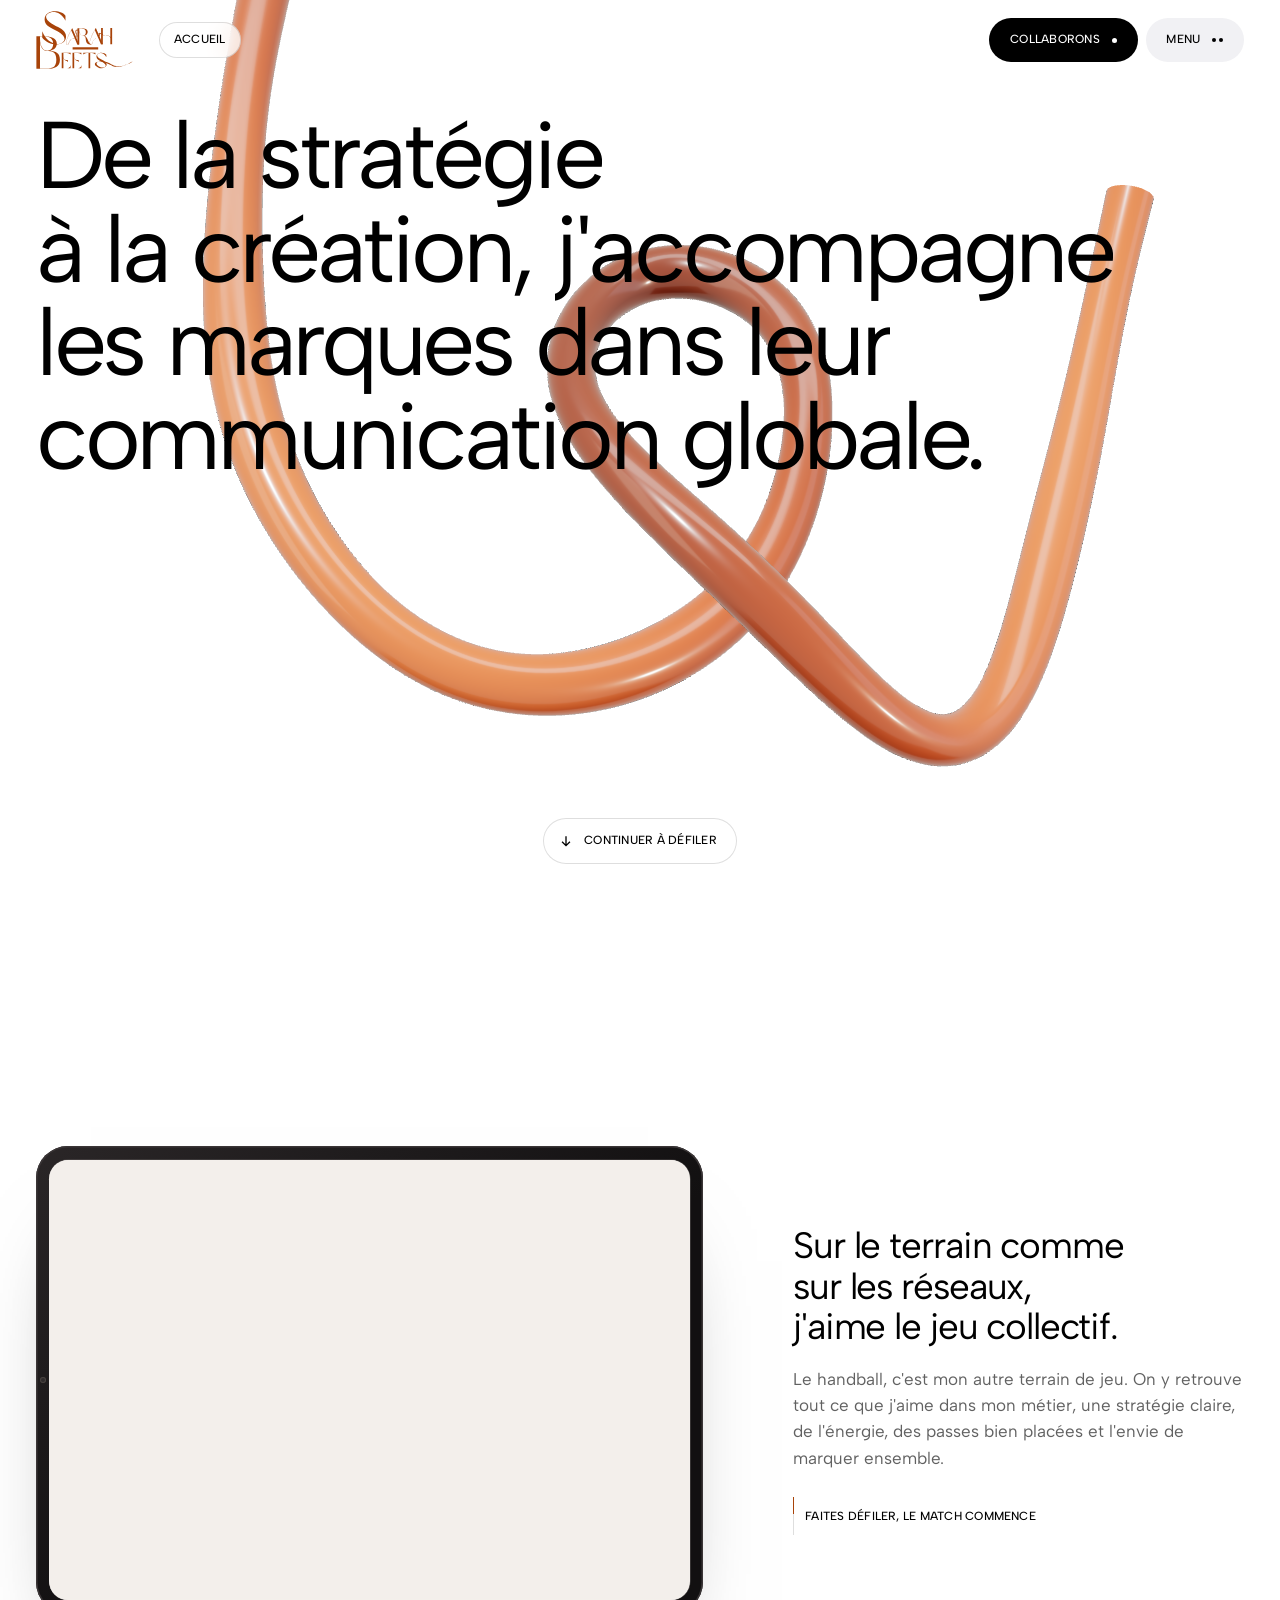
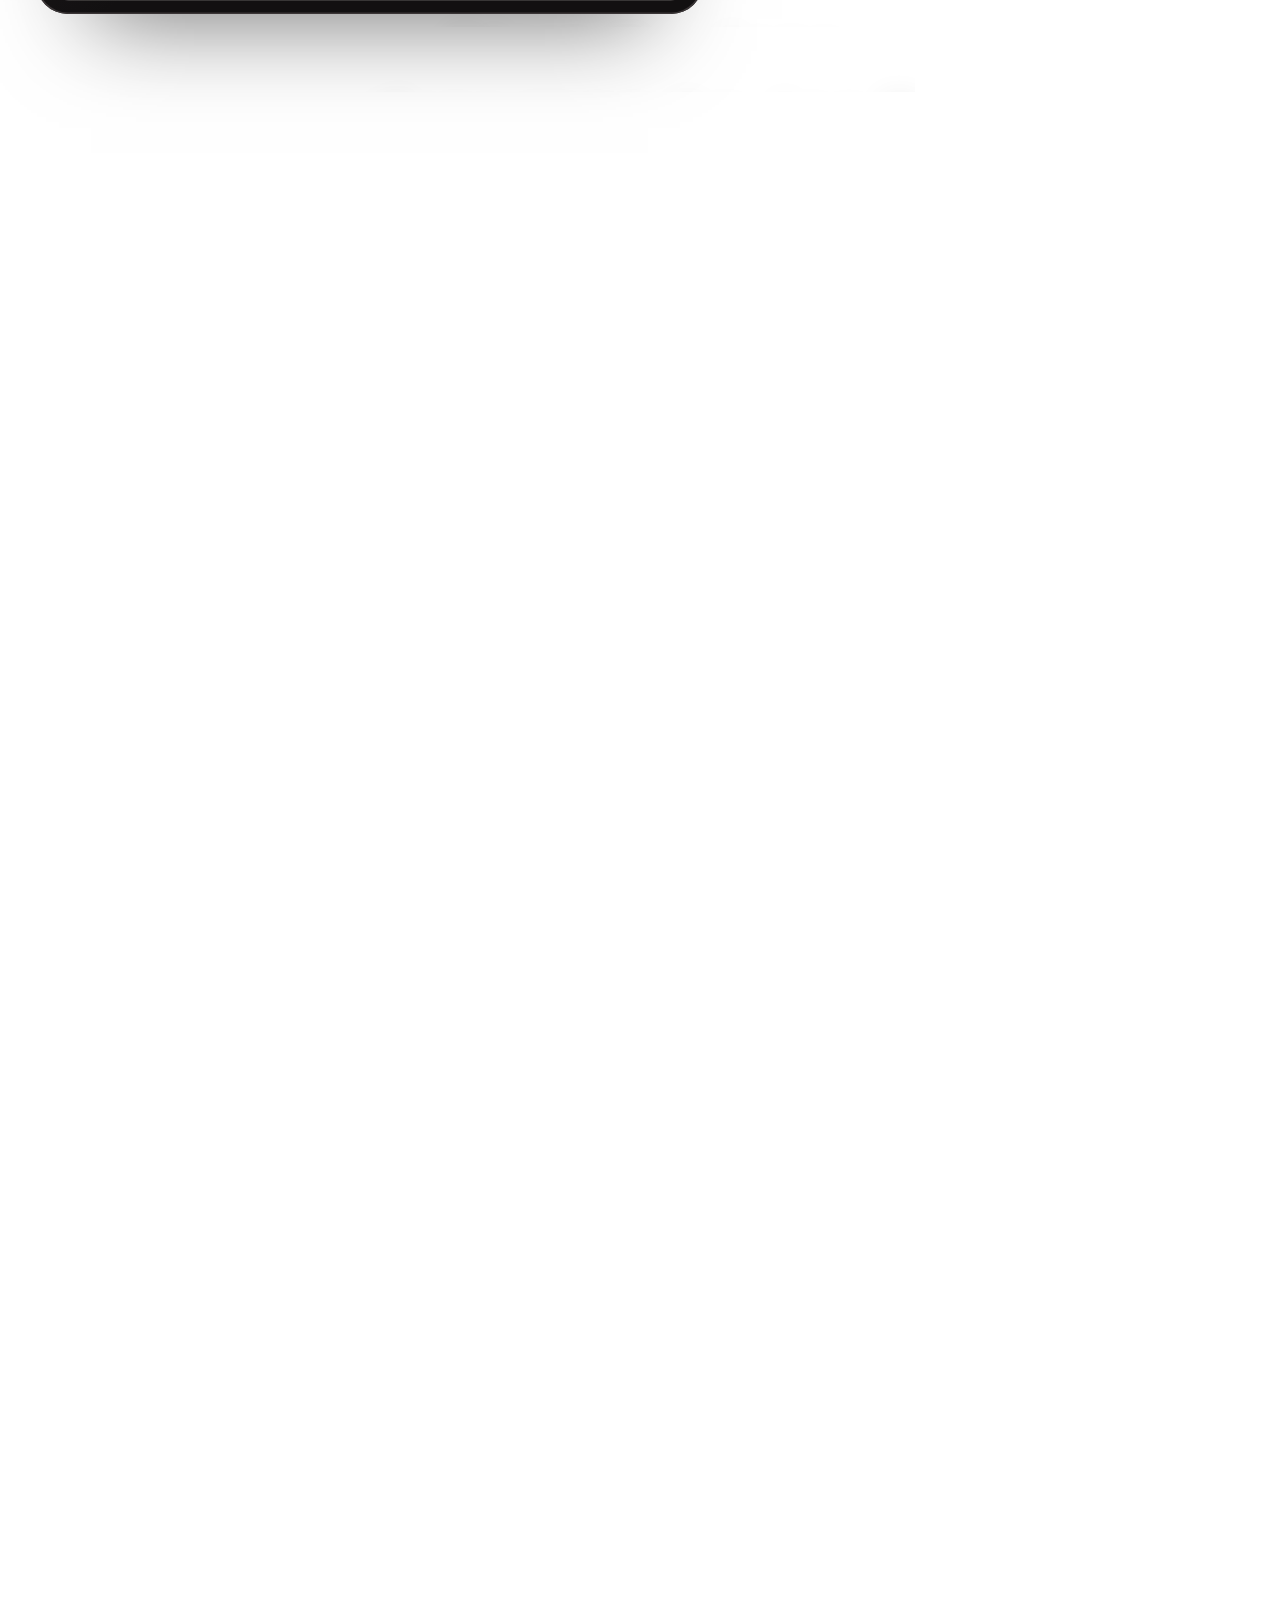
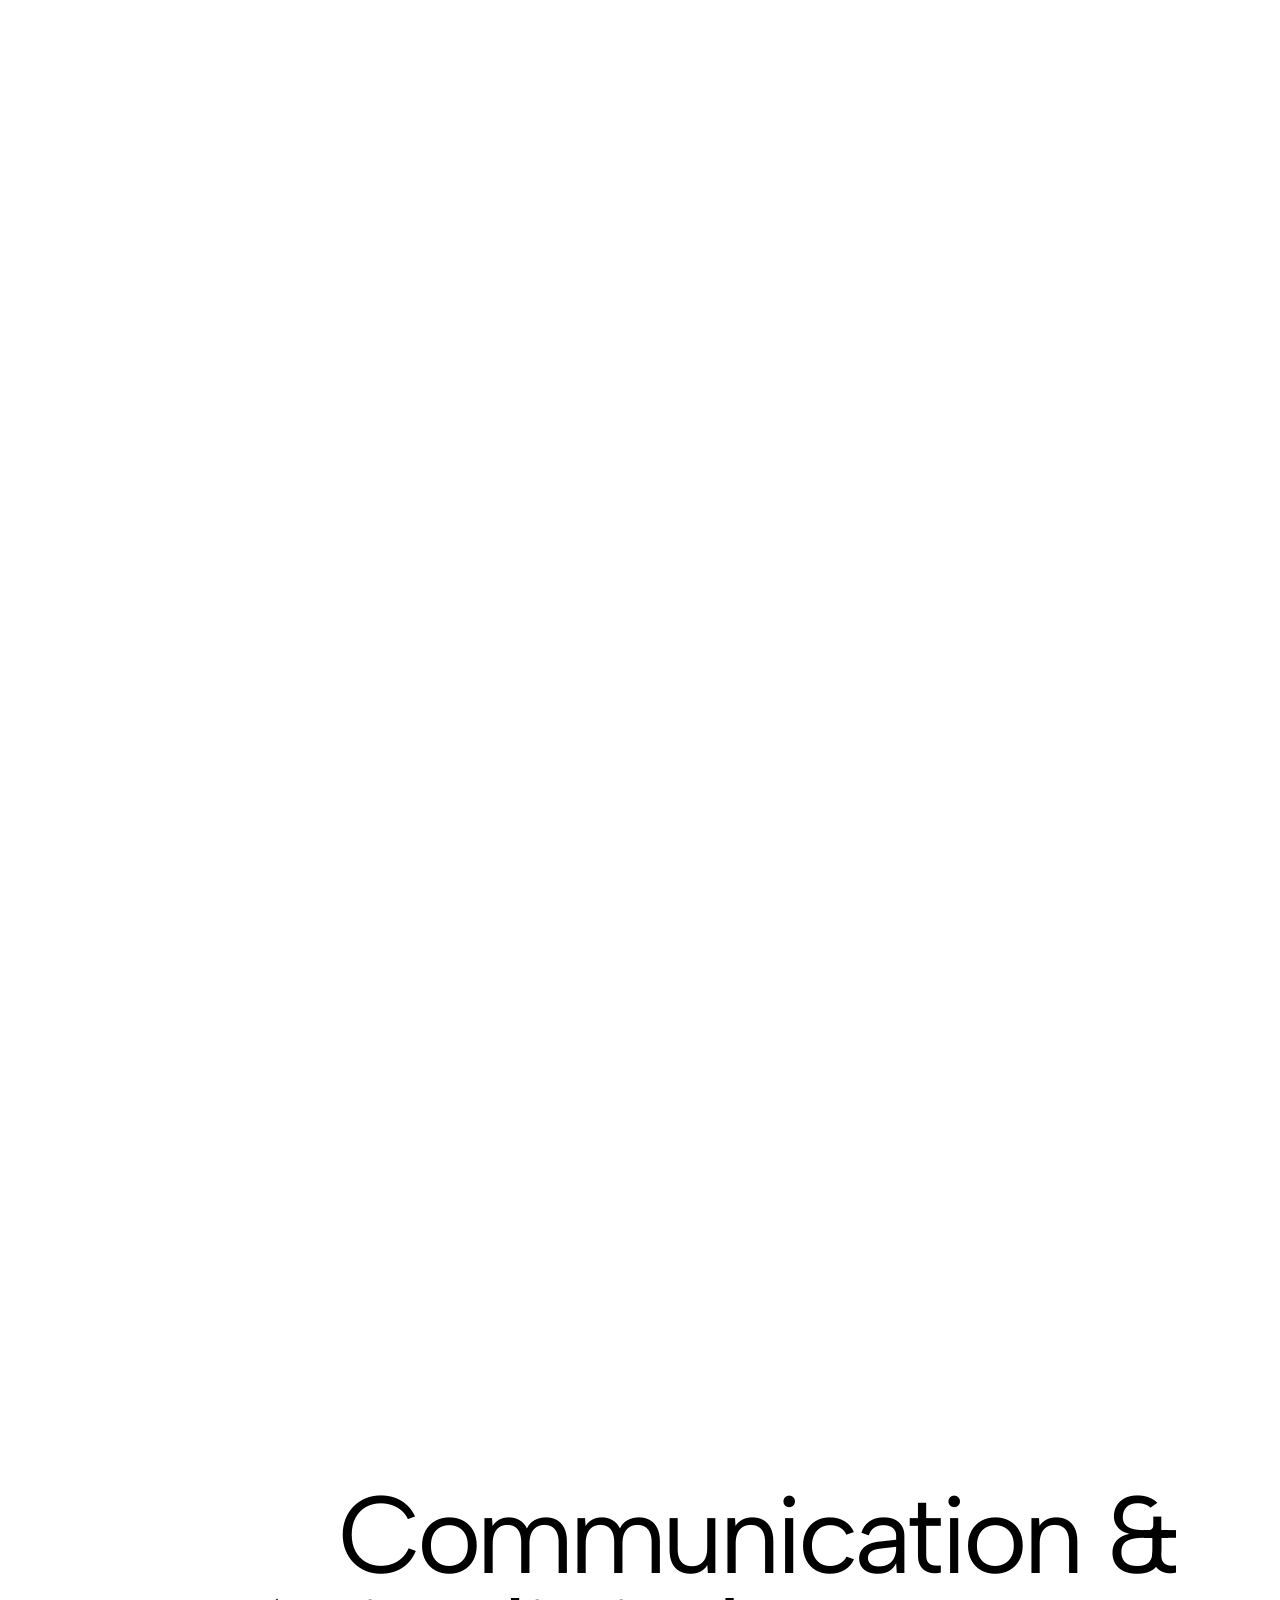
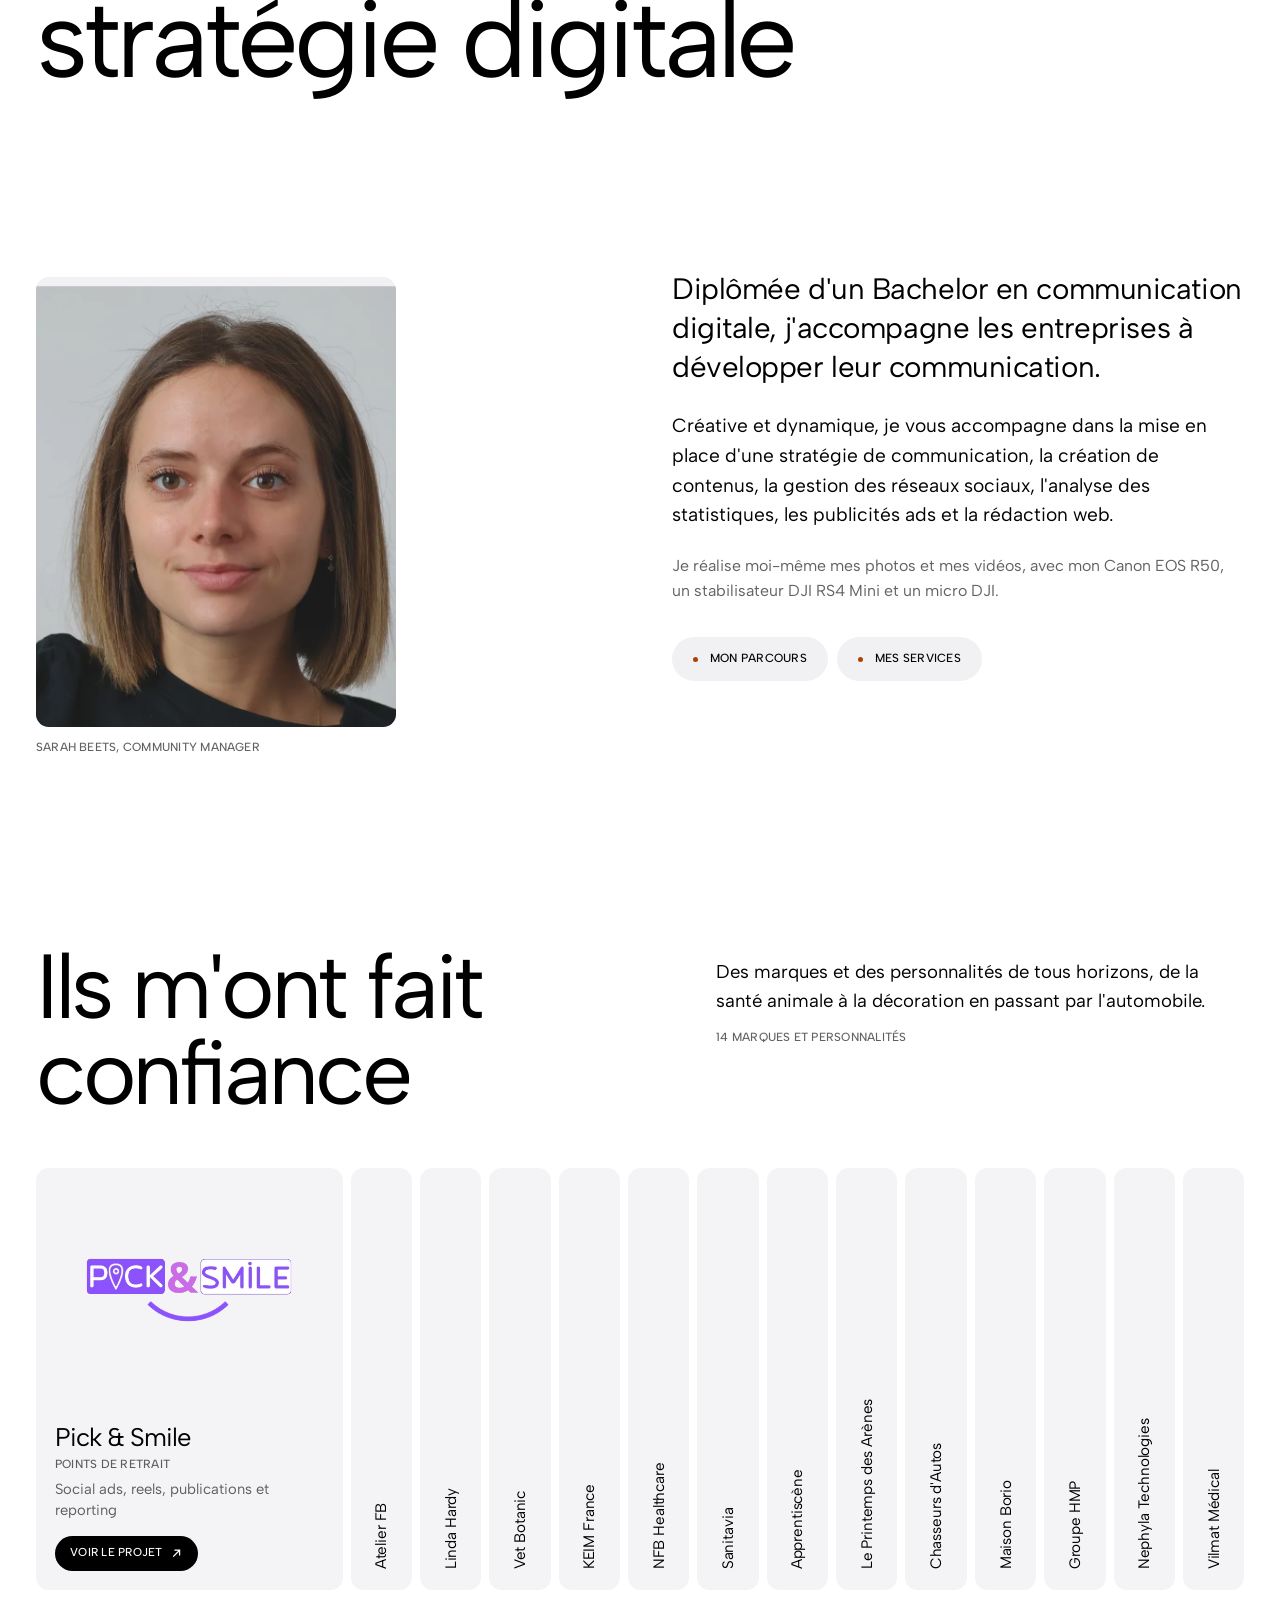
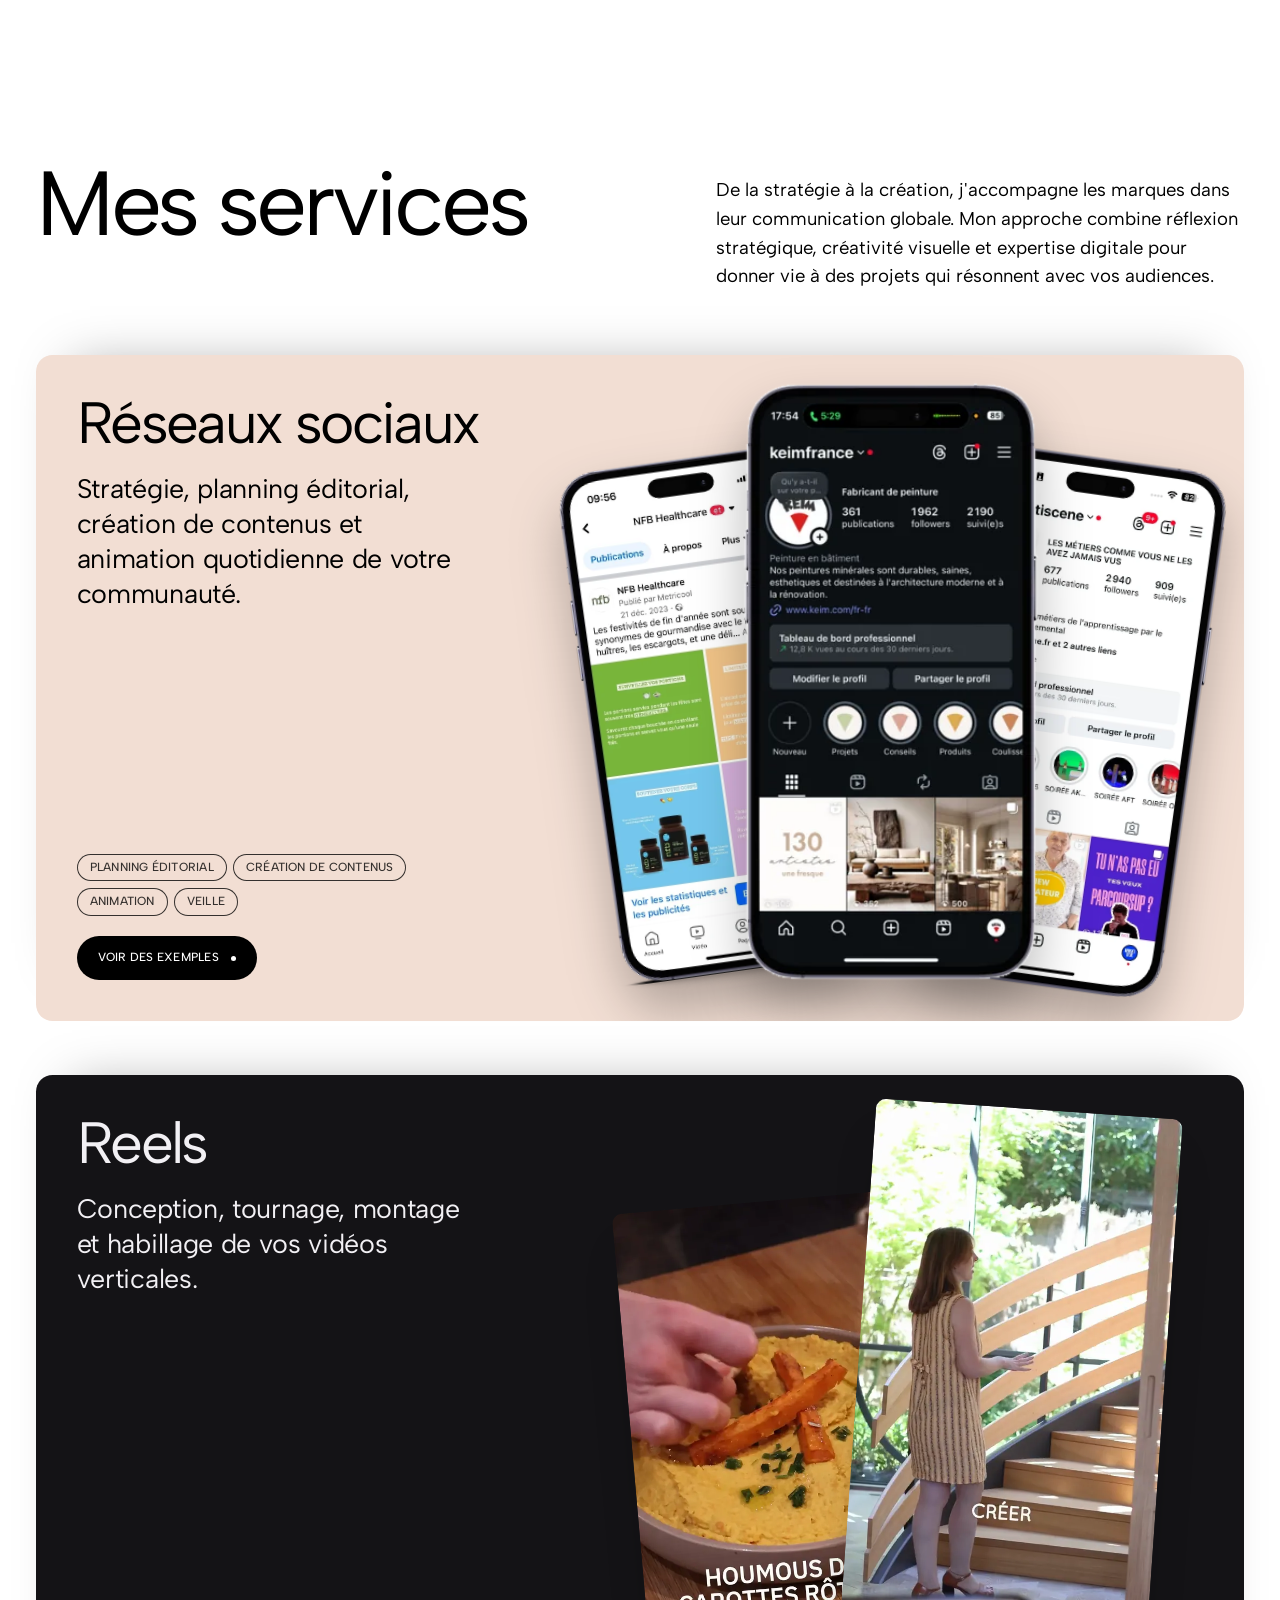
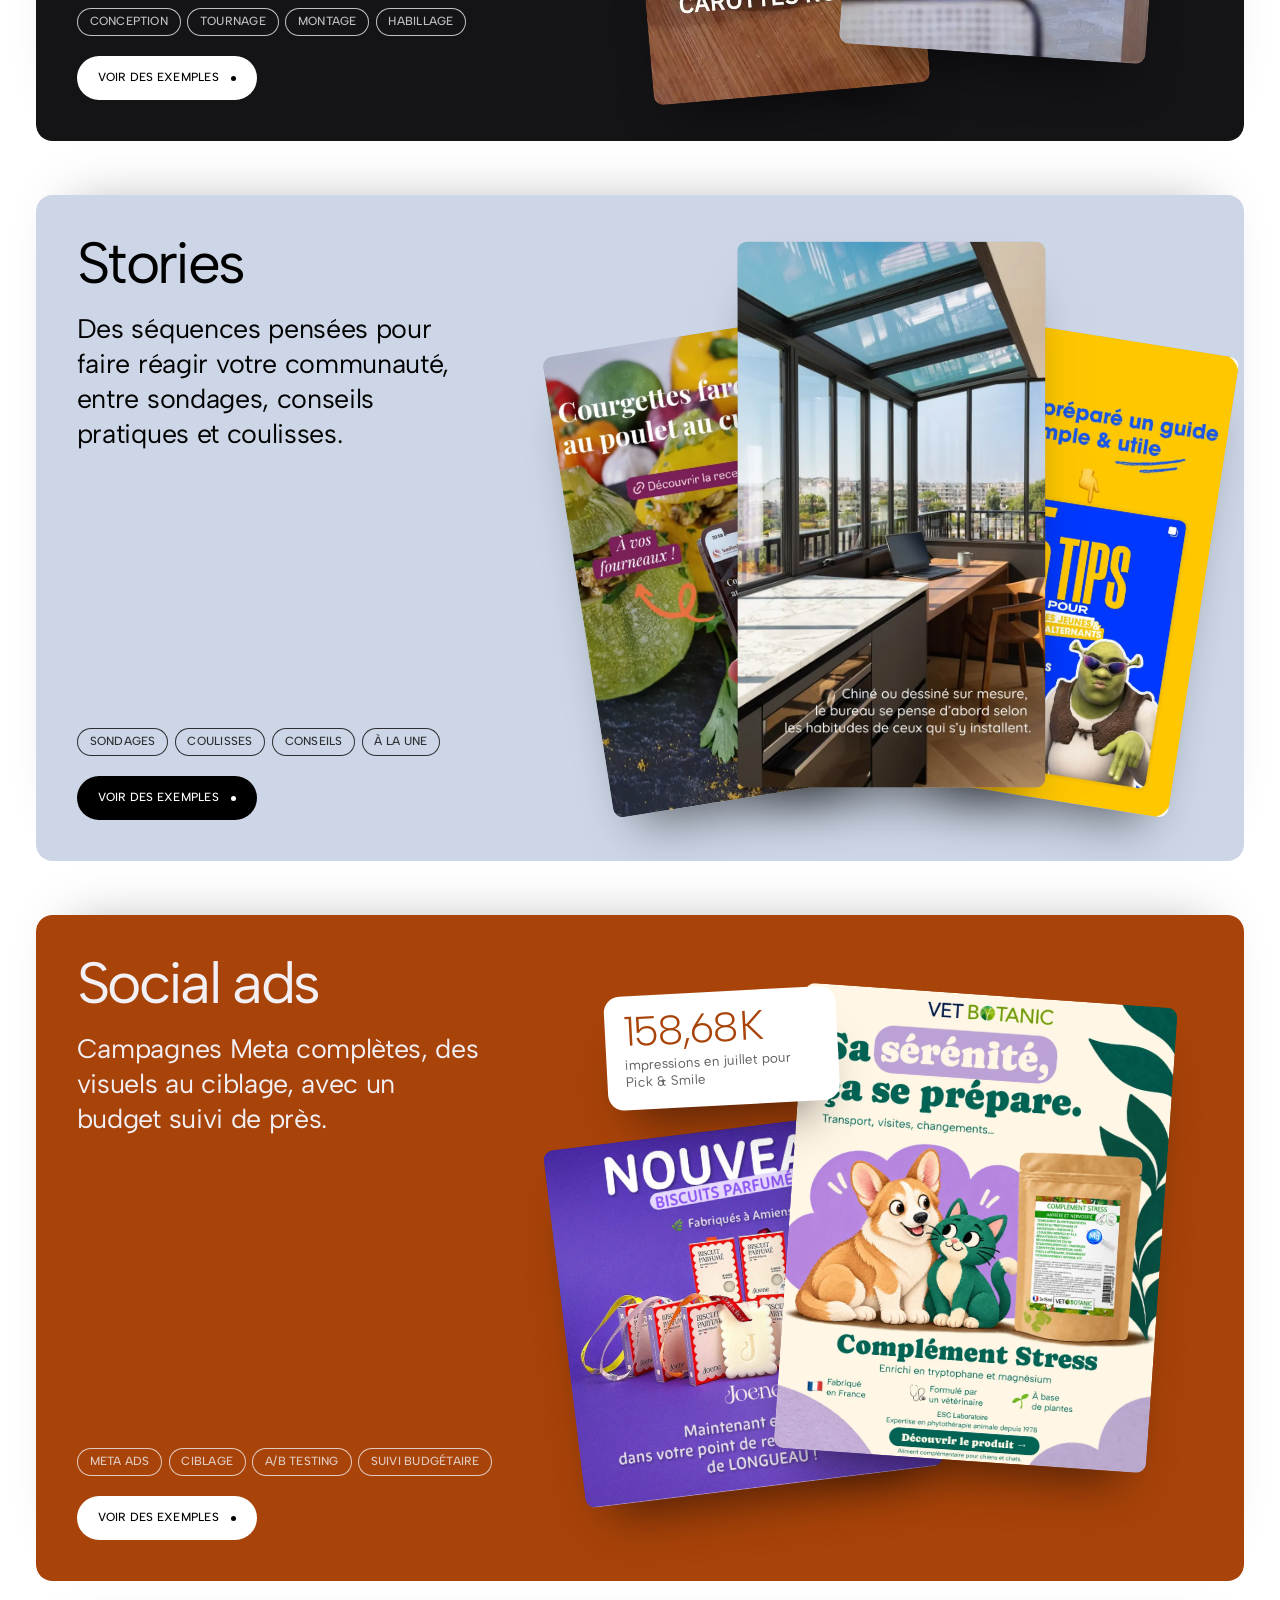
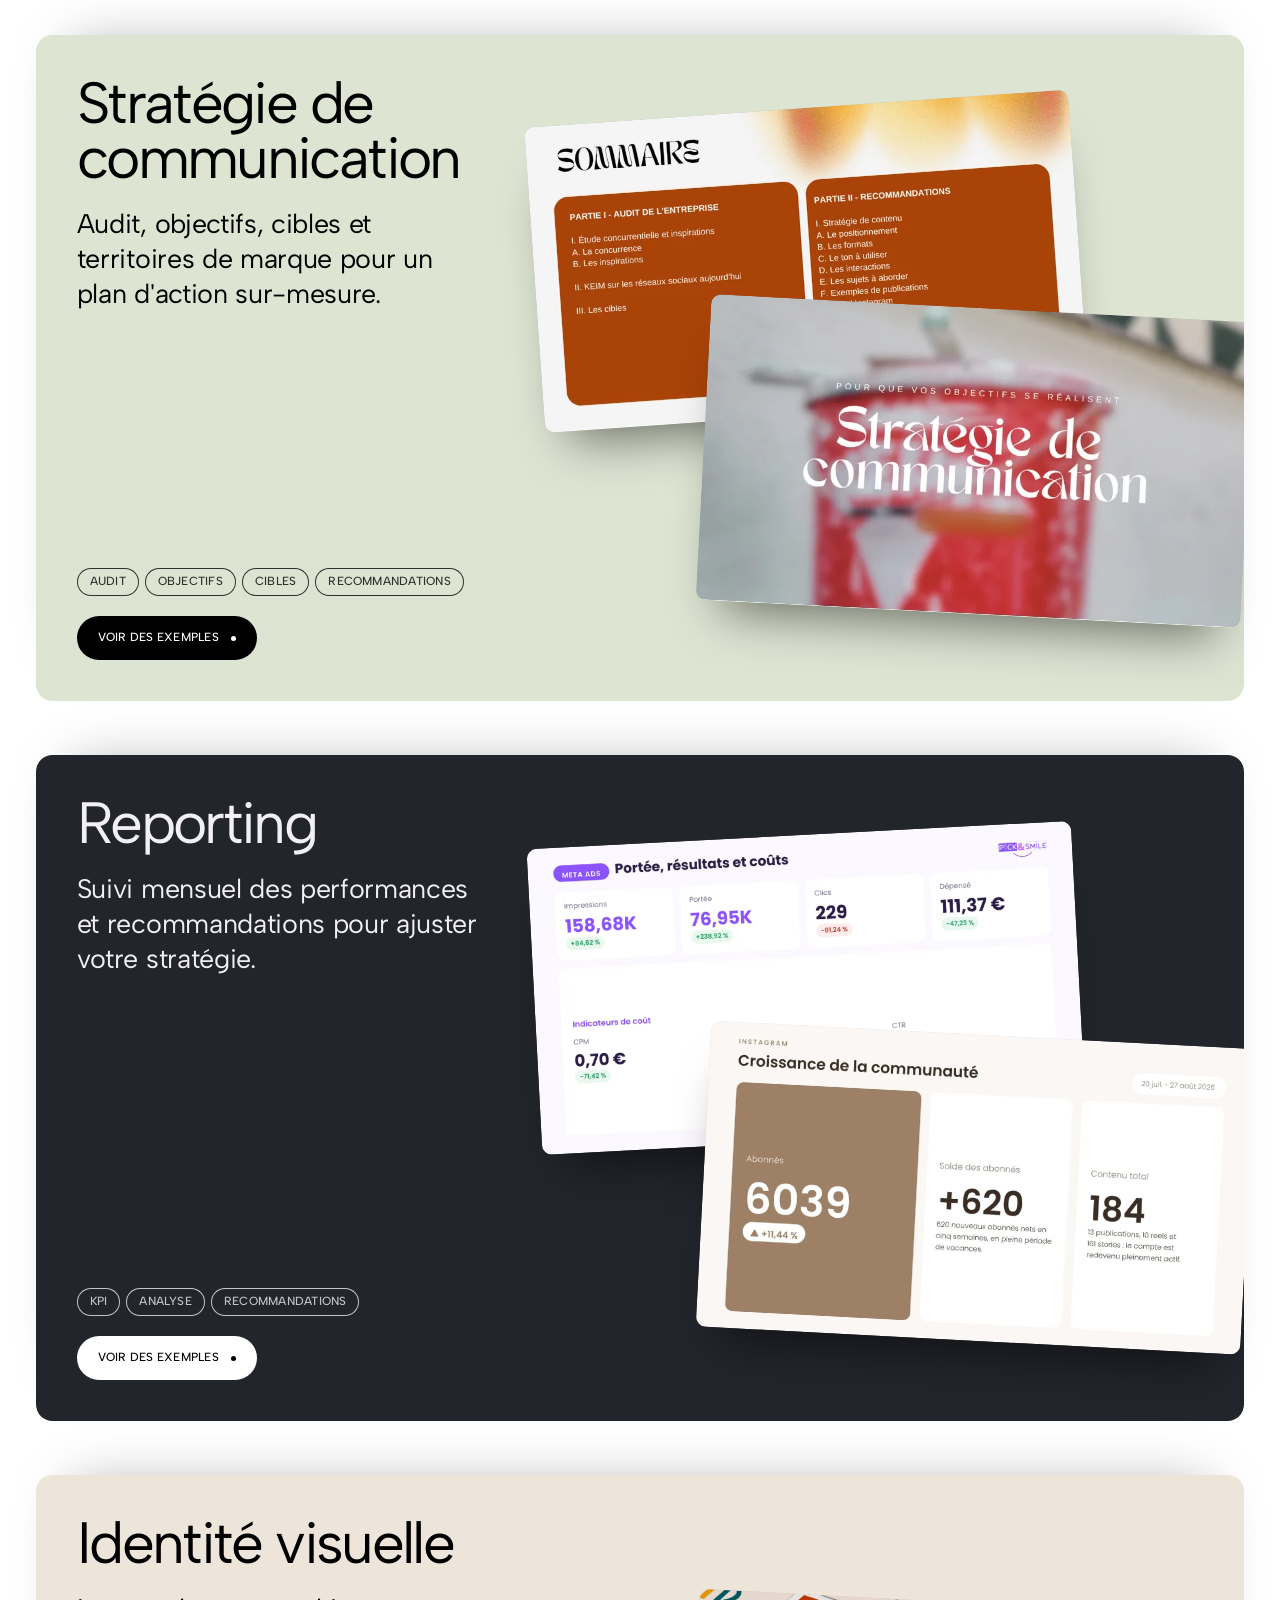
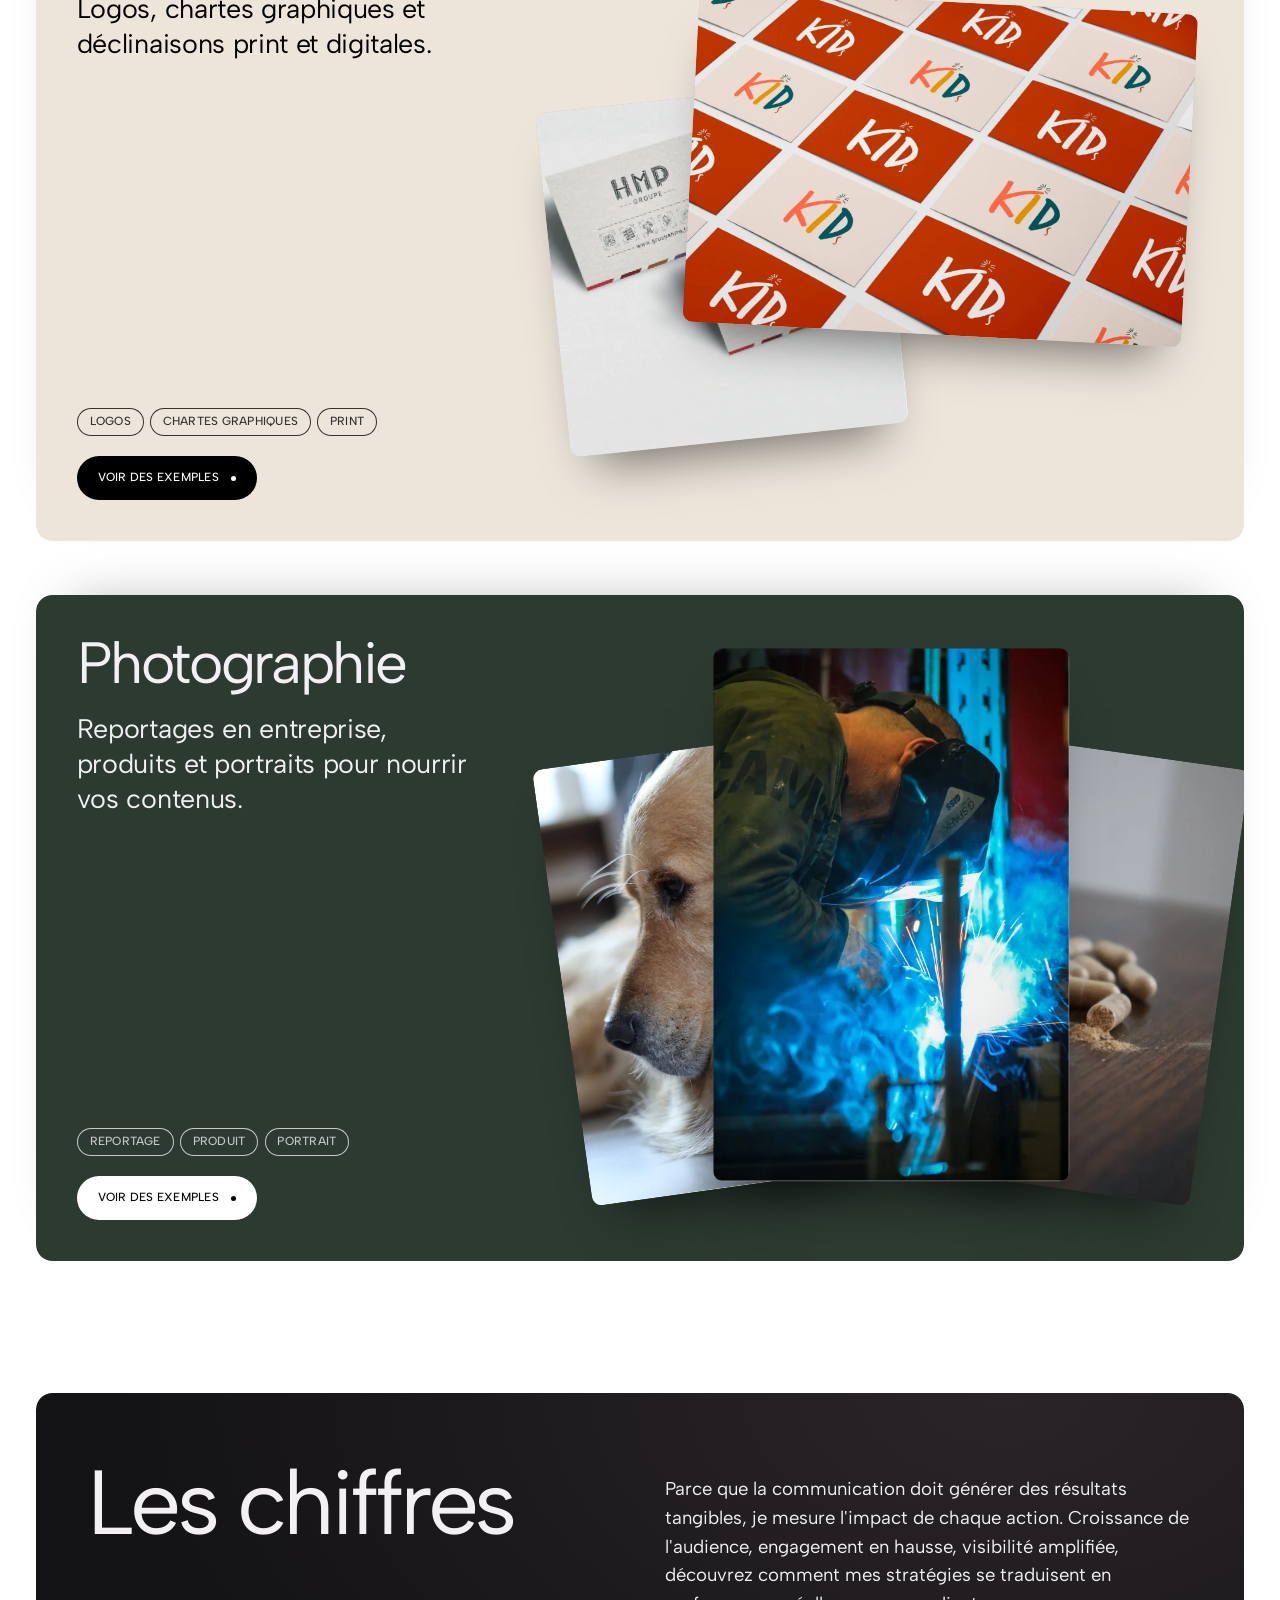
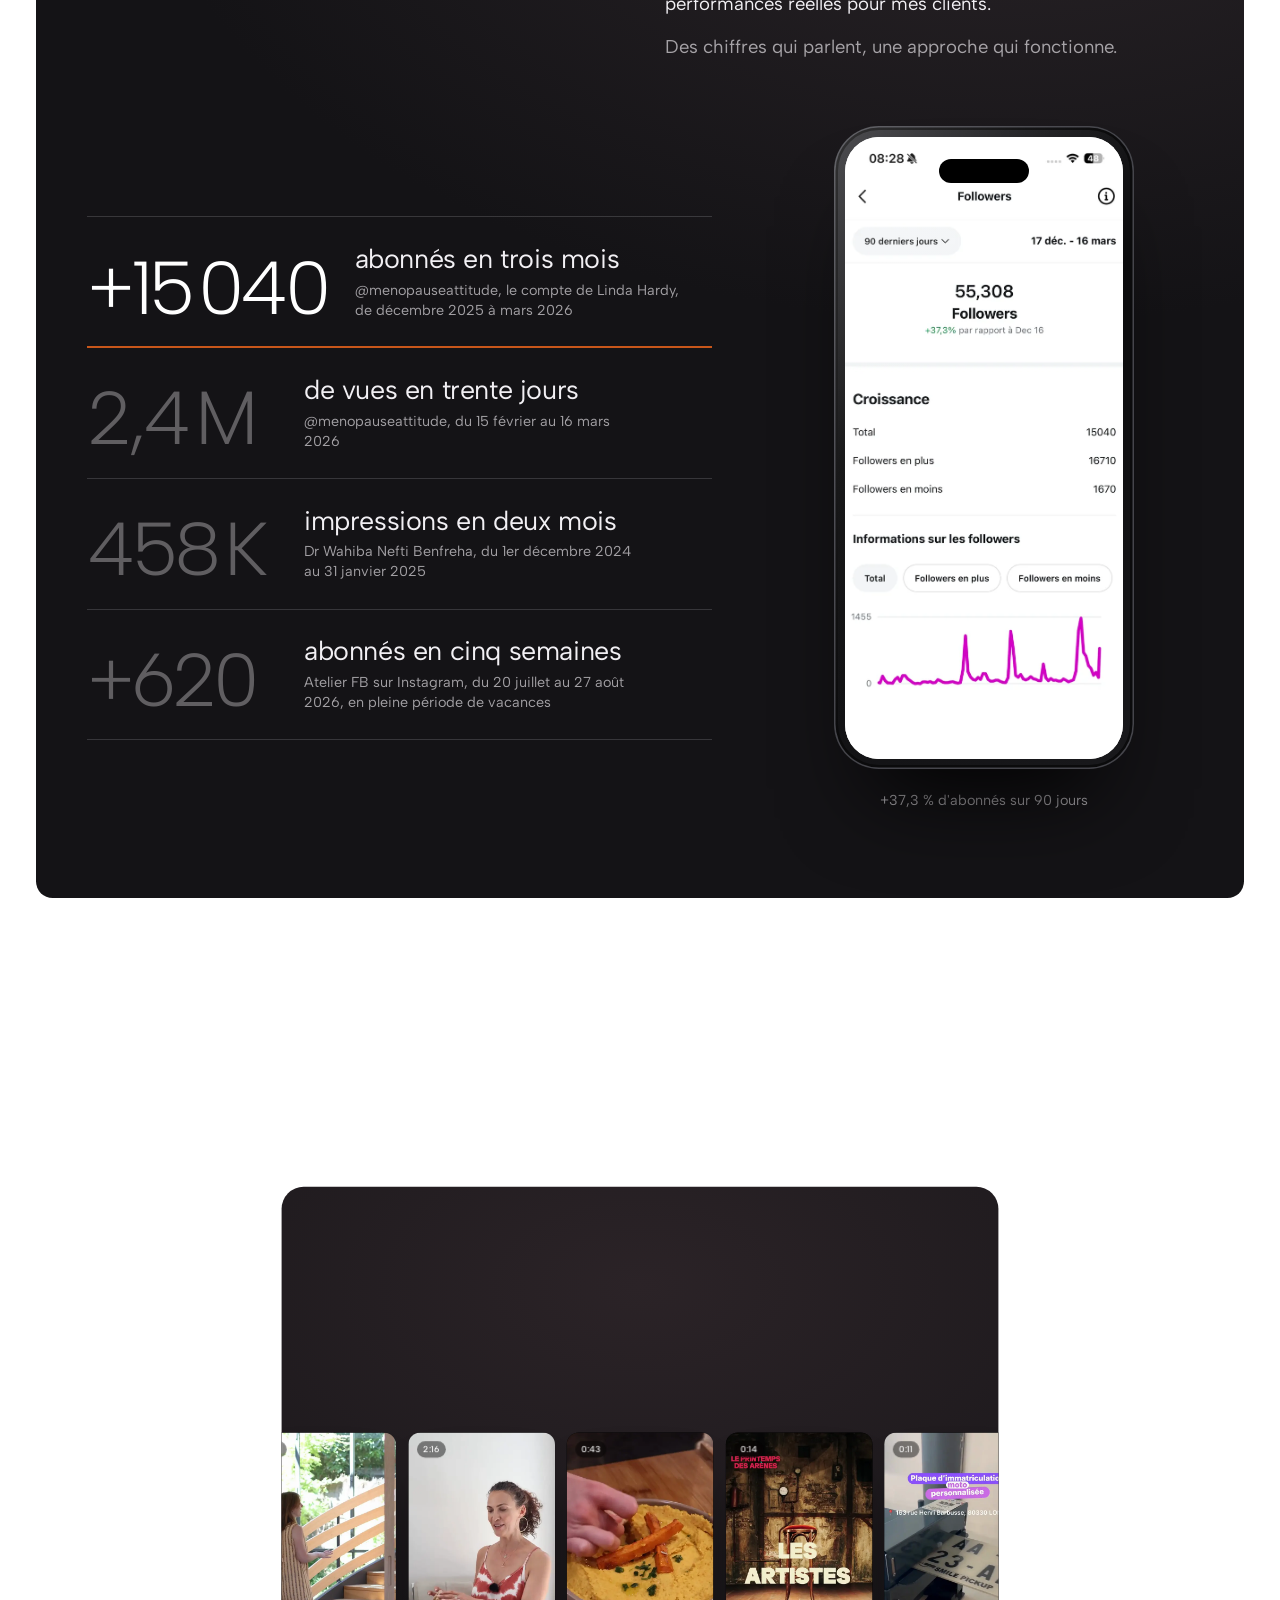
<file: index.html>
<!doctype html>
<html lang="fr">
<head>
<meta charset="utf-8">
<meta name="viewport" content="width=device-width, initial-scale=1, viewport-fit=cover">
<title>Sarah Beets, community manager et stratégie digitale</title>
<meta name="description" content="Sarah Beets, community manager freelance et stratège en communication digitale basée dans le Loiret, à une heure de Paris. Réseaux sociaux, reels, stories, social ads, stratégie et reporting pour les marques et les entreprises.">
<meta name="author" content="Sarah Beets">
<meta name="theme-color" content="#FFFFFF">
<meta property="og:type" content="website">
<meta property="og:locale" content="fr_FR">
<meta property="og:title" content="Sarah Beets, communication et stratégie digitale">
<meta property="og:description" content="Community manager freelance dans le Loiret, à une heure de Paris. Réseaux sociaux, reels, social ads, stratégie et reporting.">
<meta property="og:image" content="assets/img/og.jpg">
<meta name="twitter:card" content="summary_large_image">
<link rel="icon" href="favicon.svg" type="image/svg+xml">
<link rel="apple-touch-icon" href="apple-touch-icon.png">
<link rel="preload" href="assets/fonts/albert-sans.woff2" as="font" type="font/woff2" crossorigin>
<link rel="preload" href="assets/fonts/bebas-neue.woff2" as="font" type="font/woff2" crossorigin>
<link rel="stylesheet" href="assets/css/style.css">
<script type="application/ld+json">{"@context": "https://schema.org", "@type": "ProfessionalService", "name": "Sarah Beets, communication et stratégie digitale", "description": "Sarah Beets, community manager freelance et stratège en communication digitale basée dans le Loiret, à une heure de Paris. Réseaux sociaux, reels, stories, social ads, stratégie et reporting pour les marques et les entreprises.", "email": "beetssarah@gmail.com", "telephone": "+33688040507", "address": {"@type": "PostalAddress", "addressRegion": "Loiret, Centre-Val de Loire", "addressCountry": "FR"}, "founder": {"@type": "Person", "name": "Sarah Beets", "jobTitle": "Community manager", "sameAs": ["https://www.linkedin.com/in/sarah-beets-7a3756194"]}, "areaServed": [{"@type": "AdministrativeArea", "name": "Loiret"}, {"@type": "AdministrativeArea", "name": "Paris et Île-de-France"}, {"@type": "Country", "name": "France"}], "knowsAbout": ["Community management", "Réseaux sociaux", "Reels", "Social ads", "Stratégie de communication", "Identité visuelle", "Photographie"]}</script>
</head>
<body>
<script>(function(d){d.classList.add("js");try{if(sessionStorage.getItem("sb-seen")||matchMedia("(prefers-reduced-motion: reduce)").matches)d.classList.add("no-loader")}catch(e){}})(document.documentElement)</script>
<svg class="sprite" width="0" height="0" aria-hidden="true" focusable="false"><symbol id="sb-logo" viewBox="140.5 42.25 569.5 340.75"><path d="M 313.05 70.7 L 313.05 99.15 C 285.69 43.6 236.38 39.54 211.45 56.88 C 190.31 70.7 192.48 100.5 258.59 131.39 C 288.12 144.12 316.3 159.57 316.3 191.54 C 316.3 206.18 310.34 217.55 300.59 225.41 C 269.7 248.98 207.65 238.15 177.04 198.86 L 177.04 161.2 C 203.59 228.39 264.28 251.96 298.42 223.25 C 316.3 208.34 311.43 180.43 248.3 151.44 C 219.3 138.44 190.85 122.99 190.85 92.1 C 190.85 31.68 289.75 33.04 313.05 70.7"/><path d="M 346.43 154.6 C 338.16 170.46 328.94 188.75 323.24 204.34 C 319.99 212.95 318.09 220.34 317.41 226.12 C 317.14 231.64 318.09 235.8 321.34 236.88 C 322.16 237.15 322.56 237.15 323.24 237.55 C 328.67 237.96 330.84 233.25 333.01 227.07 C 337.48 216.98 342.91 202.87 366.36 200.58 Z M 366.77 201.52 C 343.72 203.67 338.43 217.52 334.09 227.34 C 331.52 234.06 329.21 239.04 323.11 238.77 C 322.29 238.63 321.89 238.63 320.94 237.82 C 317.28 236.21 315.79 232.18 316.46 226.12 C 317.14 220.21 319.04 212.68 322.29 204.07 C 329.48 184.85 341.69 160.38 351.99 143.04 L 352.94 143.04 L 393.2 238.08 L 382.1 238.13 Z M 366.77 201.52"/><path d="M 406.88 144.75 L 394.46 144.75 C 394.11 144.75 393.81 145.04 393.81 145.4 L 393.81 153.03 C 393.81 162.77 396.24 170.38 400.01 176.26 C 403.78 181.73 409.3 185.61 415.5 185.61 L 416.44 185.61 C 425.05 185.07 432.33 178.8 432.33 164.78 C 432.33 149.55 419.94 144.75 406.88 144.75 M 445.39 215.25 C 450.51 226.86 455.49 237.01 464.51 237.01 L 463.94 237.84 C 463.82 238.02 463.61 238.13 463.39 238.13 C 414.88 237.88 445.86 186.54 415.5 186.54 C 408.89 186.54 403.11 183.2 399.06 176.93 C 397.4 174.27 396.12 171.43 395.09 168.11 C 394.87 167.39 393.81 167.54 393.81 168.29 L 393.81 237.43 C 393.81 237.79 393.52 238.08 393.16 238.08 L 383.83 238.08 C 383.47 238.08 383.18 237.79 383.18 237.43 L 383.18 144.33 C 383.18 143.97 383.47 143.68 383.83 143.68 L 406.88 143.68 C 426.67 143.68 442.97 149.55 442.97 164.78 C 442.97 176.8 434.55 183.41 424.11 185.54 C 423.46 185.68 423.38 186.57 424 186.79 C 435.93 191.03 440.37 203.54 445.39 215.25"/><path d="M 484.59 153.63 C 476.32 169.5 467.1 187.78 461.4 203.38 C 458.15 211.98 456.25 219.38 455.57 225.16 C 455.3 230.67 456.25 234.84 459.51 235.91 C 460.32 236.18 460.51 236.52 461.4 236.59 C 466.43 238.14 469 232.29 471.17 226.1 C 475.64 216.02 481.07 201.9 504.53 199.61 Z M 504.93 200.55 C 481.88 202.7 476.59 216.55 472.25 226.37 C 469.68 233.09 467.52 239.66 461.27 237.8 C 460.48 237.56 460.05 237.66 459.1 236.86 C 455.44 235.24 453.95 231.21 454.62 225.16 C 455.3 219.24 457.2 211.71 460.46 203.11 C 467.64 183.88 479.85 159.41 490.15 142.07 L 491.1 142.07 L 531.65 236.99 L 520.26 236.99 Z M 504.93 200.55"/><path d="M 531.65 236.99 L 521.4 236.99 L 521.4 142.1 L 531.71 142.1 L 531.71 173.83 C 531.71 201.39 568.59 176.38 575.51 195.07 L 575.51 142.1 L 586.08 142.1 L 586.08 237.02 L 575.51 237.02 L 575.51 202.33 C 575.51 175.17 538.89 199.78 531.71 181.22 Z M 531.65 236.99"/><path class="sb-logo__line" fill="none" stroke="currentColor" vector-effect="non-scaling-stroke" transform="matrix(0.998115, 0, 0, -0.998115, 375.434079, 197.335125)" d="M 0 0 C 0.96 0.73 2.32 1.99 3.29 3.91 C 3.9 5.12 4.83 7.51 4.12 12.46 C 3.46 17.04 2.3 17.58 -0.82 27.07 C -1.11 27.94 -1.86 30.85 -2.27 34.69 C -2.52 37.16 -2.19 38.4 -1.75 39.53 C -0.44 42.9 2.27 43.26 4.63 43.44 C 7.55 43.66 9.8 42.71 10.71 42.2"/><path class="sb-logo__line" fill="none" stroke="currentColor" vector-effect="non-scaling-stroke" transform="matrix(0.998115, 0, 0, -0.998115, 510.542722, 176.246851)" d="M 0 0 C 0.73 -0.57 0.27 -0.27 1.24 -0.93 C 2.63 -1.87 4.18 -0.52 4.56 -0.21 C 6.06 1.04 6.48 1.48 7.72 2.47 C 8.5 3.1 9.73 3.75 11.66 3.94"/><path class="sb-logo__line" fill="none" stroke="currentColor" vector-effect="non-scaling-stroke" transform="matrix(0.998115, 0, 0, -0.998115, 510.927994, 190.887901)" d="M 0 0 C 0.22 4.85 0.8 8.29 1.39 10.73 C 1.39 10.73 2.12 13.76 1.31 17.22 C 1.2 17.71 0.96 18.54 0.23 18.99 C -0.17 19.24 -0.89 19.48 -1.39 19.15 C -1.91 18.8 -1.92 18.04 -1.93 17.68 C -1.95 16.17 -0.75 14.95 -0.39 14.67"/><path d="M 504.53 267.1 L 354.75 267.1 L 354.75 254.77 L 504.53 254.77 Z M 504.53 267.1"/><path d="M 206.68 276.57 C 194 276.57 182.14 269.29 174.31 256.88 C 169.46 249.6 166.22 240.43 164.06 229.9 L 164.06 378.01 L 204.53 378.01 C 228.8 378.01 259.56 375.85 259.56 327.29 C 259.56 279 230.15 276.57 206.68 276.57 M 189.42 191.6 L 164.06 191.6 L 164.06 209.4 C 164.06 228.02 168.64 244.2 176.47 255.53 C 184.02 267.67 194.54 274.41 206.68 274.41 C 224.76 274.41 241.21 262.27 241.21 232.87 C 241.21 202.12 215.32 191.6 189.42 191.6 M 280.6 327.29 C 280.6 370.72 248.23 379.89 206.68 380.16 L 142.75 380.16 L 142.75 189.71 L 189.42 189.71 C 229.88 189.71 262.26 201.85 262.26 232.87 C 262.26 257.15 244.45 270.64 222.6 275.22 C 256.59 277.65 280.6 288.98 280.6 327.29"/><path d="M 300.98 376.87 L 322.7 376.87 C 333.88 376.87 340.56 371.86 345.18 358.88 L 342.23 377.89 L 291.08 377.89 L 291.08 287.16 L 343 287.16 L 343 297.45 C 333.88 288.71 327.19 288.07 311.52 288.07 L 300.98 288.07 L 300.98 308.88 C 300.98 326.49 309.97 330.09 327.58 330.09 L 327.58 340.24 C 320.12 331.76 304.7 332.53 300.98 317.36 Z M 300.98 376.87"/><path d="M 364.07 376.87 L 385.79 376.87 C 396.97 376.87 403.65 371.86 408.28 358.88 L 405.32 377.89 L 354.18 377.89 L 354.18 287.16 L 406.09 287.16 L 406.09 297.45 C 396.97 288.71 390.29 288.07 374.61 288.07 L 364.07 288.07 L 364.07 308.88 C 364.07 326.49 373.07 330.09 390.67 330.09 L 390.67 340.24 C 383.22 331.76 367.8 332.53 364.07 317.36 Z M 364.07 376.87"/><path d="M 447.86 288.07 C 434.11 288.19 425.75 288.96 417.27 297.06 L 417.27 287.04 L 488.34 287.04 L 488.34 297.06 C 479.6 288.96 471.37 288.19 457.75 288.07 L 457.75 377.89 L 447.86 377.89 Z M 447.86 288.07"/><path d="M 552.2 298.86 L 552.2 312.35 C 539.22 286.01 515.83 284.08 504.01 292.3 C 493.98 298.86 495.01 313 526.37 327.64 C 539.11 333.6 546.98 337.09 551.61 346.52 C 553.89 351.18 553.84 354.75 553.74 356.18 C 553.74 356.18 553.29 364.81 544.14 371.79 C 529.49 382.98 501.69 378.51 487.17 359.88 L 494.75 351.94 C 494.75 359.65 527.95 383.05 544.14 369.43 C 552.62 362.36 551.43 350.91 521.48 337.16 C 507.73 330.99 494.24 323.66 494.24 309.01 C 494.24 280.35 541.15 281 552.2 298.86"/><path d="M 495.29 355.87 C 494.27 350.35 494.98 349.43 495.17 348.52 C 495.3 347.95 495.92 346.41 497.12 344.67 C 497.62 343.95 498.18 343.18 499.29 342.25 C 499.65 341.95 500.28 341.64 501 341.23 C 501.7 340.83 502.32 340.7 503.67 340.36 C 505.86 339.79 507.19 339.86 507.78 339.79 C 508.03 339.75 508.29 339.73 508.54 339.73 C 516.17 339.58 515.05 339.46 517.31 339.54 C 524.04 339.73 529.39 340.6 529.58 340 C 529.79 339.32 524.22 337.15 521.33 337.02 C 520.32 336.97 520.18 336.93 518.02 337.11 C 515.87 337.3 514.93 337.43 513.36 337.58 C 511.59 337.75 509.98 337.95 506.78 338.61 C 505.19 338.94 502.38 339.56 498.77 340.66 C 495.12 341.77 493.3 342.33 491.63 343.34 C 489.85 344.4 487.6 345.75 486.29 348.52 C 485.25 350.69 484.96 352.79 484.99 353.9 C 485.04 356.02 486.37 359.25 487.31 359.76 C 489.25 360.82 496.43 362.05 495.29 355.87"/><path d="M 687.93 350.01 C 668.11 359.54 651.59 363.22 643.55 364.96 C 635.75 366.65 629.74 367.45 624.59 367.89 C 619.99 368.29 616.04 368.62 610.72 368.35 C 607.51 368.19 598.42 367.54 587.6 363.73 C 583.05 362.13 579.95 360.15 574.25 357.41 C 567.73 354.27 567.16 353.62 561.25 350.84 C 556.8 348.73 545.83 343.71 543.37 341.54 C 540.32 338.84 542.68 340.29 543.33 339.55 C 543.72 339.12 550.9 340.36 553.54 341.38 L 571.26 348.47 C 572.8 349.09 574.31 349.8 575.77 350.59 C 579.68 352.71 581.88 353.89 583.59 354.79 C 594.52 360.5 598.79 361.94 600.55 362.5 C 601.36 362.76 603.98 363.57 607.48 364.35 C 609.86 364.88 613.2 365.6 617.19 365.89 C 620.85 366.15 623.85 365.95 627.36 365.58 C 639.75 364.27 650.03 361.68 653.41 360.8 C 661 358.83 664.79 357.85 668.05 356.48 C 681.05 351.06 687.16 347.86 697.79 340.15 L 707.04 338.45 Z M 687.93 350.01"/></symbol></svg>
<a class="skip-link" href="#contenu">Aller au contenu</a>

<div class="loader" id="loader" aria-hidden="true">
  <span class="loader__bar"><i></i></span>
  <span class="loader__count">000</span>
  <span class="loader__name"><svg class="sb-logo" viewBox="0 0 569.5 340.75" aria-hidden="true" focusable="false"><use href="#sb-logo" width="569.5" height="340.75"/></svg></span>
</div>

<header class="site-header" id="top">
  <div class="site-header__start">
    <a class="logo" href="#accueil" aria-label="Sarah Beets, retour en haut de page"><svg class="sb-logo" viewBox="0 0 569.5 340.75" aria-hidden="true" focusable="false"><use href="#sb-logo" width="569.5" height="340.75"/></svg></a>
    <nav class="crumbs crumbs--float" aria-label="Fil d'Ariane">
      <ol>
        <li><a href="#accueil">Accueil</a></li>
        <li class="crumbs__here" aria-current="location" hidden><span class="crumbs__txt"></span></li>
      </ol>
    </nav>
  </div>
  <div class="site-header__actions">
    <a class="pill pill--dark" href="#contact"><span class="pill__label" data-roll>Collaborons</span><i class="pill__dot" aria-hidden="true"></i></a>
    <button class="pill pill--soft menu-btn" type="button" aria-expanded="false" aria-controls="menu"><span class="pill__label menu-btn__open" data-roll>Menu</span><span class="pill__label menu-btn__close">Fermer</span><i class="pill__dots" aria-hidden="true"><b></b><b></b></i></button>
  </div>
</header>

<div class="menu" id="menu" hidden>
  <nav class="menu__card" aria-label="Menu principal" data-lenis-prevent>
    <ul class="menu__links">
      <li><a href="#accueil"><span data-roll>Accueil</span></a></li>
      <li><a href="#a-propos"><span data-roll>À propos</span></a></li>
      <li><a href="#services"><span data-roll>Services</span></a></li>
      <li><a href="#resultats"><span data-roll>Les chiffres</span></a></li>
      <li><a href="#reels"><span data-roll>Reels</span></a></li>
      <li><a href="#realisations"><span data-roll>Réalisations</span></a></li>
      <li><a href="#contact"><span data-roll>Contact</span></a></li>
    </ul>
    <div class="menu__more">
      <p class="label">Savoir-faire</p>
      <ul>
        <li><a href="#stories">Stories</a></li>
        <li><a href="#social-ads">Social ads</a></li>
        <li><a href="#strategie">Stratégie</a></li>
        <li><a href="#reporting">Reporting</a></li>
        <li><a href="#identite-visuelle">Identité visuelle</a></li>
        <li><a href="#photographie">Photographie</a></li>
      </ul>
    </div>
    <div class="menu__contact">
      <p class="label">Écrire ou appeler</p>
      <a href="mailto:beetssarah@gmail.com">beetssarah@gmail.com</a>
      <a href="tel:+33688040507">06 88 04 05 07</a>
    </div>
  </nav>
</div>

<main id="contenu">

<!-- HÉRO -->
<section class="hero" id="accueil" aria-labelledby="t-hero">
  <div class="hero__ribbon" aria-hidden="true">
    <picture class="hero__still">
      <source media="(max-width: 600px), (max-aspect-ratio: 4/5)" srcset="assets/img/hero/ruban-tall.webp">
      <img src="assets/img/hero/ruban-1600.webp" srcset="assets/img/hero/ruban-1000.webp 1000w, assets/img/hero/ruban-1600.webp 1600w, assets/img/hero/ruban-2400.webp 2400w" sizes="100vw" width="2400" height="1500" alt="" loading="lazy" decoding="async">
    </picture>
  </div>
  <h1 class="hero__title" id="t-hero"><span class="sr-only">Sarah Beets, community manager freelance. De la stratégie à la création, j'accompagne les marques dans leur communication globale.</span><span class="hero__lines" aria-hidden="true"><span class="hl"><span>De la stratégie</span></span><br class="hl-br"><span class="hl"><span>à la création,</span></span> <span class="hl"><span>j'accompagne</span></span><br class="hl-br"><span class="hl"><span>les marques</span></span> <span class="hl"><span>dans leur</span></span><br class="hl-br"><span class="hl"><span>communication</span></span> <span class="hl"><span>globale.</span></span></span></h1>
  <a class="hero__down" href="#terrain"><i class="hero__down-arrow" aria-hidden="true"><svg viewBox="0 0 16 16"><path d="M8 2.5v10.5M3.5 8.8 8 13.3l4.5-4.5" fill="none" stroke="currentColor" stroke-width="1.5"/></svg></i><span data-roll>Continuer à défiler</span></a>
</section>

<!-- SUR LE TERRAIN : la séquence handball -->
<section class="match" id="terrain" data-crumb="Sur le terrain" aria-labelledby="t-match">
  <div class="match__pin" data-tone="light">
    <div class="match__intro">
      <div class="match__device" aria-hidden="true">
        <div class="match__screen">
          <picture class="match__still">
            <source media="(max-width: 760px)" srcset="assets/img/terrain/match-tall.webp">
            <img src="assets/img/terrain/match-wide.webp" width="1600" height="1120" alt="" loading="lazy" decoding="async">
          </picture>
        </div>
        <i class="match__cam" aria-hidden="true"></i>
      </div>
      <div class="match__text">
        <h2 class="match__lead" id="t-match">Sur le terrain comme sur les réseaux, j'aime le jeu collectif.</h2>
        <p>Le handball, c'est mon autre terrain de jeu. On y retrouve tout ce que j'aime dans mon métier, une stratégie claire, de l'énergie, des passes bien placées et l'envie de marquer ensemble.</p>
        <p class="match__cue"><i aria-hidden="true"></i>Faites défiler, le match commence</p>
      </div>
    </div>
    <div class="match__stage" aria-hidden="true"></div>
    <div class="match__iris" aria-hidden="true"></div>
    <div class="match__finale">
      <div class="match__photo" aria-hidden="true">
        <img class="match__photo-blur" src="assets/img/terrain/sarah-nb-flou.webp" width="923" height="612" alt="" loading="lazy" decoding="async">
        <img class="match__photo-mid" src="assets/img/terrain/sarah-nb-mi.webp" width="1100" height="729" alt="" loading="lazy" decoding="async">
        <img class="match__photo-sharp" src="assets/img/terrain/sarah-nb.webp" width="1846" height="1224" alt="" loading="lazy" decoding="async">
      </div>
      <div class="match__end">
        <p class="match__kicker">Un projet, une idée, l'envie de faire bouger tes réseaux&nbsp;?</p>
        <h3 class="match__title"><span class="line"><span>Alors, tu viens</span></span><span class="line"><span>dans mon équipe&nbsp;?</span></span></h3>
        <a class="pill pill--white match__cta" href="#contact"><span class="pill__label" data-roll>Faire équipe</span><i class="pill__dot" aria-hidden="true"></i></a>
      </div>
    </div>
  </div>
</section>

<!-- À PROPOS -->
<section class="about" id="a-propos" data-crumb="À propos" aria-labelledby="t-about">
  <div class="wrap">
    <h2 class="statement reveal" id="t-about"><span class="line line--indent"><span>Communication &amp;</span></span><span class="line"><span>stratégie digitale</span></span></h2>
    <div class="about__grid">
      <div class="about__text">
        <p class="lead">Diplômée d'un Bachelor en communication digitale, j'accompagne les entreprises à développer leur communication.</p>
        <p>Créative et dynamique, je vous accompagne dans la mise en place d'une stratégie de communication, la création de contenus, la gestion des réseaux sociaux, l'analyse des statistiques, les publicités ads et la rédaction web.</p>
        <p class="muted">Je réalise moi-même mes photos et mes vidéos, avec mon Canon EOS R50, un stabilisateur DJI RS4 Mini et un micro DJI.</p>
        <div class="actions">
          <a class="pill pill--white" href="#parcours"><i class="pill__dot" aria-hidden="true"></i><span class="pill__label" data-roll>Mon parcours</span></a>
          <a class="pill pill--white" href="#services"><i class="pill__dot" aria-hidden="true"></i><span class="pill__label" data-roll>Mes services</span></a>
        </div>
      </div>
      <figure class="about__portrait">
        <div class="about__portrait-img" data-parallax="-6"><img src="assets/img/apropos/portrait.webp" width="853" height="1066" alt="Portrait de Sarah Beets" loading="lazy" decoding="async"></div>
        <figcaption class="label">Sarah Beets, community manager</figcaption>
      </figure>
    </div>
  </div>
</section>

<!-- CLIENTS -->
<section class="clients" id="clients" data-crumb="Clients" aria-labelledby="t-clients">
  <div class="wrap">
    <div class="head">
      <h2 class="title reveal" id="t-clients"><span class="line"><span>Ils m'ont fait</span></span><span class="line"><span>confiance</span></span></h2>
      <div class="head__aside">
        <p>Des marques et des personnalités de tous horizons, de la santé animale à la décoration en passant par l'automobile.</p>
        <p class="label clients__count">14 marques et personnalités</p>
      </div>
    </div>
    <ul class="logos" data-logos aria-label="Clients" style="--n: 14">
      <li class="logos__item is-open"><a class="logos__strip" href="#pick-and-smile"><span class="logos__spine" aria-hidden="true">Pick &amp; Smile</span><span class="logos__panel"><span class="logos__logo"><img src="assets/img/logos/pick-and-smile.webp" width="416" height="146" alt="" loading="lazy" decoding="async" style="--lw: 245"></span><span class="logos__meta"><span class="logos__name">Pick &amp; Smile</span><span class="label logos__sector">Points de retrait</span><span class="logos__what">Social ads, reels, publications et reporting</span><span class="logos__go" aria-hidden="true">Voir le projet <svg viewBox="0 0 16 16" aria-hidden="true"><path d="M4 12 12 4M5.5 4H12v6.5" fill="none" stroke="currentColor" stroke-width="1.6"/></svg></span></span></span><span class="sr-only">, voir le projet</span></a></li>
<li class="logos__item"><a class="logos__strip" href="#atelier-fb"><span class="logos__spine" aria-hidden="true">Atelier FB</span><span class="logos__panel"><span class="logos__logo"><img src="assets/img/logos/atelier-fb.webp" width="640" height="197" alt="" loading="lazy" decoding="async" style="--lw: 250"></span><span class="logos__meta"><span class="logos__name">Atelier FB</span><span class="label logos__sector">Architecture d&#x27;intérieur</span><span class="logos__what">Reels, stories et reporting</span><span class="logos__go" aria-hidden="true">Voir le projet <svg viewBox="0 0 16 16" aria-hidden="true"><path d="M4 12 12 4M5.5 4H12v6.5" fill="none" stroke="currentColor" stroke-width="1.6"/></svg></span></span></span><span class="sr-only">, voir le projet</span></a></li>
<li class="logos__item"><a class="logos__strip" href="#linda-hardy"><span class="logos__spine" aria-hidden="true">Linda Hardy</span><span class="logos__panel"><span class="logos__logo"><img src="assets/img/logos/linda-hardy.webp" width="379" height="402" alt="" loading="lazy" decoding="async" style="--lw: 183"></span><span class="logos__meta"><span class="logos__name">Linda Hardy</span><span class="label logos__sector">Bien-être et ménopause</span><span class="logos__what">Instagram, reels, carrousels et stories</span><span class="logos__go" aria-hidden="true">Voir le projet <svg viewBox="0 0 16 16" aria-hidden="true"><path d="M4 12 12 4M5.5 4H12v6.5" fill="none" stroke="currentColor" stroke-width="1.6"/></svg></span></span></span><span class="sr-only">, voir le projet</span></a></li>
<li class="logos__item"><a class="logos__strip" href="#vet-botanic"><span class="logos__spine" aria-hidden="true">Vet Botanic</span><span class="logos__panel"><span class="logos__logo"><img src="assets/img/logos/vet-botanic.webp" width="600" height="103" alt="" loading="lazy" decoding="async" style="--lw: 250"></span><span class="logos__meta"><span class="logos__name">Vet Botanic</span><span class="label logos__sector">Santé animale</span><span class="logos__what">Carrousels et publicités Meta</span><span class="logos__go" aria-hidden="true">Voir le projet <svg viewBox="0 0 16 16" aria-hidden="true"><path d="M4 12 12 4M5.5 4H12v6.5" fill="none" stroke="currentColor" stroke-width="1.6"/></svg></span></span></span><span class="sr-only">, voir le projet</span></a></li>
<li class="logos__item"><a class="logos__strip" href="#keim-france"><span class="logos__spine" aria-hidden="true">KEIM France</span><span class="logos__panel"><span class="logos__logo"><img src="assets/img/logos/keim-france.webp" width="389" height="400" alt="" loading="lazy" decoding="async" style="--lw: 123"></span><span class="logos__meta"><span class="logos__name">KEIM France</span><span class="label logos__sector">Peinture minérale</span><span class="logos__what">Stratégie et réseaux sociaux</span><span class="logos__go" aria-hidden="true">Voir le projet <svg viewBox="0 0 16 16" aria-hidden="true"><path d="M4 12 12 4M5.5 4H12v6.5" fill="none" stroke="currentColor" stroke-width="1.6"/></svg></span></span></span><span class="sr-only">, voir le projet</span></a></li>
<li class="logos__item"><a class="logos__strip" href="#nfb-healthcare"><span class="logos__spine" aria-hidden="true">NFB Healthcare</span><span class="logos__panel"><span class="logos__logo"><img src="assets/img/logos/nfb-healthcare.svg" width="514" height="235" alt="" loading="lazy" decoding="async" style="--lw: 171"></span><span class="logos__meta"><span class="logos__name">NFB Healthcare</span><span class="label logos__sector">Compléments alimentaires</span><span class="logos__what">Réseaux sociaux, contenus santé et reporting</span><span class="logos__go" aria-hidden="true">Voir le projet <svg viewBox="0 0 16 16" aria-hidden="true"><path d="M4 12 12 4M5.5 4H12v6.5" fill="none" stroke="currentColor" stroke-width="1.6"/></svg></span></span></span><span class="sr-only">, voir le projet</span></a></li>
<li class="logos__item"><a class="logos__strip" href="#sanitavia"><span class="logos__spine" aria-hidden="true">Sanitavia</span><span class="logos__panel"><span class="logos__logo"><img src="assets/img/logos/sanitavia.webp" width="267" height="265" alt="" loading="lazy" decoding="async" style="--lw: 151"></span><span class="logos__meta"><span class="logos__name">Sanitavia</span><span class="label logos__sector">Nutrition</span><span class="logos__what">Réseaux sociaux, reels, stories et publicités</span><span class="logos__go" aria-hidden="true">Voir le projet <svg viewBox="0 0 16 16" aria-hidden="true"><path d="M4 12 12 4M5.5 4H12v6.5" fill="none" stroke="currentColor" stroke-width="1.6"/></svg></span></span></span><span class="sr-only">, voir le projet</span></a></li>
<li class="logos__item"><a class="logos__strip" href="#apprentiscene"><span class="logos__spine" aria-hidden="true">Apprentiscène</span><span class="logos__panel"><span class="logos__logo"><img src="assets/img/logos/apprentiscene.webp" width="542" height="400" alt="" loading="lazy" decoding="async" style="--lw: 152"></span><span class="logos__meta"><span class="logos__name">Apprentiscène</span><span class="label logos__sector">Alternance et théâtre</span><span class="logos__what">Carrousels, reels et stories</span><span class="logos__go" aria-hidden="true">Voir le projet <svg viewBox="0 0 16 16" aria-hidden="true"><path d="M4 12 12 4M5.5 4H12v6.5" fill="none" stroke="currentColor" stroke-width="1.6"/></svg></span></span></span><span class="sr-only">, voir le projet</span></a></li>
<li class="logos__item"><a class="logos__strip" href="#printemps-des-arenes"><span class="logos__spine" aria-hidden="true">Le Printemps des Arènes</span><span class="logos__panel"><span class="logos__logo"><img src="assets/img/logos/printemps-des-arenes.webp" width="640" height="227" alt="" loading="lazy" decoding="async" style="--lw: 243"></span><span class="logos__meta"><span class="logos__name">Le Printemps des Arènes</span><span class="label logos__sector">Festival</span><span class="logos__what">Les reels et les publications du festival</span><span class="logos__go" aria-hidden="true">Voir le projet <svg viewBox="0 0 16 16" aria-hidden="true"><path d="M4 12 12 4M5.5 4H12v6.5" fill="none" stroke="currentColor" stroke-width="1.6"/></svg></span></span></span><span class="sr-only">, voir le projet</span></a></li>
<li class="logos__item"><a class="logos__strip" href="#chasseurs-dautos"><span class="logos__spine" aria-hidden="true">Chasseurs d&#x27;Autos</span><span class="logos__panel"><span class="logos__logo"><img src="assets/img/logos/chasseurs-dautos.webp" width="247" height="166" alt="" loading="lazy" decoding="async" style="--lw: 177"></span><span class="logos__meta"><span class="logos__name">Chasseurs d&#x27;Autos</span><span class="label logos__sector">Automobile</span><span class="logos__what">Facebook, Instagram et LinkedIn</span><span class="logos__go" aria-hidden="true">Voir le projet <svg viewBox="0 0 16 16" aria-hidden="true"><path d="M4 12 12 4M5.5 4H12v6.5" fill="none" stroke="currentColor" stroke-width="1.6"/></svg></span></span></span><span class="sr-only">, voir le projet</span></a></li>
<li class="logos__item"><div class="logos__strip" tabindex="0"><span class="logos__spine" aria-hidden="true">Maison Borio</span><span class="logos__panel"><span class="logos__logo"><img src="assets/img/logos/maison-borio.webp" width="640" height="214" alt="" loading="lazy" decoding="async" style="--lw: 250"></span><span class="logos__meta"><span class="logos__name">Maison Borio</span><span class="label logos__sector">Matériaux</span><span class="logos__what">Reels</span></span></span></div></li>
<li class="logos__item"><div class="logos__strip" tabindex="0"><span class="logos__spine" aria-hidden="true">Groupe HMP</span><span class="logos__panel"><span class="logos__logo"><img src="assets/img/logos/groupe-hmp.webp" width="355" height="133" alt="" loading="lazy" decoding="async" style="--lw: 218"></span><span class="logos__meta"><span class="logos__name">Groupe HMP</span><span class="label logos__sector">Industrie</span><span class="logos__what">Communication en alternance, photo et print</span></span></span></div></li>
<li class="logos__item"><div class="logos__strip" tabindex="0"><span class="logos__spine" aria-hidden="true">Nephyla Technologies</span><span class="logos__panel"><span class="logos__logo"><img src="assets/img/logos/nephyla-technologies.webp" width="594" height="351" alt="" loading="lazy" decoding="async" style="--lw: 207"></span><span class="logos__meta"><span class="logos__name">Nephyla Technologies</span><span class="label logos__sector">Technologie</span><span class="logos__what">Accompagnement en communication</span></span></span></div></li>
<li class="logos__item"><div class="logos__strip" tabindex="0"><span class="logos__spine" aria-hidden="true">Vilmat Médical</span><span class="logos__panel"><span class="logos__logo"><img src="assets/img/logos/vilmat-medical.webp" width="447" height="238" alt="" loading="lazy" decoding="async" style="--lw: 199"></span><span class="logos__meta"><span class="logos__name">Vilmat Médical</span><span class="label logos__sector">Matériel médical</span><span class="logos__what">Accompagnement en communication</span></span></span></div></li>
    </ul>
  </div>
</section>

<!-- SERVICES -->
<section class="services" id="services" data-crumb="Mes services" aria-labelledby="t-services">
  <div class="wrap">
    <div class="head">
      <h2 class="title reveal" id="t-services"><span class="line"><span>Mes services</span></span></h2>
      <div class="head__aside">
        <p>De la stratégie à la création, j'accompagne les marques dans leur communication globale. Mon approche combine réflexion stratégique, créativité visuelle et expertise digitale pour donner vie à des projets qui résonnent avec vos audiences.</p>
      </div>
    </div>
    <div class="svc-stack">
      <article class="svc-card svc-card--dark" style="--i:0; --card:#F2DED3" aria-labelledby="svc-0">
  <div class="svc-card__inner">
    <div class="svc-card__text">
      <h3 class="svc-card__title" id="svc-0">Réseaux sociaux</h3>
      <p class="svc-card__desc">Stratégie, planning éditorial, création de contenus et animation quotidienne de votre communauté.</p>
      <ul class="svc-card__tags" aria-label="Ce que comprend ce service"><li>Planning éditorial</li><li>Création de contenus</li><li>Animation</li><li>Veille</li></ul>
      <a class="pill svc-card__cta" href="#reseaux-sociaux"><span class="pill__label" data-roll>Voir des exemples</span><i class="pill__dot" aria-hidden="true"></i></a>
    </div>
    <div class="svc-card__media" aria-hidden="true"><span class="svc-m svc-m--phone" style="--x:-25; --y:5; --r:-8deg; --h:80; z-index:1; --ar:480/975"><img src="assets/img/reseaux/phone-nfb.webp" width="480" height="975" alt="" loading="lazy" decoding="async"></span><span class="svc-m svc-m--phone" style="--x:25; --y:5; --r:8deg; --h:80; z-index:1; --ar:464/944"><img src="assets/img/reseaux/phone-apprentiscene.webp" width="464" height="944" alt="" loading="lazy" decoding="async"></span><span class="svc-m svc-m--phone" style="--x:0; --y:-1; --r:0deg; --h:90; z-index:2; --ar:276/557"><img src="assets/img/reseaux/phone-keim.webp" width="276" height="557" alt="" loading="lazy" decoding="async"></span></div>
  </div>
</article>
<article class="svc-card svc-card--light" style="--i:1; --card:#141316" aria-labelledby="svc-1">
  <div class="svc-card__inner">
    <div class="svc-card__text">
      <h3 class="svc-card__title" id="svc-1">Reels</h3>
      <p class="svc-card__desc">Conception, tournage, montage et habillage de vos vidéos verticales.</p>
      <ul class="svc-card__tags" aria-label="Ce que comprend ce service"><li>Conception</li><li>Tournage</li><li>Montage</li><li>Habillage</li></ul>
      <a class="pill svc-card__cta" href="#reels"><span class="pill__label" data-roll>Voir des exemples</span><i class="pill__dot" aria-hidden="true"></i></a>
    </div>
    <div class="svc-card__media" aria-hidden="true"><span class="svc-m svc-m--video" style="--x:-17; --y:6; --r:-5deg; --h:74; z-index:1; --ar:9/16"><img src="assets/video/recette-carottes.webp" width="540" height="960" alt="" loading="lazy" decoding="async"><video muted playsinline loop preload="none" data-src="assets/video/recette-carottes.mp4" aria-hidden="true" tabindex="-1"></video></span><span class="svc-m svc-m--video" style="--x:17; --y:-4; --r:4deg; --h:82; z-index:2; --ar:9/16"><img src="assets/video/atelierfb-escalier.webp" width="540" height="960" alt="" loading="lazy" decoding="async"><video muted playsinline loop preload="none" data-src="assets/video/atelierfb-escalier.mp4" aria-hidden="true" tabindex="-1"></video></span></div>
  </div>
</article>
<article class="svc-card svc-card--dark" style="--i:2; --card:#CCD6E6" aria-labelledby="svc-2">
  <div class="svc-card__inner">
    <div class="svc-card__text">
      <h3 class="svc-card__title" id="svc-2">Stories</h3>
      <p class="svc-card__desc">Des séquences pensées pour faire réagir votre communauté, entre sondages, conseils pratiques et coulisses.</p>
      <ul class="svc-card__tags" aria-label="Ce que comprend ce service"><li>Sondages</li><li>Coulisses</li><li>Conseils</li><li>À la une</li></ul>
      <a class="pill svc-card__cta" href="#stories"><span class="pill__label" data-roll>Voir des exemples</span><i class="pill__dot" aria-hidden="true"></i></a>
    </div>
    <div class="svc-card__media" aria-hidden="true"><span class="svc-m svc-m--img" style="--x:-26; --y:6; --r:-9deg; --h:70; z-index:1; --ar:720/1280"><img src="assets/img/stories/sanitavia-3.webp" width="720" height="1280" alt="" loading="lazy" decoding="async"></span><span class="svc-m svc-m--img" style="--x:26; --y:6; --r:9deg; --h:70; z-index:1; --ar:720/1280"><img src="assets/img/stories/apprentiscene-1.webp" width="720" height="1280" alt="" loading="lazy" decoding="async"></span><span class="svc-m svc-m--img" style="--x:0; --y:-2; --r:0deg; --h:82; z-index:2; --ar:720/1280"><img src="assets/img/stories/atelierfb-2.webp" width="720" height="1280" alt="" loading="lazy" decoding="async"></span></div>
  </div>
</article>
<article class="svc-card svc-card--light" style="--i:3; --card:#A84309" aria-labelledby="svc-3">
  <div class="svc-card__inner">
    <div class="svc-card__text">
      <h3 class="svc-card__title" id="svc-3">Social ads</h3>
      <p class="svc-card__desc">Campagnes Meta complètes, des visuels au ciblage, avec un budget suivi de près.</p>
      <ul class="svc-card__tags" aria-label="Ce que comprend ce service"><li>Meta ads</li><li>Ciblage</li><li>A/B testing</li><li>Suivi budgétaire</li></ul>
      <a class="pill svc-card__cta" href="#social-ads"><span class="pill__label" data-roll>Voir des exemples</span><i class="pill__dot" aria-hidden="true"></i></a>
    </div>
    <div class="svc-card__media" aria-hidden="true"><span class="svc-m svc-m--img" style="--x:-21; --y:9; --r:-7deg; --h:54; z-index:1; --ar:900/900"><img src="assets/img/picksmile/biscuits.webp" width="900" height="900" alt="" loading="lazy" decoding="async"></span><span class="svc-m svc-m--img" style="--x:12; --y:-3; --r:4deg; --h:70; z-index:2; --ar:960/1200"><img src="assets/img/ads/vetbotanic-feed.webp" width="960" height="1200" alt="" loading="lazy" decoding="async"></span><span class="svc-m svc-m--kpi" style="--x:-24; --y:-30; --r:-3deg; --h:0; z-index:3"><strong>158,68&#8239;K</strong><span>impressions en juillet pour Pick &amp; Smile</span></span></div>
  </div>
</article>
<article class="svc-card svc-card--dark" style="--i:4; --card:#DDE4D2" aria-labelledby="svc-4">
  <div class="svc-card__inner">
    <div class="svc-card__text">
      <h3 class="svc-card__title" id="svc-4">Stratégie de communication</h3>
      <p class="svc-card__desc">Audit, objectifs, cibles et territoires de marque pour un plan d&#x27;action sur-mesure.</p>
      <ul class="svc-card__tags" aria-label="Ce que comprend ce service"><li>Audit</li><li>Objectifs</li><li>Cibles</li><li>Recommandations</li></ul>
      <a class="pill svc-card__cta" href="#strategie"><span class="pill__label" data-roll>Voir des exemples</span><i class="pill__dot" aria-hidden="true"></i></a>
    </div>
    <div class="svc-card__media" aria-hidden="true"><span class="svc-m svc-m--img" style="--x:-12; --y:-16; --r:-4deg; --h:46; z-index:1; --ar:896/504"><img src="assets/img/strategie/s-3.webp" width="896" height="504" alt="" loading="lazy" decoding="async"></span><span class="svc-m svc-m--img" style="--x:12; --y:14; --r:3deg; --h:46; z-index:2; --ar:896/504"><img src="assets/img/strategie/s-1.webp" width="896" height="504" alt="" loading="lazy" decoding="async"></span></div>
  </div>
</article>
<article class="svc-card svc-card--light" style="--i:5; --card:#22252C" aria-labelledby="svc-5">
  <div class="svc-card__inner">
    <div class="svc-card__text">
      <h3 class="svc-card__title" id="svc-5">Reporting</h3>
      <p class="svc-card__desc">Suivi mensuel des performances et recommandations pour ajuster votre stratégie.</p>
      <ul class="svc-card__tags" aria-label="Ce que comprend ce service"><li>KPI</li><li>Analyse</li><li>Recommandations</li></ul>
      <a class="pill svc-card__cta" href="#reporting"><span class="pill__label" data-roll>Voir des exemples</span><i class="pill__dot" aria-hidden="true"></i></a>
    </div>
    <div class="svc-card__media" aria-hidden="true"><span class="svc-m svc-m--img" style="--x:-12; --y:-15; --r:-3deg; --h:46; z-index:1; --ar:1600/900"><img src="assets/img/reporting/picksmile-3.webp" width="1600" height="900" alt="" loading="lazy" decoding="async"></span><span class="svc-m svc-m--img" style="--x:12; --y:15; --r:3deg; --h:46; z-index:2; --ar:1600/900"><img src="assets/img/reporting/atelierfb-3.webp" width="1600" height="900" alt="" loading="lazy" decoding="async"></span></div>
  </div>
</article>
<article class="svc-card svc-card--dark" style="--i:6; --card:#EDE5DA" aria-labelledby="svc-6">
  <div class="svc-card__inner">
    <div class="svc-card__text">
      <h3 class="svc-card__title" id="svc-6">Identité visuelle</h3>
      <p class="svc-card__desc">Logos, chartes graphiques et déclinaisons print et digitales.</p>
      <ul class="svc-card__tags" aria-label="Ce que comprend ce service"><li>Logos</li><li>Chartes graphiques</li><li>Print</li></ul>
      <a class="pill svc-card__cta" href="#identite-visuelle"><span class="pill__label" data-roll>Voir des exemples</span><i class="pill__dot" aria-hidden="true"></i></a>
    </div>
    <div class="svc-card__media" aria-hidden="true"><span class="svc-m svc-m--img" style="--x:-24; --y:9; --r:-6deg; --h:52; z-index:1; --ar:703/717"><img src="assets/img/identite/hmp-cartes.webp" width="703" height="717" alt="" loading="lazy" decoding="async"></span><span class="svc-m svc-m--img" style="--x:7; --y:-6; --r:3deg; --h:50; z-index:2; --ar:1400/934"><img src="assets/img/identite/kid-cartes.webp" width="1400" height="934" alt="" loading="lazy" decoding="async"></span></div>
  </div>
</article>
<article class="svc-card svc-card--light" style="--i:7; --card:#2C3A31" aria-labelledby="svc-7">
  <div class="svc-card__inner">
    <div class="svc-card__text">
      <h3 class="svc-card__title" id="svc-7">Photographie</h3>
      <p class="svc-card__desc">Reportages en entreprise, produits et portraits pour nourrir vos contenus.</p>
      <ul class="svc-card__tags" aria-label="Ce que comprend ce service"><li>Reportage</li><li>Produit</li><li>Portrait</li></ul>
      <a class="pill svc-card__cta" href="#photographie"><span class="pill__label" data-roll>Voir des exemples</span><i class="pill__dot" aria-hidden="true"></i></a>
    </div>
    <div class="svc-card__media" aria-hidden="true"><span class="svc-m svc-m--img" style="--x:-26; --y:6; --r:-8deg; --h:66; z-index:1; --ar:563/844"><img src="assets/img/photo/chien.webp" width="563" height="844" alt="" loading="lazy" decoding="async"></span><span class="svc-m svc-m--img" style="--x:26; --y:6; --r:8deg; --h:66; z-index:1; --ar:700/1050"><img src="assets/img/photo/gelules.webp" width="700" height="1050" alt="" loading="lazy" decoding="async"></span><span class="svc-m svc-m--img" style="--x:0; --y:-2; --r:0deg; --h:80; z-index:2; --ar:563/844"><img src="assets/img/photo/soudure.webp" width="563" height="844" alt="" loading="lazy" decoding="async"></span></div>
  </div>
</article>
    </div>
  </div>
</section>

<!-- CHIFFRES -->
<section class="numbers" id="resultats" data-crumb="Les chiffres" aria-labelledby="t-numbers">
  <div class="wrap">
    <div class="numbers__panel" data-tone="dark">
      <div class="head head--dark">
        <h2 class="title reveal" id="t-numbers"><span class="line"><span>Les chiffres</span></span></h2>
        <div class="head__aside">
          <p>Parce que la communication doit générer des résultats tangibles, je mesure l'impact de chaque action. Croissance de l'audience, engagement en hausse, visibilité amplifiée, découvrez comment mes stratégies se traduisent en performances réelles pour mes clients.</p>
          <p class="muted">Des chiffres qui parlent, une approche qui fonctionne.</p>
        </div>
      </div>
      <div class="numbers__grid" data-proofs>
        <div class="stats" role="tablist" aria-label="Choisir un résultat pour voir sa preuve">
          <button class="stat is-on" type="button" role="tab" id="stat-0" aria-selected="true" aria-controls="proof-0" data-i="0">
            <span class="stat__num" data-count="15040" data-prefix="+">+15&#8239;040</span>
            <span class="stat__what">abonnés en trois mois</span>
            <span class="stat__who">@menopauseattitude, le compte de Linda Hardy, de décembre 2025 à mars 2026</span>
            <i class="stat__bar" aria-hidden="true"></i>
          </button>
          <button class="stat" type="button" role="tab" id="stat-1" aria-selected="false" aria-controls="proof-1" data-i="1" tabindex="-1">
            <span class="stat__num" data-count="2.4" data-decimals="1" data-suffix="&#8239;M">2,4&#8239;M</span>
            <span class="stat__what">de vues en trente jours</span>
            <span class="stat__who">@menopauseattitude, du 15 février au 16 mars 2026</span>
            <i class="stat__bar" aria-hidden="true"></i>
          </button>
          <button class="stat" type="button" role="tab" id="stat-2" aria-selected="false" aria-controls="proof-2" data-i="2" tabindex="-1">
            <span class="stat__num" data-count="458" data-suffix="&#8239;K">458&#8239;K</span>
            <span class="stat__what">impressions en deux mois</span>
            <span class="stat__who">Dr Wahiba Nefti Benfreha, du 1er décembre 2024 au 31 janvier 2025</span>
            <i class="stat__bar" aria-hidden="true"></i>
          </button>
          <button class="stat" type="button" role="tab" id="stat-3" aria-selected="false" aria-controls="proof-3" data-i="3" tabindex="-1">
            <span class="stat__num" data-count="620" data-prefix="+">+620</span>
            <span class="stat__what">abonnés en cinq semaines</span>
            <span class="stat__who">Atelier FB sur Instagram, du 20 juillet au 27 août 2026, en pleine période de vacances</span>
            <i class="stat__bar" aria-hidden="true"></i>
          </button>
        </div>
        <div class="device-stage">
          <div class="device" data-device>
            <div class="device__body">
              <span class="device__island" aria-hidden="true"></span>
              <div class="device__screen">
                <figure class="device__shot is-on" id="proof-0" data-caption="+37,3 % d'abonnés sur 90 jours" role="tabpanel" aria-labelledby="stat-0"><img src="assets/img/resultats/menopause-abonnes.webp" width="640" height="1387" loading="lazy" decoding="async" alt="Statistiques Instagram de @menopauseattitude, 55 308 followers, croissance de 15 040 abonnés sur 90 jours"></figure>
                <figure class="device__shot" id="proof-1" data-caption="2 415 999 vues sur 30 jours" role="tabpanel" aria-labelledby="stat-1"><img src="assets/img/resultats/menopause-vues.webp" width="640" height="1387" loading="lazy" decoding="async" alt="Statistiques Instagram de @menopauseattitude, 2 415 999 vues sur 30 jours"></figure>
                <figure class="device__shot device__shot--card" id="proof-2" data-caption="458,14 K impressions et 649 visites de la page" role="tabpanel" aria-labelledby="stat-2"><span class="device__app"><span class="label">Statistiques de la page</span><img src="assets/img/resultats/wahiba-impressions.webp" width="658" height="238" loading="lazy" decoding="async" alt="Statistiques de la page de la Dr Wahiba Nefti Benfreha, 458,14 K impressions et 649 visites de la page du 1er décembre 2024 au 31 janvier 2025"></span></figure>
                <figure class="device__shot device__shot--land" id="proof-3" data-caption="Le reporting d'Atelier FB, 6 039 abonnés dont 620 nouveaux" role="tabpanel" aria-labelledby="stat-3"><img src="assets/img/reporting/atelierfb-3.webp" width="1600" height="900" loading="lazy" decoding="async" alt="Reporting Instagram d'Atelier FB, 6 039 abonnés dont 620 nouveaux du 20 juillet au 27 août 2026"></figure>
              </div>
              <span class="device__glare" aria-hidden="true"></span>
            </div>
          </div>
          <p class="device__caption" aria-live="polite">+37,3&nbsp;% d'abonnés sur 90 jours</p>
        </div>
      </div>
    </div>
  </div>
</section>

<!-- REELS -->
<section class="reels" id="reels" data-crumb="Mes reels" aria-labelledby="t-reels">
  <div class="reelshow" data-reelshow>
    <div class="reelshow__sticky">
      <div class="reelshow__panel" data-tone="dark">
        <div class="reelshow__top">
          <h2 class="reelshow__heading" id="t-reels">Mes reels</h2>
          <p class="reelshow__hint"><span class="reelshow__hint-fine">Survolez un reel pour le lancer, cliquez pour le regarder avec le son</span><span class="reelshow__hint-touch">Touchez un reel pour le regarder avec le son</span></p>
        </div>
        <ul class="dock" aria-label="Une sélection de reels">
          <li class="dock__item" style="--k:0"><button class="dock__btn" type="button" data-src="assets/video/atelierfb-escalier.mp4" data-client="Atelier FB" data-title="L&#x27;escalier" aria-label="Regarder le reel Atelier FB, L&#x27;escalier, 1 min 30 s, avec le son"><img src="assets/video/atelierfb-escalier.webp" width="540" height="960" alt="" loading="lazy" decoding="async"><video muted playsinline loop preload="none" aria-hidden="true" tabindex="-1"></video><span class="dock__dur">1:30</span><span class="dock__meta"><span class="label">Atelier FB</span><span>L&#x27;escalier</span></span></button></li><li class="dock__item" style="--k:1"><button class="dock__btn" type="button" data-src="assets/video/lifestyle-sac.mp4" data-client="Linda Hardy" data-title="Le sac à main" aria-label="Regarder le reel Linda Hardy, Le sac à main, 2 min 16 s, avec le son"><img src="assets/video/lifestyle-sac.webp" width="540" height="960" alt="" loading="lazy" decoding="async"><video muted playsinline loop preload="none" aria-hidden="true" tabindex="-1"></video><span class="dock__dur">2:16</span><span class="dock__meta"><span class="label">Linda Hardy</span><span>Le sac à main</span></span></button></li><li class="dock__item" style="--k:2"><button class="dock__btn" type="button" data-src="assets/video/recette-carottes.mp4" data-client="Recettes" data-title="Houmous de carottes rôties" aria-label="Regarder le reel Recettes, Houmous de carottes rôties, 43 secondes, avec le son"><img src="assets/video/recette-carottes.webp" width="540" height="960" alt="" loading="lazy" decoding="async"><video muted playsinline loop preload="none" aria-hidden="true" tabindex="-1"></video><span class="dock__dur">0:43</span><span class="dock__meta"><span class="label">Recettes</span><span>Houmous de carottes rôties</span></span></button></li><li class="dock__item" style="--k:3"><button class="dock__btn" type="button" data-src="assets/video/printemps-artistes.mp4" data-client="Le Printemps des Arènes" data-title="Les artistes" aria-label="Regarder le reel Le Printemps des Arènes, Les artistes, 14 secondes, avec le son"><img src="assets/video/printemps-artistes.webp" width="540" height="960" alt="" loading="lazy" decoding="async"><video muted playsinline loop preload="none" aria-hidden="true" tabindex="-1"></video><span class="dock__dur">0:14</span><span class="dock__meta"><span class="label">Le Printemps des Arènes</span><span>Les artistes</span></span></button></li><li class="dock__item" style="--k:4"><button class="dock__btn" type="button" data-src="assets/video/picksmile-plaque.mp4" data-client="Pick &amp; Smile" data-title="Plaque d&#x27;immatriculation personnalisée" aria-label="Regarder le reel Pick &amp; Smile, Plaque d&#x27;immatriculation personnalisée, 11 secondes, avec le son"><img src="assets/video/picksmile-plaque.webp" width="540" height="960" alt="" loading="lazy" decoding="async"><video muted playsinline loop preload="none" aria-hidden="true" tabindex="-1"></video><span class="dock__dur">0:11</span><span class="dock__meta"><span class="label">Pick &amp; Smile</span><span>Plaque d&#x27;immatriculation personnalisée</span></span></button></li>
        </ul>
      </div>
    </div>
  </div>
  <div class="wrap reels__body">
    <div class="head head--reels">
      <p class="lead">Je crée vos reels de A à Z, de la conception créative au tournage, jusqu'au montage sur Premiere Pro et à l'habillage sur After Effects.</p>
      <div class="head__aside"><p>Des contenus vidéo professionnels et engageants qui donnent vie à votre stratégie de communication digitale.</p></div>
    </div>
    <div class="reels__toolbar">
      <div class="filters" role="group" aria-label="Filtrer les reels">
        <button class="filter" type="button" data-filter="all" aria-pressed="true">Tous</button>
<button class="filter" type="button" data-filter="atelierfb" aria-pressed="false">Atelier FB</button>
<button class="filter" type="button" data-filter="picksmile" aria-pressed="false">Pick &amp; Smile</button>
<button class="filter" type="button" data-filter="printemps" aria-pressed="false">Printemps des Arènes</button>
<button class="filter" type="button" data-filter="apprentiscene" aria-pressed="false">Apprentiscène</button>
<button class="filter" type="button" data-filter="borio" aria-pressed="false">Maison Borio</button>
<button class="filter" type="button" data-filter="sante" aria-pressed="false">Santé &amp; nutrition</button>
<button class="filter" type="button" data-filter="lindahardy" aria-pressed="false">Linda Hardy</button>
<button class="filter" type="button" data-filter="recettes" aria-pressed="false">Recettes</button>
      </div>
      <div class="rail-nav">
        <button type="button" data-rail-prev aria-label="Reels précédents"><svg viewBox="0 0 16 16" aria-hidden="true"><path d="M10.5 2.5 5 8l5.5 5.5" fill="none" stroke="currentColor" stroke-width="1.6"/></svg></button>
        <button type="button" data-rail-next aria-label="Reels suivants"><svg viewBox="0 0 16 16" aria-hidden="true"><path d="M5.5 2.5 11 8l-5.5 5.5" fill="none" stroke="currentColor" stroke-width="1.6"/></svg></button>
      </div>
    </div>
    <div class="reels__rail reel-row" id="reels-rail" tabindex="0" aria-label="Reels, faites défiler horizontalement">
      <article class="reel" data-cat="atelierfb" data-src="assets/video/atelierfb-chambre.mp4" data-client="Atelier FB" data-title="La chambre">
  <button class="reel__btn" type="button" aria-label="Regarder le reel Atelier FB, La chambre, 1 min 01 s">
    <img src="assets/video/atelierfb-chambre.webp" width="540" height="960" alt="" loading="lazy" decoding="async">
    <video muted playsinline loop preload="none" aria-hidden="true" tabindex="-1"></video>
    <span class="reel__dur">1:01</span>
    <span class="reel__play"><svg viewBox="0 0 12 12" aria-hidden="true"><path d="M3 1.4v9.2L10.6 6z" fill="currentColor"/></svg></span>
  </button><p class="reel__meta"><span class="label reel__client">Atelier FB</span><span class="reel__title">La chambre</span></p>
</article>
<article class="reel" data-cat="printemps" data-src="assets/video/printemps-programmation.mp4" data-client="Le Printemps des Arènes" data-title="Billetterie et programmation">
  <button class="reel__btn" type="button" aria-label="Regarder le reel Le Printemps des Arènes, Billetterie et programmation, 18 secondes">
    <img src="assets/video/printemps-programmation.webp" width="540" height="960" alt="" loading="lazy" decoding="async">
    <video muted playsinline loop preload="none" aria-hidden="true" tabindex="-1"></video>
    <span class="reel__dur">0:18</span>
    <span class="reel__play"><svg viewBox="0 0 12 12" aria-hidden="true"><path d="M3 1.4v9.2L10.6 6z" fill="currentColor"/></svg></span>
  </button><p class="reel__meta"><span class="label reel__client">Le Printemps des Arènes</span><span class="reel__title">Billetterie et programmation</span></p>
</article>
<article class="reel" data-cat="apprentiscene" data-src="assets/video/apprentiscene-temoignage.mp4" data-client="Apprentiscène" data-title="Témoignage d&#x27;alternant">
  <button class="reel__btn" type="button" aria-label="Regarder le reel Apprentiscène, Témoignage d&#x27;alternant, 58 secondes">
    <img src="assets/video/apprentiscene-temoignage.webp" width="540" height="960" alt="" loading="lazy" decoding="async">
    <video muted playsinline loop preload="none" aria-hidden="true" tabindex="-1"></video>
    <span class="reel__dur">0:58</span>
    <span class="reel__play"><svg viewBox="0 0 12 12" aria-hidden="true"><path d="M3 1.4v9.2L10.6 6z" fill="currentColor"/></svg></span>
  </button><p class="reel__meta"><span class="label reel__client">Apprentiscène</span><span class="reel__title">Témoignage d&#x27;alternant</span></p>
</article>
<article class="reel" data-cat="borio" data-src="assets/video/maison-borio.mp4" data-client="Maison Borio" data-title="Les matériaux">
  <button class="reel__btn" type="button" aria-label="Regarder le reel Maison Borio, Les matériaux, 1 min 27 s">
    <img src="assets/video/maison-borio.webp" width="540" height="960" alt="" loading="lazy" decoding="async">
    <video muted playsinline loop preload="none" aria-hidden="true" tabindex="-1"></video>
    <span class="reel__dur">1:27</span>
    <span class="reel__play"><svg viewBox="0 0 12 12" aria-hidden="true"><path d="M3 1.4v9.2L10.6 6z" fill="currentColor"/></svg></span>
  </button><p class="reel__meta"><span class="label reel__client">Maison Borio</span><span class="reel__title">Les matériaux</span></p>
</article>
<article class="reel" data-cat="picksmile" data-src="assets/video/picksmile-plaque.mp4" data-client="Pick &amp; Smile" data-title="Plaque d&#x27;immatriculation personnalisée">
  <button class="reel__btn" type="button" aria-label="Regarder le reel Pick &amp; Smile, Plaque d&#x27;immatriculation personnalisée, 11 secondes">
    <img src="assets/video/picksmile-plaque.webp" width="540" height="960" alt="" loading="lazy" decoding="async">
    <video muted playsinline loop preload="none" aria-hidden="true" tabindex="-1"></video>
    <span class="reel__dur">0:11</span>
    <span class="reel__play"><svg viewBox="0 0 12 12" aria-hidden="true"><path d="M3 1.4v9.2L10.6 6z" fill="currentColor"/></svg></span>
  </button><p class="reel__meta"><span class="label reel__client">Pick &amp; Smile</span><span class="reel__title">Plaque d&#x27;immatriculation personnalisée</span></p>
</article>
<article class="reel" data-cat="sante" data-src="assets/video/nutrition-1.mp4" data-client="Dr Wahiba Nefti Benfreha" data-title="La lipolyse">
  <button class="reel__btn" type="button" aria-label="Regarder le reel Dr Wahiba Nefti Benfreha, La lipolyse, 1 min 00 s">
    <img src="assets/video/nutrition-1.webp" width="540" height="960" alt="" loading="lazy" decoding="async">
    <video muted playsinline loop preload="none" aria-hidden="true" tabindex="-1"></video>
    <span class="reel__dur">1:00</span>
    <span class="reel__play"><svg viewBox="0 0 12 12" aria-hidden="true"><path d="M3 1.4v9.2L10.6 6z" fill="currentColor"/></svg></span>
  </button><p class="reel__meta"><span class="label reel__client">Dr Wahiba Nefti Benfreha</span><span class="reel__title">La lipolyse</span></p>
</article>
<article class="reel" data-cat="atelierfb" data-src="assets/video/atelierfb-escalier.mp4" data-client="Atelier FB" data-title="L&#x27;escalier">
  <button class="reel__btn" type="button" aria-label="Regarder le reel Atelier FB, L&#x27;escalier, 1 min 30 s">
    <img src="assets/video/atelierfb-escalier.webp" width="540" height="960" alt="" loading="lazy" decoding="async">
    <video muted playsinline loop preload="none" aria-hidden="true" tabindex="-1"></video>
    <span class="reel__dur">1:30</span>
    <span class="reel__play"><svg viewBox="0 0 12 12" aria-hidden="true"><path d="M3 1.4v9.2L10.6 6z" fill="currentColor"/></svg></span>
  </button><p class="reel__meta"><span class="label reel__client">Atelier FB</span><span class="reel__title">L&#x27;escalier</span></p>
</article>
<article class="reel" data-cat="lindahardy" data-src="assets/video/beaute-soins.mp4" data-client="Linda Hardy" data-title="Les soins de médecine esthétique">
  <button class="reel__btn" type="button" aria-label="Regarder le reel Linda Hardy, Les soins de médecine esthétique, 2 min 06 s">
    <img src="assets/video/beaute-soins.webp" width="540" height="960" alt="" loading="lazy" decoding="async">
    <video muted playsinline loop preload="none" aria-hidden="true" tabindex="-1"></video>
    <span class="reel__dur">2:06</span>
    <span class="reel__play"><svg viewBox="0 0 12 12" aria-hidden="true"><path d="M3 1.4v9.2L10.6 6z" fill="currentColor"/></svg></span>
  </button><p class="reel__meta"><span class="label reel__client">Linda Hardy</span><span class="reel__title">Les soins de médecine esthétique</span></p>
</article>
<article class="reel" data-cat="recettes" data-src="assets/video/recette-carottes.mp4" data-client="Recettes" data-title="Houmous de carottes rôties">
  <button class="reel__btn" type="button" aria-label="Regarder le reel Recettes, Houmous de carottes rôties, 43 secondes">
    <img src="assets/video/recette-carottes.webp" width="540" height="960" alt="" loading="lazy" decoding="async">
    <video muted playsinline loop preload="none" aria-hidden="true" tabindex="-1"></video>
    <span class="reel__dur">0:43</span>
    <span class="reel__play"><svg viewBox="0 0 12 12" aria-hidden="true"><path d="M3 1.4v9.2L10.6 6z" fill="currentColor"/></svg></span>
  </button><p class="reel__meta"><span class="label reel__client">Recettes</span><span class="reel__title">Houmous de carottes rôties</span></p>
</article>
<article class="reel" data-cat="printemps" data-src="assets/video/printemps-j5.mp4" data-client="Le Printemps des Arènes" data-title="J-5">
  <button class="reel__btn" type="button" aria-label="Regarder le reel Le Printemps des Arènes, J-5, 15 secondes">
    <img src="assets/video/printemps-j5.webp" width="540" height="960" alt="" loading="lazy" decoding="async">
    <video muted playsinline loop preload="none" aria-hidden="true" tabindex="-1"></video>
    <span class="reel__dur">0:15</span>
    <span class="reel__play"><svg viewBox="0 0 12 12" aria-hidden="true"><path d="M3 1.4v9.2L10.6 6z" fill="currentColor"/></svg></span>
  </button><p class="reel__meta"><span class="label reel__client">Le Printemps des Arènes</span><span class="reel__title">J-5</span></p>
</article>
<article class="reel" data-cat="sante" data-src="assets/video/nfb-transit.mp4" data-client="NFB Healthcare" data-title="Nutri Transit">
  <button class="reel__btn" type="button" aria-label="Regarder le reel NFB Healthcare, Nutri Transit, 20 secondes">
    <img src="assets/video/nfb-transit.webp" width="540" height="960" alt="" loading="lazy" decoding="async">
    <video muted playsinline loop preload="none" aria-hidden="true" tabindex="-1"></video>
    <span class="reel__dur">0:20</span>
    <span class="reel__play"><svg viewBox="0 0 12 12" aria-hidden="true"><path d="M3 1.4v9.2L10.6 6z" fill="currentColor"/></svg></span>
  </button><p class="reel__meta"><span class="label reel__client">NFB Healthcare</span><span class="reel__title">Nutri Transit</span></p>
</article>
<article class="reel" data-cat="atelierfb" data-src="assets/video/atelierfb-entree.mp4" data-client="Atelier FB" data-title="L&#x27;entrée">
  <button class="reel__btn" type="button" aria-label="Regarder le reel Atelier FB, L&#x27;entrée, 1 min 14 s">
    <img src="assets/video/atelierfb-entree.webp" width="540" height="960" alt="" loading="lazy" decoding="async">
    <video muted playsinline loop preload="none" aria-hidden="true" tabindex="-1"></video>
    <span class="reel__dur">1:14</span>
    <span class="reel__play"><svg viewBox="0 0 12 12" aria-hidden="true"><path d="M3 1.4v9.2L10.6 6z" fill="currentColor"/></svg></span>
  </button><p class="reel__meta"><span class="label reel__client">Atelier FB</span><span class="reel__title">L&#x27;entrée</span></p>
</article>
<article class="reel" data-cat="lindahardy" data-src="assets/video/lifestyle-sac.mp4" data-client="Linda Hardy" data-title="Le sac à main">
  <button class="reel__btn" type="button" aria-label="Regarder le reel Linda Hardy, Le sac à main, 2 min 16 s">
    <img src="assets/video/lifestyle-sac.webp" width="540" height="960" alt="" loading="lazy" decoding="async">
    <video muted playsinline loop preload="none" aria-hidden="true" tabindex="-1"></video>
    <span class="reel__dur">2:16</span>
    <span class="reel__play"><svg viewBox="0 0 12 12" aria-hidden="true"><path d="M3 1.4v9.2L10.6 6z" fill="currentColor"/></svg></span>
  </button><p class="reel__meta"><span class="label reel__client">Linda Hardy</span><span class="reel__title">Le sac à main</span></p>
</article>
<article class="reel" data-cat="picksmile" data-src="assets/video/picksmile-retrait.mp4" data-client="Pick &amp; Smile" data-title="Le retrait, étape par étape">
  <button class="reel__btn" type="button" aria-label="Regarder le reel Pick &amp; Smile, Le retrait, étape par étape, 18 secondes">
    <img src="assets/video/picksmile-retrait.webp" width="540" height="960" alt="" loading="lazy" decoding="async">
    <video muted playsinline loop preload="none" aria-hidden="true" tabindex="-1"></video>
    <span class="reel__dur">0:18</span>
    <span class="reel__play"><svg viewBox="0 0 12 12" aria-hidden="true"><path d="M3 1.4v9.2L10.6 6z" fill="currentColor"/></svg></span>
  </button><p class="reel__meta"><span class="label reel__client">Pick &amp; Smile</span><span class="reel__title">Le retrait, étape par étape</span></p>
</article>
<article class="reel" data-cat="apprentiscene" data-src="assets/video/apprentiscene-formateur.mp4" data-client="Apprentiscène" data-title="Paroles de formateur">
  <button class="reel__btn" type="button" aria-label="Regarder le reel Apprentiscène, Paroles de formateur, 38 secondes">
    <img src="assets/video/apprentiscene-formateur.webp" width="540" height="960" alt="" loading="lazy" decoding="async">
    <video muted playsinline loop preload="none" aria-hidden="true" tabindex="-1"></video>
    <span class="reel__dur">0:38</span>
    <span class="reel__play"><svg viewBox="0 0 12 12" aria-hidden="true"><path d="M3 1.4v9.2L10.6 6z" fill="currentColor"/></svg></span>
  </button><p class="reel__meta"><span class="label reel__client">Apprentiscène</span><span class="reel__title">Paroles de formateur</span></p>
</article>
<article class="reel" data-cat="atelierfb" data-src="assets/video/atelierfb-plan-de-travail.mp4" data-client="Atelier FB" data-title="Le plan de travail">
  <button class="reel__btn" type="button" aria-label="Regarder le reel Atelier FB, Le plan de travail, 50 secondes">
    <img src="assets/video/atelierfb-plan-de-travail.webp" width="540" height="960" alt="" loading="lazy" decoding="async">
    <video muted playsinline loop preload="none" aria-hidden="true" tabindex="-1"></video>
    <span class="reel__dur">0:50</span>
    <span class="reel__play"><svg viewBox="0 0 12 12" aria-hidden="true"><path d="M3 1.4v9.2L10.6 6z" fill="currentColor"/></svg></span>
  </button><p class="reel__meta"><span class="label reel__client">Atelier FB</span><span class="reel__title">Le plan de travail</span></p>
</article>
<article class="reel" data-cat="lindahardy" data-src="assets/video/lifestyle-routine.mp4" data-client="Linda Hardy" data-title="On nous parle d&#x27;écologie">
  <button class="reel__btn" type="button" aria-label="Regarder le reel Linda Hardy, On nous parle d&#x27;écologie, 1 min 46 s">
    <img src="assets/video/lifestyle-routine.webp" width="540" height="960" alt="" loading="lazy" decoding="async">
    <video muted playsinline loop preload="none" aria-hidden="true" tabindex="-1"></video>
    <span class="reel__dur">1:46</span>
    <span class="reel__play"><svg viewBox="0 0 12 12" aria-hidden="true"><path d="M3 1.4v9.2L10.6 6z" fill="currentColor"/></svg></span>
  </button><p class="reel__meta"><span class="label reel__client">Linda Hardy</span><span class="reel__title">On nous parle d&#x27;écologie</span></p>
</article>
<article class="reel" data-cat="sante" data-src="assets/video/huile-olive.mp4" data-client="Dr Wahiba Nefti Benfreha" data-title="L&#x27;huile d&#x27;olive">
  <button class="reel__btn" type="button" aria-label="Regarder le reel Dr Wahiba Nefti Benfreha, L&#x27;huile d&#x27;olive, 1 min 32 s">
    <img src="assets/video/huile-olive.webp" width="540" height="960" alt="" loading="lazy" decoding="async">
    <video muted playsinline loop preload="none" aria-hidden="true" tabindex="-1"></video>
    <span class="reel__dur">1:32</span>
    <span class="reel__play"><svg viewBox="0 0 12 12" aria-hidden="true"><path d="M3 1.4v9.2L10.6 6z" fill="currentColor"/></svg></span>
  </button><p class="reel__meta"><span class="label reel__client">Dr Wahiba Nefti Benfreha</span><span class="reel__title">L&#x27;huile d&#x27;olive</span></p>
</article>
<article class="reel" data-cat="printemps" data-src="assets/video/printemps-artistes.mp4" data-client="Le Printemps des Arènes" data-title="Les artistes">
  <button class="reel__btn" type="button" aria-label="Regarder le reel Le Printemps des Arènes, Les artistes, 14 secondes">
    <img src="assets/video/printemps-artistes.webp" width="540" height="960" alt="" loading="lazy" decoding="async">
    <video muted playsinline loop preload="none" aria-hidden="true" tabindex="-1"></video>
    <span class="reel__dur">0:14</span>
    <span class="reel__play"><svg viewBox="0 0 12 12" aria-hidden="true"><path d="M3 1.4v9.2L10.6 6z" fill="currentColor"/></svg></span>
  </button><p class="reel__meta"><span class="label reel__client">Le Printemps des Arènes</span><span class="reel__title">Les artistes</span></p>
</article>
<article class="reel" data-cat="recettes" data-src="assets/video/recette-veloute.mp4" data-client="Recettes" data-title="Velouté de champignons">
  <button class="reel__btn" type="button" aria-label="Regarder le reel Recettes, Velouté de champignons, 31 secondes">
    <img src="assets/video/recette-veloute.webp" width="540" height="960" alt="" loading="lazy" decoding="async">
    <video muted playsinline loop preload="none" aria-hidden="true" tabindex="-1"></video>
    <span class="reel__dur">0:31</span>
    <span class="reel__play"><svg viewBox="0 0 12 12" aria-hidden="true"><path d="M3 1.4v9.2L10.6 6z" fill="currentColor"/></svg></span>
  </button><p class="reel__meta"><span class="label reel__client">Recettes</span><span class="reel__title">Velouté de champignons</span></p>
</article>
<article class="reel" data-cat="atelierfb" data-src="assets/video/atelierfb-salon.mp4" data-client="Atelier FB" data-title="Le salon">
  <button class="reel__btn" type="button" aria-label="Regarder le reel Atelier FB, Le salon, 40 secondes">
    <img src="assets/video/atelierfb-salon.webp" width="540" height="960" alt="" loading="lazy" decoding="async">
    <video muted playsinline loop preload="none" aria-hidden="true" tabindex="-1"></video>
    <span class="reel__dur">0:40</span>
    <span class="reel__play"><svg viewBox="0 0 12 12" aria-hidden="true"><path d="M3 1.4v9.2L10.6 6z" fill="currentColor"/></svg></span>
  </button><p class="reel__meta"><span class="label reel__client">Atelier FB</span><span class="reel__title">Le salon</span></p>
</article>
<article class="reel" data-cat="mode" data-src="assets/video/mode-shooting.mp4" data-client="Mode" data-title="Coulisses d&#x27;un shooting">
  <button class="reel__btn" type="button" aria-label="Regarder le reel Mode, Coulisses d&#x27;un shooting, 14 secondes">
    <img src="assets/video/mode-shooting.webp" width="540" height="960" alt="" loading="lazy" decoding="async">
    <video muted playsinline loop preload="none" aria-hidden="true" tabindex="-1"></video>
    <span class="reel__dur">0:14</span>
    <span class="reel__play"><svg viewBox="0 0 12 12" aria-hidden="true"><path d="M3 1.4v9.2L10.6 6z" fill="currentColor"/></svg></span>
  </button><p class="reel__meta"><span class="label reel__client">Mode</span><span class="reel__title">Coulisses d&#x27;un shooting</span></p>
</article>
<article class="reel" data-cat="sante" data-src="assets/video/nutrition-2.mp4" data-client="Dr Wahiba Nefti Benfreha" data-title="Ce qui freine la perte de poids">
  <button class="reel__btn" type="button" aria-label="Regarder le reel Dr Wahiba Nefti Benfreha, Ce qui freine la perte de poids, 1 min 16 s">
    <img src="assets/video/nutrition-2.webp" width="540" height="960" alt="" loading="lazy" decoding="async">
    <video muted playsinline loop preload="none" aria-hidden="true" tabindex="-1"></video>
    <span class="reel__dur">1:16</span>
    <span class="reel__play"><svg viewBox="0 0 12 12" aria-hidden="true"><path d="M3 1.4v9.2L10.6 6z" fill="currentColor"/></svg></span>
  </button><p class="reel__meta"><span class="label reel__client">Dr Wahiba Nefti Benfreha</span><span class="reel__title">Ce qui freine la perte de poids</span></p>
</article>
<article class="reel" data-cat="picksmile" data-src="assets/video/picksmile-colis.mp4" data-client="Pick &amp; Smile" data-title="Réception des colis">
  <button class="reel__btn" type="button" aria-label="Regarder le reel Pick &amp; Smile, Réception des colis, 8 secondes">
    <img src="assets/video/picksmile-colis.webp" width="540" height="960" alt="" loading="lazy" decoding="async">
    <video muted playsinline loop preload="none" aria-hidden="true" tabindex="-1"></video>
    <span class="reel__dur">0:08</span>
    <span class="reel__play"><svg viewBox="0 0 12 12" aria-hidden="true"><path d="M3 1.4v9.2L10.6 6z" fill="currentColor"/></svg></span>
  </button><p class="reel__meta"><span class="label reel__client">Pick &amp; Smile</span><span class="reel__title">Réception des colis</span></p>
</article>
<article class="reel" data-cat="lindahardy" data-src="assets/video/lifestyle-chemises.mp4" data-client="Linda Hardy" data-title="Les chemises">
  <button class="reel__btn" type="button" aria-label="Regarder le reel Linda Hardy, Les chemises, 1 min 49 s">
    <img src="assets/video/lifestyle-chemises.webp" width="540" height="960" alt="" loading="lazy" decoding="async">
    <video muted playsinline loop preload="none" aria-hidden="true" tabindex="-1"></video>
    <span class="reel__dur">1:49</span>
    <span class="reel__play"><svg viewBox="0 0 12 12" aria-hidden="true"><path d="M3 1.4v9.2L10.6 6z" fill="currentColor"/></svg></span>
  </button><p class="reel__meta"><span class="label reel__client">Linda Hardy</span><span class="reel__title">Les chemises</span></p>
</article>
<article class="reel" data-cat="atelierfb" data-src="assets/video/atelierfb-claustra.mp4" data-client="Atelier FB" data-title="Le claustra">
  <button class="reel__btn" type="button" aria-label="Regarder le reel Atelier FB, Le claustra, 40 secondes">
    <img src="assets/video/atelierfb-claustra.webp" width="540" height="960" alt="" loading="lazy" decoding="async">
    <video muted playsinline loop preload="none" aria-hidden="true" tabindex="-1"></video>
    <span class="reel__dur">0:40</span>
    <span class="reel__play"><svg viewBox="0 0 12 12" aria-hidden="true"><path d="M3 1.4v9.2L10.6 6z" fill="currentColor"/></svg></span>
  </button><p class="reel__meta"><span class="label reel__client">Atelier FB</span><span class="reel__title">Le claustra</span></p>
</article>
<article class="reel" data-cat="printemps" data-src="assets/video/printemps-billetterie.mp4" data-client="Le Printemps des Arènes" data-title="La billetterie est ouverte">
  <button class="reel__btn" type="button" aria-label="Regarder le reel Le Printemps des Arènes, La billetterie est ouverte, 8 secondes">
    <img src="assets/video/printemps-billetterie.webp" width="540" height="960" alt="" loading="lazy" decoding="async">
    <video muted playsinline loop preload="none" aria-hidden="true" tabindex="-1"></video>
    <span class="reel__dur">0:08</span>
    <span class="reel__play"><svg viewBox="0 0 12 12" aria-hidden="true"><path d="M3 1.4v9.2L10.6 6z" fill="currentColor"/></svg></span>
  </button><p class="reel__meta"><span class="label reel__client">Le Printemps des Arènes</span><span class="reel__title">La billetterie est ouverte</span></p>
</article>
<article class="reel" data-cat="lindahardy" data-src="assets/video/lifestyle-menage.mp4" data-client="Linda Hardy" data-title="Le ménage">
  <button class="reel__btn" type="button" aria-label="Regarder le reel Linda Hardy, Le ménage, 1 min 30 s">
    <img src="assets/video/lifestyle-menage.webp" width="540" height="960" alt="" loading="lazy" decoding="async">
    <video muted playsinline loop preload="none" aria-hidden="true" tabindex="-1"></video>
    <span class="reel__dur">1:30</span>
    <span class="reel__play"><svg viewBox="0 0 12 12" aria-hidden="true"><path d="M3 1.4v9.2L10.6 6z" fill="currentColor"/></svg></span>
  </button><p class="reel__meta"><span class="label reel__client">Linda Hardy</span><span class="reel__title">Le ménage</span></p>
</article>
<article class="reel" data-cat="recettes" data-src="assets/video/recette-gateau.mp4" data-client="Recettes" data-title="Recette aux carottes">
  <button class="reel__btn" type="button" aria-label="Regarder le reel Recettes, Recette aux carottes, 14 secondes">
    <img src="assets/video/recette-gateau.webp" width="540" height="960" alt="" loading="lazy" decoding="async">
    <video muted playsinline loop preload="none" aria-hidden="true" tabindex="-1"></video>
    <span class="reel__dur">0:14</span>
    <span class="reel__play"><svg viewBox="0 0 12 12" aria-hidden="true"><path d="M3 1.4v9.2L10.6 6z" fill="currentColor"/></svg></span>
  </button><p class="reel__meta"><span class="label reel__client">Recettes</span><span class="reel__title">Recette aux carottes</span></p>
</article>
<article class="reel" data-cat="recettes" data-src="assets/video/recette-soupe.mp4" data-client="Recettes" data-title="Soupe verte">
  <button class="reel__btn" type="button" aria-label="Regarder le reel Recettes, Soupe verte, 8 secondes">
    <img src="assets/video/recette-soupe.webp" width="540" height="960" alt="" loading="lazy" decoding="async">
    <video muted playsinline loop preload="none" aria-hidden="true" tabindex="-1"></video>
    <span class="reel__dur">0:08</span>
    <span class="reel__play"><svg viewBox="0 0 12 12" aria-hidden="true"><path d="M3 1.4v9.2L10.6 6z" fill="currentColor"/></svg></span>
  </button><p class="reel__meta"><span class="label reel__client">Recettes</span><span class="reel__title">Soupe verte</span></p>
</article>
    </div>
    <div class="reels__foot">
      <div class="cover-demo">
        <img src="assets/img/publications/couverture-reel.webp" loading="lazy" decoding="async" width="766" height="1362" alt="Couverture de reel Instagram, Collection nouvelle capsule">
        <p><strong>Couverture de reel</strong>Création d'une couverture de reel Instagram, au design harmonisé avec le feed pour garantir une cohérence visuelle et une identité de marque forte.</p>
      </div>
      <p class="gear"><strong>Du contenu vidéo à l'habillage graphique</strong>, une expertise 360° au service de votre image. Survolez un reel pour l'aperçu, cliquez pour le regarder avec le son.</p>
    </div>
  </div>
</section>

<!-- RÉALISATIONS -->
<section class="work" id="realisations" data-crumb="Réalisations" aria-labelledby="t-work">
  <div class="wrap">
    <div class="head">
      <h2 class="title reveal" id="t-work"><span class="line"><span>Réalisations</span></span></h2>
      <div class="head__aside"><p class="label">Exemples de publications, de campagnes et de contenus vidéo réalisés pour mes clients</p></div>
    </div>
    <div class="work__grid">
      <article class="card">
  <a class="card__link" href="#linda-hardy" aria-label="Voir le projet Linda Hardy">
    <span class="card__media card__media--light" style="--card-bg:#B9786F"><span class="card__tiles"><span class="card__tile card__tile--0 card__tile--video"><img src="assets/video/lifestyle-chemises.webp" width="540" height="960" alt="" loading="lazy" decoding="async"><video muted playsinline loop preload="none" data-src="assets/video/lifestyle-chemises.mp4" aria-hidden="true" tabindex="-1"></video></span><span class="card__tile card__tile--1 card__tile--video"><img src="assets/video/lifestyle-sac.webp" width="540" height="960" alt="" loading="lazy" decoding="async"><video muted playsinline loop preload="none" data-src="assets/video/lifestyle-sac.mp4" aria-hidden="true" tabindex="-1"></video></span><span class="card__tile card__tile--2 card__tile--video"><img src="assets/video/beaute-soins.webp" width="540" height="960" alt="" loading="lazy" decoding="async"><video muted playsinline loop preload="none" data-src="assets/video/beaute-soins.mp4" aria-hidden="true" tabindex="-1"></video></span></span></span>
    <span class="label card__tags">Instagram • Reels • Carrousels • Stories</span>
    <span class="card__title"><svg class="arrow" viewBox="0 0 24 24" aria-hidden="true"><path d="M3 12h16M13 5.5 19.5 12 13 18.5" fill="none" stroke="currentColor" stroke-width="1.7"/></svg><span data-roll>Linda Hardy</span></span>
  </a>
</article>
<article class="card">
  <a class="card__link" href="#atelier-fb" aria-label="Voir le projet Atelier FB">
    <span class="card__media card__media--light" style="--card-bg:#A3876D"><span class="card__tiles"><span class="card__tile card__tile--0 card__tile--video"><img src="assets/video/atelierfb-salon.webp" width="540" height="960" alt="" loading="lazy" decoding="async"><video muted playsinline loop preload="none" data-src="assets/video/atelierfb-salon.mp4" aria-hidden="true" tabindex="-1"></video></span><span class="card__tile card__tile--1 card__tile--video"><img src="assets/video/atelierfb-escalier.webp" width="540" height="960" alt="" loading="lazy" decoding="async"><video muted playsinline loop preload="none" data-src="assets/video/atelierfb-escalier.mp4" aria-hidden="true" tabindex="-1"></video></span><span class="card__tile card__tile--2 card__tile--video"><img src="assets/video/atelierfb-chambre.webp" width="540" height="960" alt="" loading="lazy" decoding="async"><video muted playsinline loop preload="none" data-src="assets/video/atelierfb-chambre.mp4" aria-hidden="true" tabindex="-1"></video></span></span></span>
    <span class="label card__tags">Reels • Stories • Reporting</span>
    <span class="card__title"><svg class="arrow" viewBox="0 0 24 24" aria-hidden="true"><path d="M3 12h16M13 5.5 19.5 12 13 18.5" fill="none" stroke="currentColor" stroke-width="1.7"/></svg><span data-roll>Atelier FB</span></span>
  </a>
</article>
<article class="card">
  <a class="card__link" href="#vet-botanic" aria-label="Voir le projet Vet Botanic">
    <span class="card__media card__media--light" style="--card-bg:#2D5B4E"><span class="card__tiles"><span class="card__tile card__tile--0 card__tile--45" style="--ar:640/800"><img src="assets/img/vetbotanic/post-ebroue.webp" width="640" height="800" alt="" loading="lazy" decoding="async"></span><span class="card__tile card__tile--1 card__tile--45" style="--ar:960/1200"><img src="assets/img/vetbotanic/calin-01.webp" width="960" height="1200" alt="" loading="lazy" decoding="async"></span><span class="card__tile card__tile--2 card__tile--45" style="--ar:640/800"><img src="assets/img/vetbotanic/post-stress.webp" width="640" height="800" alt="" loading="lazy" decoding="async"></span></span></span>
    <span class="label card__tags">Instagram • Carrousels • Stories • Meta ads</span>
    <span class="card__title"><svg class="arrow" viewBox="0 0 24 24" aria-hidden="true"><path d="M3 12h16M13 5.5 19.5 12 13 18.5" fill="none" stroke="currentColor" stroke-width="1.7"/></svg><span data-roll>Vet Botanic</span></span>
  </a>
</article>
<article class="card">
  <a class="card__link" href="#pick-and-smile" aria-label="Voir le projet Pick &amp; Smile">
    <span class="card__media card__media--light" style="--card-bg:#8C52FE"><span class="card__tiles"><span class="card__tile card__tile--0 card__tile--sq" style="--ar:900/900"><img src="assets/img/picksmile/biscuits.webp" width="900" height="900" alt="" loading="lazy" decoding="async"></span><span class="card__tile card__tile--1 card__tile--video"><img src="assets/video/picksmile-plaque.webp" width="540" height="960" alt="" loading="lazy" decoding="async"><video muted playsinline loop preload="none" data-src="assets/video/picksmile-plaque.mp4" aria-hidden="true" tabindex="-1"></video></span><span class="card__tile card__tile--2 card__tile--45" style="--ar:640/800"><img src="assets/img/trello/ps/019.webp" width="640" height="800" alt="" loading="lazy" decoding="async"></span></span></span>
    <span class="label card__tags">Social ads • Publications • Reels • Reporting</span>
    <span class="card__title"><svg class="arrow" viewBox="0 0 24 24" aria-hidden="true"><path d="M3 12h16M13 5.5 19.5 12 13 18.5" fill="none" stroke="currentColor" stroke-width="1.7"/></svg><span data-roll>Pick &amp; Smile</span></span>
  </a>
</article>
<article class="card">
  <a class="card__link" href="#keim-france" aria-label="Voir le projet KEIM France">
    <span class="card__media card__media--dark" style="--card-bg:#D3C6B4"><span class="card__tiles"><span class="card__tile card__tile--0 card__tile--land" style="--ar:895/504"><img src="assets/img/strategie/s-2.webp" width="895" height="504" alt="" loading="lazy" decoding="async"></span><span class="card__tile card__tile--1 card__tile--phone" style="--ar:276/557"><img src="assets/img/reseaux/phone-keim.webp" width="276" height="557" alt="" loading="lazy" decoding="async"></span><span class="card__tile card__tile--2 card__tile--45" style="--ar:640/800"><img src="assets/img/trello/keim/070.webp" width="640" height="800" alt="" loading="lazy" decoding="async"></span></span></span>
    <span class="label card__tags">Stratégie • Instagram • Facebook • LinkedIn • Pinterest</span>
    <span class="card__title"><svg class="arrow" viewBox="0 0 24 24" aria-hidden="true"><path d="M3 12h16M13 5.5 19.5 12 13 18.5" fill="none" stroke="currentColor" stroke-width="1.7"/></svg><span data-roll>KEIM France</span></span>
  </a>
</article>
<article class="card">
  <a class="card__link" href="#sanitavia" aria-label="Voir le projet Sanitavia">
    <span class="card__media card__media--dark" style="--card-bg:#B7BCDD"><span class="card__tiles"><span class="card__tile card__tile--0" style="--ar:720/1280"><img src="assets/img/stories/sanitavia-3.webp" width="720" height="1280" alt="" loading="lazy" decoding="async"></span><span class="card__tile card__tile--1 card__tile--video"><img src="assets/video/nutrition-1.webp" width="540" height="960" alt="" loading="lazy" decoding="async"><video muted playsinline loop preload="none" data-src="assets/video/nutrition-1.mp4" aria-hidden="true" tabindex="-1"></video></span><span class="card__tile card__tile--2" style="--ar:444/722"><img src="assets/img/ads/sanitavia.webp" width="444" height="722" alt="" loading="lazy" decoding="async"></span></span></span>
    <span class="label card__tags">Réseaux sociaux • Reels • Stories • Social ads</span>
    <span class="card__title"><svg class="arrow" viewBox="0 0 24 24" aria-hidden="true"><path d="M3 12h16M13 5.5 19.5 12 13 18.5" fill="none" stroke="currentColor" stroke-width="1.7"/></svg><span data-roll>Sanitavia</span></span>
  </a>
</article>
<article class="card">
  <a class="card__link" href="#apprentiscene" aria-label="Voir le projet Apprentiscène">
    <span class="card__media card__media--light" style="--card-bg:#0038FF"><span class="card__tiles"><span class="card__tile card__tile--0 card__tile--45" style="--ar:616/799"><img src="assets/img/apprentiscene/tips-1.webp" width="616" height="799" alt="" loading="lazy" decoding="async"></span><span class="card__tile card__tile--1" style="--ar:720/1280"><img src="assets/img/stories/apprentiscene-1.webp" width="720" height="1280" alt="" loading="lazy" decoding="async"></span><span class="card__tile card__tile--2 card__tile--45" style="--ar:960/1200"><img src="assets/img/apprentiscene/impact-1.webp" width="960" height="1200" alt="" loading="lazy" decoding="async"></span></span></span>
    <span class="label card__tags">Carrousels • Reels • Stories</span>
    <span class="card__title"><svg class="arrow" viewBox="0 0 24 24" aria-hidden="true"><path d="M3 12h16M13 5.5 19.5 12 13 18.5" fill="none" stroke="currentColor" stroke-width="1.7"/></svg><span data-roll>Apprentiscène</span></span>
  </a>
</article>
<article class="card">
  <a class="card__link" href="#nfb-healthcare" aria-label="Voir le projet NFB Healthcare">
    <span class="card__media card__media--dark" style="--card-bg:#DDE3D4"><span class="card__tiles"><span class="card__tile card__tile--0 card__tile--sq" style="--ar:767/766"><img src="assets/img/nfb/besoin.webp" width="767" height="766" alt="" loading="lazy" decoding="async"></span><span class="card__tile card__tile--1 card__tile--video"><img src="assets/video/nfb-transit.webp" width="540" height="960" alt="" loading="lazy" decoding="async"><video muted playsinline loop preload="none" data-src="assets/video/nfb-transit.mp4" aria-hidden="true" tabindex="-1"></video></span><span class="card__tile card__tile--2 card__tile--45" style="--ar:587/740"><img src="assets/img/nfb/omega3.webp" width="587" height="740" alt="" loading="lazy" decoding="async"></span></span></span>
    <span class="label card__tags">Réseaux sociaux • Contenus santé • Reporting</span>
    <span class="card__title"><svg class="arrow" viewBox="0 0 24 24" aria-hidden="true"><path d="M3 12h16M13 5.5 19.5 12 13 18.5" fill="none" stroke="currentColor" stroke-width="1.7"/></svg><span data-roll>NFB Healthcare</span></span>
  </a>
</article>
<article class="card">
  <a class="card__link" href="#printemps-des-arenes" aria-label="Voir le projet Le Printemps des Arènes">
    <span class="card__media card__media--light" style="--card-bg:#5E2E44"><span class="card__tiles"><span class="card__tile card__tile--0 card__tile--video"><img src="assets/video/printemps-programmation.webp" width="540" height="960" alt="" loading="lazy" decoding="async"><video muted playsinline loop preload="none" data-src="assets/video/printemps-programmation.mp4" aria-hidden="true" tabindex="-1"></video></span><span class="card__tile card__tile--1 card__tile--video"><img src="assets/video/printemps-artistes.webp" width="540" height="960" alt="" loading="lazy" decoding="async"><video muted playsinline loop preload="none" data-src="assets/video/printemps-artistes.mp4" aria-hidden="true" tabindex="-1"></video></span><span class="card__tile card__tile--2 card__tile--video"><img src="assets/video/printemps-j5.webp" width="540" height="960" alt="" loading="lazy" decoding="async"><video muted playsinline loop preload="none" data-src="assets/video/printemps-j5.mp4" aria-hidden="true" tabindex="-1"></video></span></span></span>
    <span class="label card__tags">Reels • Publications • Festival</span>
    <span class="card__title"><svg class="arrow" viewBox="0 0 24 24" aria-hidden="true"><path d="M3 12h16M13 5.5 19.5 12 13 18.5" fill="none" stroke="currentColor" stroke-width="1.7"/></svg><span data-roll>Le Printemps des Arènes</span></span>
  </a>
</article>
<article class="card">
  <a class="card__link" href="#chasseurs-dautos" aria-label="Voir le projet Chasseurs d&#x27;Autos">
    <span class="card__media card__media--dark" style="--card-bg:#E6DACB"><span class="card__tiles"><span class="card__tile card__tile--0 card__tile--45" style="--ar:640/800"><img src="assets/img/trello/chasseurs/196.webp" width="640" height="800" alt="" loading="lazy" decoding="async"></span><span class="card__tile card__tile--1 card__tile--45" style="--ar:640/800"><img src="assets/img/trello/chasseurs/207.webp" width="640" height="800" alt="" loading="lazy" decoding="async"></span><span class="card__tile card__tile--2 card__tile--45" style="--ar:640/800"><img src="assets/img/trello/chasseurs/191.webp" width="640" height="800" alt="" loading="lazy" decoding="async"></span></span></span>
    <span class="label card__tags">Facebook • Instagram • LinkedIn</span>
    <span class="card__title"><svg class="arrow" viewBox="0 0 24 24" aria-hidden="true"><path d="M3 12h16M13 5.5 19.5 12 13 18.5" fill="none" stroke="currentColor" stroke-width="1.7"/></svg><span data-roll>Chasseurs d'Autos</span></span>
  </a>
</article>
<article class="card">
  <a class="card__link" href="#caves-a-vin" aria-label="Voir le projet Caves à vin sur mesure">
    <span class="card__media card__media--light" style="--card-bg:#2E2A28"><span class="card__tiles"><span class="card__pano"><img src="assets/img/caves/pano-laiton.webp" width="2400" height="1000" alt="" loading="lazy" decoding="async"></span></span></span>
    <span class="label card__tags">Carrousels panoramiques</span>
    <span class="card__title"><svg class="arrow" viewBox="0 0 24 24" aria-hidden="true"><path d="M3 12h16M13 5.5 19.5 12 13 18.5" fill="none" stroke="currentColor" stroke-width="1.7"/></svg><span data-roll>Caves à vin sur mesure</span></span>
  </a>
</article>
<article class="card">
  <a class="card__link" href="#infernal-trail" aria-label="Voir le projet L&#x27;Infernal Trail des Vosges">
    <span class="card__media card__media--dark" style="--card-bg:#D7D3CD"><span class="card__tiles"><span class="card__tile card__tile--0 card__tile--sq" style="--ar:735/735"><img src="assets/img/infernal/conseil-2.webp" width="735" height="735" alt="" loading="lazy" decoding="async"></span><span class="card__tile card__tile--1 card__tile--sq" style="--ar:735/735"><img src="assets/img/infernal/conseil-1.webp" width="735" height="735" alt="" loading="lazy" decoding="async"></span><span class="card__tile card__tile--2 card__tile--sq" style="--ar:736/736"><img src="assets/img/infernal/conseil-3.webp" width="736" height="736" alt="" loading="lazy" decoding="async"></span></span></span>
    <span class="label card__tags">Carrousel • Facebook</span>
    <span class="card__title"><svg class="arrow" viewBox="0 0 24 24" aria-hidden="true"><path d="M3 12h16M13 5.5 19.5 12 13 18.5" fill="none" stroke="currentColor" stroke-width="1.7"/></svg><span data-roll>L'Infernal Trail des Vosges</span></span>
  </a>
</article>
    </div>
  </div>
</section>

<!-- CONTACT -->
<section class="contact" id="contact" data-crumb="Contact" aria-labelledby="t-contact">
  <div class="contact__ribbon" aria-hidden="true"></div>
  <div class="wrap contact__inner">
    <p class="label contact__kicker">Un projet de contenu, de réseaux sociaux ou de stratégie&nbsp;? Parlons-en.</p>
    <h2 class="contact__title" id="t-contact"><a href="mailto:beetssarah@gmail.com"><span data-roll>Collaborons&nbsp;!</span></a></h2>
    <div class="contact__cards">
      <div class="ccard">
        <span class="label ccard__label">E-mail</span>
        <span class="ccard__value">beetssarah@gmail.com</span>
        <span class="ccard__actions"><a class="mini" href="mailto:beetssarah@gmail.com">Écrire</a><button class="mini mini--ghost" type="button" data-copy="beetssarah@gmail.com">Copier</button></span>
      </div>
      <div class="ccard">
        <span class="label ccard__label">Téléphone</span>
        <span class="ccard__value">06 88 04 05 07</span>
        <span class="ccard__actions"><a class="mini" href="tel:+33688040507">Appeler</a><button class="mini mini--ghost" type="button" data-copy="06 88 04 05 07">Copier</button></span>
      </div>
      <div class="ccard">
        <span class="label ccard__label">LinkedIn</span>
        <span class="ccard__value">Sarah Beets</span>
        <span class="ccard__actions"><a class="mini" href="https://www.linkedin.com/in/sarah-beets-7a3756194" target="_blank" rel="noopener">Voir le profil</a></span>
      </div>
      <div class="ccard">
        <span class="label ccard__label">Basée dans le</span>
        <span class="ccard__value">Loiret</span>
        <span class="ccard__note">À une heure de Paris, où je me déplace régulièrement pour réaliser vos photos et vos vidéos sur place.</span>
      </div>
    </div>
  </div>
</section>

</main>

<footer class="footer" data-tone="dark" data-crumb="Contact">
  <div class="wrap">
    <div class="footer__cols">
      <div class="footer__col"><p class="label">Basée dans le</p><p>Loiret, à une heure de Paris<br>où je me déplace régulièrement</p></div>
      <div class="footer__col"><p class="label">Écrire</p><a href="mailto:beetssarah@gmail.com">beetssarah@gmail.com</a><p class="label">Appeler</p><a href="tel:+33688040507">06 88 04 05 07</a></div>
      <div class="footer__col"><p class="label">Réseaux</p><a href="https://www.linkedin.com/in/sarah-beets-7a3756194" target="_blank" rel="noopener">LinkedIn</a></div>
      <div class="footer__col"><p class="label">Le site</p><a href="mentions-legales.html">Mentions légales</a><a href="#accueil">Haut de page</a></div>
    </div>
    <div class="footer__sign"><svg class="sb-logo footer__logo" viewBox="0 0 569.5 340.75" aria-hidden="true" focusable="false"><use href="#sb-logo" width="569.5" height="340.75"/></svg></div>
    <div class="footer__bottom"><span>© 2026 Sarah Beets</span><span>Community manager et stratège en communication digitale</span></div>
  </div>
</footer>

<a class="totop" href="#accueil" aria-label="Remonter en haut de la page"><svg viewBox="0 0 24 24" aria-hidden="true" focusable="false"><path d="M12 19.5V4.8M5.6 11.2 12 4.8l6.4 6.4"/></svg></a>

<!-- FICHES -->
<div class="sheets">
<section class="sheet" id="linda-hardy" role="dialog" aria-modal="true" aria-labelledby="sh-linda-hardy">
  <div class="sheet__backdrop" data-sheet-close></div>
  <div class="sheet__panel" tabindex="-1" data-lenis-prevent>
    <div class="sheet__bar"><nav class="crumbs crumbs--sheet" aria-label="Fil d'Ariane"><ol><li><a href="#accueil">Accueil</a></li><li><a href="#realisations">Réalisations</a></li><li aria-current="page"><span class="crumbs__last">Linda Hardy</span></li></ol></nav><a class="pill pill--soft sheet__close" href="#realisations" data-sheet-close><span class="pill__label">Fermer</span><i class="pill__x" aria-hidden="true"></i></a></div>
    <div class="sheet__inner">
      <header class="sheet__head">
        <h2 class="sheet__title" id="sh-linda-hardy">Linda Hardy</h2>
        <div class="sheet__meta"><p class="label sheet__tags">Instagram • Reels • Carrousels • Stories</p><div class="sheet__lead"><p>Pour @menopauseattitude, le compte Instagram de Linda Hardy, je prépare le planning éditorial, je tourne et je monte les reels à ses côtés, j'écris les carrousels et j'anime les stories, avec plus de 15&#8239;000 nouveaux abonnés en trois mois.</p></div></div>
      </header>
      <div class="sheet__hero" style="--card-bg:#B9786F" aria-hidden="true"><span class="card__tiles"><span class="card__tile card__tile--0 card__tile--video"><img src="assets/video/lifestyle-chemises.webp" width="540" height="960" alt="" loading="lazy" decoding="async"><video muted playsinline loop preload="none" data-src="assets/video/lifestyle-chemises.mp4" aria-hidden="true" tabindex="-1"></video></span><span class="card__tile card__tile--1 card__tile--video"><img src="assets/video/lifestyle-sac.webp" width="540" height="960" alt="" loading="lazy" decoding="async"><video muted playsinline loop preload="none" data-src="assets/video/lifestyle-sac.mp4" aria-hidden="true" tabindex="-1"></video></span><span class="card__tile card__tile--2 card__tile--video"><img src="assets/video/beaute-soins.webp" width="540" height="960" alt="" loading="lazy" decoding="async"><video muted playsinline loop preload="none" data-src="assets/video/beaute-soins.mp4" aria-hidden="true" tabindex="-1"></video></span></span></div>
      <section class="sblock sblock--res"><div class="sblock__head"><h3 class="sblock__title">Les résultats</h3></div><div class="sblock__body"><div class="res"><div class="res__intro"><p class="res__head">+15&#8239;040 abonnés en 90 jours</p><p class="res__sub">Sur le compte Instagram @menopauseattitude, du 17 décembre 2025 au 16 mars 2026</p></div><figure class="viz viz--waterfall" data-viz><figcaption class="viz__cap"><span class="viz__title">D'où viennent les 55&#8239;308 abonnés</span><span class="viz__src">Statistiques Instagram, les 90 jours jusqu'au 16 mars 2026</span></figcaption><div class="vz-w" style="--n:4"><div class="vz-w__plot"><div class="vz-w__grid" aria-hidden="true"><span style="--y:0.0000"><b>0</b></span><span style="--y:0.3333"><b>20&#8239;K</b></span><span style="--y:0.6667"><b>40&#8239;K</b></span><span style="--y:1.0000"><b>60&#8239;K</b></span></div><div class="vz-w__cols" role="list"><div class="vz-w__col" role="listitem"><span class="vz-mark vz-w__bar is-total is-total" style="--b:0.0000;--h:0.6711;--i:0" tabindex="0" data-tip-v="40 268 abonnés" data-tip-l="le 16 décembre 2025"></span><span class="vz-w__val" style="--t:0.6711">40 268</span><span class="vz-w__link" style="--y:0.6711" aria-hidden="true"></span></div><div class="vz-w__col" role="listitem"><span class="vz-mark vz-w__bar is-accent is-gain" style="--b:0.6711;--h:0.2785;--i:1" tabindex="0" data-tip-v="+16 710 abonnés" data-tip-l="gagnés en 90 jours"></span><span class="vz-w__val" style="--t:0.9496">+16 710</span><span class="vz-w__link" style="--y:0.9496" aria-hidden="true"></span></div><div class="vz-w__col" role="listitem"><span class="vz-mark vz-w__bar is-ctx is-loss" style="--b:0.9218;--h:0.0278;--i:2" tabindex="0" data-tip-v="−1 670 abonnés" data-tip-l="partis en 90 jours"></span><span class="vz-w__val" style="--t:0.9496">−1 670</span><span class="vz-w__link" style="--y:0.9218" aria-hidden="true"></span></div><div class="vz-w__col" role="listitem"><span class="vz-mark vz-w__bar is-total is-total" style="--b:0.0000;--h:0.9218;--i:3" tabindex="0" data-tip-v="55 308 abonnés" data-tip-l="le 16 mars 2026, soit +37,3&#8239;% en 90 jours"></span><span class="vz-w__val" style="--t:0.9218">55 308</span></div></div></div><div class="vz-w__x" aria-hidden="true"><span>Le 16 déc.</span><span>Nouveaux abonnés</span><span>Désabon&shy;nements</span><span>Le 16 mars</span></div></div><p class="viz__note">Le nombre d'abonnés du 16 décembre est déduit du total et de la croissance affichés par Instagram.</p><details class="viz__table"><summary>Voir les données</summary><div class="viz__scroll"><table><thead><tr><th scope="col">Étape</th><th scope="col">Abonnés</th></tr></thead><tbody><tr><th scope="row">Le 16 décembre 2025</th><td>40 268</td></tr><tr><th scope="row">Nouveaux abonnés</th><td>+16 710</td></tr><tr><th scope="row">Désabonnements</th><td>−1 670</td></tr><tr><th scope="row">Le 16 mars 2026</th><td>55 308</td></tr></tbody></table></div></details></figure><figure class="viz viz--stack" data-viz><figcaption class="viz__cap"><span class="viz__title">Deux fois plus de vues, portées par de nouveaux publics</span><span class="viz__src">Statistiques Instagram, janvier 2026 puis du 15 février au 16 mars 2026</span></figcaption><ul class="viz__legend" aria-label="Légende"><li><i class="viz__key is-accent" aria-hidden="true"></i>Vues de non-abonnés</li><li><i class="viz__key is-ctx" aria-hidden="true"></i>Vues d'abonnés</li></ul><div class="vz-s" role="list"><div class="vz-s__row" role="listitem"><span class="vz-s__label">Janvier 2026</span><span class="vz-s__track"><span class="vz-s__bar" style="--v:0.4770"><span class="vz-mark vz-s__seg is-accent" style="--p:49.50;--i:0" tabindex="0" data-tip-v="≈ 570&#8239;500 vues" data-tip-l="de non-abonnés en janvier, 49,5&#8239;%"><span class="vz-s__in">49,5&#8239;%</span></span><span class="vz-mark vz-s__seg is-ctx" style="--p:50.50;--i:1" tabindex="0" data-tip-v="≈ 582&#8239;000 vues" data-tip-l="d'abonnés en janvier, 50,5&#8239;%"><span class="vz-s__in">50,5&#8239;%</span></span></span><span class="vz-s__val">1 152 536 vues</span></span></div><div class="vz-s__row" role="listitem"><span class="vz-s__label">Du 15 février au 16 mars</span><span class="vz-s__track"><span class="vz-s__bar" style="--v:1.0000"><span class="vz-mark vz-s__seg is-accent" style="--p:64.90;--i:2" tabindex="0" data-tip-v="≈ 1,57&#8239;M vues" data-tip-l="de non-abonnés du 15 février au 16 mars, 64,9&#8239;%"><span class="vz-s__in">64,9&#8239;%</span></span><span class="vz-mark vz-s__seg is-ctx" style="--p:35.10;--i:3" tabindex="0" data-tip-v="≈ 848&#8239;000 vues" data-tip-l="d'abonnés du 15 février au 16 mars, 35,1&#8239;%"><span class="vz-s__in">35,1&#8239;%</span></span></span><span class="vz-s__val">2 415 999 vues</span></span></div></div><details class="viz__table"><summary>Voir les données</summary><div class="viz__scroll"><table><thead><tr><th scope="col">Période</th><th scope="col">Vues</th><th scope="col">Part des non-abonnés</th><th scope="col">Part des abonnés</th></tr></thead><tbody><tr><th scope="row">Janvier 2026</th><td>1 152 536</td><td>49,5&#8239;%</td><td>50,5&#8239;%</td></tr><tr><th scope="row">Du 15 février au 16 mars 2026</th><td>2 415 999</td><td>64,9&#8239;%</td><td>35,1&#8239;%</td></tr></tbody></table></div></details></figure><details class="res__proofs"><summary>Voir les captures des statistiques</summary><div class="proofs proofs--sheet"><figure class="proof"><img src="assets/img/resultats/menopause-abonnes.webp" width="640" height="1387" alt="Statistiques Instagram de @menopauseattitude, 55 308 followers, croissance de 15 040 abonnés sur 90 jours" loading="lazy" decoding="async"><figcaption>+37,3&nbsp;% d'abonnés sur 90 jours</figcaption></figure><figure class="proof"><img src="assets/img/resultats/menopause-vues.webp" width="640" height="1387" alt="Statistiques Instagram de @menopauseattitude, 2 415 999 vues sur 30 jours" loading="lazy" decoding="async"><figcaption>2&#8239;415&#8239;999 vues sur 30 jours</figcaption></figure></div></details></div></div></section><section class="sblock"><div class="sblock__head"><h3 class="sblock__title">Reels</h3></div><div class="sblock__body"><div class="reel-row reel-row--sheet" tabindex="0" aria-label="Reels de Linda Hardy"><article class="reel" data-cat="lindahardy" data-src="assets/video/lifestyle-sac.mp4" data-client="Linda Hardy" data-title="Le sac à main">
  <button class="reel__btn" type="button" aria-label="Regarder le reel Linda Hardy, Le sac à main, 2 min 16 s">
    <img src="assets/video/lifestyle-sac.webp" width="540" height="960" alt="" loading="lazy" decoding="async">
    <video muted playsinline loop preload="none" aria-hidden="true" tabindex="-1"></video>
    <span class="reel__dur">2:16</span>
    <span class="reel__play"><svg viewBox="0 0 12 12" aria-hidden="true"><path d="M3 1.4v9.2L10.6 6z" fill="currentColor"/></svg></span>
  </button><p class="reel__meta"><span class="label reel__client">Linda Hardy</span><span class="reel__title">Le sac à main</span></p>
</article>
<article class="reel" data-cat="lindahardy" data-src="assets/video/beaute-soins.mp4" data-client="Linda Hardy" data-title="Les soins de médecine esthétique">
  <button class="reel__btn" type="button" aria-label="Regarder le reel Linda Hardy, Les soins de médecine esthétique, 2 min 06 s">
    <img src="assets/video/beaute-soins.webp" width="540" height="960" alt="" loading="lazy" decoding="async">
    <video muted playsinline loop preload="none" aria-hidden="true" tabindex="-1"></video>
    <span class="reel__dur">2:06</span>
    <span class="reel__play"><svg viewBox="0 0 12 12" aria-hidden="true"><path d="M3 1.4v9.2L10.6 6z" fill="currentColor"/></svg></span>
  </button><p class="reel__meta"><span class="label reel__client">Linda Hardy</span><span class="reel__title">Les soins de médecine esthétique</span></p>
</article>
<article class="reel" data-cat="lindahardy" data-src="assets/video/lifestyle-chemises.mp4" data-client="Linda Hardy" data-title="Les chemises">
  <button class="reel__btn" type="button" aria-label="Regarder le reel Linda Hardy, Les chemises, 1 min 49 s">
    <img src="assets/video/lifestyle-chemises.webp" width="540" height="960" alt="" loading="lazy" decoding="async">
    <video muted playsinline loop preload="none" aria-hidden="true" tabindex="-1"></video>
    <span class="reel__dur">1:49</span>
    <span class="reel__play"><svg viewBox="0 0 12 12" aria-hidden="true"><path d="M3 1.4v9.2L10.6 6z" fill="currentColor"/></svg></span>
  </button><p class="reel__meta"><span class="label reel__client">Linda Hardy</span><span class="reel__title">Les chemises</span></p>
</article>
<article class="reel" data-cat="lindahardy" data-src="assets/video/lifestyle-routine.mp4" data-client="Linda Hardy" data-title="On nous parle d&#x27;écologie">
  <button class="reel__btn" type="button" aria-label="Regarder le reel Linda Hardy, On nous parle d&#x27;écologie, 1 min 46 s">
    <img src="assets/video/lifestyle-routine.webp" width="540" height="960" alt="" loading="lazy" decoding="async">
    <video muted playsinline loop preload="none" aria-hidden="true" tabindex="-1"></video>
    <span class="reel__dur">1:46</span>
    <span class="reel__play"><svg viewBox="0 0 12 12" aria-hidden="true"><path d="M3 1.4v9.2L10.6 6z" fill="currentColor"/></svg></span>
  </button><p class="reel__meta"><span class="label reel__client">Linda Hardy</span><span class="reel__title">On nous parle d&#x27;écologie</span></p>
</article>
<article class="reel" data-cat="lindahardy" data-src="assets/video/lifestyle-menage.mp4" data-client="Linda Hardy" data-title="Le ménage">
  <button class="reel__btn" type="button" aria-label="Regarder le reel Linda Hardy, Le ménage, 1 min 30 s">
    <img src="assets/video/lifestyle-menage.webp" width="540" height="960" alt="" loading="lazy" decoding="async">
    <video muted playsinline loop preload="none" aria-hidden="true" tabindex="-1"></video>
    <span class="reel__dur">1:30</span>
    <span class="reel__play"><svg viewBox="0 0 12 12" aria-hidden="true"><path d="M3 1.4v9.2L10.6 6z" fill="currentColor"/></svg></span>
  </button><p class="reel__meta"><span class="label reel__client">Linda Hardy</span><span class="reel__title">Le ménage</span></p>
</article></div></div></section><section class="sblock"><div class="sblock__head"><h3 class="sblock__title">Carrousel</h3></div><div class="sblock__body"><div class="media-row"><figure class="ig" data-carousel style="--ig-w:380px; --ratio:4 / 5" aria-roledescription="carrousel" aria-label="Linda Hardy, carrousel Hygiène intime, les bons gestes">
  <div class="ig__frame">
    <div class="ig__track" tabindex="0" aria-label="Linda Hardy, carrousel Hygiène intime, les bons gestes, utilisez les flèches pour faire défiler"><img class="ig__slide" src="assets/img/linda/hygiene-1.webp" width="640" height="800" alt="Linda Hardy, Hygiène intime, les bons gestes" loading="lazy" decoding="async" draggable="false"><img class="ig__slide" src="assets/img/linda/hygiene-2.webp" width="640" height="800" alt="Linda Hardy, À savoir, le vagin est auto-nettoyant" loading="lazy" decoding="async" draggable="false"><img class="ig__slide" src="assets/img/linda/hygiene-3.webp" width="640" height="800" alt="Linda Hardy, Routine de chaque jour" loading="lazy" decoding="async" draggable="false"><img class="ig__slide" src="assets/img/linda/hygiene-4.webp" width="640" height="800" alt="Linda Hardy, On oublie ce qui agresse la flore" loading="lazy" decoding="async" draggable="false"><img class="ig__slide" src="assets/img/linda/hygiene-5.webp" width="640" height="800" alt="Linda Hardy, Consultez si les symptômes persistent" loading="lazy" decoding="async" draggable="false"><img class="ig__slide" src="assets/img/linda/hygiene-6.webp" width="640" height="800" alt="Linda Hardy, En douceur, rééquilibrer la flore" loading="lazy" decoding="async" draggable="false"><img class="ig__slide" src="assets/img/linda/hygiene-7.webp" width="640" height="800" alt="Linda Hardy, Écoutez votre corps, prenez-en soin" loading="lazy" decoding="async" draggable="false"></div>
    <button class="ig__nav ig__nav--prev" type="button" aria-label="Image précédente"><svg viewBox="0 0 16 16" aria-hidden="true"><path d="M10.5 2.5 5 8l5.5 5.5" fill="none" stroke="currentColor" stroke-width="1.6"/></svg></button>
    <button class="ig__nav ig__nav--next" type="button" aria-label="Image suivante"><svg viewBox="0 0 16 16" aria-hidden="true"><path d="M5.5 2.5 11 8l-5.5 5.5" fill="none" stroke="currentColor" stroke-width="1.6"/></svg></button>
    <span class="ig__count" aria-hidden="true">1/7</span>
  </div>
  <div class="ig__dots" aria-hidden="true"><span></span><span></span><span></span><span></span><span></span><span></span><span></span></div>
  <figcaption><strong>Hygiène intime, les bons gestes</strong> Carrousel en sept visuels pour @menopauseattitude</figcaption>
</figure><div class="posts posts--solo"><figure class="post post--reel"><div class="post__card"><header class="post__head"><span class="post__avatar" style="--av:#B9786F; --av-ink:#fff" aria-hidden="true">L</span><span class="post__who"><strong>menopauseattitude</strong><span>Reel Instagram</span></span><span class="post__more" aria-hidden="true"><i></i><i></i><i></i></span></header><div class="post__visual"><div class="pv pv-reel" style="--ratio:9 / 16"><article class="reel" data-cat="lindahardy" data-src="assets/video/lifestyle-sac.mp4" data-client="Linda Hardy" data-title="Le sac à main">
  <button class="reel__btn" type="button" aria-label="Regarder le reel Linda Hardy, Le sac à main, 2 min 16 s">
    <img src="assets/video/lifestyle-sac.webp" width="540" height="960" alt="" loading="lazy" decoding="async">
    <video muted playsinline loop preload="none" aria-hidden="true" tabindex="-1"></video>
    <span class="reel__dur">2:16</span>
    <span class="reel__play"><svg viewBox="0 0 12 12" aria-hidden="true"><path d="M3 1.4v9.2L10.6 6z" fill="currentColor"/></svg></span>
  </button>
</article></div></div><div class="post__actions" aria-hidden="true"><span><svg viewBox="0 0 24 24" aria-hidden="true" focusable="false"><path d="M12 20.3s-7.6-4.7-7.6-10.3a4.3 4.3 0 0 1 7.6-2.8 4.3 4.3 0 0 1 7.6 2.8c0 5.6-7.6 10.3-7.6 10.3z"/></svg><svg viewBox="0 0 24 24" aria-hidden="true" focusable="false"><path d="M20.6 11.6a8.4 8.4 0 0 1-12.5 7.3L3.4 20.4l1.5-4.6a8.4 8.4 0 1 1 15.7-4.2z"/></svg><svg viewBox="0 0 24 24" aria-hidden="true" focusable="false"><path d="M21 3.5 3.5 10.3l7 2.3 2.4 7.4L21 3.5zM10.5 12.6 21 3.5"/></svg></span><svg viewBox="0 0 24 24" aria-hidden="true" focusable="false"><path d="M6.2 3.6h11.6v17l-5.8-4.2-5.8 4.2z"/></svg></div><div class="post__caption"><div class="post__text"><p><strong class="post__name">menopauseattitude</strong>On a toutes ce sac qui pèse une tonne, alors moi aujourd&#x27;hui j&#x27;ai décidé de vider mon sac 😅</p><p>Entre le portefeuille léopard souvenir (merci Stéphanie 🥰), les chewing-gums aux plantes que je rachète en pagaille chez Carrefour et ma trousse de survie anti-âge, il y a de quoi faire un inventaire complet.</p><p>Un joyeux foutoir de ménopausée (très bien) organisée, quoi 😄</p><p>Et vous, si vous ne deviez garder que 3 produits de mon sac pour les mettre dans le vôtre, ce serait lesquels ? J&#x27;ai hâte de vous lire !! 😍</p></div><button class="post__toggle" type="button" aria-expanded="false">plus</button></div></div><figcaption>Reel, semaine du 3 août</figcaption></figure></div></div></div></section><section class="sblock"><div class="sblock__head"><h3 class="sblock__title">Publications</h3></div><div class="sblock__body"><div class="posts"><figure class="post post--ig"><div class="post__card" data-carousel><header class="post__head"><span class="post__avatar" style="--av:#B9786F; --av-ink:#fff" aria-hidden="true">L</span><span class="post__who"><strong>menopauseattitude</strong><span>Publication Instagram</span></span><span class="post__more" aria-hidden="true"><i></i><i></i><i></i></span></header><div class="post__visual"><div class="pv-car" style="--ratio:640 / 800"><div class="ig__track" tabindex="0" aria-label="L&#x27;aloe vera, la plante aux mille vertus, 8 visuels, utilisez les flèches pour faire défiler"><img class="ig__slide" src="assets/img/linda/aloe-vera-1.webp" width="640" height="800" alt="L&#x27;aloe vera, la plante aux mille vertus, visuel 1 sur 8" loading="lazy" decoding="async" draggable="false"><img class="ig__slide" src="assets/img/linda/aloe-vera-2.webp" width="640" height="800" alt="L&#x27;aloe vera, la plante aux mille vertus, visuel 2 sur 8" loading="lazy" decoding="async" draggable="false"><img class="ig__slide" src="assets/img/linda/aloe-vera-3.webp" width="640" height="800" alt="L&#x27;aloe vera, la plante aux mille vertus, visuel 3 sur 8" loading="lazy" decoding="async" draggable="false"><img class="ig__slide" src="assets/img/linda/aloe-vera-4.webp" width="640" height="800" alt="L&#x27;aloe vera, la plante aux mille vertus, visuel 4 sur 8" loading="lazy" decoding="async" draggable="false"><img class="ig__slide" src="assets/img/linda/aloe-vera-5.webp" width="640" height="800" alt="L&#x27;aloe vera, la plante aux mille vertus, visuel 5 sur 8" loading="lazy" decoding="async" draggable="false"><img class="ig__slide" src="assets/img/linda/aloe-vera-6.webp" width="640" height="800" alt="L&#x27;aloe vera, la plante aux mille vertus, visuel 6 sur 8" loading="lazy" decoding="async" draggable="false"><img class="ig__slide" src="assets/img/linda/aloe-vera-7.webp" width="640" height="800" alt="L&#x27;aloe vera, la plante aux mille vertus, visuel 7 sur 8" loading="lazy" decoding="async" draggable="false"><img class="ig__slide" src="assets/img/linda/aloe-vera-8.webp" width="640" height="800" alt="L&#x27;aloe vera, la plante aux mille vertus, visuel 8 sur 8" loading="lazy" decoding="async" draggable="false"></div><button class="ig__nav ig__nav--prev" type="button" aria-label="Visuel précédent"><svg viewBox="0 0 16 16" aria-hidden="true"><path d="M10.5 2.5 5 8l5.5 5.5" fill="none" stroke="currentColor" stroke-width="1.6"/></svg></button><button class="ig__nav ig__nav--next" type="button" aria-label="Visuel suivant"><svg viewBox="0 0 16 16" aria-hidden="true"><path d="M5.5 2.5 11 8l-5.5 5.5" fill="none" stroke="currentColor" stroke-width="1.6"/></svg></button><span class="ig__count" aria-hidden="true">1/8</span></div></div><div class="post__actions" aria-hidden="true"><span><svg viewBox="0 0 24 24" aria-hidden="true" focusable="false"><path d="M12 20.3s-7.6-4.7-7.6-10.3a4.3 4.3 0 0 1 7.6-2.8 4.3 4.3 0 0 1 7.6 2.8c0 5.6-7.6 10.3-7.6 10.3z"/></svg><svg viewBox="0 0 24 24" aria-hidden="true" focusable="false"><path d="M20.6 11.6a8.4 8.4 0 0 1-12.5 7.3L3.4 20.4l1.5-4.6a8.4 8.4 0 1 1 15.7-4.2z"/></svg><svg viewBox="0 0 24 24" aria-hidden="true" focusable="false"><path d="M21 3.5 3.5 10.3l7 2.3 2.4 7.4L21 3.5zM10.5 12.6 21 3.5"/></svg></span><span class="ig__dots post__dots"><span></span><span></span><span></span><span></span><span></span><span></span><span></span><span></span></span><svg viewBox="0 0 24 24" aria-hidden="true" focusable="false"><path d="M6.2 3.6h11.6v17l-5.8-4.2-5.8 4.2z"/></svg></div><div class="post__caption"><div class="post__text"><p><strong class="post__name">menopauseattitude</strong>On a tous vu cette plante dans le salon de quelqu&#x27;un !</p><p>L&#x27;aloe vera!!</p><p>On ne s&#x27;en occupe pas vraiment, elle demande rien, elle fait sa vie dans un coin. Et puis un jour, vous avez une irritation de peau, une brûlure, une démangeaison et vous vous souvenez : “Ah, j&#x27;ai une aloe vera quelque part !” Vous cassez une feuille, vous mettez le gel direct et le lendemain : c&#x27;est parti.</p><p>C&#x27;est là qu&#x27;on se demande “mais pourquoi je ne le fais pas plus souvent ?”</p><p>Parce qu&#x27;entre un truc acheté en pharmacie à 20€ et cette plante gratuite qui repousse toute seule, il n&#x27;y a pas photo.</p><p>Donc je vous montre ce que cette plante qui pousse chez vous peut vraiment faire😉</p><p class="post__tags">#aloevera #plante #astucealoevera</p></div><button class="post__toggle" type="button" aria-expanded="false">plus</button></div></div><figcaption>Instagram, semaine du 29 juin</figcaption></figure><figure class="post post--ig"><div class="post__card" data-carousel><header class="post__head"><span class="post__avatar" style="--av:#B9786F; --av-ink:#fff" aria-hidden="true">L</span><span class="post__who"><strong>menopauseattitude</strong><span>Publication Instagram</span></span><span class="post__more" aria-hidden="true"><i></i><i></i><i></i></span></header><div class="post__visual"><div class="pv-car" style="--ratio:640 / 800"><div class="ig__track" tabindex="0" aria-label="10 cerveaux dont nous devons prendre soin, 11 visuels, utilisez les flèches pour faire défiler"><img class="ig__slide" src="assets/img/linda/dix-cerveaux-1.webp" width="640" height="800" alt="10 cerveaux dont nous devons prendre soin, visuel 1 sur 11" loading="lazy" decoding="async" draggable="false"><img class="ig__slide" src="assets/img/linda/dix-cerveaux-2.webp" width="640" height="800" alt="10 cerveaux dont nous devons prendre soin, visuel 2 sur 11" loading="lazy" decoding="async" draggable="false"><img class="ig__slide" src="assets/img/linda/dix-cerveaux-3.webp" width="640" height="800" alt="10 cerveaux dont nous devons prendre soin, visuel 3 sur 11" loading="lazy" decoding="async" draggable="false"><img class="ig__slide" src="assets/img/linda/dix-cerveaux-4.webp" width="640" height="800" alt="10 cerveaux dont nous devons prendre soin, visuel 4 sur 11" loading="lazy" decoding="async" draggable="false"><img class="ig__slide" src="assets/img/linda/dix-cerveaux-5.webp" width="640" height="800" alt="10 cerveaux dont nous devons prendre soin, visuel 5 sur 11" loading="lazy" decoding="async" draggable="false"><img class="ig__slide" src="assets/img/linda/dix-cerveaux-6.webp" width="640" height="800" alt="10 cerveaux dont nous devons prendre soin, visuel 6 sur 11" loading="lazy" decoding="async" draggable="false"><img class="ig__slide" src="assets/img/linda/dix-cerveaux-7.webp" width="640" height="800" alt="10 cerveaux dont nous devons prendre soin, visuel 7 sur 11" loading="lazy" decoding="async" draggable="false"><img class="ig__slide" src="assets/img/linda/dix-cerveaux-8.webp" width="640" height="800" alt="10 cerveaux dont nous devons prendre soin, visuel 8 sur 11" loading="lazy" decoding="async" draggable="false"><img class="ig__slide" src="assets/img/linda/dix-cerveaux-9.webp" width="640" height="800" alt="10 cerveaux dont nous devons prendre soin, visuel 9 sur 11" loading="lazy" decoding="async" draggable="false"><img class="ig__slide" src="assets/img/linda/dix-cerveaux-10.webp" width="640" height="800" alt="10 cerveaux dont nous devons prendre soin, visuel 10 sur 11" loading="lazy" decoding="async" draggable="false"><img class="ig__slide" src="assets/img/linda/dix-cerveaux-11.webp" width="640" height="800" alt="10 cerveaux dont nous devons prendre soin, visuel 11 sur 11" loading="lazy" decoding="async" draggable="false"></div><button class="ig__nav ig__nav--prev" type="button" aria-label="Visuel précédent"><svg viewBox="0 0 16 16" aria-hidden="true"><path d="M10.5 2.5 5 8l5.5 5.5" fill="none" stroke="currentColor" stroke-width="1.6"/></svg></button><button class="ig__nav ig__nav--next" type="button" aria-label="Visuel suivant"><svg viewBox="0 0 16 16" aria-hidden="true"><path d="M5.5 2.5 11 8l-5.5 5.5" fill="none" stroke="currentColor" stroke-width="1.6"/></svg></button><span class="ig__count" aria-hidden="true">1/11</span></div></div><div class="post__actions" aria-hidden="true"><span><svg viewBox="0 0 24 24" aria-hidden="true" focusable="false"><path d="M12 20.3s-7.6-4.7-7.6-10.3a4.3 4.3 0 0 1 7.6-2.8 4.3 4.3 0 0 1 7.6 2.8c0 5.6-7.6 10.3-7.6 10.3z"/></svg><svg viewBox="0 0 24 24" aria-hidden="true" focusable="false"><path d="M20.6 11.6a8.4 8.4 0 0 1-12.5 7.3L3.4 20.4l1.5-4.6a8.4 8.4 0 1 1 15.7-4.2z"/></svg><svg viewBox="0 0 24 24" aria-hidden="true" focusable="false"><path d="M21 3.5 3.5 10.3l7 2.3 2.4 7.4L21 3.5zM10.5 12.6 21 3.5"/></svg></span><span class="ig__dots post__dots"><span></span><span></span><span></span><span></span><span></span><span></span><span></span><span></span><span></span><span></span><span></span></span><svg viewBox="0 0 24 24" aria-hidden="true" focusable="false"><path d="M6.2 3.6h11.6v17l-5.8-4.2-5.8 4.2z"/></svg></div><div class="post__caption"><div class="post__text"><p><strong class="post__name">menopauseattitude</strong>Et si on avait plusieurs cerveaux ??🧠</p><p>Celui qui panique au moindre imprévu (bonjour le cerveau reptilien, toujours en mode survie). Celui qui pleure devant des images touchantes (merci le limbique). Celui qui tourne en boucle à 2h du matin (le cortical qui n&#x27;arrive pas à lâcher prise). Et celui, souvent oublié, qui grogne dans notre ventre après un repas avalé en 5 minutes entre deux.</p><p>Le naturopathe Daniel Kieffer a théorisé cette idée dans son livre Les 10 cerveaux de la naturopathie</p><p>Et vous, dites-moi en commentaire, lequel de ces cerveaux avez-vous le plus tendance à négliger ? Et celui dont vous avez l’impression qu’il carbure à plein régime ?</p><p class="post__tags">#naturopathie #santéholistique #microbiote #bienêtre</p></div><button class="post__toggle" type="button" aria-expanded="false">plus</button></div></div><figcaption>Instagram, semaine du 6 juillet</figcaption></figure><figure class="post post--ig"><div class="post__card" data-carousel><header class="post__head"><span class="post__avatar" style="--av:#B9786F; --av-ink:#fff" aria-hidden="true">L</span><span class="post__who"><strong>menopauseattitude</strong><span>Publication Instagram</span></span><span class="post__more" aria-hidden="true"><i></i><i></i><i></i></span></header><div class="post__visual"><div class="pv-car" style="--ratio:640 / 800"><div class="ig__track" tabindex="0" aria-label="Le ginseng, la plante de la longévité, 9 visuels, utilisez les flèches pour faire défiler"><img class="ig__slide" src="assets/img/linda/ginseng-1.webp" width="640" height="800" alt="Le ginseng, la plante de la longévité, visuel 1 sur 9" loading="lazy" decoding="async" draggable="false"><img class="ig__slide" src="assets/img/linda/ginseng-2.webp" width="640" height="800" alt="Le ginseng, la plante de la longévité, visuel 2 sur 9" loading="lazy" decoding="async" draggable="false"><img class="ig__slide" src="assets/img/linda/ginseng-3.webp" width="640" height="800" alt="Le ginseng, la plante de la longévité, visuel 3 sur 9" loading="lazy" decoding="async" draggable="false"><img class="ig__slide" src="assets/img/linda/ginseng-4.webp" width="640" height="800" alt="Le ginseng, la plante de la longévité, visuel 4 sur 9" loading="lazy" decoding="async" draggable="false"><img class="ig__slide" src="assets/img/linda/ginseng-5.webp" width="640" height="800" alt="Le ginseng, la plante de la longévité, visuel 5 sur 9" loading="lazy" decoding="async" draggable="false"><img class="ig__slide" src="assets/img/linda/ginseng-6.webp" width="640" height="800" alt="Le ginseng, la plante de la longévité, visuel 6 sur 9" loading="lazy" decoding="async" draggable="false"><img class="ig__slide" src="assets/img/linda/ginseng-7.webp" width="640" height="800" alt="Le ginseng, la plante de la longévité, visuel 7 sur 9" loading="lazy" decoding="async" draggable="false"><img class="ig__slide" src="assets/img/linda/ginseng-8.webp" width="640" height="800" alt="Le ginseng, la plante de la longévité, visuel 8 sur 9" loading="lazy" decoding="async" draggable="false"><img class="ig__slide" src="assets/img/linda/ginseng-9.webp" width="640" height="800" alt="Le ginseng, la plante de la longévité, visuel 9 sur 9" loading="lazy" decoding="async" draggable="false"></div><button class="ig__nav ig__nav--prev" type="button" aria-label="Visuel précédent"><svg viewBox="0 0 16 16" aria-hidden="true"><path d="M10.5 2.5 5 8l5.5 5.5" fill="none" stroke="currentColor" stroke-width="1.6"/></svg></button><button class="ig__nav ig__nav--next" type="button" aria-label="Visuel suivant"><svg viewBox="0 0 16 16" aria-hidden="true"><path d="M5.5 2.5 11 8l-5.5 5.5" fill="none" stroke="currentColor" stroke-width="1.6"/></svg></button><span class="ig__count" aria-hidden="true">1/9</span></div></div><div class="post__actions" aria-hidden="true"><span><svg viewBox="0 0 24 24" aria-hidden="true" focusable="false"><path d="M12 20.3s-7.6-4.7-7.6-10.3a4.3 4.3 0 0 1 7.6-2.8 4.3 4.3 0 0 1 7.6 2.8c0 5.6-7.6 10.3-7.6 10.3z"/></svg><svg viewBox="0 0 24 24" aria-hidden="true" focusable="false"><path d="M20.6 11.6a8.4 8.4 0 0 1-12.5 7.3L3.4 20.4l1.5-4.6a8.4 8.4 0 1 1 15.7-4.2z"/></svg><svg viewBox="0 0 24 24" aria-hidden="true" focusable="false"><path d="M21 3.5 3.5 10.3l7 2.3 2.4 7.4L21 3.5zM10.5 12.6 21 3.5"/></svg></span><span class="ig__dots post__dots"><span></span><span></span><span></span><span></span><span></span><span></span><span></span><span></span><span></span></span><svg viewBox="0 0 24 24" aria-hidden="true" focusable="false"><path d="M6.2 3.6h11.6v17l-5.8-4.2-5.8 4.2z"/></svg></div><div class="post__caption"><div class="post__text"><p><strong class="post__name">menopauseattitude</strong>Vous connaissez cette racine ?</p><p>C&#x27;est le ginseng (Ren Shen). Elle pousse dans les montagnes du Nord-Est chinois et met des années à se former, parfois jusqu&#x27;à 50 ans !</p><p>Mais elle sert à quoi ? À soutenir le corps quand il est épuisé, fatigue, souffle court, appétit qui baisse, récupération difficile. En médecine chinoise, on dit qu&#x27;elle renforce l&#x27;énergie vitale sans exciter artificiellement le corps, contrairement au café.</p><p>Dans un monde qui va de plus en plus vite, le ginseng comme la nature en général nous montre que prendre son temps pour éclore vraiment peut aussi être une bonne chose ….</p><p>Vous en aviez déjà entendu parler, ou c&#x27;est une découverte totale ?</p><p>Et vous, c&#x27;est quoi votre réflexe qui marche bien quand vous vous sentez fatiguée?</p><p class="post__tags">#ménopause #plante #ginseng</p></div><button class="post__toggle" type="button" aria-expanded="false">plus</button></div></div><figcaption>Instagram, semaine du 3 août</figcaption></figure><figure class="post post--ig"><div class="post__card" data-carousel><header class="post__head"><span class="post__avatar" style="--av:#B9786F; --av-ink:#fff" aria-hidden="true">L</span><span class="post__who"><strong>menopauseattitude</strong><span>Publication Instagram</span></span><span class="post__more" aria-hidden="true"><i></i><i></i><i></i></span></header><div class="post__visual"><div class="pv-car" style="--ratio:640 / 800"><div class="ig__track" tabindex="0" aria-label="Le jeûne intermittent, la bonne idée, 9 visuels, utilisez les flèches pour faire défiler"><img class="ig__slide" src="assets/img/linda/jeune-intermittent-1.webp" width="640" height="800" alt="Le jeûne intermittent, la bonne idée, visuel 1 sur 9" loading="lazy" decoding="async" draggable="false"><img class="ig__slide" src="assets/img/linda/jeune-intermittent-2.webp" width="640" height="800" alt="Le jeûne intermittent, la bonne idée, visuel 2 sur 9" loading="lazy" decoding="async" draggable="false"><img class="ig__slide" src="assets/img/linda/jeune-intermittent-3.webp" width="640" height="800" alt="Le jeûne intermittent, la bonne idée, visuel 3 sur 9" loading="lazy" decoding="async" draggable="false"><img class="ig__slide" src="assets/img/linda/jeune-intermittent-4.webp" width="640" height="800" alt="Le jeûne intermittent, la bonne idée, visuel 4 sur 9" loading="lazy" decoding="async" draggable="false"><img class="ig__slide" src="assets/img/linda/jeune-intermittent-5.webp" width="640" height="800" alt="Le jeûne intermittent, la bonne idée, visuel 5 sur 9" loading="lazy" decoding="async" draggable="false"><img class="ig__slide" src="assets/img/linda/jeune-intermittent-6.webp" width="640" height="800" alt="Le jeûne intermittent, la bonne idée, visuel 6 sur 9" loading="lazy" decoding="async" draggable="false"><img class="ig__slide" src="assets/img/linda/jeune-intermittent-7.webp" width="640" height="800" alt="Le jeûne intermittent, la bonne idée, visuel 7 sur 9" loading="lazy" decoding="async" draggable="false"><img class="ig__slide" src="assets/img/linda/jeune-intermittent-8.webp" width="640" height="800" alt="Le jeûne intermittent, la bonne idée, visuel 8 sur 9" loading="lazy" decoding="async" draggable="false"><img class="ig__slide" src="assets/img/linda/jeune-intermittent-9.webp" width="640" height="800" alt="Le jeûne intermittent, la bonne idée, visuel 9 sur 9" loading="lazy" decoding="async" draggable="false"></div><button class="ig__nav ig__nav--prev" type="button" aria-label="Visuel précédent"><svg viewBox="0 0 16 16" aria-hidden="true"><path d="M10.5 2.5 5 8l5.5 5.5" fill="none" stroke="currentColor" stroke-width="1.6"/></svg></button><button class="ig__nav ig__nav--next" type="button" aria-label="Visuel suivant"><svg viewBox="0 0 16 16" aria-hidden="true"><path d="M5.5 2.5 11 8l-5.5 5.5" fill="none" stroke="currentColor" stroke-width="1.6"/></svg></button><span class="ig__count" aria-hidden="true">1/9</span></div></div><div class="post__actions" aria-hidden="true"><span><svg viewBox="0 0 24 24" aria-hidden="true" focusable="false"><path d="M12 20.3s-7.6-4.7-7.6-10.3a4.3 4.3 0 0 1 7.6-2.8 4.3 4.3 0 0 1 7.6 2.8c0 5.6-7.6 10.3-7.6 10.3z"/></svg><svg viewBox="0 0 24 24" aria-hidden="true" focusable="false"><path d="M20.6 11.6a8.4 8.4 0 0 1-12.5 7.3L3.4 20.4l1.5-4.6a8.4 8.4 0 1 1 15.7-4.2z"/></svg><svg viewBox="0 0 24 24" aria-hidden="true" focusable="false"><path d="M21 3.5 3.5 10.3l7 2.3 2.4 7.4L21 3.5zM10.5 12.6 21 3.5"/></svg></span><span class="ig__dots post__dots"><span></span><span></span><span></span><span></span><span></span><span></span><span></span><span></span><span></span></span><svg viewBox="0 0 24 24" aria-hidden="true" focusable="false"><path d="M6.2 3.6h11.6v17l-5.8-4.2-5.8 4.2z"/></svg></div><div class="post__caption"><div class="post__text"><p><strong class="post__name">menopauseattitude</strong>Le jeûne intermittent, ce n&#x27;est pas juste une mode Instagram.<br>Ramadan, Carême, Yom Kippour... l&#x27;humanité pratique le jeûne depuis toujours, bien avant qu&#x27;on en fasse une “tendance bien-être”.</p><p>Pendant le jeûne, le corps active un processus fascinant appelé l&#x27;autophagie. En gros, vos cellules font le ménage, éliminent leurs déchets et se régénèrent. Une étude publiée dans Nature Reviews Molecular Cell Biology a même mis en lumière son rôle dans la protection contre le vieillissement cellulaire. Pas mal, non ?</p><p>Petit conseil s&#x27;il y en a parmi vous qui veulent se lancer : oubliez le 5:2 ou l&#x27;OMAD pour commencer, c&#x27;est trop restrictif et ça peut créer des carences. Le 16/8 reste largement suffisant et tellement plus simple à tenir dans la durée, si vous avez envie de mettre en place ce style de routine.</p><p>Et si même 16h ça vous parait long au début, commencez doucement avec un 12/12.</p><p>Personnellement, je reste persuadée, qu’avant de dire qu’il faut manger trois fois par jour, ou quatre fois par jour ou cinq fois par jour, il est surtout important d’écouter son corps.</p><p>Et pour ma part, j’ai toujours remarqué que j’avais plus d’énergie quand je ne mangeais que deux fois par jour.</p><p>Et vous, vous avez déjà testé le jeûne ? Si oui, sous quelle forme ? Combien de repas faites-vous par jour ? ( en incluant les collations, bien sûr. )</p><p class="post__tags">#jeuneintermittent #nutrition #santé #menopause #jeune</p></div><button class="post__toggle" type="button" aria-expanded="false">plus</button></div></div><figcaption>Instagram, semaine du 3 août</figcaption></figure><figure class="post post--ig"><div class="post__card" data-carousel><header class="post__head"><span class="post__avatar" style="--av:#B9786F; --av-ink:#fff" aria-hidden="true">L</span><span class="post__who"><strong>menopauseattitude</strong><span>Publication Instagram</span></span><span class="post__more" aria-hidden="true"><i></i><i></i><i></i></span></header><div class="post__visual"><div class="pv-car" style="--ratio:640 / 800"><div class="ig__track" tabindex="0" aria-label="Qi Gong, six mouvements pour réveiller le corps, 9 visuels, utilisez les flèches pour faire défiler"><img class="ig__slide" src="assets/img/linda/qi-gong-1.webp" width="640" height="800" alt="Qi Gong, six mouvements pour réveiller le corps, visuel 1 sur 9" loading="lazy" decoding="async" draggable="false"><img class="ig__slide" src="assets/img/linda/qi-gong-2.webp" width="640" height="800" alt="Qi Gong, six mouvements pour réveiller le corps, visuel 2 sur 9" loading="lazy" decoding="async" draggable="false"><img class="ig__slide" src="assets/img/linda/qi-gong-3.webp" width="640" height="800" alt="Qi Gong, six mouvements pour réveiller le corps, visuel 3 sur 9" loading="lazy" decoding="async" draggable="false"><img class="ig__slide" src="assets/img/linda/qi-gong-4.webp" width="640" height="800" alt="Qi Gong, six mouvements pour réveiller le corps, visuel 4 sur 9" loading="lazy" decoding="async" draggable="false"><img class="ig__slide" src="assets/img/linda/qi-gong-5.webp" width="640" height="800" alt="Qi Gong, six mouvements pour réveiller le corps, visuel 5 sur 9" loading="lazy" decoding="async" draggable="false"><img class="ig__slide" src="assets/img/linda/qi-gong-6.webp" width="640" height="800" alt="Qi Gong, six mouvements pour réveiller le corps, visuel 6 sur 9" loading="lazy" decoding="async" draggable="false"><img class="ig__slide" src="assets/img/linda/qi-gong-7.webp" width="640" height="800" alt="Qi Gong, six mouvements pour réveiller le corps, visuel 7 sur 9" loading="lazy" decoding="async" draggable="false"><img class="ig__slide" src="assets/img/linda/qi-gong-8.webp" width="640" height="800" alt="Qi Gong, six mouvements pour réveiller le corps, visuel 8 sur 9" loading="lazy" decoding="async" draggable="false"><img class="ig__slide" src="assets/img/linda/qi-gong-9.webp" width="640" height="800" alt="Qi Gong, six mouvements pour réveiller le corps, visuel 9 sur 9" loading="lazy" decoding="async" draggable="false"></div><button class="ig__nav ig__nav--prev" type="button" aria-label="Visuel précédent"><svg viewBox="0 0 16 16" aria-hidden="true"><path d="M10.5 2.5 5 8l5.5 5.5" fill="none" stroke="currentColor" stroke-width="1.6"/></svg></button><button class="ig__nav ig__nav--next" type="button" aria-label="Visuel suivant"><svg viewBox="0 0 16 16" aria-hidden="true"><path d="M5.5 2.5 11 8l-5.5 5.5" fill="none" stroke="currentColor" stroke-width="1.6"/></svg></button><span class="ig__count" aria-hidden="true">1/9</span></div></div><div class="post__actions" aria-hidden="true"><span><svg viewBox="0 0 24 24" aria-hidden="true" focusable="false"><path d="M12 20.3s-7.6-4.7-7.6-10.3a4.3 4.3 0 0 1 7.6-2.8 4.3 4.3 0 0 1 7.6 2.8c0 5.6-7.6 10.3-7.6 10.3z"/></svg><svg viewBox="0 0 24 24" aria-hidden="true" focusable="false"><path d="M20.6 11.6a8.4 8.4 0 0 1-12.5 7.3L3.4 20.4l1.5-4.6a8.4 8.4 0 1 1 15.7-4.2z"/></svg><svg viewBox="0 0 24 24" aria-hidden="true" focusable="false"><path d="M21 3.5 3.5 10.3l7 2.3 2.4 7.4L21 3.5zM10.5 12.6 21 3.5"/></svg></span><span class="ig__dots post__dots"><span></span><span></span><span></span><span></span><span></span><span></span><span></span><span></span><span></span></span><svg viewBox="0 0 24 24" aria-hidden="true" focusable="false"><path d="M6.2 3.6h11.6v17l-5.8-4.2-5.8 4.2z"/></svg></div><div class="post__caption"><div class="post__text"><p><strong class="post__name">menopauseattitude</strong>6 mouvements de Qi Gong à faire au réveil !</p><p>Pas besoin de tapis, de tenue particulière, ni de 45 minutes devant vous. 5 minutes, dans votre lit ou à côté, suffisent pour dérouiller la nuque, les épaules, le dos et les mains.</p><p>Quelques minutes pour réveiller le corps en douceur, sans forcer.</p><p>Le Qi Gong est une pratique chinoise millénaire qui associe mouvements lents, respiration et concentration pour faire circuler l&#x27;énergie vitale, le fameux &quot;Qi&quot;.</p><p>L&#x27;idée n&#x27;est pas de &quot;faire du sport&quot; mais de sortir le corps de son état de sommeil progressivement, un peu comme le fait un chat qui s&#x27;étire au réveil.</p><p>En médecine chinoise, chaque organe est associé à un moment de la journée ( laps de temps de 2h où l’organe exerce son activité la plus importante ) le matin correspond au réveil du Qi dans tout le corps, d&#x27;où l&#x27;intérêt de pratiquer à ce moment précis…</p><p>La respiration doit toujours accompagner le mouvement, on inspire à l&#x27;ouverture, on expire à la fermeture.</p><p>Enregistrez ce post pour le refaire demain matin et partagez-le à quelqu&#x27;un qui se réveille toujours raide le matin 😄 genre moi ?</p><p>Avez-vous déjà pratiqué le Qi Gong? Quel exercice vous semble le plus dur juste en le lisant ? 1, 2, 3, 4, 5 ou 6 ?</p><p class="post__tags">#qigong #reveil #bienetre #medecinechinoise #mobilite #etirements</p></div><button class="post__toggle" type="button" aria-expanded="false">plus</button></div></div><figcaption>Instagram, semaine du 10 août</figcaption></figure><figure class="post post--ig"><div class="post__card" data-carousel><header class="post__head"><span class="post__avatar" style="--av:#B9786F; --av-ink:#fff" aria-hidden="true">L</span><span class="post__who"><strong>menopauseattitude</strong><span>Publication Instagram</span></span><span class="post__more" aria-hidden="true"><i></i><i></i><i></i></span></header><div class="post__visual"><div class="pv-car" style="--ratio:640 / 800"><div class="ig__track" tabindex="0" aria-label="Manger selon les saisons, 9 visuels, utilisez les flèches pour faire défiler"><img class="ig__slide" src="assets/img/linda/saisons-1.webp" width="640" height="800" alt="Manger selon les saisons, visuel 1 sur 9" loading="lazy" decoding="async" draggable="false"><img class="ig__slide" src="assets/img/linda/saisons-2.webp" width="640" height="800" alt="Manger selon les saisons, visuel 2 sur 9" loading="lazy" decoding="async" draggable="false"><img class="ig__slide" src="assets/img/linda/saisons-3.webp" width="640" height="800" alt="Manger selon les saisons, visuel 3 sur 9" loading="lazy" decoding="async" draggable="false"><img class="ig__slide" src="assets/img/linda/saisons-4.webp" width="640" height="800" alt="Manger selon les saisons, visuel 4 sur 9" loading="lazy" decoding="async" draggable="false"><img class="ig__slide" src="assets/img/linda/saisons-5.webp" width="640" height="800" alt="Manger selon les saisons, visuel 5 sur 9" loading="lazy" decoding="async" draggable="false"><img class="ig__slide" src="assets/img/linda/saisons-6.webp" width="640" height="800" alt="Manger selon les saisons, visuel 6 sur 9" loading="lazy" decoding="async" draggable="false"><img class="ig__slide" src="assets/img/linda/saisons-7.webp" width="640" height="800" alt="Manger selon les saisons, visuel 7 sur 9" loading="lazy" decoding="async" draggable="false"><img class="ig__slide" src="assets/img/linda/saisons-8.webp" width="640" height="800" alt="Manger selon les saisons, visuel 8 sur 9" loading="lazy" decoding="async" draggable="false"><img class="ig__slide" src="assets/img/linda/saisons-9.webp" width="640" height="800" alt="Manger selon les saisons, visuel 9 sur 9" loading="lazy" decoding="async" draggable="false"></div><button class="ig__nav ig__nav--prev" type="button" aria-label="Visuel précédent"><svg viewBox="0 0 16 16" aria-hidden="true"><path d="M10.5 2.5 5 8l5.5 5.5" fill="none" stroke="currentColor" stroke-width="1.6"/></svg></button><button class="ig__nav ig__nav--next" type="button" aria-label="Visuel suivant"><svg viewBox="0 0 16 16" aria-hidden="true"><path d="M5.5 2.5 11 8l-5.5 5.5" fill="none" stroke="currentColor" stroke-width="1.6"/></svg></button><span class="ig__count" aria-hidden="true">1/9</span></div></div><div class="post__actions" aria-hidden="true"><span><svg viewBox="0 0 24 24" aria-hidden="true" focusable="false"><path d="M12 20.3s-7.6-4.7-7.6-10.3a4.3 4.3 0 0 1 7.6-2.8 4.3 4.3 0 0 1 7.6 2.8c0 5.6-7.6 10.3-7.6 10.3z"/></svg><svg viewBox="0 0 24 24" aria-hidden="true" focusable="false"><path d="M20.6 11.6a8.4 8.4 0 0 1-12.5 7.3L3.4 20.4l1.5-4.6a8.4 8.4 0 1 1 15.7-4.2z"/></svg><svg viewBox="0 0 24 24" aria-hidden="true" focusable="false"><path d="M21 3.5 3.5 10.3l7 2.3 2.4 7.4L21 3.5zM10.5 12.6 21 3.5"/></svg></span><span class="ig__dots post__dots"><span></span><span></span><span></span><span></span><span></span><span></span><span></span><span></span><span></span></span><svg viewBox="0 0 24 24" aria-hidden="true" focusable="false"><path d="M6.2 3.6h11.6v17l-5.8-4.2-5.8 4.2z"/></svg></div><div class="post__caption"><div class="post__text"><p><strong class="post__name">menopauseattitude</strong>On ne compte pas les calories, on lit l&#x27;assiette (et c&#x27;est bien plus intéressant)</p><p>Quand j&#x27;ai découvert la diététique chinoise, je m&#x27;attendais à une nouvelle liste d&#x27;aliments interdits façon régime. En fait pas du tout ! Ici on ne culpabilise pas devant un carré de chocolat, on regarde plutôt si votre corps a besoin de chaud ou de frais, de sec ou d&#x27;humide.</p><p>Chaque aliment a une nature (froide, fraîche, neutre, tiède, chaude) et une saveur, et on adapte tout ça à la saison et à votre profil énergétique perso. Le gingembre par exemple est considéré “chaud” même sorti du frigo, alors que le concombre reste &quot;frais&quot; même tiède. Un peu comme certaines personnes qui ont toujours la même énergie qu&#x27;il fasse 10 ou 30 degrés, sauf que là c&#x27;est l&#x27;aliment qui a un caractère.</p><p>La “Rate-Pancréas” dont je parle dans le carrousel ne désigne pas vraiment votre pancréas anatomique, mais une fonction énergétique liée à la digestion. En gros ce n&#x27;est pas un organe qu&#x27;on peut voir sur une échographie, c&#x27;est un concept.</p><p>Et le Jing, cette essence vitale dont on parle aussi, c&#x27;est un peu votre capital de départ à la naissance. On ne peut pas vraiment l&#x27;augmenter, seulement le préserver en évitant de trop le gaspiller (excès en tout genre, fatigue chronique, stress permanent).</p><p>Vous, plutôt manger selon les saisons ? Vous faites attention aux fruits et légumes de saison ou pas du tout et on vous retrouve avec des tomates en plein hiver ?🥶</p><p class="post__tags">#dietetiquechinoise #alimentation #saisons #bienetre #nutrition</p></div><button class="post__toggle" type="button" aria-expanded="false">plus</button></div></div><figcaption>Instagram, semaine du 17 août</figcaption></figure></div></div></section><section class="sblock"><div class="sblock__head"><h3 class="sblock__title">Stories</h3></div><div class="sblock__body"><p class="sblock__sub">Des questions, des chiffres et des sondages pour prolonger les publications</p><div class="story-strip" tabindex="0" aria-label="Stories Linda Hardy"><button class="story-thumb" type="button" data-story-set="4" data-story-index="0" aria-label="Story Linda Hardy 1 sur 17, ouvrir le lecteur"><img src="assets/img/stories/linda-1.webp" width="720" height="1280" alt="" loading="lazy" decoding="async"></button><button class="story-thumb" type="button" data-story-set="4" data-story-index="1" aria-label="Story Linda Hardy 2 sur 17, ouvrir le lecteur"><img src="assets/img/stories/linda-2.webp" width="720" height="1280" alt="" loading="lazy" decoding="async"></button><button class="story-thumb" type="button" data-story-set="4" data-story-index="2" aria-label="Story Linda Hardy 3 sur 17, ouvrir le lecteur"><img src="assets/img/stories/linda-3.webp" width="720" height="1280" alt="" loading="lazy" decoding="async"></button><button class="story-thumb" type="button" data-story-set="4" data-story-index="3" aria-label="Story Linda Hardy 4 sur 17, ouvrir le lecteur"><img src="assets/img/stories/linda-4.webp" width="720" height="1280" alt="" loading="lazy" decoding="async"></button><button class="story-thumb" type="button" data-story-set="4" data-story-index="4" aria-label="Story Linda Hardy 5 sur 17, ouvrir le lecteur"><img src="assets/img/stories/linda-5.webp" width="720" height="1280" alt="" loading="lazy" decoding="async"></button><button class="story-thumb" type="button" data-story-set="4" data-story-index="5" aria-label="Story Linda Hardy 6 sur 17, ouvrir le lecteur"><img src="assets/img/stories/linda-6.webp" width="720" height="1280" alt="" loading="lazy" decoding="async"></button><button class="story-thumb" type="button" data-story-set="4" data-story-index="6" aria-label="Story Linda Hardy 7 sur 17, ouvrir le lecteur"><img src="assets/img/stories/linda-7.webp" width="720" height="1280" alt="" loading="lazy" decoding="async"></button><button class="story-thumb" type="button" data-story-set="4" data-story-index="7" aria-label="Story Linda Hardy 8 sur 17, ouvrir le lecteur"><img src="assets/img/stories/linda-8.webp" width="720" height="1280" alt="" loading="lazy" decoding="async"></button><button class="story-thumb" type="button" data-story-set="4" data-story-index="8" aria-label="Story Linda Hardy 9 sur 17, ouvrir le lecteur"><img src="assets/img/stories/linda-9.webp" width="720" height="1280" alt="" loading="lazy" decoding="async"></button><button class="story-thumb" type="button" data-story-set="4" data-story-index="9" aria-label="Story Linda Hardy 10 sur 17, ouvrir le lecteur"><img src="assets/img/stories/linda-10.webp" width="720" height="1280" alt="" loading="lazy" decoding="async"></button><button class="story-thumb" type="button" data-story-set="4" data-story-index="10" aria-label="Story Linda Hardy 11 sur 17, ouvrir le lecteur"><img src="assets/img/stories/linda-11.webp" width="720" height="1280" alt="" loading="lazy" decoding="async"></button><button class="story-thumb" type="button" data-story-set="4" data-story-index="11" aria-label="Story Linda Hardy 12 sur 17, ouvrir le lecteur"><img src="assets/img/stories/linda-12.webp" width="720" height="1280" alt="" loading="lazy" decoding="async"></button><button class="story-thumb" type="button" data-story-set="4" data-story-index="12" aria-label="Story Linda Hardy 13 sur 17, ouvrir le lecteur"><img src="assets/img/stories/linda-13.webp" width="720" height="1280" alt="" loading="lazy" decoding="async"></button><button class="story-thumb" type="button" data-story-set="4" data-story-index="13" aria-label="Story Linda Hardy 14 sur 17, ouvrir le lecteur"><img src="assets/img/stories/linda-14.webp" width="720" height="1280" alt="" loading="lazy" decoding="async"></button><button class="story-thumb" type="button" data-story-set="4" data-story-index="14" aria-label="Story Linda Hardy 15 sur 17, ouvrir le lecteur"><img src="assets/img/stories/linda-15.webp" width="720" height="1280" alt="" loading="lazy" decoding="async"></button><button class="story-thumb" type="button" data-story-set="4" data-story-index="15" aria-label="Story Linda Hardy 16 sur 17, ouvrir le lecteur"><img src="assets/img/stories/linda-16.webp" width="720" height="1280" alt="" loading="lazy" decoding="async"></button><button class="story-thumb" type="button" data-story-set="4" data-story-index="16" aria-label="Story Linda Hardy 17 sur 17, ouvrir le lecteur"><img src="assets/img/stories/linda-17.webp" width="720" height="1280" alt="" loading="lazy" decoding="async"></button></div></div></section>
      <a class="sheet__next" href="#atelier-fb"><span class="label">Projet suivant</span><span class="sheet__next-title"><svg class="arrow" viewBox="0 0 24 24" aria-hidden="true"><path d="M3 12h16M13 5.5 19.5 12 13 18.5" fill="none" stroke="currentColor" stroke-width="1.7"/></svg><span data-roll>Atelier FB</span></span></a>
    </div>
  </div>
</section>
<section class="sheet" id="atelier-fb" role="dialog" aria-modal="true" aria-labelledby="sh-atelier-fb">
  <div class="sheet__backdrop" data-sheet-close></div>
  <div class="sheet__panel" tabindex="-1" data-lenis-prevent>
    <div class="sheet__bar"><nav class="crumbs crumbs--sheet" aria-label="Fil d'Ariane"><ol><li><a href="#accueil">Accueil</a></li><li><a href="#realisations">Réalisations</a></li><li aria-current="page"><span class="crumbs__last">Atelier FB</span></li></ol></nav><a class="pill pill--soft sheet__close" href="#realisations" data-sheet-close><span class="pill__label">Fermer</span><i class="pill__x" aria-hidden="true"></i></a></div>
    <div class="sheet__inner">
      <header class="sheet__head">
        <h2 class="sheet__title" id="sh-atelier-fb">Atelier FB</h2>
        <div class="sheet__meta"><p class="label sheet__tags">Reels • Stories • Reporting</p><div class="sheet__lead"><p>Reels de visite, stories et reporting pour Atelier FB, agence d'architecture d'intérieur, avec 620 nouveaux abonnés sur Instagram en cinq semaines, en pleine période de vacances.</p></div></div>
      </header>
      <div class="sheet__hero" style="--card-bg:#A3876D" aria-hidden="true"><span class="card__tiles"><span class="card__tile card__tile--0 card__tile--video"><img src="assets/video/atelierfb-salon.webp" width="540" height="960" alt="" loading="lazy" decoding="async"><video muted playsinline loop preload="none" data-src="assets/video/atelierfb-salon.mp4" aria-hidden="true" tabindex="-1"></video></span><span class="card__tile card__tile--1 card__tile--video"><img src="assets/video/atelierfb-escalier.webp" width="540" height="960" alt="" loading="lazy" decoding="async"><video muted playsinline loop preload="none" data-src="assets/video/atelierfb-escalier.mp4" aria-hidden="true" tabindex="-1"></video></span><span class="card__tile card__tile--2 card__tile--video"><img src="assets/video/atelierfb-chambre.webp" width="540" height="960" alt="" loading="lazy" decoding="async"><video muted playsinline loop preload="none" data-src="assets/video/atelierfb-chambre.mp4" aria-hidden="true" tabindex="-1"></video></span></span></div>
      <section class="sblock sblock--res"><div class="sblock__head"><h3 class="sblock__title">Les résultats</h3></div><div class="sblock__body"><div class="res"><div class="res__intro"><p class="res__head">+620 abonnés en cinq semaines</p><p class="res__sub">Sur Instagram, du 20 juillet au 27 août 2026, en pleine période de vacances et sans budget publicitaire</p></div><div class="kpis kpis--res"><div class="kpi"><span class="kpi__num" data-vcount="6039" data-decimals="0" data-prefix="" data-suffix="">6&#8239;039</span><span class="kpi__what">abonnés sur Instagram</span><span class="kpi__who">+11,44&#8239;% en cinq semaines</span></div><div class="kpi"><span class="kpi__num" data-vcount="184" data-decimals="0" data-prefix="" data-suffix="">184</span><span class="kpi__what">contenus publiés</span><span class="kpi__who">13 publications, 10 reels et 161 stories</span></div><div class="kpi"><span class="kpi__num" data-vcount="697" data-decimals="0" data-prefix="" data-suffix="">697</span><span class="kpi__what">interactions</span><span class="kpi__who">Dont 654 j'aime, 16 enregistrements et 14 partages</span></div></div><figure class="viz viz--mult" data-viz><figcaption class="viz__cap"><span class="viz__title">Ce que la reprise a changé</span><span class="viz__src">Du 20 juillet au 27 août 2026, par rapport à la période précédente</span></figcaption><ul class="viz__legend" aria-label="Légende"><li><i class="viz__key is-ref" aria-hidden="true"></i>La période précédente, à ×1</li></ul><div class="vz-h vz-h--ref" style="--r:0.0417" role="list"><div class="vz-h__row" role="listitem"><span class="vz-h__label">Portée quotidienne sur Instagram</span><span class="vz-h__track"><span class="vz-mark vz-h__bar is-accent" style="--v:0.9286;--i:0" tabindex="0" data-tip-v="+2&#8239;128,71&#8239;%" data-tip-l="472 personnes touchées par jour en moyenne"></span><span class="vz-h__val">×22,3</span></span></div><div class="vz-h__row" role="listitem"><span class="vz-h__label">Vues sur Facebook</span><span class="vz-h__track"><span class="vz-mark vz-h__bar is-accent" style="--v:0.8163;--i:1" tabindex="0" data-tip-v="+1&#8239;859&#8239;%" data-tip-l="1&#8239;587 vues de contenu"></span><span class="vz-h__val">×19,6</span></span></div><div class="vz-h__row" role="listitem"><span class="vz-h__label">Vues sur Instagram</span><span class="vz-h__track"><span class="vz-mark vz-h__bar is-accent" style="--v:0.3035;--i:2" tabindex="0" data-tip-v="+628,52&#8239;%" data-tip-l="73,26&#8239;K vues"></span><span class="vz-h__val">×7,3</span></span></div></div><p class="viz__note">Le multiplicateur traduit l'évolution indiquée dans le reporting.</p><details class="viz__table"><summary>Voir les données</summary><div class="viz__scroll"><table><thead><tr><th scope="col">Indicateur</th><th scope="col">Sur la période</th><th scope="col">Évolution</th></tr></thead><tbody><tr><th scope="row">Portée quotidienne sur Instagram</th><td>472,49 personnes par jour</td><td>+2&#8239;128,71&#8239;%</td></tr><tr><th scope="row">Vues sur Facebook</th><td>1&#8239;587 vues</td><td>+1&#8239;859&#8239;%</td></tr><tr><th scope="row">Vues sur Instagram</th><td>73,26&#8239;K vues</td><td>+628,52&#8239;%</td></tr></tbody></table></div></details></figure><figure class="viz viz--pair" data-viz><figcaption class="viz__cap"><span class="viz__title">Les reels portent la diffusion</span><span class="viz__src">Portée moyenne sur Instagram, du 20 juillet au 27 août 2026</span></figcaption><div class="vz-h" role="list"><div class="vz-h__row" role="listitem"><span class="vz-h__label">Un reel</span><span class="vz-h__track"><span class="vz-mark vz-h__bar is-accent" style="--v:0.9363;--i:0" tabindex="0" data-tip-v="936 personnes" data-tip-l="touchées en moyenne par reel"></span><span class="vz-h__val">936</span></span></div><div class="vz-h__row" role="listitem"><span class="vz-h__label">Une publication</span><span class="vz-h__track"><span class="vz-mark vz-h__bar" style="--v:0.6329;--i:1" tabindex="0" data-tip-v="633 personnes" data-tip-l="touchées en moyenne par publication"></span><span class="vz-h__val">633</span></span></div></div><details class="viz__table"><summary>Voir les données</summary><div class="viz__scroll"><table><thead><tr><th scope="col">Format</th><th scope="col">Portée moyenne</th></tr></thead><tbody><tr><th scope="row">Reel</th><td>936,30</td></tr><tr><th scope="row">Publication</th><td>632,92</td></tr></tbody></table></div></details></figure></div></div></section><section class="sblock"><div class="sblock__head"><h3 class="sblock__title">Reels</h3></div><div class="sblock__body"><div class="reel-row reel-row--sheet" tabindex="0" aria-label="Reels Atelier FB"><article class="reel" data-cat="atelierfb" data-src="assets/video/atelierfb-escalier.mp4" data-client="Atelier FB" data-title="L&#x27;escalier">
  <button class="reel__btn" type="button" aria-label="Regarder le reel Atelier FB, L&#x27;escalier, 1 min 30 s">
    <img src="assets/video/atelierfb-escalier.webp" width="540" height="960" alt="" loading="lazy" decoding="async">
    <video muted playsinline loop preload="none" aria-hidden="true" tabindex="-1"></video>
    <span class="reel__dur">1:30</span>
    <span class="reel__play"><svg viewBox="0 0 12 12" aria-hidden="true"><path d="M3 1.4v9.2L10.6 6z" fill="currentColor"/></svg></span>
  </button><p class="reel__meta"><span class="label reel__client">Atelier FB</span><span class="reel__title">L&#x27;escalier</span></p>
</article>
<article class="reel" data-cat="atelierfb" data-src="assets/video/atelierfb-salon.mp4" data-client="Atelier FB" data-title="Le salon">
  <button class="reel__btn" type="button" aria-label="Regarder le reel Atelier FB, Le salon, 40 secondes">
    <img src="assets/video/atelierfb-salon.webp" width="540" height="960" alt="" loading="lazy" decoding="async">
    <video muted playsinline loop preload="none" aria-hidden="true" tabindex="-1"></video>
    <span class="reel__dur">0:40</span>
    <span class="reel__play"><svg viewBox="0 0 12 12" aria-hidden="true"><path d="M3 1.4v9.2L10.6 6z" fill="currentColor"/></svg></span>
  </button><p class="reel__meta"><span class="label reel__client">Atelier FB</span><span class="reel__title">Le salon</span></p>
</article>
<article class="reel" data-cat="atelierfb" data-src="assets/video/atelierfb-chambre.mp4" data-client="Atelier FB" data-title="La chambre">
  <button class="reel__btn" type="button" aria-label="Regarder le reel Atelier FB, La chambre, 1 min 01 s">
    <img src="assets/video/atelierfb-chambre.webp" width="540" height="960" alt="" loading="lazy" decoding="async">
    <video muted playsinline loop preload="none" aria-hidden="true" tabindex="-1"></video>
    <span class="reel__dur">1:01</span>
    <span class="reel__play"><svg viewBox="0 0 12 12" aria-hidden="true"><path d="M3 1.4v9.2L10.6 6z" fill="currentColor"/></svg></span>
  </button><p class="reel__meta"><span class="label reel__client">Atelier FB</span><span class="reel__title">La chambre</span></p>
</article>
<article class="reel" data-cat="atelierfb" data-src="assets/video/atelierfb-entree.mp4" data-client="Atelier FB" data-title="L&#x27;entrée">
  <button class="reel__btn" type="button" aria-label="Regarder le reel Atelier FB, L&#x27;entrée, 1 min 14 s">
    <img src="assets/video/atelierfb-entree.webp" width="540" height="960" alt="" loading="lazy" decoding="async">
    <video muted playsinline loop preload="none" aria-hidden="true" tabindex="-1"></video>
    <span class="reel__dur">1:14</span>
    <span class="reel__play"><svg viewBox="0 0 12 12" aria-hidden="true"><path d="M3 1.4v9.2L10.6 6z" fill="currentColor"/></svg></span>
  </button><p class="reel__meta"><span class="label reel__client">Atelier FB</span><span class="reel__title">L&#x27;entrée</span></p>
</article>
<article class="reel" data-cat="atelierfb" data-src="assets/video/atelierfb-plan-de-travail.mp4" data-client="Atelier FB" data-title="Le plan de travail">
  <button class="reel__btn" type="button" aria-label="Regarder le reel Atelier FB, Le plan de travail, 50 secondes">
    <img src="assets/video/atelierfb-plan-de-travail.webp" width="540" height="960" alt="" loading="lazy" decoding="async">
    <video muted playsinline loop preload="none" aria-hidden="true" tabindex="-1"></video>
    <span class="reel__dur">0:50</span>
    <span class="reel__play"><svg viewBox="0 0 12 12" aria-hidden="true"><path d="M3 1.4v9.2L10.6 6z" fill="currentColor"/></svg></span>
  </button><p class="reel__meta"><span class="label reel__client">Atelier FB</span><span class="reel__title">Le plan de travail</span></p>
</article>
<article class="reel" data-cat="atelierfb" data-src="assets/video/atelierfb-claustra.mp4" data-client="Atelier FB" data-title="Le claustra">
  <button class="reel__btn" type="button" aria-label="Regarder le reel Atelier FB, Le claustra, 40 secondes">
    <img src="assets/video/atelierfb-claustra.webp" width="540" height="960" alt="" loading="lazy" decoding="async">
    <video muted playsinline loop preload="none" aria-hidden="true" tabindex="-1"></video>
    <span class="reel__dur">0:40</span>
    <span class="reel__play"><svg viewBox="0 0 12 12" aria-hidden="true"><path d="M3 1.4v9.2L10.6 6z" fill="currentColor"/></svg></span>
  </button><p class="reel__meta"><span class="label reel__client">Atelier FB</span><span class="reel__title">Le claustra</span></p>
</article></div></div></section><section class="sblock"><div class="sblock__head"><h3 class="sblock__title">Stories</h3></div><div class="sblock__body"><p class="sblock__sub">Les coulisses de l'agence</p><div class="story-strip" tabindex="0" aria-label="Stories Atelier FB"><button class="story-thumb" type="button" data-story-set="0" data-story-index="0" aria-label="Story Atelier FB 1 sur 8, ouvrir le lecteur"><img src="assets/img/stories/atelierfb-1.webp" width="720" height="1280" alt="" loading="lazy" decoding="async"></button><button class="story-thumb" type="button" data-story-set="0" data-story-index="1" aria-label="Story Atelier FB 2 sur 8, ouvrir le lecteur"><img src="assets/img/stories/atelierfb-2.webp" width="720" height="1280" alt="" loading="lazy" decoding="async"></button><button class="story-thumb" type="button" data-story-set="0" data-story-index="2" aria-label="Story Atelier FB 3 sur 8, ouvrir le lecteur"><img src="assets/img/stories/atelierfb-3.webp" width="720" height="1280" alt="" loading="lazy" decoding="async"></button><button class="story-thumb" type="button" data-story-set="0" data-story-index="3" aria-label="Story Atelier FB 4 sur 8, ouvrir le lecteur"><img src="assets/img/stories/atelierfb-4.webp" width="720" height="1280" alt="" loading="lazy" decoding="async"></button><button class="story-thumb" type="button" data-story-set="0" data-story-index="4" aria-label="Story Atelier FB 5 sur 8, ouvrir le lecteur"><img src="assets/img/stories/atelierfb-5.webp" width="720" height="1280" alt="" loading="lazy" decoding="async"></button><button class="story-thumb" type="button" data-story-set="0" data-story-index="5" aria-label="Story Atelier FB 6 sur 8, ouvrir le lecteur"><img src="assets/img/stories/atelierfb-6.webp" width="720" height="1280" alt="" loading="lazy" decoding="async"></button><button class="story-thumb" type="button" data-story-set="0" data-story-index="6" aria-label="Story Atelier FB 7 sur 8, ouvrir le lecteur"><img src="assets/img/stories/atelierfb-7.webp" width="720" height="1280" alt="" loading="lazy" decoding="async"></button><button class="story-thumb" type="button" data-story-set="0" data-story-index="7" aria-label="Story Atelier FB 8 sur 8, ouvrir le lecteur"><img src="assets/img/stories/atelierfb-8.webp" width="720" height="1280" alt="" loading="lazy" decoding="async"></button></div><p class="sblock__sub">Le projet Saint-Cloud</p><div class="story-strip" tabindex="0" aria-label="Stories du projet Saint-Cloud"><button class="story-thumb" type="button" data-story-set="1" data-story-index="0" aria-label="Story Atelier FB, Saint-Cloud 1 sur 6, ouvrir le lecteur"><img src="assets/img/stories/interieur-1.webp" width="720" height="1280" alt="" loading="lazy" decoding="async"></button><button class="story-thumb" type="button" data-story-set="1" data-story-index="1" aria-label="Story Atelier FB, Saint-Cloud 2 sur 6, ouvrir le lecteur"><img src="assets/img/stories/interieur-2.webp" width="720" height="1280" alt="" loading="lazy" decoding="async"></button><button class="story-thumb" type="button" data-story-set="1" data-story-index="2" aria-label="Story Atelier FB, Saint-Cloud 3 sur 6, ouvrir le lecteur"><img src="assets/img/stories/interieur-3.webp" width="720" height="1280" alt="" loading="lazy" decoding="async"></button><button class="story-thumb" type="button" data-story-set="1" data-story-index="3" aria-label="Story Atelier FB, Saint-Cloud 4 sur 6, ouvrir le lecteur"><img src="assets/img/stories/interieur-4.webp" width="720" height="1280" alt="" loading="lazy" decoding="async"></button><button class="story-thumb" type="button" data-story-set="1" data-story-index="4" aria-label="Story Atelier FB, Saint-Cloud 5 sur 6, ouvrir le lecteur"><img src="assets/img/stories/interieur-5.webp" width="720" height="1280" alt="" loading="lazy" decoding="async"></button><button class="story-thumb" type="button" data-story-set="1" data-story-index="5" aria-label="Story Atelier FB, Saint-Cloud 6 sur 6, ouvrir le lecteur"><img src="assets/img/stories/interieur-6.webp" width="720" height="1280" alt="" loading="lazy" decoding="async"></button></div></div></section><section class="sblock"><div class="sblock__head"><h3 class="sblock__title">Reporting</h3><p class="sblock__note">+620 abonnés en cinq semaines, du 20 juillet au 27 août 2026</p></div><div class="sblock__body"><div class="deck" data-deck><div class="deck__rail" data-caption="Atelier FB, du 20 juillet au 27 août 2026" tabindex="0" aria-label="Reporting Atelier FB, faites défiler horizontalement"><figure class="deck__slide"><img src="assets/img/reporting/atelierfb-1.webp" width="1600" height="900" alt="Performance des médias sociaux d&#x27;Atelier FB, du 20 juillet au 27 août 2026" loading="lazy" decoding="async"></figure><figure class="deck__slide"><img src="assets/img/reporting/atelierfb-2.webp" width="1600" height="900" alt="Synthèse, les quatre réseaux en un coup d&#x27;œil" loading="lazy" decoding="async"></figure><figure class="deck__slide"><img src="assets/img/reporting/atelierfb-3.webp" width="1600" height="900" alt="Instagram, croissance de la communauté, 6039 abonnés et 620 nouveaux" loading="lazy" decoding="async"></figure><figure class="deck__slide"><img src="assets/img/reporting/atelierfb-4.webp" width="1600" height="900" alt="Instagram, analyse et recommandations" loading="lazy" decoding="async"></figure><figure class="deck__slide"><img src="assets/img/reporting/atelierfb-5.webp" width="1600" height="900" alt="Conclusion, ce qu&#x27;on retient de la période" loading="lazy" decoding="async"></figure></div><div class="deck__bar"><span class="deck__caption"></span><div class="rail-nav"><span class="deck__count">1 / 5</span>
  <button type="button" data-deck-prev aria-label="Diapositive précédente"><svg viewBox="0 0 16 16" aria-hidden="true"><path d="M10.5 2.5 5 8l5.5 5.5" fill="none" stroke="currentColor" stroke-width="1.6"/></svg></button>
  <button type="button" data-deck-next aria-label="Diapositive suivante"><svg viewBox="0 0 16 16" aria-hidden="true"><path d="M5.5 2.5 11 8l-5.5 5.5" fill="none" stroke="currentColor" stroke-width="1.6"/></svg></button></div></div></div></div></section>
      <a class="sheet__next" href="#vet-botanic"><span class="label">Projet suivant</span><span class="sheet__next-title"><svg class="arrow" viewBox="0 0 24 24" aria-hidden="true"><path d="M3 12h16M13 5.5 19.5 12 13 18.5" fill="none" stroke="currentColor" stroke-width="1.7"/></svg><span data-roll>Vet Botanic</span></span></a>
    </div>
  </div>
</section>
<section class="sheet" id="vet-botanic" role="dialog" aria-modal="true" aria-labelledby="sh-vet-botanic">
  <div class="sheet__backdrop" data-sheet-close></div>
  <div class="sheet__panel" tabindex="-1" data-lenis-prevent>
    <div class="sheet__bar"><nav class="crumbs crumbs--sheet" aria-label="Fil d'Ariane"><ol><li><a href="#accueil">Accueil</a></li><li><a href="#realisations">Réalisations</a></li><li aria-current="page"><span class="crumbs__last">Vet Botanic</span></li></ol></nav><a class="pill pill--soft sheet__close" href="#realisations" data-sheet-close><span class="pill__label">Fermer</span><i class="pill__x" aria-hidden="true"></i></a></div>
    <div class="sheet__inner">
      <header class="sheet__head">
        <h2 class="sheet__title" id="sh-vet-botanic">Vet Botanic</h2>
        <div class="sheet__meta"><p class="label sheet__tags">Instagram • Carrousels • Stories • Meta ads</p><div class="sheet__lead"><p>Autour du territoire « Au cœur des émotions animales », je crée des carrousels pédagogiques qui aident les maîtres à mieux comprendre leur chien ou leur chat, dans un feed harmonisé aux couleurs de la marque.</p></div></div>
      </header>
      <div class="sheet__hero" style="--card-bg:#2D5B4E" aria-hidden="true"><span class="card__tiles"><span class="card__tile card__tile--0 card__tile--45" style="--ar:640/800"><img src="assets/img/vetbotanic/post-ebroue.webp" width="640" height="800" alt="" loading="lazy" decoding="async"></span><span class="card__tile card__tile--1 card__tile--45" style="--ar:960/1200"><img src="assets/img/vetbotanic/calin-01.webp" width="960" height="1200" alt="" loading="lazy" decoding="async"></span><span class="card__tile card__tile--2 card__tile--45" style="--ar:640/800"><img src="assets/img/vetbotanic/post-stress.webp" width="640" height="800" alt="" loading="lazy" decoding="async"></span></span></div>
      <section class="sblock"><div class="sblock__head"><h3 class="sblock__title">Carrousel pédagogique</h3></div><div class="sblock__body"><div class="media-row"><figure class="ig" data-carousel style="--ig-w:400px; --ratio:4 / 5" aria-roledescription="carrousel" aria-label="Vet Botanic, carrousel Un câlin, oui… mais lui ?">
  <div class="ig__frame">
    <div class="ig__track" tabindex="0" aria-label="Vet Botanic, carrousel Un câlin, oui… mais lui ?, utilisez les flèches pour faire défiler"><img class="ig__slide" src="assets/img/vetbotanic/calin-01.webp" width="960" height="1200" alt="Vet Botanic, Un câlin, oui… mais lui ?" loading="lazy" decoding="async" draggable="false"><img class="ig__slide" src="assets/img/vetbotanic/calin-02.webp" width="960" height="1200" alt="Vet Botanic, Le câlin, c&#x27;est notre langage… pas le sien" loading="lazy" decoding="async" draggable="false"><img class="ig__slide" src="assets/img/vetbotanic/calin-03.webp" width="960" height="1200" alt="Vet Botanic, Dans vos bras, il ne peut plus s&#x27;éloigner" loading="lazy" decoding="async" draggable="false"><img class="ig__slide" src="assets/img/vetbotanic/calin-04.webp" width="960" height="1200" alt="Vet Botanic, Ce que la science a observé" loading="lazy" decoding="async" draggable="false"><img class="ig__slide" src="assets/img/vetbotanic/calin-05.webp" width="960" height="1200" alt="Vet Botanic, Les petits signaux qui veulent dire stop" loading="lazy" decoding="async" draggable="false"><img class="ig__slide" src="assets/img/vetbotanic/calin-06.webp" width="960" height="1200" alt="Vet Botanic, Et si on ne l&#x27;écoute pas ?" loading="lazy" decoding="async" draggable="false"><img class="ig__slide" src="assets/img/vetbotanic/calin-07.webp" width="960" height="1200" alt="Vet Botanic, Il adore le contact… à sa façon" loading="lazy" decoding="async" draggable="false"><img class="ig__slide" src="assets/img/vetbotanic/calin-08.webp" width="960" height="1200" alt="Vet Botanic, Et si vous lui demandiez son avis ?" loading="lazy" decoding="async" draggable="false"><img class="ig__slide" src="assets/img/vetbotanic/calin-09.webp" width="960" height="1200" alt="Vet Botanic, Et avec les enfants ?" loading="lazy" decoding="async" draggable="false"><img class="ig__slide" src="assets/img/vetbotanic/calin-10.webp" width="960" height="1200" alt="Vet Botanic, L&#x27;aimer, c&#x27;est aussi l&#x27;écouter" loading="lazy" decoding="async" draggable="false"></div>
    <button class="ig__nav ig__nav--prev" type="button" aria-label="Image précédente"><svg viewBox="0 0 16 16" aria-hidden="true"><path d="M10.5 2.5 5 8l5.5 5.5" fill="none" stroke="currentColor" stroke-width="1.6"/></svg></button>
    <button class="ig__nav ig__nav--next" type="button" aria-label="Image suivante"><svg viewBox="0 0 16 16" aria-hidden="true"><path d="M5.5 2.5 11 8l-5.5 5.5" fill="none" stroke="currentColor" stroke-width="1.6"/></svg></button>
    <span class="ig__count" aria-hidden="true">1/10</span>
  </div>
  <div class="ig__dots" aria-hidden="true"><span></span><span></span><span></span><span></span><span></span><span></span><span></span><span></span><span></span><span></span></div>
  <figcaption><strong>Un câlin, oui… mais lui ?</strong> Carrousel pédagogique en dix visuels</figcaption>
</figure><figure class="dphone"><span class="dphone__body"><span class="dphone__island" aria-hidden="true"></span><span class="dphone__screen" tabindex="0" aria-label="Le feed Instagram de Vet Botanic, faites défiler l'écran"><img src="assets/img/vetbotanic/feed-dark.webp" width="578" height="960" alt="Le feed Instagram de Vet Botanic" loading="lazy" decoding="async"></span></span><figcaption>Le feed, pensé comme un ensemble</figcaption></figure></div></div></section><section class="sblock"><div class="sblock__head"><h3 class="sblock__title">Publications</h3></div><div class="sblock__body"><ul class="feedgrid" aria-label="Publications Instagram de Vet Botanic"><li class="feedgrid__tile"><img src="assets/img/vetbotanic/post-ebroue.webp" width="640" height="800" alt="Pourquoi mon chien s&#x27;ébroue alors qu&#x27;il n&#x27;est pas mouillé ?" loading="lazy" decoding="async"></li><li class="feedgrid__tile"><img src="assets/img/vetbotanic/post-stress.webp" width="640" height="800" alt="Stress, repérez les signes" loading="lazy" decoding="async"></li><li class="feedgrid__tile"><img src="assets/img/vetbotanic/post-equipe.webp" width="640" height="800" alt="Qui se cache derrière Vet Botanic ?" loading="lazy" decoding="async"></li><li class="feedgrid__tile"><img src="assets/img/vetbotanic/post-invites.webp" width="640" height="800" alt="Des invités ? Il s&#x27;éclipse, pourquoi fuit-il ?" loading="lazy" decoding="async"></li><li class="feedgrid__tile"><img src="assets/img/vetbotanic/post-valeriane.webp" width="640" height="800" alt="Pourquoi la valériane pour le stress ?" loading="lazy" decoding="async"></li><li class="feedgrid__tile"><img src="assets/img/vetbotanic/post-garde.webp" width="640" height="800" alt="Leur garde, ça se prépare !" loading="lazy" decoding="async"></li><li class="feedgrid__tile"><img src="assets/img/vetbotanic/post-ville.webp" width="640" height="800" alt="La ville, il la vit comment ?" loading="lazy" decoding="async"></li><li class="feedgrid__tile"><img src="assets/img/vetbotanic/post-ventre.webp" width="640" height="800" alt="Son ventre se dégarnit ? Il se lèche un peu trop ?" loading="lazy" decoding="async"></li></ul></div></section><section class="sblock"><div class="sblock__head"><h3 class="sblock__title">Stories</h3></div><div class="sblock__body"><p class="sblock__sub">Un sondage, un signe à décoder et un relais vers le carrousel</p><div class="story-strip" tabindex="0" aria-label="Stories Vet Botanic"><button class="story-thumb" type="button" data-story-set="5" data-story-index="0" aria-label="Story Vet Botanic 1 sur 3, ouvrir le lecteur"><img src="assets/img/stories/vetbotanic-1.webp" width="720" height="1280" alt="" loading="lazy" decoding="async"></button><button class="story-thumb" type="button" data-story-set="5" data-story-index="1" aria-label="Story Vet Botanic 2 sur 3, ouvrir le lecteur"><img src="assets/img/stories/vetbotanic-2.webp" width="720" height="1280" alt="" loading="lazy" decoding="async"></button><button class="story-thumb" type="button" data-story-set="5" data-story-index="2" aria-label="Story Vet Botanic 3 sur 3, ouvrir le lecteur"><img src="assets/img/stories/vetbotanic-3.webp" width="720" height="1280" alt="" loading="lazy" decoding="async"></button></div></div></section><section class="sblock"><div class="sblock__head"><h3 class="sblock__title">Publicités Meta</h3></div><div class="sblock__body"><div class="ads"><figure class="ad"><div class="ad__media"><img src="assets/img/ads/vetbotanic-feed.webp" width="960" height="1200" alt="Publicité Vet Botanic, Sa sérénité ça se prépare, complément stress pour chiens et chats" loading="lazy" decoding="async"><span class="ad__tag">Sponsorisé</span></div><figcaption><strong>Vet Botanic</strong> Publicité Meta, format fil d'actualité</figcaption></figure>
<figure class="ad"><div class="ad__media"><img src="assets/img/ads/vetbotanic-story.webp" width="720" height="1280" alt="Publicité Vet Botanic au format story" loading="lazy" decoding="async"><span class="ad__tag">Sponsorisé</span></div><figcaption><strong>Vet Botanic</strong> Publicité Meta, format story</figcaption></figure></div></div></section>
      <a class="sheet__next" href="#pick-and-smile"><span class="label">Projet suivant</span><span class="sheet__next-title"><svg class="arrow" viewBox="0 0 24 24" aria-hidden="true"><path d="M3 12h16M13 5.5 19.5 12 13 18.5" fill="none" stroke="currentColor" stroke-width="1.7"/></svg><span data-roll>Pick &amp; Smile</span></span></a>
    </div>
  </div>
</section>
<section class="sheet" id="pick-and-smile" role="dialog" aria-modal="true" aria-labelledby="sh-pick-and-smile">
  <div class="sheet__backdrop" data-sheet-close></div>
  <div class="sheet__panel" tabindex="-1" data-lenis-prevent>
    <div class="sheet__bar"><nav class="crumbs crumbs--sheet" aria-label="Fil d'Ariane"><ol><li><a href="#accueil">Accueil</a></li><li><a href="#realisations">Réalisations</a></li><li aria-current="page"><span class="crumbs__last">Pick &amp; Smile</span></li></ol></nav><a class="pill pill--soft sheet__close" href="#realisations" data-sheet-close><span class="pill__label">Fermer</span><i class="pill__x" aria-hidden="true"></i></a></div>
    <div class="sheet__inner">
      <header class="sheet__head">
        <h2 class="sheet__title" id="sh-pick-and-smile">Pick &amp; Smile</h2>
        <div class="sheet__meta"><p class="label sheet__tags">Social ads • Publications • Reels • Reporting</p><div class="sheet__lead"><p>Campagnes Meta, reels et reporting mensuel pour Pick &amp; Smile.</p></div></div>
      </header>
      <div class="sheet__hero" style="--card-bg:#8C52FE" aria-hidden="true"><span class="card__tiles"><span class="card__tile card__tile--0 card__tile--sq" style="--ar:900/900"><img src="assets/img/picksmile/biscuits.webp" width="900" height="900" alt="" loading="lazy" decoding="async"></span><span class="card__tile card__tile--1 card__tile--video"><img src="assets/video/picksmile-plaque.webp" width="540" height="960" alt="" loading="lazy" decoding="async"><video muted playsinline loop preload="none" data-src="assets/video/picksmile-plaque.mp4" aria-hidden="true" tabindex="-1"></video></span><span class="card__tile card__tile--2 card__tile--45" style="--ar:640/800"><img src="assets/img/trello/ps/019.webp" width="640" height="800" alt="" loading="lazy" decoding="async"></span></span></div>
      <section class="sblock sblock--res"><div class="sblock__head"><h3 class="sblock__title">Les résultats</h3></div><div class="sblock__body"><div class="res"><div class="res__intro"><p class="res__head">Une portée multipliée par 3,4 avec un budget presque divisé par deux</p><p class="res__sub">Campagne Meta de juillet 2026, comparée au mois de juin</p></div><figure class="viz viz--div" data-viz><figcaption class="viz__cap"><span class="viz__title">Évolution par rapport à juin</span><span class="viz__src">Campagne Meta de Pick &amp; Smile, juillet 2026</span></figcaption><div class="vz-d" style="--z:0.2500" role="list"><div class="vz-d__row" role="listitem"><span class="vz-d__label">Portée</span><span class="vz-d__track"><span class="vz-d__plot"><span class="vz-mark vz-d__bar is-pos is-accent" style="--w:0.7466;--i:0" tabindex="0" data-tip-v="76,95&#8239;K personnes" data-tip-l="touchées en juillet, +238,92&#8239;%"></span><span class="vz-d__val is-pos" style="--w:0.7466">+238,92&#8239;%</span></span></span></div><div class="vz-d__row" role="listitem"><span class="vz-d__label">Impressions</span><span class="vz-d__track"><span class="vz-d__plot"><span class="vz-mark vz-d__bar is-pos is-accent" style="--w:0.2644;--i:1" tabindex="0" data-tip-v="158,68&#8239;K impressions" data-tip-l="en juillet, +84,62&#8239;%"></span><span class="vz-d__val is-pos" style="--w:0.2644">+84,62&#8239;%</span></span></span></div><div class="vz-d__row" role="listitem"><span class="vz-d__label">Budget dépensé</span><span class="vz-d__track"><span class="vz-d__plot"><span class="vz-mark vz-d__bar is-neg is-accent" style="--w:0.1476;--i:2" tabindex="0" data-tip-v="111,37&#8239;€" data-tip-l="investis en juillet, −47,23&#8239;%"></span><span class="vz-d__val is-neg" style="--w:0.1476">−47,23&#8239;%</span></span></span></div><div class="vz-d__row" role="listitem"><span class="vz-d__label">CPM</span><span class="vz-d__track"><span class="vz-d__plot"><span class="vz-mark vz-d__bar is-neg is-accent" style="--w:0.2232;--i:3" tabindex="0" data-tip-v="0,70&#8239;€" data-tip-l="pour mille impressions en juillet, −71,42&#8239;%"></span><span class="vz-d__val is-neg" style="--w:0.2232">−71,42&#8239;%</span></span></span></div><div class="vz-d__axis" aria-hidden="true"><span class="vz-d__plot"><i></i></span></div></div><details class="viz__table"><summary>Voir les données</summary><div class="viz__scroll"><table><thead><tr><th scope="col">Indicateur</th><th scope="col">Juillet 2026</th><th scope="col">Évolution</th></tr></thead><tbody><tr><th scope="row">Portée</th><td>76,95&#8239;K personnes</td><td>+238,92&#8239;%</td></tr><tr><th scope="row">Impressions</th><td>158,68&#8239;K</td><td>+84,62&#8239;%</td></tr><tr><th scope="row">Budget dépensé</th><td>111,37&#8239;€</td><td>−47,23&#8239;%</td></tr><tr><th scope="row">CPM</th><td>0,70&#8239;€</td><td>−71,42&#8239;%</td></tr></tbody></table></div></details></figure><figure class="viz viz--pair" data-viz><figcaption class="viz__cap"><span class="viz__title">Sur Instagram, un reel touche 3,6 fois plus qu'une publication</span><span class="viz__src">Portée moyenne, juillet 2026</span></figcaption><div class="vz-h" role="list"><div class="vz-h__row" role="listitem"><span class="vz-h__label">Un reel</span><span class="vz-h__track"><span class="vz-mark vz-h__bar is-accent" style="--v:0.9235;--i:0" tabindex="0" data-tip-v="157 personnes" data-tip-l="touchées en moyenne par reel"></span><span class="vz-h__val">157</span></span></div><div class="vz-h__row" role="listitem"><span class="vz-h__label">Une publication</span><span class="vz-h__track"><span class="vz-mark vz-h__bar" style="--v:0.2578;--i:1" tabindex="0" data-tip-v="44 personnes" data-tip-l="touchées en moyenne par publication"></span><span class="vz-h__val">44</span></span></div></div><details class="viz__table"><summary>Voir les données</summary><div class="viz__scroll"><table><thead><tr><th scope="col">Format</th><th scope="col">Portée moyenne</th></tr></thead><tbody><tr><th scope="row">Reel</th><td>157</td></tr><tr><th scope="row">Publication</th><td>43,83</td></tr></tbody></table></div></details></figure></div></div></section><section class="sblock"><div class="sblock__head"><h3 class="sblock__title">Publications</h3></div><div class="sblock__body"><div class="posts"><figure class="post post--ig"><div class="post__card" data-carousel><header class="post__head"><span class="post__avatar" style="--av:#8C52FE; --av-ink:#fff" aria-hidden="true">P</span><span class="post__who"><strong>Pick &amp; Smile</strong><span>Publication Instagram</span></span><span class="post__more" aria-hidden="true"><i></i><i></i><i></i></span></header><div class="post__visual"><div class="pv-car" style="--ratio:640 / 800"><div class="ig__track" tabindex="0" aria-label="Les red flags du récupérateur de colis, 5 visuels, utilisez les flèches pour faire défiler"><img class="ig__slide" src="assets/img/trello/ps/019.webp" width="640" height="800" alt="Les red flags du récupérateur de colis, visuel 1 sur 5" loading="lazy" decoding="async" draggable="false"><img class="ig__slide" src="assets/img/trello/ps/020.webp" width="640" height="800" alt="Les red flags du récupérateur de colis, visuel 2 sur 5" loading="lazy" decoding="async" draggable="false"><img class="ig__slide" src="assets/img/trello/ps/021.webp" width="640" height="800" alt="Les red flags du récupérateur de colis, visuel 3 sur 5" loading="lazy" decoding="async" draggable="false"><img class="ig__slide" src="assets/img/trello/ps/022.webp" width="640" height="800" alt="Les red flags du récupérateur de colis, visuel 4 sur 5" loading="lazy" decoding="async" draggable="false"><img class="ig__slide" src="assets/img/trello/ps/023.webp" width="640" height="800" alt="Les red flags du récupérateur de colis, visuel 5 sur 5" loading="lazy" decoding="async" draggable="false"></div><button class="ig__nav ig__nav--prev" type="button" aria-label="Visuel précédent"><svg viewBox="0 0 16 16" aria-hidden="true"><path d="M10.5 2.5 5 8l5.5 5.5" fill="none" stroke="currentColor" stroke-width="1.6"/></svg></button><button class="ig__nav ig__nav--next" type="button" aria-label="Visuel suivant"><svg viewBox="0 0 16 16" aria-hidden="true"><path d="M5.5 2.5 11 8l-5.5 5.5" fill="none" stroke="currentColor" stroke-width="1.6"/></svg></button><span class="ig__count" aria-hidden="true">1/5</span></div></div><div class="post__actions" aria-hidden="true"><span><svg viewBox="0 0 24 24" aria-hidden="true" focusable="false"><path d="M12 20.3s-7.6-4.7-7.6-10.3a4.3 4.3 0 0 1 7.6-2.8 4.3 4.3 0 0 1 7.6 2.8c0 5.6-7.6 10.3-7.6 10.3z"/></svg><svg viewBox="0 0 24 24" aria-hidden="true" focusable="false"><path d="M20.6 11.6a8.4 8.4 0 0 1-12.5 7.3L3.4 20.4l1.5-4.6a8.4 8.4 0 1 1 15.7-4.2z"/></svg><svg viewBox="0 0 24 24" aria-hidden="true" focusable="false"><path d="M21 3.5 3.5 10.3l7 2.3 2.4 7.4L21 3.5zM10.5 12.6 21 3.5"/></svg></span><span class="ig__dots post__dots"><span></span><span></span><span></span><span></span><span></span></span><svg viewBox="0 0 24 24" aria-hidden="true" focusable="false"><path d="M6.2 3.6h11.6v17l-5.8-4.2-5.8 4.2z"/></svg></div><div class="post__caption"><div class="post__text"><p><strong class="post__name">Pick &amp; Smile</strong>« J’y vais demain » La phrase qui prend un jour de plus chaque jour…</p><p>On connaît les petites habitudes des récupérateurs de colis… et on vous aime quand même 😏</p><p>Allez, on passe aux aveux : plutôt A, B ou C ? Si tu réponds D, on risque d’avoir quelques questions 😂</p><p class="post__tags">#redflag #colis #livraison</p></div><button class="post__toggle" type="button" aria-expanded="false">plus</button></div></div><figcaption>Instagram, semaine du 21 septembre</figcaption></figure><figure class="post post--fb"><div class="post__card"><header class="post__head"><span class="post__avatar" style="--av:#8C52FE; --av-ink:#fff" aria-hidden="true">P</span><span class="post__who"><strong>Pick &amp; Smile</strong><span>Publication Facebook</span></span><span class="post__more" aria-hidden="true"><i></i><i></i><i></i></span></header><div class="post__caption post__caption--top"><div class="post__text"><p><strong class="post__name">Pick &amp; Smile</strong>Tu venais chercher UN colis…</p><p>Et là, on t’annonce : « Vous en avez un deuxième. » 🎉</p><p>Ce petit bonheur inattendu qui donne l’impression d’avoir gagné au loto 😂</p><p>Avoue, toi aussi tu réagirais comme ça ?</p></div><button class="post__toggle" type="button" aria-expanded="false">plus</button></div><div class="post__visual"><div class="pv pv-img" style="--ratio:640 / 800"><img src="assets/img/trello/ps/049.webp" width="640" height="800" alt="Tu venais chercher un colis" loading="lazy" decoding="async"></div></div><div class="post__bar" aria-hidden="true"><span><svg viewBox="0 0 24 24" aria-hidden="true" focusable="false"><path d="M7.5 10.5v9.5H4.2v-9.5zM7.5 10.5l4-7c1.6 0 2.5 1 2.2 2.6l-.7 3.6h5.4c1.3 0 2.2 1.2 1.9 2.4l-1.6 6.3c-.3 1-1.1 1.6-2.1 1.6H7.5"/></svg>J'aime</span><span><svg viewBox="0 0 24 24" aria-hidden="true" focusable="false"><path d="M20.6 11.6a8.4 8.4 0 0 1-12.5 7.3L3.4 20.4l1.5-4.6a8.4 8.4 0 1 1 15.7-4.2z"/></svg>Commenter</span><span><svg viewBox="0 0 24 24" aria-hidden="true" focusable="false"><path d="M21 3.5 3.5 10.3l7 2.3 2.4 7.4L21 3.5zM10.5 12.6 21 3.5"/></svg>Partager</span></div></div><figcaption>Facebook, semaine du 5 octobre</figcaption></figure><figure class="post post--li"><div class="post__card" data-carousel><header class="post__head"><span class="post__avatar" style="--av:#8C52FE; --av-ink:#fff" aria-hidden="true">P</span><span class="post__who"><strong>Pick &amp; Smile</strong><span>Publication LinkedIn</span></span><span class="post__more" aria-hidden="true"><i></i><i></i><i></i></span></header><div class="post__caption post__caption--top"><div class="post__text"><p><strong class="post__name">Pick &amp; Smile</strong>Dans un point de retrait, chaque colis à remettre demande du temps, de la place et des déplacements. Et quand ils s’accumulent, nos équipes le ressentent vite…</p><p>C’est de ce quotidien qu’est né notre projet de robotisation, mené avec l’École d’Ingénieurs de Picardie Jules Verne et le laboratoire MIS.</p><p>L’idée est simple, confier à un robot le transport des bacs entre le stock et la réception. Moins d’allers-retours pour les équipes, un espace mieux utilisé et, à terme, moins d’attente pour les clients.</p><p>Pour l’instant, le robot fonctionne en simulation et les pièces ont été commandées. Il reste du travail avant de le voir circuler chez nous, mais le projet avance !</p><p>Nous voulons construire une solution utile sur le terrain, avec un coût adapté à une structure comme la nôtre.</p><p>Et vous, dans votre quotidien professionnel, quelle tâche répétitive aimeriez-vous pouvoir déléguer à un robot ?</p><p class="post__tags">#pickandsmile #robotisation #logistique #innovation</p></div><button class="post__toggle" type="button" aria-expanded="false">plus</button></div><div class="post__visual"><div class="pv-car" style="--ratio:640 / 800"><div class="ig__track" tabindex="0" aria-label="Et si le stock venait à nous, le projet de robotisation, 8 visuels, utilisez les flèches pour faire défiler"><img class="ig__slide" src="assets/img/trello/ps/057.webp" width="640" height="800" alt="Et si le stock venait à nous, le projet de robotisation, visuel 1 sur 8" loading="lazy" decoding="async" draggable="false"><img class="ig__slide" src="assets/img/trello/ps/058.webp" width="640" height="800" alt="Et si le stock venait à nous, le projet de robotisation, visuel 2 sur 8" loading="lazy" decoding="async" draggable="false"><img class="ig__slide" src="assets/img/trello/ps/059.webp" width="640" height="800" alt="Et si le stock venait à nous, le projet de robotisation, visuel 3 sur 8" loading="lazy" decoding="async" draggable="false"><img class="ig__slide" src="assets/img/trello/ps/060.webp" width="640" height="800" alt="Et si le stock venait à nous, le projet de robotisation, visuel 4 sur 8" loading="lazy" decoding="async" draggable="false"><img class="ig__slide" src="assets/img/trello/ps/061.webp" width="640" height="800" alt="Et si le stock venait à nous, le projet de robotisation, visuel 5 sur 8" loading="lazy" decoding="async" draggable="false"><img class="ig__slide" src="assets/img/trello/ps/062.webp" width="640" height="800" alt="Et si le stock venait à nous, le projet de robotisation, visuel 6 sur 8" loading="lazy" decoding="async" draggable="false"><img class="ig__slide" src="assets/img/trello/ps/063.webp" width="640" height="800" alt="Et si le stock venait à nous, le projet de robotisation, visuel 7 sur 8" loading="lazy" decoding="async" draggable="false"><img class="ig__slide" src="assets/img/trello/ps/064.webp" width="640" height="800" alt="Et si le stock venait à nous, le projet de robotisation, visuel 8 sur 8" loading="lazy" decoding="async" draggable="false"></div><button class="ig__nav ig__nav--prev" type="button" aria-label="Visuel précédent"><svg viewBox="0 0 16 16" aria-hidden="true"><path d="M10.5 2.5 5 8l5.5 5.5" fill="none" stroke="currentColor" stroke-width="1.6"/></svg></button><button class="ig__nav ig__nav--next" type="button" aria-label="Visuel suivant"><svg viewBox="0 0 16 16" aria-hidden="true"><path d="M5.5 2.5 11 8l-5.5 5.5" fill="none" stroke="currentColor" stroke-width="1.6"/></svg></button><span class="ig__count" aria-hidden="true">1/8</span></div></div><div class="post__bar" aria-hidden="true"><span><svg viewBox="0 0 24 24" aria-hidden="true" focusable="false"><path d="M7.5 10.5v9.5H4.2v-9.5zM7.5 10.5l4-7c1.6 0 2.5 1 2.2 2.6l-.7 3.6h5.4c1.3 0 2.2 1.2 1.9 2.4l-1.6 6.3c-.3 1-1.1 1.6-2.1 1.6H7.5"/></svg>J'aime</span><span><svg viewBox="0 0 24 24" aria-hidden="true" focusable="false"><path d="M20.6 11.6a8.4 8.4 0 0 1-12.5 7.3L3.4 20.4l1.5-4.6a8.4 8.4 0 1 1 15.7-4.2z"/></svg>Commenter</span><span><svg viewBox="0 0 24 24" aria-hidden="true" focusable="false"><path d="M4.5 9.5V8a3 3 0 0 1 3-3h11l-3-3M19.5 14.5V16a3 3 0 0 1-3 3h-11l3 3"/></svg>Republier</span></div></div><figcaption>LinkedIn, semaine du 5 octobre</figcaption></figure><figure class="post post--ig"><div class="post__card"><header class="post__head"><span class="post__avatar" style="--av:#8C52FE; --av-ink:#fff" aria-hidden="true">P</span><span class="post__who"><strong>Pick &amp; Smile</strong><span>Publication Instagram</span></span><span class="post__more" aria-hidden="true"><i></i><i></i><i></i></span></header><div class="post__visual"><div class="pv pv-img" style="--ratio:640 / 800"><img src="assets/img/trello/ps/005.webp" width="640" height="800" alt="Où est le colis" loading="lazy" decoding="async"></div></div><div class="post__actions" aria-hidden="true"><span><svg viewBox="0 0 24 24" aria-hidden="true" focusable="false"><path d="M12 20.3s-7.6-4.7-7.6-10.3a4.3 4.3 0 0 1 7.6-2.8 4.3 4.3 0 0 1 7.6 2.8c0 5.6-7.6 10.3-7.6 10.3z"/></svg><svg viewBox="0 0 24 24" aria-hidden="true" focusable="false"><path d="M20.6 11.6a8.4 8.4 0 0 1-12.5 7.3L3.4 20.4l1.5-4.6a8.4 8.4 0 1 1 15.7-4.2z"/></svg><svg viewBox="0 0 24 24" aria-hidden="true" focusable="false"><path d="M21 3.5 3.5 10.3l7 2.3 2.4 7.4L21 3.5zM10.5 12.6 21 3.5"/></svg></span><svg viewBox="0 0 24 24" aria-hidden="true" focusable="false"><path d="M6.2 3.6h11.6v17l-5.8-4.2-5.8 4.2z"/></svg></div><div class="post__caption"><div class="post__text"><p><strong class="post__name">Pick &amp; Smile</strong>Où est Charlie ? ou plutôt où est le colis ?</p><p>On vous a caché un colis orange quelque part dans ce point de retrait… 👀</p><p>Vous l’avez trouvé ?</p><p>Dites-nous « TROUVÉ » en commentaire, mais 🤫 ne donnez pas sa position aux autres !</p></div><button class="post__toggle" type="button" aria-expanded="false">plus</button></div></div><figcaption>Instagram, semaine du 14 septembre</figcaption></figure><figure class="post post--fb"><div class="post__card"><header class="post__head"><span class="post__avatar" style="--av:#8C52FE; --av-ink:#fff" aria-hidden="true">P</span><span class="post__who"><strong>Pick &amp; Smile</strong><span>Publication Facebook</span></span><span class="post__more" aria-hidden="true"><i></i><i></i><i></i></span></header><div class="post__caption post__caption--top"><div class="post__text"><p><strong class="post__name">Pick &amp; Smile</strong>Petit sondage très sérieux du jour. 👀</p><p>📦 Team petit colis : « J&#x27;ai commandé juste un petit truc… »</p><p>OU</p><p>📦📦📦 Team gros colis : « Normalement ça devrait rentrer dans la voiture. »</p><p>Alors… vous êtes dans quelle équipe ? 😂👇</p><p class="post__tags">#pickandsmile #colis #livraison #pointderetrait</p></div><button class="post__toggle" type="button" aria-expanded="false">plus</button></div><div class="post__visual"><div class="pv pv-img" style="--ratio:640 / 800"><img src="assets/img/trello/ps/001.webp" width="640" height="800" alt="Team petit colis ou team gros colis" loading="lazy" decoding="async"></div></div><div class="post__bar" aria-hidden="true"><span><svg viewBox="0 0 24 24" aria-hidden="true" focusable="false"><path d="M7.5 10.5v9.5H4.2v-9.5zM7.5 10.5l4-7c1.6 0 2.5 1 2.2 2.6l-.7 3.6h5.4c1.3 0 2.2 1.2 1.9 2.4l-1.6 6.3c-.3 1-1.1 1.6-2.1 1.6H7.5"/></svg>J'aime</span><span><svg viewBox="0 0 24 24" aria-hidden="true" focusable="false"><path d="M20.6 11.6a8.4 8.4 0 0 1-12.5 7.3L3.4 20.4l1.5-4.6a8.4 8.4 0 1 1 15.7-4.2z"/></svg>Commenter</span><span><svg viewBox="0 0 24 24" aria-hidden="true" focusable="false"><path d="M21 3.5 3.5 10.3l7 2.3 2.4 7.4L21 3.5zM10.5 12.6 21 3.5"/></svg>Partager</span></div></div><figcaption>Facebook, semaine du 7 septembre</figcaption></figure><figure class="post post--li"><div class="post__card" data-carousel><header class="post__head"><span class="post__avatar" style="--av:#8C52FE; --av-ink:#fff" aria-hidden="true">P</span><span class="post__who"><strong>Pick &amp; Smile</strong><span>Publication LinkedIn</span></span><span class="post__more" aria-hidden="true"><i></i><i></i><i></i></span></header><div class="post__caption post__caption--top"><div class="post__text"><p><strong class="post__name">Pick &amp; Smile</strong>On vous emmène dans les coulisses de septembre ! 📦</p><p class="post__tags">#pickandsmile #dump #logistique</p></div></div><div class="post__visual"><div class="pv-car" style="--ratio:640 / 800"><div class="ig__track" tabindex="0" aria-label="Les coulisses de septembre, 5 visuels, utilisez les flèches pour faire défiler"><img class="ig__slide" src="assets/img/trello/ps/044.webp" width="640" height="800" alt="Les coulisses de septembre, visuel 1 sur 5" loading="lazy" decoding="async" draggable="false"><img class="ig__slide" src="assets/img/trello/ps/045.webp" width="640" height="800" alt="Les coulisses de septembre, visuel 2 sur 5" loading="lazy" decoding="async" draggable="false"><img class="ig__slide" src="assets/img/trello/ps/046.webp" width="640" height="800" alt="Les coulisses de septembre, visuel 3 sur 5" loading="lazy" decoding="async" draggable="false"><img class="ig__slide" src="assets/img/trello/ps/047.webp" width="640" height="800" alt="Les coulisses de septembre, visuel 4 sur 5" loading="lazy" decoding="async" draggable="false"><img class="ig__slide" src="assets/img/trello/ps/048.webp" width="640" height="800" alt="Les coulisses de septembre, visuel 5 sur 5" loading="lazy" decoding="async" draggable="false"></div><button class="ig__nav ig__nav--prev" type="button" aria-label="Visuel précédent"><svg viewBox="0 0 16 16" aria-hidden="true"><path d="M10.5 2.5 5 8l5.5 5.5" fill="none" stroke="currentColor" stroke-width="1.6"/></svg></button><button class="ig__nav ig__nav--next" type="button" aria-label="Visuel suivant"><svg viewBox="0 0 16 16" aria-hidden="true"><path d="M5.5 2.5 11 8l-5.5 5.5" fill="none" stroke="currentColor" stroke-width="1.6"/></svg></button><span class="ig__count" aria-hidden="true">1/5</span></div></div><div class="post__bar" aria-hidden="true"><span><svg viewBox="0 0 24 24" aria-hidden="true" focusable="false"><path d="M7.5 10.5v9.5H4.2v-9.5zM7.5 10.5l4-7c1.6 0 2.5 1 2.2 2.6l-.7 3.6h5.4c1.3 0 2.2 1.2 1.9 2.4l-1.6 6.3c-.3 1-1.1 1.6-2.1 1.6H7.5"/></svg>J'aime</span><span><svg viewBox="0 0 24 24" aria-hidden="true" focusable="false"><path d="M20.6 11.6a8.4 8.4 0 0 1-12.5 7.3L3.4 20.4l1.5-4.6a8.4 8.4 0 1 1 15.7-4.2z"/></svg>Commenter</span><span><svg viewBox="0 0 24 24" aria-hidden="true" focusable="false"><path d="M4.5 9.5V8a3 3 0 0 1 3-3h11l-3-3M19.5 14.5V16a3 3 0 0 1-3 3h-11l3 3"/></svg>Republier</span></div></div><figcaption>LinkedIn, semaine du 28 septembre</figcaption></figure></div><p class="sblock__sub">Deux carrousels Instagram</p><div class="media-row"><figure class="ig" data-carousel style="--ig-w:330px; --ratio:4 / 5" aria-roledescription="carrousel" aria-label="Pick &amp; Smile, carrousel Les trucs qu&#x27;on fait tous en attendant un colis">
  <div class="ig__frame">
    <div class="ig__track" tabindex="0" aria-label="Pick &amp; Smile, carrousel Les trucs qu&#x27;on fait tous en attendant un colis, utilisez les flèches pour faire défiler"><img class="ig__slide" src="assets/img/trello/ps/006.webp" width="640" height="800" alt="Pick &amp; Smile, Les trucs qu&#x27;on fait tous en attendant un colis, visuel 1 sur 6" loading="lazy" decoding="async" draggable="false"><img class="ig__slide" src="assets/img/trello/ps/007.webp" width="640" height="800" alt="Pick &amp; Smile, Les trucs qu&#x27;on fait tous en attendant un colis, visuel 2 sur 6" loading="lazy" decoding="async" draggable="false"><img class="ig__slide" src="assets/img/trello/ps/008.webp" width="640" height="800" alt="Pick &amp; Smile, Les trucs qu&#x27;on fait tous en attendant un colis, visuel 3 sur 6" loading="lazy" decoding="async" draggable="false"><img class="ig__slide" src="assets/img/trello/ps/009.webp" width="640" height="800" alt="Pick &amp; Smile, Les trucs qu&#x27;on fait tous en attendant un colis, visuel 4 sur 6" loading="lazy" decoding="async" draggable="false"><img class="ig__slide" src="assets/img/trello/ps/010.webp" width="640" height="800" alt="Pick &amp; Smile, Les trucs qu&#x27;on fait tous en attendant un colis, visuel 5 sur 6" loading="lazy" decoding="async" draggable="false"><img class="ig__slide" src="assets/img/trello/ps/011.webp" width="640" height="800" alt="Pick &amp; Smile, Les trucs qu&#x27;on fait tous en attendant un colis, visuel 6 sur 6" loading="lazy" decoding="async" draggable="false"></div>
    <button class="ig__nav ig__nav--prev" type="button" aria-label="Image précédente"><svg viewBox="0 0 16 16" aria-hidden="true"><path d="M10.5 2.5 5 8l5.5 5.5" fill="none" stroke="currentColor" stroke-width="1.6"/></svg></button>
    <button class="ig__nav ig__nav--next" type="button" aria-label="Image suivante"><svg viewBox="0 0 16 16" aria-hidden="true"><path d="M5.5 2.5 11 8l-5.5 5.5" fill="none" stroke="currentColor" stroke-width="1.6"/></svg></button>
    <span class="ig__count" aria-hidden="true">1/6</span>
  </div>
  <div class="ig__dots" aria-hidden="true"><span></span><span></span><span></span><span></span><span></span><span></span></div>
  <figcaption><strong>Les trucs qu'on fait tous en attendant un colis</strong> Carrousel Instagram, le carton devient un personnage</figcaption>
</figure><figure class="ig" data-carousel style="--ig-w:330px; --ratio:4 / 5" aria-roledescription="carrousel" aria-label="Pick &amp; Smile, carrousel On traduit les avis de nos clients">
  <div class="ig__frame">
    <div class="ig__track" tabindex="0" aria-label="Pick &amp; Smile, carrousel On traduit les avis de nos clients, utilisez les flèches pour faire défiler"><img class="ig__slide" src="assets/img/trello/ps/024.webp" width="640" height="800" alt="Pick &amp; Smile, On traduit les avis de nos clients, visuel 1 sur 7" loading="lazy" decoding="async" draggable="false"><img class="ig__slide" src="assets/img/trello/ps/025.webp" width="640" height="800" alt="Pick &amp; Smile, On traduit les avis de nos clients, visuel 2 sur 7" loading="lazy" decoding="async" draggable="false"><img class="ig__slide" src="assets/img/trello/ps/026.webp" width="640" height="800" alt="Pick &amp; Smile, On traduit les avis de nos clients, visuel 3 sur 7" loading="lazy" decoding="async" draggable="false"><img class="ig__slide" src="assets/img/trello/ps/027.webp" width="640" height="800" alt="Pick &amp; Smile, On traduit les avis de nos clients, visuel 4 sur 7" loading="lazy" decoding="async" draggable="false"><img class="ig__slide" src="assets/img/trello/ps/028.webp" width="640" height="800" alt="Pick &amp; Smile, On traduit les avis de nos clients, visuel 5 sur 7" loading="lazy" decoding="async" draggable="false"><img class="ig__slide" src="assets/img/trello/ps/029.webp" width="640" height="800" alt="Pick &amp; Smile, On traduit les avis de nos clients, visuel 6 sur 7" loading="lazy" decoding="async" draggable="false"><img class="ig__slide" src="assets/img/trello/ps/030.webp" width="640" height="800" alt="Pick &amp; Smile, On traduit les avis de nos clients, visuel 7 sur 7" loading="lazy" decoding="async" draggable="false"></div>
    <button class="ig__nav ig__nav--prev" type="button" aria-label="Image précédente"><svg viewBox="0 0 16 16" aria-hidden="true"><path d="M10.5 2.5 5 8l5.5 5.5" fill="none" stroke="currentColor" stroke-width="1.6"/></svg></button>
    <button class="ig__nav ig__nav--next" type="button" aria-label="Image suivante"><svg viewBox="0 0 16 16" aria-hidden="true"><path d="M5.5 2.5 11 8l-5.5 5.5" fill="none" stroke="currentColor" stroke-width="1.6"/></svg></button>
    <span class="ig__count" aria-hidden="true">1/7</span>
  </div>
  <div class="ig__dots" aria-hidden="true"><span></span><span></span><span></span><span></span><span></span><span></span><span></span></div>
  <figcaption><strong>On traduit les avis de nos clients</strong> Carrousel Instagram, les avis Google réécrits avec humour</figcaption>
</figure></div></div></section><section class="sblock"><div class="sblock__head"><h3 class="sblock__title">Publicités</h3></div><div class="sblock__body"><div class="ads"><figure class="ad"><div class="ad__media"><article class="reel" data-cat="ads" data-src="assets/video/picksmile-pub-animee.mp4" data-client="Pick &amp; Smile" data-title="Publicité vidéo animée">
  <button class="reel__btn" type="button" aria-label="Regarder le reel Pick &amp; Smile, Publicité vidéo animée, 10 secondes">
    <img src="assets/video/picksmile-pub-animee.webp" width="540" height="960" alt="" loading="lazy" decoding="async">
    <video muted playsinline loop preload="none" aria-hidden="true" tabindex="-1"></video>
    <span class="reel__dur">0:10</span>
    <span class="reel__play"><svg viewBox="0 0 12 12" aria-hidden="true"><path d="M3 1.4v9.2L10.6 6z" fill="currentColor"/></svg></span>
  </button>
</article></div><figcaption><strong>Pick &amp; Smile</strong> Publicité vidéo animée, reproduction de clés</figcaption></figure>
<figure class="ad"><div class="ad__media"><img src="assets/img/picksmile/biscuits.webp" width="900" height="900" alt="Publicité Pick &amp; Smile, nouveau, biscuits parfumés fabriqués à Amiens" loading="lazy" decoding="async"><span class="ad__tag">Sponsorisé</span></div><figcaption><strong>Pick &amp; Smile</strong> Nouveauté en point retrait, Longueau</figcaption></figure>
<figure class="ad"><div class="ad__media"><article class="reel" data-cat="ads" data-src="assets/video/picksmile-cles-longueau.mp4" data-client="Pick &amp; Smile" data-title="Reproduction de clés, Longueau">
  <button class="reel__btn" type="button" aria-label="Regarder le reel Pick &amp; Smile, Reproduction de clés, Longueau, 17 secondes">
    <img src="assets/video/picksmile-cles-longueau.webp" width="540" height="960" alt="" loading="lazy" decoding="async">
    <video muted playsinline loop preload="none" aria-hidden="true" tabindex="-1"></video>
    <span class="reel__dur">0:17</span>
    <span class="reel__play"><svg viewBox="0 0 12 12" aria-hidden="true"><path d="M3 1.4v9.2L10.6 6z" fill="currentColor"/></svg></span>
  </button>
</article></div><figcaption><strong>Pick &amp; Smile</strong> Campagne locale, Longueau</figcaption></figure>
<figure class="ad"><div class="ad__media"><img src="assets/img/picksmile/noel.webp" width="776" height="776" alt="Pick &amp; Smile, un cadeau de Noël qui ne vous plaît pas" loading="lazy" decoding="async"></div><figcaption><strong>Pick &amp; Smile</strong> Publication de saison</figcaption></figure>
<figure class="ad"><div class="ad__media"><article class="reel" data-cat="ads" data-src="assets/video/picksmile-cles-lyon.mp4" data-client="Pick &amp; Smile" data-title="Reproduction de clés, Lyon">
  <button class="reel__btn" type="button" aria-label="Regarder le reel Pick &amp; Smile, Reproduction de clés, Lyon, 13 secondes">
    <img src="assets/video/picksmile-cles-lyon.webp" width="540" height="960" alt="" loading="lazy" decoding="async">
    <video muted playsinline loop preload="none" aria-hidden="true" tabindex="-1"></video>
    <span class="reel__dur">0:13</span>
    <span class="reel__play"><svg viewBox="0 0 12 12" aria-hidden="true"><path d="M3 1.4v9.2L10.6 6z" fill="currentColor"/></svg></span>
  </button>
</article></div><figcaption><strong>Pick &amp; Smile</strong> Campagne locale, Lyon</figcaption></figure>
<figure class="ad"><div class="ad__media"><img src="assets/img/picksmile/post-facebook.webp" width="317" height="686" alt="Publication Facebook de Smile Pickup boostée" loading="lazy" decoding="async"></div><figcaption><strong>Pick &amp; Smile</strong> Publication boostée sur Facebook</figcaption></figure></div></div></section><section class="sblock"><div class="sblock__head"><h3 class="sblock__title">Reels</h3></div><div class="sblock__body"><div class="reel-row reel-row--sheet" tabindex="0" aria-label="Reels Pick &amp; Smile"><article class="reel" data-cat="picksmile" data-src="assets/video/picksmile-plaque.mp4" data-client="Pick &amp; Smile" data-title="Plaque d&#x27;immatriculation personnalisée">
  <button class="reel__btn" type="button" aria-label="Regarder le reel Pick &amp; Smile, Plaque d&#x27;immatriculation personnalisée, 11 secondes">
    <img src="assets/video/picksmile-plaque.webp" width="540" height="960" alt="" loading="lazy" decoding="async">
    <video muted playsinline loop preload="none" aria-hidden="true" tabindex="-1"></video>
    <span class="reel__dur">0:11</span>
    <span class="reel__play"><svg viewBox="0 0 12 12" aria-hidden="true"><path d="M3 1.4v9.2L10.6 6z" fill="currentColor"/></svg></span>
  </button><p class="reel__meta"><span class="label reel__client">Pick &amp; Smile</span><span class="reel__title">Plaque d&#x27;immatriculation personnalisée</span></p>
</article>
<article class="reel" data-cat="picksmile" data-src="assets/video/picksmile-retrait.mp4" data-client="Pick &amp; Smile" data-title="Le retrait, étape par étape">
  <button class="reel__btn" type="button" aria-label="Regarder le reel Pick &amp; Smile, Le retrait, étape par étape, 18 secondes">
    <img src="assets/video/picksmile-retrait.webp" width="540" height="960" alt="" loading="lazy" decoding="async">
    <video muted playsinline loop preload="none" aria-hidden="true" tabindex="-1"></video>
    <span class="reel__dur">0:18</span>
    <span class="reel__play"><svg viewBox="0 0 12 12" aria-hidden="true"><path d="M3 1.4v9.2L10.6 6z" fill="currentColor"/></svg></span>
  </button><p class="reel__meta"><span class="label reel__client">Pick &amp; Smile</span><span class="reel__title">Le retrait, étape par étape</span></p>
</article>
<article class="reel" data-cat="picksmile" data-src="assets/video/picksmile-colis.mp4" data-client="Pick &amp; Smile" data-title="Réception des colis">
  <button class="reel__btn" type="button" aria-label="Regarder le reel Pick &amp; Smile, Réception des colis, 8 secondes">
    <img src="assets/video/picksmile-colis.webp" width="540" height="960" alt="" loading="lazy" decoding="async">
    <video muted playsinline loop preload="none" aria-hidden="true" tabindex="-1"></video>
    <span class="reel__dur">0:08</span>
    <span class="reel__play"><svg viewBox="0 0 12 12" aria-hidden="true"><path d="M3 1.4v9.2L10.6 6z" fill="currentColor"/></svg></span>
  </button><p class="reel__meta"><span class="label reel__client">Pick &amp; Smile</span><span class="reel__title">Réception des colis</span></p>
</article></div></div></section><section class="sblock"><div class="sblock__head"><h3 class="sblock__title">Reporting</h3></div><div class="sblock__body"><div class="deck" data-deck><div class="deck__rail" data-caption="Pick &amp; Smile, juillet 2026" tabindex="0" aria-label="Reporting Pick &amp; Smile, faites défiler horizontalement"><figure class="deck__slide"><img src="assets/img/reporting/picksmile-1.webp" width="1600" height="900" alt="Performances médias sociaux de Pick &amp; Smile, juillet 2026" loading="lazy" decoding="async"></figure><figure class="deck__slide"><img src="assets/img/reporting/picksmile-2.webp" width="1600" height="900" alt="Vue d&#x27;ensemble du mois" loading="lazy" decoding="async"></figure><figure class="deck__slide"><img src="assets/img/reporting/picksmile-3.webp" width="1600" height="900" alt="Meta ads, portée, résultats et coûts" loading="lazy" decoding="async"></figure><figure class="deck__slide"><img src="assets/img/reporting/picksmile-4.webp" width="1600" height="900" alt="Instagram, analyses et recommandations" loading="lazy" decoding="async"></figure><figure class="deck__slide"><img src="assets/img/reporting/picksmile-5.webp" width="1600" height="900" alt="Ce qu&#x27;on retient de juillet" loading="lazy" decoding="async"></figure></div><div class="deck__bar"><span class="deck__caption"></span><div class="rail-nav"><span class="deck__count">1 / 5</span>
  <button type="button" data-deck-prev aria-label="Diapositive précédente"><svg viewBox="0 0 16 16" aria-hidden="true"><path d="M10.5 2.5 5 8l5.5 5.5" fill="none" stroke="currentColor" stroke-width="1.6"/></svg></button>
  <button type="button" data-deck-next aria-label="Diapositive suivante"><svg viewBox="0 0 16 16" aria-hidden="true"><path d="M5.5 2.5 11 8l-5.5 5.5" fill="none" stroke="currentColor" stroke-width="1.6"/></svg></button></div></div></div></div></section>
      <a class="sheet__next" href="#keim-france"><span class="label">Projet suivant</span><span class="sheet__next-title"><svg class="arrow" viewBox="0 0 24 24" aria-hidden="true"><path d="M3 12h16M13 5.5 19.5 12 13 18.5" fill="none" stroke="currentColor" stroke-width="1.7"/></svg><span data-roll>KEIM France</span></span></a>
    </div>
  </div>
</section>
<section class="sheet" id="keim-france" role="dialog" aria-modal="true" aria-labelledby="sh-keim-france">
  <div class="sheet__backdrop" data-sheet-close></div>
  <div class="sheet__panel" tabindex="-1" data-lenis-prevent>
    <div class="sheet__bar"><nav class="crumbs crumbs--sheet" aria-label="Fil d'Ariane"><ol><li><a href="#accueil">Accueil</a></li><li><a href="#realisations">Réalisations</a></li><li aria-current="page"><span class="crumbs__last">KEIM France</span></li></ol></nav><a class="pill pill--soft sheet__close" href="#realisations" data-sheet-close><span class="pill__label">Fermer</span><i class="pill__x" aria-hidden="true"></i></a></div>
    <div class="sheet__inner">
      <header class="sheet__head">
        <h2 class="sheet__title" id="sh-keim-france">KEIM France</h2>
        <div class="sheet__meta"><p class="label sheet__tags">Stratégie • Instagram • Facebook • LinkedIn • Pinterest</p><div class="sheet__lead"><p>Pour KEIM France, fabricant de peintures minérales, j'ai construit la stratégie de communication puis j'anime les réseaux, avec un planning éditorial pensé pour chaque plateforme, de la couleur sur Instagram et Pinterest aux formations et aux portraits d'équipe sur LinkedIn.</p></div></div>
      </header>
      <div class="sheet__hero" style="--card-bg:#D3C6B4" aria-hidden="true"><span class="card__tiles"><span class="card__tile card__tile--0 card__tile--land" style="--ar:895/504"><img src="assets/img/strategie/s-2.webp" width="895" height="504" alt="" loading="lazy" decoding="async"></span><span class="card__tile card__tile--1 card__tile--phone" style="--ar:276/557"><img src="assets/img/reseaux/phone-keim.webp" width="276" height="557" alt="" loading="lazy" decoding="async"></span><span class="card__tile card__tile--2 card__tile--45" style="--ar:640/800"><img src="assets/img/trello/keim/070.webp" width="640" height="800" alt="" loading="lazy" decoding="async"></span></span></div>
      <section class="sblock"><div class="sblock__head"><h3 class="sblock__title">Stratégie de communication</h3></div><div class="sblock__body"><div class="deck" data-deck><div class="deck__rail" data-caption="Extraits de la stratégie de communication pour KEIM France" tabindex="0" aria-label="Diapositives de stratégie, faites défiler horizontalement"><figure class="deck__slide"><img src="assets/img/strategie/s-1.webp" width="896" height="504" alt="Stratégie de communication pour KEIM France, page de couverture" loading="lazy" decoding="async"></figure><figure class="deck__slide"><img src="assets/img/strategie/s-2.webp" width="895" height="504" alt="Partie 1, audit de l&#x27;entreprise, étude concurrentielle et inspirations" loading="lazy" decoding="async"></figure><figure class="deck__slide"><img src="assets/img/strategie/s-3.webp" width="896" height="504" alt="Sommaire, audit de KEIM puis recommandations de contenus et stratégie opérationnelle" loading="lazy" decoding="async"></figure><figure class="deck__slide"><img src="assets/img/strategie/s-4.webp" width="895" height="504" alt="Analyse des concurrents, AkzoNobel" loading="lazy" decoding="async"></figure><figure class="deck__slide"><img src="assets/img/strategie/s-5.webp" width="895" height="504" alt="Analyse de la stratégie de contenu" loading="lazy" decoding="async"></figure><figure class="deck__slide"><img src="assets/img/strategie/s-6.webp" width="896" height="504" alt="Analyse de la présence en ligne" loading="lazy" decoding="async"></figure><figure class="deck__slide"><img src="assets/img/strategie/s-7.webp" width="896" height="504" alt="Objectifs, comprendre, créer, convertir" loading="lazy" decoding="async"></figure></div><div class="deck__bar"><span class="deck__caption"></span><div class="rail-nav"><span class="deck__count">1 / 7</span>
  <button type="button" data-deck-prev aria-label="Diapositive précédente"><svg viewBox="0 0 16 16" aria-hidden="true"><path d="M10.5 2.5 5 8l5.5 5.5" fill="none" stroke="currentColor" stroke-width="1.6"/></svg></button>
  <button type="button" data-deck-next aria-label="Diapositive suivante"><svg viewBox="0 0 16 16" aria-hidden="true"><path d="M5.5 2.5 11 8l-5.5 5.5" fill="none" stroke="currentColor" stroke-width="1.6"/></svg></button></div></div></div></div></section><section class="sblock"><div class="sblock__head"><h3 class="sblock__title">Publications</h3></div><div class="sblock__body"><div class="posts"><figure class="post post--ig"><div class="post__card" data-carousel><header class="post__head"><span class="post__avatar" style="--av:#1E1E1E; --av-ink:#fff" aria-hidden="true">K</span><span class="post__who"><strong>keimfrance</strong><span>Publication Instagram</span></span><span class="post__more" aria-hidden="true"><i></i><i></i><i></i></span></header><div class="post__visual"><div class="pv-car" style="--ratio:640 / 800"><div class="ig__track" tabindex="0" aria-label="Les couleurs de la rentrée, 9 visuels, utilisez les flèches pour faire défiler"><img class="ig__slide" src="assets/img/trello/keim/070.webp" width="640" height="800" alt="Les couleurs de la rentrée, visuel 1 sur 9" loading="lazy" decoding="async" draggable="false"><img class="ig__slide" src="assets/img/trello/keim/071.webp" width="640" height="800" alt="Les couleurs de la rentrée, visuel 2 sur 9" loading="lazy" decoding="async" draggable="false"><img class="ig__slide" src="assets/img/trello/keim/072.webp" width="640" height="800" alt="Les couleurs de la rentrée, visuel 3 sur 9" loading="lazy" decoding="async" draggable="false"><img class="ig__slide" src="assets/img/trello/keim/073.webp" width="640" height="800" alt="Les couleurs de la rentrée, visuel 4 sur 9" loading="lazy" decoding="async" draggable="false"><img class="ig__slide" src="assets/img/trello/keim/074.webp" width="640" height="800" alt="Les couleurs de la rentrée, visuel 5 sur 9" loading="lazy" decoding="async" draggable="false"><img class="ig__slide" src="assets/img/trello/keim/075.webp" width="640" height="800" alt="Les couleurs de la rentrée, visuel 6 sur 9" loading="lazy" decoding="async" draggable="false"><img class="ig__slide" src="assets/img/trello/keim/076.webp" width="640" height="800" alt="Les couleurs de la rentrée, visuel 7 sur 9" loading="lazy" decoding="async" draggable="false"><img class="ig__slide" src="assets/img/trello/keim/077.webp" width="640" height="800" alt="Les couleurs de la rentrée, visuel 8 sur 9" loading="lazy" decoding="async" draggable="false"><img class="ig__slide" src="assets/img/trello/keim/078.webp" width="640" height="800" alt="Les couleurs de la rentrée, visuel 9 sur 9" loading="lazy" decoding="async" draggable="false"></div><button class="ig__nav ig__nav--prev" type="button" aria-label="Visuel précédent"><svg viewBox="0 0 16 16" aria-hidden="true"><path d="M10.5 2.5 5 8l5.5 5.5" fill="none" stroke="currentColor" stroke-width="1.6"/></svg></button><button class="ig__nav ig__nav--next" type="button" aria-label="Visuel suivant"><svg viewBox="0 0 16 16" aria-hidden="true"><path d="M5.5 2.5 11 8l-5.5 5.5" fill="none" stroke="currentColor" stroke-width="1.6"/></svg></button><span class="ig__count" aria-hidden="true">1/9</span></div></div><div class="post__actions" aria-hidden="true"><span><svg viewBox="0 0 24 24" aria-hidden="true" focusable="false"><path d="M12 20.3s-7.6-4.7-7.6-10.3a4.3 4.3 0 0 1 7.6-2.8 4.3 4.3 0 0 1 7.6 2.8c0 5.6-7.6 10.3-7.6 10.3z"/></svg><svg viewBox="0 0 24 24" aria-hidden="true" focusable="false"><path d="M20.6 11.6a8.4 8.4 0 0 1-12.5 7.3L3.4 20.4l1.5-4.6a8.4 8.4 0 1 1 15.7-4.2z"/></svg><svg viewBox="0 0 24 24" aria-hidden="true" focusable="false"><path d="M21 3.5 3.5 10.3l7 2.3 2.4 7.4L21 3.5zM10.5 12.6 21 3.5"/></svg></span><span class="ig__dots post__dots"><span></span><span></span><span></span><span></span><span></span><span></span><span></span><span></span><span></span></span><svg viewBox="0 0 24 24" aria-hidden="true" focusable="false"><path d="M6.2 3.6h11.6v17l-5.8-4.2-5.8 4.2z"/></svg></div><div class="post__caption"><div class="post__text"><p><strong class="post__name">keimfrance</strong>La rentrée des couleurs ! Et si septembre était le mois où l’on osait enfin la couleur ?</p><p>On a eu envie de vous montrer 4 teintes qui donnent tout de suite envie de repeindre un mur. Du vert kaki au bleu indigo en passant par les bruns glacés et l&#x27;abricot, chacune raconte une ambiance différente selon la pièce et la lumière qui l&#x27;accompagne.</p><p>Et vous, laquelle vous fait craquer pour cette rentrée ?</p><p class="post__tags">#KEIM #peinture #architectureinterieur #design #idedeco</p></div><button class="post__toggle" type="button" aria-expanded="false">plus</button></div></div><figcaption>Instagram, semaine du 7 septembre</figcaption></figure><figure class="post post--fb"><div class="post__card" data-carousel><header class="post__head"><span class="post__avatar" style="--av:#1E1E1E; --av-ink:#fff" aria-hidden="true">K</span><span class="post__who"><strong>KEIM France</strong><span>Publication Facebook</span></span><span class="post__more" aria-hidden="true"><i></i><i></i><i></i></span></header><div class="post__caption post__caption--top"><div class="post__text"><p><strong class="post__name">KEIM France</strong>Aujourd’hui, le mur passe son casting couleur 🎨</p><p>Candidat n°1002 : chaleureux, lumineux et pas du genre à en faire des tonnes.</p><p>Alors, le RAL 1002 passe-t-il à l’étape suivante ?</p><p class="post__tags">#KEIM #couleur #architecture #façade</p></div><button class="post__toggle" type="button" aria-expanded="false">plus</button></div><div class="post__visual"><div class="pv-car" style="--ratio:640 / 800"><div class="ig__track" tabindex="0" aria-label="RAL 1002 cherche mur à habiller, 2 visuels, utilisez les flèches pour faire défiler"><img class="ig__slide" src="assets/img/trello/keim/095.webp" width="640" height="800" alt="RAL 1002 cherche mur à habiller, visuel 1 sur 2" loading="lazy" decoding="async" draggable="false"><img class="ig__slide" src="assets/img/trello/keim/096.webp" width="640" height="800" alt="RAL 1002 cherche mur à habiller, visuel 2 sur 2" loading="lazy" decoding="async" draggable="false"></div><button class="ig__nav ig__nav--prev" type="button" aria-label="Visuel précédent"><svg viewBox="0 0 16 16" aria-hidden="true"><path d="M10.5 2.5 5 8l5.5 5.5" fill="none" stroke="currentColor" stroke-width="1.6"/></svg></button><button class="ig__nav ig__nav--next" type="button" aria-label="Visuel suivant"><svg viewBox="0 0 16 16" aria-hidden="true"><path d="M5.5 2.5 11 8l-5.5 5.5" fill="none" stroke="currentColor" stroke-width="1.6"/></svg></button><span class="ig__count" aria-hidden="true">1/2</span></div></div><div class="post__bar" aria-hidden="true"><span><svg viewBox="0 0 24 24" aria-hidden="true" focusable="false"><path d="M7.5 10.5v9.5H4.2v-9.5zM7.5 10.5l4-7c1.6 0 2.5 1 2.2 2.6l-.7 3.6h5.4c1.3 0 2.2 1.2 1.9 2.4l-1.6 6.3c-.3 1-1.1 1.6-2.1 1.6H7.5"/></svg>J'aime</span><span><svg viewBox="0 0 24 24" aria-hidden="true" focusable="false"><path d="M20.6 11.6a8.4 8.4 0 0 1-12.5 7.3L3.4 20.4l1.5-4.6a8.4 8.4 0 1 1 15.7-4.2z"/></svg>Commenter</span><span><svg viewBox="0 0 24 24" aria-hidden="true" focusable="false"><path d="M21 3.5 3.5 10.3l7 2.3 2.4 7.4L21 3.5zM10.5 12.6 21 3.5"/></svg>Partager</span></div></div><figcaption>Facebook, semaine du 28 septembre</figcaption></figure><figure class="post post--ig"><div class="post__card" data-carousel><header class="post__head"><span class="post__avatar" style="--av:#1E1E1E; --av-ink:#fff" aria-hidden="true">K</span><span class="post__who"><strong>keimfrance</strong><span>Publication Instagram</span></span><span class="post__more" aria-hidden="true"><i></i><i></i><i></i></span></header><div class="post__visual"><div class="pv-car" style="--ratio:640 / 800"><div class="ig__track" tabindex="0" aria-label="L&#x27;hiver révèle aussi les façades, 8 visuels, utilisez les flèches pour faire défiler"><img class="ig__slide" src="assets/img/trello/keim/124.webp" width="640" height="800" alt="L&#x27;hiver révèle aussi les façades, visuel 1 sur 8" loading="lazy" decoding="async" draggable="false"><img class="ig__slide" src="assets/img/trello/keim/125.webp" width="640" height="800" alt="L&#x27;hiver révèle aussi les façades, visuel 2 sur 8" loading="lazy" decoding="async" draggable="false"><img class="ig__slide" src="assets/img/trello/keim/126.webp" width="640" height="800" alt="L&#x27;hiver révèle aussi les façades, visuel 3 sur 8" loading="lazy" decoding="async" draggable="false"><img class="ig__slide" src="assets/img/trello/keim/127.webp" width="640" height="800" alt="L&#x27;hiver révèle aussi les façades, visuel 4 sur 8" loading="lazy" decoding="async" draggable="false"><img class="ig__slide" src="assets/img/trello/keim/128.webp" width="640" height="800" alt="L&#x27;hiver révèle aussi les façades, visuel 5 sur 8" loading="lazy" decoding="async" draggable="false"><img class="ig__slide" src="assets/img/trello/keim/129.webp" width="640" height="800" alt="L&#x27;hiver révèle aussi les façades, visuel 6 sur 8" loading="lazy" decoding="async" draggable="false"><img class="ig__slide" src="assets/img/trello/keim/130.webp" width="640" height="800" alt="L&#x27;hiver révèle aussi les façades, visuel 7 sur 8" loading="lazy" decoding="async" draggable="false"><img class="ig__slide" src="assets/img/trello/keim/131.webp" width="640" height="800" alt="L&#x27;hiver révèle aussi les façades, visuel 8 sur 8" loading="lazy" decoding="async" draggable="false"></div><button class="ig__nav ig__nav--prev" type="button" aria-label="Visuel précédent"><svg viewBox="0 0 16 16" aria-hidden="true"><path d="M10.5 2.5 5 8l5.5 5.5" fill="none" stroke="currentColor" stroke-width="1.6"/></svg></button><button class="ig__nav ig__nav--next" type="button" aria-label="Visuel suivant"><svg viewBox="0 0 16 16" aria-hidden="true"><path d="M5.5 2.5 11 8l-5.5 5.5" fill="none" stroke="currentColor" stroke-width="1.6"/></svg></button><span class="ig__count" aria-hidden="true">1/8</span></div></div><div class="post__actions" aria-hidden="true"><span><svg viewBox="0 0 24 24" aria-hidden="true" focusable="false"><path d="M12 20.3s-7.6-4.7-7.6-10.3a4.3 4.3 0 0 1 7.6-2.8 4.3 4.3 0 0 1 7.6 2.8c0 5.6-7.6 10.3-7.6 10.3z"/></svg><svg viewBox="0 0 24 24" aria-hidden="true" focusable="false"><path d="M20.6 11.6a8.4 8.4 0 0 1-12.5 7.3L3.4 20.4l1.5-4.6a8.4 8.4 0 1 1 15.7-4.2z"/></svg><svg viewBox="0 0 24 24" aria-hidden="true" focusable="false"><path d="M21 3.5 3.5 10.3l7 2.3 2.4 7.4L21 3.5zM10.5 12.6 21 3.5"/></svg></span><span class="ig__dots post__dots"><span></span><span></span><span></span><span></span><span></span><span></span><span></span><span></span></span><svg viewBox="0 0 24 24" aria-hidden="true" focusable="false"><path d="M6.2 3.6h11.6v17l-5.8-4.2-5.8 4.2z"/></svg></div><div class="post__caption"><div class="post__text"><p><strong class="post__name">keimfrance</strong>Dans quelques semaines le thermomètre va commencer à faire ce qu&#x27;aucune peinture de façade classique ne supporte vraiment bien.</p><p>Un bardage bois, un mur en béton brut, un enduit à la chaux traditionnel ou une façade colorée n&#x27;ont pas les mêmes besoins face à l&#x27;hiver et KEIM a une peinture minérale pensée pour chacun d&#x27;eux.</p><p>&gt;Lignosil Color laisse le bois respirer dans des tons bleu-gris ardoisés</p><p>&gt;Concretal-W protège le béton sans le dénaturer dans des gris pierre naturels,</p><p>&gt;Granital perpétue depuis 1878 la peinture silicate historique dans des blancs chauds</p><p>&gt; Soldalit tient sa teinte vingt ans face aux UV même dans un vert profond, tout en laissant le mur respirer.</p><p>Commentez MATIÈRE pour recevoir en message privé le lien vers nos brochures façades, avec le produit adapté à chaque support.</p></div><button class="post__toggle" type="button" aria-expanded="false">plus</button></div></div><figcaption>Instagram, semaine du 5 octobre</figcaption></figure><figure class="post post--li"><div class="post__card"><header class="post__head"><span class="post__avatar" style="--av:#1E1E1E; --av-ink:#fff" aria-hidden="true">K</span><span class="post__who"><strong>KEIM France</strong><span>Publication LinkedIn</span></span><span class="post__more" aria-hidden="true"><i></i><i></i><i></i></span></header><div class="post__caption post__caption--top"><div class="post__text"><p><strong class="post__name">KEIM France</strong>Formation pour les professionnels du bâtiment, le 29 septembre à Lyon.</p><p>KEIM organise une journée entière sur les systèmes minéraux pour façade.</p><p>Pensée pour les entreprises de façade, les artisans peintres et les maître d’œuvre qui veulent maîtriser ce savoir-faire de bout en bout.</p><p>Au programme 7 heures pour comprendre le fonctionnement de ces systèmes de peinture ainsi que les bonnes pratiques de mise en œuvre sur le terrain.</p><p>📅 29 septembre 2026<br>📍 Lyon<br>⏱️ 7 heures de formation</p><p>Il reste encore quelques places, inscrivez-vous dès maintenant!</p><p class="post__tags">#KEIM #peinture #formationprofessionnelle #façade #architecture #BTP #lyon</p></div><button class="post__toggle" type="button" aria-expanded="false">plus</button></div><div class="post__visual"><div class="pv pv-img" style="--ratio:640 / 800"><img src="assets/img/trello/keim/069.webp" width="640" height="800" alt="Formation professionnelle aux systèmes minéraux pour façade" loading="lazy" decoding="async"></div></div><div class="post__bar" aria-hidden="true"><span><svg viewBox="0 0 24 24" aria-hidden="true" focusable="false"><path d="M7.5 10.5v9.5H4.2v-9.5zM7.5 10.5l4-7c1.6 0 2.5 1 2.2 2.6l-.7 3.6h5.4c1.3 0 2.2 1.2 1.9 2.4l-1.6 6.3c-.3 1-1.1 1.6-2.1 1.6H7.5"/></svg>J'aime</span><span><svg viewBox="0 0 24 24" aria-hidden="true" focusable="false"><path d="M20.6 11.6a8.4 8.4 0 0 1-12.5 7.3L3.4 20.4l1.5-4.6a8.4 8.4 0 1 1 15.7-4.2z"/></svg>Commenter</span><span><svg viewBox="0 0 24 24" aria-hidden="true" focusable="false"><path d="M4.5 9.5V8a3 3 0 0 1 3-3h11l-3-3M19.5 14.5V16a3 3 0 0 1-3 3h-11l3 3"/></svg>Republier</span></div></div><figcaption>LinkedIn, semaine du 7 septembre</figcaption></figure><figure class="post post--fb"><div class="post__card" data-carousel><header class="post__head"><span class="post__avatar" style="--av:#1E1E1E; --av-ink:#fff" aria-hidden="true">K</span><span class="post__who"><strong>KEIM France</strong><span>Publication Facebook</span></span><span class="post__more" aria-hidden="true"><i></i><i></i><i></i></span></header><div class="post__caption post__caption--top"><div class="post__text"><p><strong class="post__name">KEIM France</strong>La peinture ne sert pas qu&#x27;à habiller un mur, elle peut aussi redessiner complètement une pièce quand on ose sortir du monochrome classique. Ce sont autant de façons de créer du volume et du caractère avec juste un pot de peinture et un peu d&#x27;audace.</p><p>Ce qu&#x27;on aime particulièrement avec ces effets c&#x27;est qu&#x27;ils permettent de jouer avec l&#x27;architecture existante plutôt que de la subir, une astuce redoutable dans les intérieurs anciens où les volumes ne sont pas toujours simples à mettre en valeur.</p><p>Et vous, lequel de ces trois effets vous tente le plus ?</p><p>💙 L&#x27;arche</p><p>🧡 Les rayures</p><p>🩵 Le soubassement</p><p class="post__tags">#KEIM #idéesdeco #peinture #architecture #design</p></div><button class="post__toggle" type="button" aria-expanded="false">plus</button></div><div class="post__visual"><div class="pv-car" style="--ratio:640 / 800"><div class="ig__track" tabindex="0" aria-label="L&#x27;arche, les rayures ou le soubassement, 3 visuels, utilisez les flèches pour faire défiler"><img class="ig__slide" src="assets/img/trello/keim/121.webp" width="640" height="800" alt="L&#x27;arche, les rayures ou le soubassement, visuel 1 sur 3" loading="lazy" decoding="async" draggable="false"><img class="ig__slide" src="assets/img/trello/keim/122.webp" width="640" height="800" alt="L&#x27;arche, les rayures ou le soubassement, visuel 2 sur 3" loading="lazy" decoding="async" draggable="false"><img class="ig__slide" src="assets/img/trello/keim/123.webp" width="640" height="853" alt="L&#x27;arche, les rayures ou le soubassement, visuel 3 sur 3" loading="lazy" decoding="async" draggable="false"></div><button class="ig__nav ig__nav--prev" type="button" aria-label="Visuel précédent"><svg viewBox="0 0 16 16" aria-hidden="true"><path d="M10.5 2.5 5 8l5.5 5.5" fill="none" stroke="currentColor" stroke-width="1.6"/></svg></button><button class="ig__nav ig__nav--next" type="button" aria-label="Visuel suivant"><svg viewBox="0 0 16 16" aria-hidden="true"><path d="M5.5 2.5 11 8l-5.5 5.5" fill="none" stroke="currentColor" stroke-width="1.6"/></svg></button><span class="ig__count" aria-hidden="true">1/3</span></div></div><div class="post__bar" aria-hidden="true"><span><svg viewBox="0 0 24 24" aria-hidden="true" focusable="false"><path d="M7.5 10.5v9.5H4.2v-9.5zM7.5 10.5l4-7c1.6 0 2.5 1 2.2 2.6l-.7 3.6h5.4c1.3 0 2.2 1.2 1.9 2.4l-1.6 6.3c-.3 1-1.1 1.6-2.1 1.6H7.5"/></svg>J'aime</span><span><svg viewBox="0 0 24 24" aria-hidden="true" focusable="false"><path d="M20.6 11.6a8.4 8.4 0 0 1-12.5 7.3L3.4 20.4l1.5-4.6a8.4 8.4 0 1 1 15.7-4.2z"/></svg>Commenter</span><span><svg viewBox="0 0 24 24" aria-hidden="true" focusable="false"><path d="M21 3.5 3.5 10.3l7 2.3 2.4 7.4L21 3.5zM10.5 12.6 21 3.5"/></svg>Partager</span></div></div><figcaption>Facebook, semaine du 5 octobre</figcaption></figure><figure class="post post--fb"><div class="post__card" data-carousel><header class="post__head"><span class="post__avatar" style="--av:#1E1E1E; --av-ink:#fff" aria-hidden="true">K</span><span class="post__who"><strong>KEIM France</strong><span>Publication Facebook</span></span><span class="post__more" aria-hidden="true"><i></i><i></i><i></i></span></header><div class="post__caption post__caption--top"><div class="post__text"><p><strong class="post__name">KEIM France</strong>Pour la journée du patrimoine nous avons voulu mettre en lumière ce travail réalisé dans une église où chaque voûte a retrouvé son éclat grâce à la peinture minérale.</p><p>Préserver le patrimoine, c&#x27;est ce qui nous anime depuis toujours chez KEIM. Ici, la mise en avant des arcs est réalisée avec la peinture intérieure KEIM Optil et deux teintes : le 0-9011 pour l&#x27;orange et le 0-9019 pour le bleu. Ces choix permettent de souligner chaque voûte et de redonner tout son rythme à l&#x27;ensemble.</p><p class="post__tags">#KEIM #peinture #patrimoine #eglise</p></div><button class="post__toggle" type="button" aria-expanded="false">plus</button></div><div class="post__visual"><div class="pv-car" style="--ratio:640 / 800"><div class="ig__track" tabindex="0" aria-label="Les voûtes d&#x27;une église remises en couleur, 5 visuels, utilisez les flèches pour faire défiler"><img class="ig__slide" src="assets/img/trello/keim/080.webp" width="640" height="800" alt="Les voûtes d&#x27;une église remises en couleur, visuel 1 sur 5" loading="lazy" decoding="async" draggable="false"><img class="ig__slide" src="assets/img/trello/keim/081.webp" width="640" height="800" alt="Les voûtes d&#x27;une église remises en couleur, visuel 2 sur 5" loading="lazy" decoding="async" draggable="false"><img class="ig__slide" src="assets/img/trello/keim/082.webp" width="640" height="800" alt="Les voûtes d&#x27;une église remises en couleur, visuel 3 sur 5" loading="lazy" decoding="async" draggable="false"><img class="ig__slide" src="assets/img/trello/keim/083.webp" width="640" height="800" alt="Les voûtes d&#x27;une église remises en couleur, visuel 4 sur 5" loading="lazy" decoding="async" draggable="false"><img class="ig__slide" src="assets/img/trello/keim/084.webp" width="640" height="800" alt="Les voûtes d&#x27;une église remises en couleur, visuel 5 sur 5" loading="lazy" decoding="async" draggable="false"></div><button class="ig__nav ig__nav--prev" type="button" aria-label="Visuel précédent"><svg viewBox="0 0 16 16" aria-hidden="true"><path d="M10.5 2.5 5 8l5.5 5.5" fill="none" stroke="currentColor" stroke-width="1.6"/></svg></button><button class="ig__nav ig__nav--next" type="button" aria-label="Visuel suivant"><svg viewBox="0 0 16 16" aria-hidden="true"><path d="M5.5 2.5 11 8l-5.5 5.5" fill="none" stroke="currentColor" stroke-width="1.6"/></svg></button><span class="ig__count" aria-hidden="true">1/5</span></div></div><div class="post__bar" aria-hidden="true"><span><svg viewBox="0 0 24 24" aria-hidden="true" focusable="false"><path d="M7.5 10.5v9.5H4.2v-9.5zM7.5 10.5l4-7c1.6 0 2.5 1 2.2 2.6l-.7 3.6h5.4c1.3 0 2.2 1.2 1.9 2.4l-1.6 6.3c-.3 1-1.1 1.6-2.1 1.6H7.5"/></svg>J'aime</span><span><svg viewBox="0 0 24 24" aria-hidden="true" focusable="false"><path d="M20.6 11.6a8.4 8.4 0 0 1-12.5 7.3L3.4 20.4l1.5-4.6a8.4 8.4 0 1 1 15.7-4.2z"/></svg>Commenter</span><span><svg viewBox="0 0 24 24" aria-hidden="true" focusable="false"><path d="M21 3.5 3.5 10.3l7 2.3 2.4 7.4L21 3.5zM10.5 12.6 21 3.5"/></svg>Partager</span></div></div><figcaption>Facebook, semaine du 14 septembre</figcaption></figure><figure class="post post--pin"><div class="post__card"><div class="post__visual"><div class="pv pv-img" style="--ratio:640 / 961"><img src="assets/img/trello/keim/106.webp" width="640" height="961" alt="Niche voûtée bleu indigo dans une chambre" loading="lazy" decoding="async"></div><span class="pin__save" aria-hidden="true">Enregistrer</span></div><div class="pin__body"><strong class="pin__title">Niche voûtée bleu indigo dans une chambre</strong><p class="pin__desc">Trois nuances de bleu se répondent du soubassement jusqu&#x27;à la niche la plus foncée, sans jamais rompre l&#x27;harmonie. Un dégradé qui structure la pièce et apporte cette profondeur presque veloutée aux murs.</p><span class="pin__who"><span class="post__avatar" style="--av:#1E1E1E; --av-ink:#fff" aria-hidden="true">K</span><span>KEIM France</span></span></div></div><figcaption>Pinterest, semaine du 28 septembre</figcaption></figure><figure class="post post--pin"><div class="post__card"><div class="post__visual"><div class="pv pv-img" style="--ratio:640 / 800"><img src="assets/img/trello/keim/093.webp" width="640" height="800" alt="Rayures verticales vert sauge dans un bureau" loading="lazy" decoding="async"></div><span class="pin__save" aria-hidden="true">Enregistrer</span></div><div class="pin__body"><strong class="pin__title">Rayures verticales vert sauge dans un bureau</strong><p class="pin__desc">Ces rayures verticales vert sauge et blanc cassé rythment le mur et étirent la pièce vers le haut.

Un tracé net qui demande une peinture qui ne bave pas et qui tient sa ligne dans le temps.</p><span class="pin__who"><span class="post__avatar" style="--av:#1E1E1E; --av-ink:#fff" aria-hidden="true">K</span><span>KEIM France</span></span></div></div><figcaption>Pinterest, semaine du 21 septembre</figcaption></figure></div></div></section><section class="sblock"><div class="sblock__head"><h3 class="sblock__title">Le compte Instagram</h3></div><div class="sblock__body"><figure class="phone phone--solo"><img src="assets/img/reseaux/phone-keim.webp" loading="lazy" decoding="async" width="276" height="557" alt="Profil Instagram de KEIM France sur un smartphone"><figcaption class="label">KEIM France</figcaption></figure></div></section>
      <a class="sheet__next" href="#sanitavia"><span class="label">Projet suivant</span><span class="sheet__next-title"><svg class="arrow" viewBox="0 0 24 24" aria-hidden="true"><path d="M3 12h16M13 5.5 19.5 12 13 18.5" fill="none" stroke="currentColor" stroke-width="1.7"/></svg><span data-roll>Sanitavia</span></span></a>
    </div>
  </div>
</section>
<section class="sheet" id="sanitavia" role="dialog" aria-modal="true" aria-labelledby="sh-sanitavia">
  <div class="sheet__backdrop" data-sheet-close></div>
  <div class="sheet__panel" tabindex="-1" data-lenis-prevent>
    <div class="sheet__bar"><nav class="crumbs crumbs--sheet" aria-label="Fil d'Ariane"><ol><li><a href="#accueil">Accueil</a></li><li><a href="#realisations">Réalisations</a></li><li aria-current="page"><span class="crumbs__last">Sanitavia</span></li></ol></nav><a class="pill pill--soft sheet__close" href="#realisations" data-sheet-close><span class="pill__label">Fermer</span><i class="pill__x" aria-hidden="true"></i></a></div>
    <div class="sheet__inner">
      <header class="sheet__head">
        <h2 class="sheet__title" id="sh-sanitavia">Sanitavia</h2>
        <div class="sheet__meta"><p class="label sheet__tags">Réseaux sociaux • Reels • Stories • Social ads</p><div class="sheet__lead"><p>Pour Sanitavia, l'application de rééquilibrage alimentaire créée par la Dr Wahiba Nefti Benfreha, je gère les réseaux sociaux, je réalise des reels pédagogiques avec la docteure et je crée les stories et les publicités de l'application.</p></div></div>
      </header>
      <div class="sheet__hero" style="--card-bg:#B7BCDD" aria-hidden="true"><span class="card__tiles"><span class="card__tile card__tile--0" style="--ar:720/1280"><img src="assets/img/stories/sanitavia-3.webp" width="720" height="1280" alt="" loading="lazy" decoding="async"></span><span class="card__tile card__tile--1 card__tile--video"><img src="assets/video/nutrition-1.webp" width="540" height="960" alt="" loading="lazy" decoding="async"><video muted playsinline loop preload="none" data-src="assets/video/nutrition-1.mp4" aria-hidden="true" tabindex="-1"></video></span><span class="card__tile card__tile--2" style="--ar:444/722"><img src="assets/img/ads/sanitavia.webp" width="444" height="722" alt="" loading="lazy" decoding="async"></span></span></div>
      <section class="sblock"><div class="sblock__head"><h3 class="sblock__title">Reels</h3></div><div class="sblock__body"><div class="reel-row reel-row--sheet" tabindex="0" aria-label="Reels de la Dr Wahiba Nefti Benfreha"><article class="reel" data-cat="sante" data-src="assets/video/nutrition-1.mp4" data-client="Dr Wahiba Nefti Benfreha" data-title="La lipolyse">
  <button class="reel__btn" type="button" aria-label="Regarder le reel Dr Wahiba Nefti Benfreha, La lipolyse, 1 min 00 s">
    <img src="assets/video/nutrition-1.webp" width="540" height="960" alt="" loading="lazy" decoding="async">
    <video muted playsinline loop preload="none" aria-hidden="true" tabindex="-1"></video>
    <span class="reel__dur">1:00</span>
    <span class="reel__play"><svg viewBox="0 0 12 12" aria-hidden="true"><path d="M3 1.4v9.2L10.6 6z" fill="currentColor"/></svg></span>
  </button><p class="reel__meta"><span class="label reel__client">Dr Wahiba Nefti Benfreha</span><span class="reel__title">La lipolyse</span></p>
</article>
<article class="reel" data-cat="sante" data-src="assets/video/nutrition-2.mp4" data-client="Dr Wahiba Nefti Benfreha" data-title="Ce qui freine la perte de poids">
  <button class="reel__btn" type="button" aria-label="Regarder le reel Dr Wahiba Nefti Benfreha, Ce qui freine la perte de poids, 1 min 16 s">
    <img src="assets/video/nutrition-2.webp" width="540" height="960" alt="" loading="lazy" decoding="async">
    <video muted playsinline loop preload="none" aria-hidden="true" tabindex="-1"></video>
    <span class="reel__dur">1:16</span>
    <span class="reel__play"><svg viewBox="0 0 12 12" aria-hidden="true"><path d="M3 1.4v9.2L10.6 6z" fill="currentColor"/></svg></span>
  </button><p class="reel__meta"><span class="label reel__client">Dr Wahiba Nefti Benfreha</span><span class="reel__title">Ce qui freine la perte de poids</span></p>
</article></div></div></section><section class="sblock sblock--res"><div class="sblock__head"><h3 class="sblock__title">Les résultats</h3></div><div class="sblock__body"><div class="res"><div class="res__intro"><p class="res__head">Les comptes de la Dr&nbsp;Wahiba Nefti Benfreha</p><p class="res__sub">Les chiffres relevés sur ses tableaux de bord, de décembre 2024 à octobre 2025</p></div><div class="kpis kpis--res"><div class="kpi"><span class="kpi__num" data-vcount="458.14" data-decimals="2" data-prefix="" data-suffix=" K">458,14&#8239;K</span><span class="kpi__what">impressions en deux mois</span><span class="kpi__who">Sur la page de la Dr Wahiba Nefti Benfreha, du 1er décembre 2024 au 31 janvier 2025, avec 649 visites</span></div><div class="kpi"><span class="kpi__num" data-vcount="124.7" data-decimals="1" data-prefix="" data-suffix=" K">124,7&#8239;K</span><span class="kpi__what">vues en un mois sur Instagram</span><span class="kpi__who">Du 3 septembre au 2 octobre 2025, avec 455 nouveaux abonnés et 344 interactions</span></div><div class="kpi"><span class="kpi__num" data-vcount="1453" data-decimals="0" data-prefix="" data-suffix="">1&#8239;453</span><span class="kpi__what">personnes touchées chaque jour</span><span class="kpi__who">En moyenne du 4 septembre au 3 octobre 2025, pour 127,59&#8239;K vues</span></div></div><details class="res__proofs"><summary>Voir les captures des statistiques</summary><div class="proofs proofs--sheet"><figure class="proof proof--wide"><img src="assets/img/resultats/wahiba-impressions.webp" width="658" height="238" alt="Statistiques de la page de la Dr Wahiba Nefti Benfreha, 458,14 K impressions et 649 visites de la page du 1er décembre 2024 au 31 janvier 2025" loading="lazy" decoding="async"><figcaption>458,14&#8239;K impressions et 649 visites de la page</figcaption></figure><figure class="proof"><img src="assets/img/resultats/wahiba-tableau.webp" width="640" height="1390" alt="Tableau de bord professionnel Instagram, 124,7 K vues et 455 nouveaux followers du 3 septembre au 2 octobre" loading="lazy" decoding="async"><figcaption>124,7&#8239;K vues et 455 nouveaux abonnés en un mois</figcaption></figure></div></details></div></div></section><section class="sblock"><div class="sblock__head"><h3 class="sblock__title">Stories</h3></div><div class="sblock__body"><div class="story-strip" tabindex="0" aria-label="Stories Sanitavia"><button class="story-thumb" type="button" data-story-set="3" data-story-index="0" aria-label="Story Sanitavia 1 sur 7, ouvrir le lecteur"><img src="assets/img/stories/sanitavia-1.webp" width="720" height="1280" alt="" loading="lazy" decoding="async"></button><button class="story-thumb" type="button" data-story-set="3" data-story-index="1" aria-label="Story Sanitavia 2 sur 7, ouvrir le lecteur"><img src="assets/img/stories/sanitavia-2.webp" width="720" height="1280" alt="" loading="lazy" decoding="async"></button><button class="story-thumb" type="button" data-story-set="3" data-story-index="2" aria-label="Story Sanitavia 3 sur 7, ouvrir le lecteur"><img src="assets/img/stories/sanitavia-3.webp" width="720" height="1280" alt="" loading="lazy" decoding="async"></button><button class="story-thumb" type="button" data-story-set="3" data-story-index="3" aria-label="Story Sanitavia 4 sur 7, ouvrir le lecteur"><img src="assets/img/stories/sanitavia-4.webp" width="720" height="1280" alt="" loading="lazy" decoding="async"></button><button class="story-thumb" type="button" data-story-set="3" data-story-index="4" aria-label="Story Sanitavia 5 sur 7, ouvrir le lecteur"><img src="assets/img/stories/sanitavia-5.webp" width="720" height="1280" alt="" loading="lazy" decoding="async"></button><button class="story-thumb" type="button" data-story-set="3" data-story-index="5" aria-label="Story Sanitavia 6 sur 7, ouvrir le lecteur"><img src="assets/img/stories/sanitavia-6.webp" width="720" height="1280" alt="" loading="lazy" decoding="async"></button><button class="story-thumb" type="button" data-story-set="3" data-story-index="6" aria-label="Story Sanitavia 7 sur 7, ouvrir le lecteur"><img src="assets/img/stories/sanitavia-7.webp" width="720" height="1280" alt="" loading="lazy" decoding="async"></button></div></div></section><section class="sblock"><div class="sblock__head"><h3 class="sblock__title">Publications</h3></div><div class="sblock__body"><div class="posts"><figure class="post post--ig"><div class="post__card" data-carousel><header class="post__head"><span class="post__avatar" style="--av:#7B3A5C; --av-ink:#fff" aria-hidden="true">S</span><span class="post__who"><strong>sanitavia</strong><span>Publication Instagram</span></span><span class="post__more" aria-hidden="true"><i></i><i></i><i></i></span></header><div class="post__visual"><div class="pv-car" style="--ratio:640 / 801"><div class="ig__track" tabindex="0" aria-label="Points blancs sur les ongles, carence ou idée reçue, 6 visuels, utilisez les flèches pour faire défiler"><img class="ig__slide" src="assets/img/sanitavia/ongles-1.webp" width="640" height="801" alt="Points blancs sur les ongles, carence ou idée reçue, visuel 1 sur 6" loading="lazy" decoding="async" draggable="false"><img class="ig__slide" src="assets/img/sanitavia/ongles-2.webp" width="640" height="801" alt="Points blancs sur les ongles, carence ou idée reçue, visuel 2 sur 6" loading="lazy" decoding="async" draggable="false"><img class="ig__slide" src="assets/img/sanitavia/ongles-3.webp" width="640" height="801" alt="Points blancs sur les ongles, carence ou idée reçue, visuel 3 sur 6" loading="lazy" decoding="async" draggable="false"><img class="ig__slide" src="assets/img/sanitavia/ongles-4.webp" width="640" height="801" alt="Points blancs sur les ongles, carence ou idée reçue, visuel 4 sur 6" loading="lazy" decoding="async" draggable="false"><img class="ig__slide" src="assets/img/sanitavia/ongles-5.webp" width="640" height="801" alt="Points blancs sur les ongles, carence ou idée reçue, visuel 5 sur 6" loading="lazy" decoding="async" draggable="false"><img class="ig__slide" src="assets/img/sanitavia/ongles-6.webp" width="640" height="801" alt="Points blancs sur les ongles, carence ou idée reçue, visuel 6 sur 6" loading="lazy" decoding="async" draggable="false"></div><button class="ig__nav ig__nav--prev" type="button" aria-label="Visuel précédent"><svg viewBox="0 0 16 16" aria-hidden="true"><path d="M10.5 2.5 5 8l5.5 5.5" fill="none" stroke="currentColor" stroke-width="1.6"/></svg></button><button class="ig__nav ig__nav--next" type="button" aria-label="Visuel suivant"><svg viewBox="0 0 16 16" aria-hidden="true"><path d="M5.5 2.5 11 8l-5.5 5.5" fill="none" stroke="currentColor" stroke-width="1.6"/></svg></button><span class="ig__count" aria-hidden="true">1/6</span></div></div><div class="post__actions" aria-hidden="true"><span><svg viewBox="0 0 24 24" aria-hidden="true" focusable="false"><path d="M12 20.3s-7.6-4.7-7.6-10.3a4.3 4.3 0 0 1 7.6-2.8 4.3 4.3 0 0 1 7.6 2.8c0 5.6-7.6 10.3-7.6 10.3z"/></svg><svg viewBox="0 0 24 24" aria-hidden="true" focusable="false"><path d="M20.6 11.6a8.4 8.4 0 0 1-12.5 7.3L3.4 20.4l1.5-4.6a8.4 8.4 0 1 1 15.7-4.2z"/></svg><svg viewBox="0 0 24 24" aria-hidden="true" focusable="false"><path d="M21 3.5 3.5 10.3l7 2.3 2.4 7.4L21 3.5zM10.5 12.6 21 3.5"/></svg></span><span class="ig__dots post__dots"><span></span><span></span><span></span><span></span><span></span><span></span></span><svg viewBox="0 0 24 24" aria-hidden="true" focusable="false"><path d="M6.2 3.6h11.6v17l-5.8-4.2-5.8 4.2z"/></svg></div><div class="post__caption"><div class="post__text"><p><strong class="post__name">sanitavia</strong>“J’ai des points blancs sur mes ongles… est-ce une carence ?”💅<br>La science montre que la cause la plus fréquente, c’est tout simplement… un petit choc ou frottement oublié sur l’ongle.<br>❌ Non, ce n’est pas toujours une carence en calcium ou en zinc.<br>✅ Les vraies carences (zinc, protéines, calcium) provoquent plutôt des ongles fragiles, striés ou cassants, pas juste de petits points isolés.<br>Pas d’inquiétude pour quelques taches blanches → pensez surtout à varier vos apports !<br>Et vous, aviez-vous aussi entendu dire que ces points étaient forcément dus à une carence ?</p><p class="post__tags">#nutrition #santé #ongles #zinc #calcium #alimentation</p></div><button class="post__toggle" type="button" aria-expanded="false">plus</button></div></div><figcaption>Carrousel Instagram</figcaption></figure><figure class="post post--ig"><div class="post__card" data-carousel><header class="post__head"><span class="post__avatar" style="--av:#7B3A5C; --av-ink:#fff" aria-hidden="true">S</span><span class="post__who"><strong>sanitavia</strong><span>Publication Instagram</span></span><span class="post__more" aria-hidden="true"><i></i><i></i><i></i></span></header><div class="post__visual"><div class="pv-car" style="--ratio:640 / 640"><div class="ig__track" tabindex="0" aria-label="Les jus en supermarché, lequel choisir, 4 visuels, utilisez les flèches pour faire défiler"><img class="ig__slide" src="assets/img/sanitavia/jus-1.webp" width="640" height="640" alt="Les jus en supermarché, lequel choisir, visuel 1 sur 4" loading="lazy" decoding="async" draggable="false"><img class="ig__slide" src="assets/img/sanitavia/jus-2.webp" width="640" height="640" alt="Les jus en supermarché, lequel choisir, visuel 2 sur 4" loading="lazy" decoding="async" draggable="false"><img class="ig__slide" src="assets/img/sanitavia/jus-3.webp" width="640" height="640" alt="Les jus en supermarché, lequel choisir, visuel 3 sur 4" loading="lazy" decoding="async" draggable="false"><img class="ig__slide" src="assets/img/sanitavia/jus-4.webp" width="640" height="640" alt="Les jus en supermarché, lequel choisir, visuel 4 sur 4" loading="lazy" decoding="async" draggable="false"></div><button class="ig__nav ig__nav--prev" type="button" aria-label="Visuel précédent"><svg viewBox="0 0 16 16" aria-hidden="true"><path d="M10.5 2.5 5 8l5.5 5.5" fill="none" stroke="currentColor" stroke-width="1.6"/></svg></button><button class="ig__nav ig__nav--next" type="button" aria-label="Visuel suivant"><svg viewBox="0 0 16 16" aria-hidden="true"><path d="M5.5 2.5 11 8l-5.5 5.5" fill="none" stroke="currentColor" stroke-width="1.6"/></svg></button><span class="ig__count" aria-hidden="true">1/4</span></div></div><div class="post__actions" aria-hidden="true"><span><svg viewBox="0 0 24 24" aria-hidden="true" focusable="false"><path d="M12 20.3s-7.6-4.7-7.6-10.3a4.3 4.3 0 0 1 7.6-2.8 4.3 4.3 0 0 1 7.6 2.8c0 5.6-7.6 10.3-7.6 10.3z"/></svg><svg viewBox="0 0 24 24" aria-hidden="true" focusable="false"><path d="M20.6 11.6a8.4 8.4 0 0 1-12.5 7.3L3.4 20.4l1.5-4.6a8.4 8.4 0 1 1 15.7-4.2z"/></svg><svg viewBox="0 0 24 24" aria-hidden="true" focusable="false"><path d="M21 3.5 3.5 10.3l7 2.3 2.4 7.4L21 3.5zM10.5 12.6 21 3.5"/></svg></span><span class="ig__dots post__dots"><span></span><span></span><span></span><span></span></span><svg viewBox="0 0 24 24" aria-hidden="true" focusable="false"><path d="M6.2 3.6h11.6v17l-5.8-4.2-5.8 4.2z"/></svg></div><div class="post__caption"><div class="post__text"><p><strong class="post__name">sanitavia</strong>En supermarché, entre nectar, jus à base de concentré et 100 % pur jus, il est facile de se laisser tromper par les étiquettes. 🥤<br>Mes recommandations ?<br>→ Privilégiez toujours le &quot;100% pur jus&quot;<br>→ Vérifiez la liste d&#x27;ingrédients (plus elle est courte, mieux c&#x27;est !)<br>→ Limitez les quantités, un petit verre suffit<br>→ Si possible, optez pour les versions &quot;pressé à froid&quot;<br>Dites-moi : plutôt team jus du commerce ou team fruits frais pressés maison ? Qu&#x27;est-ce qui guide votre choix ?</p></div><button class="post__toggle" type="button" aria-expanded="false">plus</button></div></div><figcaption>Carrousel Instagram</figcaption></figure><figure class="post post--reel"><div class="post__card"><header class="post__head"><span class="post__avatar" style="--av:#7B3A5C; --av-ink:#fff" aria-hidden="true">S</span><span class="post__who"><strong>sanitavia</strong><span>Reel Instagram</span></span><span class="post__more" aria-hidden="true"><i></i><i></i><i></i></span></header><div class="post__visual"><div class="pv pv-reel" style="--ratio:9 / 16"><article class="reel" data-cat="sante" data-src="assets/video/huile-olive.mp4" data-client="Dr Wahiba Nefti Benfreha" data-title="L&#x27;huile d&#x27;olive">
  <button class="reel__btn" type="button" aria-label="Regarder le reel Dr Wahiba Nefti Benfreha, L&#x27;huile d&#x27;olive, 1 min 32 s">
    <img src="assets/video/huile-olive.webp" width="540" height="960" alt="" loading="lazy" decoding="async">
    <video muted playsinline loop preload="none" aria-hidden="true" tabindex="-1"></video>
    <span class="reel__dur">1:32</span>
    <span class="reel__play"><svg viewBox="0 0 12 12" aria-hidden="true"><path d="M3 1.4v9.2L10.6 6z" fill="currentColor"/></svg></span>
  </button>
</article></div></div><div class="post__actions" aria-hidden="true"><span><svg viewBox="0 0 24 24" aria-hidden="true" focusable="false"><path d="M12 20.3s-7.6-4.7-7.6-10.3a4.3 4.3 0 0 1 7.6-2.8 4.3 4.3 0 0 1 7.6 2.8c0 5.6-7.6 10.3-7.6 10.3z"/></svg><svg viewBox="0 0 24 24" aria-hidden="true" focusable="false"><path d="M20.6 11.6a8.4 8.4 0 0 1-12.5 7.3L3.4 20.4l1.5-4.6a8.4 8.4 0 1 1 15.7-4.2z"/></svg><svg viewBox="0 0 24 24" aria-hidden="true" focusable="false"><path d="M21 3.5 3.5 10.3l7 2.3 2.4 7.4L21 3.5zM10.5 12.6 21 3.5"/></svg></span><svg viewBox="0 0 24 24" aria-hidden="true" focusable="false"><path d="M6.2 3.6h11.6v17l-5.8-4.2-5.8 4.2z"/></svg></div><div class="post__caption"><div class="post__text"><p><strong class="post__name">sanitavia</strong>Est-ce que l’huile d’olive, c’est bon pour la santé ? 🥄<br>Absolument ! Je l&#x27;encourage vivement dans le cadre d&#x27;une alimentation saine et variée. Elle regorge de bonnes graisses, d&#x27;antioxydants et d&#x27;éléments bénéfiques qui contribuent à :<br>✅ Protéger votre cœur<br>✅ Abaisser la tension artérielle<br>✅ Améliorer le taux de cholestérol<br>✅ Réduire l&#x27;inflammation et améliorer la sensibilité à l&#x27;insuline<br>Mes astuces pour en tirer le meilleur :<br>🥗 Privilégiez-la crue, en vinaigrette ou dans vos plats froids.<br>🍳Vous pouvez aussi l&#x27;utiliser pour une cuisson légère (pas trop forte, autour de 160–180°C).<br>⚠️Attention : même si c&#x27;est une bonne matière grasse, elle reste riche en calories. Modérez donc votre consommation pour éviter de prendre du poids.<br>L&#x27;huile d&#x27;olive est un véritable coup de pouce pour votre santé, à condition de l&#x27;utiliser intelligemment et avec modération !</p><p class="post__tags">#huileolive #nutrition #santé #alimentation #alimentationéquilibrée #bonnesgraisses #antioxydants #prévention</p></div><button class="post__toggle" type="button" aria-expanded="false">plus</button></div></div><figcaption>Reel Instagram</figcaption></figure></div></div></section><section class="sblock"><div class="sblock__head"><h3 class="sblock__title">Publicité</h3></div><div class="sblock__body"><div class="ads"><figure class="ad"><div class="ad__media"><img src="assets/img/ads/sanitavia.webp" width="444" height="722" alt="Publicité Sanitavia, retrouver votre équilibre sans régime strict" loading="lazy" decoding="async"></div><figcaption><strong>Sanitavia</strong> Publicité pour l'application</figcaption></figure></div></div></section>
      <a class="sheet__next" href="#apprentiscene"><span class="label">Projet suivant</span><span class="sheet__next-title"><svg class="arrow" viewBox="0 0 24 24" aria-hidden="true"><path d="M3 12h16M13 5.5 19.5 12 13 18.5" fill="none" stroke="currentColor" stroke-width="1.7"/></svg><span data-roll>Apprentiscène</span></span></a>
    </div>
  </div>
</section>
<section class="sheet" id="apprentiscene" role="dialog" aria-modal="true" aria-labelledby="sh-apprentiscene">
  <div class="sheet__backdrop" data-sheet-close></div>
  <div class="sheet__panel" tabindex="-1" data-lenis-prevent>
    <div class="sheet__bar"><nav class="crumbs crumbs--sheet" aria-label="Fil d'Ariane"><ol><li><a href="#accueil">Accueil</a></li><li><a href="#realisations">Réalisations</a></li><li aria-current="page"><span class="crumbs__last">Apprentiscène</span></li></ol></nav><a class="pill pill--soft sheet__close" href="#realisations" data-sheet-close><span class="pill__label">Fermer</span><i class="pill__x" aria-hidden="true"></i></a></div>
    <div class="sheet__inner">
      <header class="sheet__head">
        <h2 class="sheet__title" id="sh-apprentiscene">Apprentiscène</h2>
        <div class="sheet__meta"><p class="label sheet__tags">Carrousels • Reels • Stories</p><div class="sheet__lead"><p>Gestion des réseaux sociaux avec une stratégie éditoriale jeune et engageante, la création de contenus (carrousels tips, reels) et l'animation de la communauté d'alternants.</p><p class="muted">Une approche fun et pédagogique pour les jeunes.</p></div></div>
      </header>
      <div class="sheet__hero" style="--card-bg:#0038FF" aria-hidden="true"><span class="card__tiles"><span class="card__tile card__tile--0 card__tile--45" style="--ar:616/799"><img src="assets/img/apprentiscene/tips-1.webp" width="616" height="799" alt="" loading="lazy" decoding="async"></span><span class="card__tile card__tile--1" style="--ar:720/1280"><img src="assets/img/stories/apprentiscene-1.webp" width="720" height="1280" alt="" loading="lazy" decoding="async"></span><span class="card__tile card__tile--2 card__tile--45" style="--ar:960/1200"><img src="assets/img/apprentiscene/impact-1.webp" width="960" height="1200" alt="" loading="lazy" decoding="async"></span></span></div>
      <section class="sblock"><div class="sblock__head"><h3 class="sblock__title">Carrousels</h3></div><div class="sblock__body"><div class="media-row"><figure class="ig" data-carousel style="--ig-w:330px; --ratio:4 / 5" aria-roledescription="carrousel" aria-label="Apprentiscène, carrousel 5 tips pour les alternants">
  <div class="ig__frame">
    <div class="ig__track" tabindex="0" aria-label="Apprentiscène, carrousel 5 tips pour les alternants, utilisez les flèches pour faire défiler"><img class="ig__slide" src="assets/img/apprentiscene/tips-1.webp" width="616" height="799" alt="5 tips pour les jeunes alternants, démarches, vacances, logement" loading="lazy" decoding="async" draggable="false"><img class="ig__slide" src="assets/img/apprentiscene/tips-2.webp" width="616" height="799" alt="Vacances, départ 18:25 et pass Culture" loading="lazy" decoding="async" draggable="false"><img class="ig__slide" src="assets/img/apprentiscene/tips-3.webp" width="616" height="799" alt="Logement, action logement pour les alternants" loading="lazy" decoding="async" draggable="false"><img class="ig__slide" src="assets/img/apprentiscene/tips-4.webp" width="616" height="799" alt="Aides de l&#x27;État, autres aides à connaître" loading="lazy" decoding="async" draggable="false"><img class="ig__slide" src="assets/img/apprentiscene/tips-5.webp" width="616" height="799" alt="À checker, bons plans étudiants" loading="lazy" decoding="async" draggable="false"><img class="ig__slide" src="assets/img/apprentiscene/tips-6.webp" width="616" height="799" alt="Comptes à suivre sur Instagram" loading="lazy" decoding="async" draggable="false"></div>
    <button class="ig__nav ig__nav--prev" type="button" aria-label="Image précédente"><svg viewBox="0 0 16 16" aria-hidden="true"><path d="M10.5 2.5 5 8l5.5 5.5" fill="none" stroke="currentColor" stroke-width="1.6"/></svg></button>
    <button class="ig__nav ig__nav--next" type="button" aria-label="Image suivante"><svg viewBox="0 0 16 16" aria-hidden="true"><path d="M5.5 2.5 11 8l-5.5 5.5" fill="none" stroke="currentColor" stroke-width="1.6"/></svg></button>
    <span class="ig__count" aria-hidden="true">1/6</span>
  </div>
  <div class="ig__dots" aria-hidden="true"><span></span><span></span><span></span><span></span><span></span><span></span></div>
  <figcaption><strong>5 tips pour les alternants</strong> Démarches, vacances et logement</figcaption>
</figure><figure class="ig" data-carousel style="--ig-w:330px; --ratio:4 / 5" aria-roledescription="carrousel" aria-label="Apprentiscène, carrousel sur l&#x27;impact de la scène">
  <div class="ig__frame">
    <div class="ig__track" tabindex="0" aria-label="Apprentiscène, carrousel sur l&#x27;impact de la scène, utilisez les flèches pour faire défiler"><img class="ig__slide" src="assets/img/apprentiscene/impact-1.webp" width="960" height="1200" alt="Ce que la scène leur apporte, couverture du carrousel Apprentiscène" loading="lazy" decoding="async" draggable="false"><img class="ig__slide" src="assets/img/apprentiscene/impact-2.webp" width="960" height="1200" alt="Plus 74 %, se sentent plus à l&#x27;aise à l&#x27;oral" loading="lazy" decoding="async" draggable="false"><img class="ig__slide" src="assets/img/apprentiscene/impact-3.webp" width="960" height="1200" alt="Plus 66 %, ont appris à mieux gérer leur stress" loading="lazy" decoding="async" draggable="false"><img class="ig__slide" src="assets/img/apprentiscene/impact-4.webp" width="960" height="1200" alt="Plus 56 %, ont progressé en travail d&#x27;équipe" loading="lazy" decoding="async" draggable="false"></div>
    <button class="ig__nav ig__nav--prev" type="button" aria-label="Image précédente"><svg viewBox="0 0 16 16" aria-hidden="true"><path d="M10.5 2.5 5 8l5.5 5.5" fill="none" stroke="currentColor" stroke-width="1.6"/></svg></button>
    <button class="ig__nav ig__nav--next" type="button" aria-label="Image suivante"><svg viewBox="0 0 16 16" aria-hidden="true"><path d="M5.5 2.5 11 8l-5.5 5.5" fill="none" stroke="currentColor" stroke-width="1.6"/></svg></button>
    <span class="ig__count" aria-hidden="true">1/4</span>
  </div>
  <div class="ig__dots" aria-hidden="true"><span></span><span></span><span></span><span></span></div>
  <figcaption><strong>Ce que la scène leur apporte</strong> Les résultats en chiffres</figcaption>
</figure></div></div></section><section class="sblock"><div class="sblock__head"><h3 class="sblock__title">Reels</h3></div><div class="sblock__body"><div class="reel-row reel-row--sheet" tabindex="0" aria-label="Reels Apprentiscène"><article class="reel" data-cat="apprentiscene" data-src="assets/video/apprentiscene-temoignage.mp4" data-client="Apprentiscène" data-title="Témoignage d&#x27;alternant">
  <button class="reel__btn" type="button" aria-label="Regarder le reel Apprentiscène, Témoignage d&#x27;alternant, 58 secondes">
    <img src="assets/video/apprentiscene-temoignage.webp" width="540" height="960" alt="" loading="lazy" decoding="async">
    <video muted playsinline loop preload="none" aria-hidden="true" tabindex="-1"></video>
    <span class="reel__dur">0:58</span>
    <span class="reel__play"><svg viewBox="0 0 12 12" aria-hidden="true"><path d="M3 1.4v9.2L10.6 6z" fill="currentColor"/></svg></span>
  </button><p class="reel__meta"><span class="label reel__client">Apprentiscène</span><span class="reel__title">Témoignage d&#x27;alternant</span></p>
</article>
<article class="reel" data-cat="apprentiscene" data-src="assets/video/apprentiscene-formateur.mp4" data-client="Apprentiscène" data-title="Paroles de formateur">
  <button class="reel__btn" type="button" aria-label="Regarder le reel Apprentiscène, Paroles de formateur, 38 secondes">
    <img src="assets/video/apprentiscene-formateur.webp" width="540" height="960" alt="" loading="lazy" decoding="async">
    <video muted playsinline loop preload="none" aria-hidden="true" tabindex="-1"></video>
    <span class="reel__dur">0:38</span>
    <span class="reel__play"><svg viewBox="0 0 12 12" aria-hidden="true"><path d="M3 1.4v9.2L10.6 6z" fill="currentColor"/></svg></span>
  </button><p class="reel__meta"><span class="label reel__client">Apprentiscène</span><span class="reel__title">Paroles de formateur</span></p>
</article></div></div></section><section class="sblock"><div class="sblock__head"><h3 class="sblock__title">Stories</h3></div><div class="sblock__body"><div class="story-strip" tabindex="0" aria-label="Stories Apprentiscène"><button class="story-thumb" type="button" data-story-set="2" data-story-index="0" aria-label="Story Apprentiscène 1 sur 7, ouvrir le lecteur"><img src="assets/img/stories/apprentiscene-1.webp" width="720" height="1280" alt="" loading="lazy" decoding="async"></button><button class="story-thumb" type="button" data-story-set="2" data-story-index="1" aria-label="Story Apprentiscène 2 sur 7, ouvrir le lecteur"><img src="assets/img/stories/apprentiscene-2.webp" width="720" height="1280" alt="" loading="lazy" decoding="async"></button><button class="story-thumb" type="button" data-story-set="2" data-story-index="2" aria-label="Story Apprentiscène 3 sur 7, ouvrir le lecteur"><img src="assets/img/stories/apprentiscene-3.webp" width="720" height="1280" alt="" loading="lazy" decoding="async"></button><button class="story-thumb" type="button" data-story-set="2" data-story-index="3" aria-label="Story Apprentiscène 4 sur 7, ouvrir le lecteur"><img src="assets/img/stories/apprentiscene-4.webp" width="720" height="1280" alt="" loading="lazy" decoding="async"></button><button class="story-thumb" type="button" data-story-set="2" data-story-index="4" aria-label="Story Apprentiscène 5 sur 7, ouvrir le lecteur"><img src="assets/img/stories/apprentiscene-5.webp" width="720" height="1280" alt="" loading="lazy" decoding="async"></button><button class="story-thumb" type="button" data-story-set="2" data-story-index="5" aria-label="Story Apprentiscène 6 sur 7, ouvrir le lecteur"><img src="assets/img/stories/apprentiscene-6.webp" width="720" height="1280" alt="" loading="lazy" decoding="async"></button><button class="story-thumb" type="button" data-story-set="2" data-story-index="6" aria-label="Story Apprentiscène 7 sur 7, ouvrir le lecteur"><img src="assets/img/stories/apprentiscene-7.webp" width="720" height="1280" alt="" loading="lazy" decoding="async"></button></div></div></section><section class="sblock"><div class="sblock__head"><h3 class="sblock__title">Le compte Instagram</h3></div><div class="sblock__body"><figure class="phone phone--solo"><img src="assets/img/reseaux/phone-apprentiscene.webp" loading="lazy" decoding="async" width="464" height="944" alt="Profil Instagram d&#x27;Apprentiscène sur un smartphone"><figcaption class="label">Apprentiscène</figcaption></figure></div></section>
      <a class="sheet__next" href="#nfb-healthcare"><span class="label">Projet suivant</span><span class="sheet__next-title"><svg class="arrow" viewBox="0 0 24 24" aria-hidden="true"><path d="M3 12h16M13 5.5 19.5 12 13 18.5" fill="none" stroke="currentColor" stroke-width="1.7"/></svg><span data-roll>NFB Healthcare</span></span></a>
    </div>
  </div>
</section>
<section class="sheet" id="nfb-healthcare" role="dialog" aria-modal="true" aria-labelledby="sh-nfb-healthcare">
  <div class="sheet__backdrop" data-sheet-close></div>
  <div class="sheet__panel" tabindex="-1" data-lenis-prevent>
    <div class="sheet__bar"><nav class="crumbs crumbs--sheet" aria-label="Fil d'Ariane"><ol><li><a href="#accueil">Accueil</a></li><li><a href="#realisations">Réalisations</a></li><li aria-current="page"><span class="crumbs__last">NFB Healthcare</span></li></ol></nav><a class="pill pill--soft sheet__close" href="#realisations" data-sheet-close><span class="pill__label">Fermer</span><i class="pill__x" aria-hidden="true"></i></a></div>
    <div class="sheet__inner">
      <header class="sheet__head">
        <h2 class="sheet__title" id="sh-nfb-healthcare">NFB Healthcare</h2>
        <div class="sheet__meta"><p class="label sheet__tags">Réseaux sociaux • Contenus santé • Reporting</p><div class="sheet__lead"><p>Refonte et animation de la présence digitale avec l'animation des réseaux sociaux, l'élaboration d'un planning éditorial santé et bien-être, la production de contenus éducatifs (carrousels, vidéos, conseils nutrition), le community management au quotidien et le reporting mensuel des performances.</p><p class="muted">Une stratégie de contenu axée sur la prévention santé et la nutrition.</p></div></div>
      </header>
      <div class="sheet__hero" style="--card-bg:#DDE3D4" aria-hidden="true"><span class="card__tiles"><span class="card__tile card__tile--0 card__tile--sq" style="--ar:767/766"><img src="assets/img/nfb/besoin.webp" width="767" height="766" alt="" loading="lazy" decoding="async"></span><span class="card__tile card__tile--1 card__tile--video"><img src="assets/video/nfb-transit.webp" width="540" height="960" alt="" loading="lazy" decoding="async"><video muted playsinline loop preload="none" data-src="assets/video/nfb-transit.mp4" aria-hidden="true" tabindex="-1"></video></span><span class="card__tile card__tile--2 card__tile--45" style="--ar:587/740"><img src="assets/img/nfb/omega3.webp" width="587" height="740" alt="" loading="lazy" decoding="async"></span></span></div>
      <section class="sblock"><div class="sblock__head"><h3 class="sblock__title">Conseils nutrition</h3></div><div class="sblock__body"><div class="media-row"><figure class="ig" data-carousel style="--ig-w:420px; --ratio:1 / 1" aria-roledescription="carrousel" aria-label="NFB Healthcare, conseils nutrition">
  <div class="ig__frame">
    <div class="ig__track" tabindex="0" aria-label="NFB Healthcare, conseils nutrition, utilisez les flèches pour faire défiler"><img class="ig__slide" src="assets/img/nfb/besoin.webp" width="767" height="766" alt="NFB Healthcare, J&#x27;ai besoin de… trois compléments pour trois besoins" loading="lazy" decoding="async" draggable="false"><img class="ig__slide" src="assets/img/nfb/transit.webp" width="767" height="766" alt="NFB Healthcare, soutenez votre corps avec Nutri Transit" loading="lazy" decoding="async" draggable="false"><img class="ig__slide" src="assets/img/nfb/portions.webp" width="767" height="766" alt="NFB Healthcare, surveillez vos portions pendant les fêtes" loading="lazy" decoding="async" draggable="false"><img class="ig__slide" src="assets/img/nfb/hydratation.webp" width="767" height="766" alt="NFB Healthcare, restez hydraté avec au moins 1,5 litre d&#x27;eau par jour" loading="lazy" decoding="async" draggable="false"><img class="ig__slide" src="assets/img/nfb/alcool.webp" width="767" height="766" alt="NFB Healthcare, limitez votre consommation d&#x27;alcool" loading="lazy" decoding="async" draggable="false"></div>
    <button class="ig__nav ig__nav--prev" type="button" aria-label="Image précédente"><svg viewBox="0 0 16 16" aria-hidden="true"><path d="M10.5 2.5 5 8l5.5 5.5" fill="none" stroke="currentColor" stroke-width="1.6"/></svg></button>
    <button class="ig__nav ig__nav--next" type="button" aria-label="Image suivante"><svg viewBox="0 0 16 16" aria-hidden="true"><path d="M5.5 2.5 11 8l-5.5 5.5" fill="none" stroke="currentColor" stroke-width="1.6"/></svg></button>
    <span class="ig__count" aria-hidden="true">1/5</span>
  </div>
  <div class="ig__dots" aria-hidden="true"><span></span><span></span><span></span><span></span><span></span></div>
  <figcaption><strong>Conseils nutrition</strong> Une série de publications éducatives</figcaption>
</figure><figure class="single" style="--ig-w:270px"><img src="assets/img/nfb/omega3.webp" width="587" height="740" alt="Mise en avant du complément Oméga 3 de NFB Healthcare" loading="lazy" decoding="async"><figcaption>Mise en avant produit</figcaption></figure></div></div></section><section class="sblock"><div class="sblock__head"><h3 class="sblock__title">Vidéo et publicité</h3></div><div class="sblock__body"><div class="media-row"><div class="reel-row reel-row--sheet" tabindex="0" aria-label="Reel NFB Healthcare"><article class="reel" data-cat="sante" data-src="assets/video/nfb-transit.mp4" data-client="NFB Healthcare" data-title="Nutri Transit">
  <button class="reel__btn" type="button" aria-label="Regarder le reel NFB Healthcare, Nutri Transit, 20 secondes">
    <img src="assets/video/nfb-transit.webp" width="540" height="960" alt="" loading="lazy" decoding="async">
    <video muted playsinline loop preload="none" aria-hidden="true" tabindex="-1"></video>
    <span class="reel__dur">0:20</span>
    <span class="reel__play"><svg viewBox="0 0 12 12" aria-hidden="true"><path d="M3 1.4v9.2L10.6 6z" fill="currentColor"/></svg></span>
  </button><p class="reel__meta"><span class="label reel__client">NFB Healthcare</span><span class="reel__title">Nutri Transit</span></p>
</article></div><div class="ads"><figure class="ad"><div class="ad__media"><img src="assets/img/ads/nfb-facebook.webp" width="317" height="686" alt="Publication sponsorisée de NFB Healthcare sur Facebook, pack détox" loading="lazy" decoding="async"></div><figcaption><strong>NFB Healthcare</strong> Publication sponsorisée sur Facebook</figcaption></figure></div></div></div></section><section class="sblock"><div class="sblock__head"><h3 class="sblock__title">Le compte Instagram</h3></div><div class="sblock__body"><figure class="phone phone--solo"><img src="assets/img/reseaux/phone-nfb.webp" loading="lazy" decoding="async" width="480" height="975" alt="Profil Instagram de NFB Healthcare sur un smartphone"><figcaption class="label">NFB Healthcare</figcaption></figure></div></section>
      <a class="sheet__next" href="#printemps-des-arenes"><span class="label">Projet suivant</span><span class="sheet__next-title"><svg class="arrow" viewBox="0 0 24 24" aria-hidden="true"><path d="M3 12h16M13 5.5 19.5 12 13 18.5" fill="none" stroke="currentColor" stroke-width="1.7"/></svg><span data-roll>Le Printemps des Arènes</span></span></a>
    </div>
  </div>
</section>
<section class="sheet" id="printemps-des-arenes" role="dialog" aria-modal="true" aria-labelledby="sh-printemps-des-arenes">
  <div class="sheet__backdrop" data-sheet-close></div>
  <div class="sheet__panel" tabindex="-1" data-lenis-prevent>
    <div class="sheet__bar"><nav class="crumbs crumbs--sheet" aria-label="Fil d'Ariane"><ol><li><a href="#accueil">Accueil</a></li><li><a href="#realisations">Réalisations</a></li><li aria-current="page"><span class="crumbs__last">Le Printemps des Arènes</span></li></ol></nav><a class="pill pill--soft sheet__close" href="#realisations" data-sheet-close><span class="pill__label">Fermer</span><i class="pill__x" aria-hidden="true"></i></a></div>
    <div class="sheet__inner">
      <header class="sheet__head">
        <h2 class="sheet__title" id="sh-printemps-des-arenes">Le Printemps des Arènes</h2>
        <div class="sheet__meta"><p class="label sheet__tags">Reels • Publications • Festival</p><div class="sheet__lead"><p>Pour le festival Le Printemps des Arènes à Évry-Courcouronnes, j'ai réalisé une série de reels et les publications qui ont accompagné le public, de l'ouverture de la billetterie jusqu'aux infos pratiques pour venir aux Arènes.</p></div></div>
      </header>
      <div class="sheet__hero" style="--card-bg:#5E2E44" aria-hidden="true"><span class="card__tiles"><span class="card__tile card__tile--0 card__tile--video"><img src="assets/video/printemps-programmation.webp" width="540" height="960" alt="" loading="lazy" decoding="async"><video muted playsinline loop preload="none" data-src="assets/video/printemps-programmation.mp4" aria-hidden="true" tabindex="-1"></video></span><span class="card__tile card__tile--1 card__tile--video"><img src="assets/video/printemps-artistes.webp" width="540" height="960" alt="" loading="lazy" decoding="async"><video muted playsinline loop preload="none" data-src="assets/video/printemps-artistes.mp4" aria-hidden="true" tabindex="-1"></video></span><span class="card__tile card__tile--2 card__tile--video"><img src="assets/video/printemps-j5.webp" width="540" height="960" alt="" loading="lazy" decoding="async"><video muted playsinline loop preload="none" data-src="assets/video/printemps-j5.mp4" aria-hidden="true" tabindex="-1"></video></span></span></div>
      <section class="sblock"><div class="sblock__head"><h3 class="sblock__title">Reels</h3></div><div class="sblock__body"><div class="reel-row reel-row--sheet" tabindex="0" aria-label="Reels Le Printemps des Arènes"><article class="reel" data-cat="printemps" data-src="assets/video/printemps-programmation.mp4" data-client="Le Printemps des Arènes" data-title="Billetterie et programmation">
  <button class="reel__btn" type="button" aria-label="Regarder le reel Le Printemps des Arènes, Billetterie et programmation, 18 secondes">
    <img src="assets/video/printemps-programmation.webp" width="540" height="960" alt="" loading="lazy" decoding="async">
    <video muted playsinline loop preload="none" aria-hidden="true" tabindex="-1"></video>
    <span class="reel__dur">0:18</span>
    <span class="reel__play"><svg viewBox="0 0 12 12" aria-hidden="true"><path d="M3 1.4v9.2L10.6 6z" fill="currentColor"/></svg></span>
  </button><p class="reel__meta"><span class="label reel__client">Le Printemps des Arènes</span><span class="reel__title">Billetterie et programmation</span></p>
</article>
<article class="reel" data-cat="printemps" data-src="assets/video/printemps-artistes.mp4" data-client="Le Printemps des Arènes" data-title="Les artistes">
  <button class="reel__btn" type="button" aria-label="Regarder le reel Le Printemps des Arènes, Les artistes, 14 secondes">
    <img src="assets/video/printemps-artistes.webp" width="540" height="960" alt="" loading="lazy" decoding="async">
    <video muted playsinline loop preload="none" aria-hidden="true" tabindex="-1"></video>
    <span class="reel__dur">0:14</span>
    <span class="reel__play"><svg viewBox="0 0 12 12" aria-hidden="true"><path d="M3 1.4v9.2L10.6 6z" fill="currentColor"/></svg></span>
  </button><p class="reel__meta"><span class="label reel__client">Le Printemps des Arènes</span><span class="reel__title">Les artistes</span></p>
</article>
<article class="reel" data-cat="printemps" data-src="assets/video/printemps-j5.mp4" data-client="Le Printemps des Arènes" data-title="J-5">
  <button class="reel__btn" type="button" aria-label="Regarder le reel Le Printemps des Arènes, J-5, 15 secondes">
    <img src="assets/video/printemps-j5.webp" width="540" height="960" alt="" loading="lazy" decoding="async">
    <video muted playsinline loop preload="none" aria-hidden="true" tabindex="-1"></video>
    <span class="reel__dur">0:15</span>
    <span class="reel__play"><svg viewBox="0 0 12 12" aria-hidden="true"><path d="M3 1.4v9.2L10.6 6z" fill="currentColor"/></svg></span>
  </button><p class="reel__meta"><span class="label reel__client">Le Printemps des Arènes</span><span class="reel__title">J-5</span></p>
</article>
<article class="reel" data-cat="printemps" data-src="assets/video/printemps-billetterie.mp4" data-client="Le Printemps des Arènes" data-title="La billetterie est ouverte">
  <button class="reel__btn" type="button" aria-label="Regarder le reel Le Printemps des Arènes, La billetterie est ouverte, 8 secondes">
    <img src="assets/video/printemps-billetterie.webp" width="540" height="960" alt="" loading="lazy" decoding="async">
    <video muted playsinline loop preload="none" aria-hidden="true" tabindex="-1"></video>
    <span class="reel__dur">0:08</span>
    <span class="reel__play"><svg viewBox="0 0 12 12" aria-hidden="true"><path d="M3 1.4v9.2L10.6 6z" fill="currentColor"/></svg></span>
  </button><p class="reel__meta"><span class="label reel__client">Le Printemps des Arènes</span><span class="reel__title">La billetterie est ouverte</span></p>
</article></div></div></section><section class="sblock"><div class="sblock__head"><h3 class="sblock__title">Publications</h3></div><div class="sblock__body"><div class="posts"><figure class="post post--ig"><div class="post__card"><header class="post__head"><span class="post__avatar" style="--av:#E3344A; --av-ink:#fff" aria-hidden="true">P</span><span class="post__who"><strong>Le Printemps des Arènes</strong><span>Publication Instagram</span></span><span class="post__more" aria-hidden="true"><i></i><i></i><i></i></span></header><div class="post__visual"><div class="pv pv-img" style="--ratio:640 / 640"><img src="assets/img/printemps/billetterie.webp" width="640" height="640" alt="J-1 avant l&#x27;ouverture de la billetterie" loading="lazy" decoding="async"></div></div><div class="post__actions" aria-hidden="true"><span><svg viewBox="0 0 24 24" aria-hidden="true" focusable="false"><path d="M12 20.3s-7.6-4.7-7.6-10.3a4.3 4.3 0 0 1 7.6-2.8 4.3 4.3 0 0 1 7.6 2.8c0 5.6-7.6 10.3-7.6 10.3z"/></svg><svg viewBox="0 0 24 24" aria-hidden="true" focusable="false"><path d="M20.6 11.6a8.4 8.4 0 0 1-12.5 7.3L3.4 20.4l1.5-4.6a8.4 8.4 0 1 1 15.7-4.2z"/></svg><svg viewBox="0 0 24 24" aria-hidden="true" focusable="false"><path d="M21 3.5 3.5 10.3l7 2.3 2.4 7.4L21 3.5zM10.5 12.6 21 3.5"/></svg></span><svg viewBox="0 0 24 24" aria-hidden="true" focusable="false"><path d="M6.2 3.6h11.6v17l-5.8-4.2-5.8 4.2z"/></svg></div><div class="post__caption"><div class="post__text"><p><strong class="post__name">Le Printemps des Arènes</strong>Soyez prêts !<br>3 000 places par événement, ça part vite ! ⏰<br>Au programme :<br>• Ibrahim Maalouf<br>• Jamel Comedy Club<br>• Niska<br>• Orchestre Colonne<br>• World Chase Tag<br>➡️Rendez-vous sur leprintempsdesarenes.fr dès demain 11h pour réserver vos places !<br>Dites-nous en commentaires à quel(s) événement(s) vous souhaitez participer ?</p><p class="post__tags">#festival #lpa #evry #billeterie #grandparissud #lesarènes</p></div><button class="post__toggle" type="button" aria-expanded="false">plus</button></div></div><figcaption>Instagram, la veille de l'ouverture de la billetterie</figcaption></figure><figure class="post post--ig"><div class="post__card" data-carousel><header class="post__head"><span class="post__avatar" style="--av:#E3344A; --av-ink:#fff" aria-hidden="true">P</span><span class="post__who"><strong>Le Printemps des Arènes</strong><span>Publication Instagram</span></span><span class="post__more" aria-hidden="true"><i></i><i></i><i></i></span></header><div class="post__visual"><div class="pv-car" style="--ratio:640 / 640"><div class="ig__track" tabindex="0" aria-label="Infos pratiques du festival, 4 visuels, utilisez les flèches pour faire défiler"><img class="ig__slide" src="assets/img/printemps/infos-1.webp" width="640" height="640" alt="Infos pratiques du festival, visuel 1 sur 4" loading="lazy" decoding="async" draggable="false"><img class="ig__slide" src="assets/img/printemps/infos-2.webp" width="640" height="640" alt="Infos pratiques du festival, visuel 2 sur 4" loading="lazy" decoding="async" draggable="false"><img class="ig__slide" src="assets/img/printemps/infos-3.webp" width="640" height="640" alt="Infos pratiques du festival, visuel 3 sur 4" loading="lazy" decoding="async" draggable="false"><img class="ig__slide" src="assets/img/printemps/infos-4.webp" width="640" height="640" alt="Infos pratiques du festival, visuel 4 sur 4" loading="lazy" decoding="async" draggable="false"></div><button class="ig__nav ig__nav--prev" type="button" aria-label="Visuel précédent"><svg viewBox="0 0 16 16" aria-hidden="true"><path d="M10.5 2.5 5 8l5.5 5.5" fill="none" stroke="currentColor" stroke-width="1.6"/></svg></button><button class="ig__nav ig__nav--next" type="button" aria-label="Visuel suivant"><svg viewBox="0 0 16 16" aria-hidden="true"><path d="M5.5 2.5 11 8l-5.5 5.5" fill="none" stroke="currentColor" stroke-width="1.6"/></svg></button><span class="ig__count" aria-hidden="true">1/4</span></div></div><div class="post__actions" aria-hidden="true"><span><svg viewBox="0 0 24 24" aria-hidden="true" focusable="false"><path d="M12 20.3s-7.6-4.7-7.6-10.3a4.3 4.3 0 0 1 7.6-2.8 4.3 4.3 0 0 1 7.6 2.8c0 5.6-7.6 10.3-7.6 10.3z"/></svg><svg viewBox="0 0 24 24" aria-hidden="true" focusable="false"><path d="M20.6 11.6a8.4 8.4 0 0 1-12.5 7.3L3.4 20.4l1.5-4.6a8.4 8.4 0 1 1 15.7-4.2z"/></svg><svg viewBox="0 0 24 24" aria-hidden="true" focusable="false"><path d="M21 3.5 3.5 10.3l7 2.3 2.4 7.4L21 3.5zM10.5 12.6 21 3.5"/></svg></span><span class="ig__dots post__dots"><span></span><span></span><span></span><span></span></span><svg viewBox="0 0 24 24" aria-hidden="true" focusable="false"><path d="M6.2 3.6h11.6v17l-5.8-4.2-5.8 4.2z"/></svg></div><div class="post__caption"><div class="post__text"><p><strong class="post__name">Le Printemps des Arènes</strong>Préparez votre arrivée au festival Le Printemps des Arènes en toute sécurité !<br>Si vous avez des questions, contactez-nous par mail : contact@leprintempsdesarenes.fr</p><p class="post__tags">#festival #printempsdesarènes #infospratiques #sécurité #contact #lesarènes #grandparissud</p></div><button class="post__toggle" type="button" aria-expanded="false">plus</button></div></div><figcaption>Instagram, avant le festival</figcaption></figure><figure class="post post--ig"><div class="post__card" data-carousel><header class="post__head"><span class="post__avatar" style="--av:#E3344A; --av-ink:#fff" aria-hidden="true">P</span><span class="post__who"><strong>Le Printemps des Arènes</strong><span>Publication Instagram</span></span><span class="post__more" aria-hidden="true"><i></i><i></i><i></i></span></header><div class="post__visual"><div class="pv-car" style="--ratio:640 / 640"><div class="ig__track" tabindex="0" aria-label="Que faire dimanche à Évry-Courcouronnes, le concert de l&#x27;Orchestre Colonne, 3 visuels, utilisez les flèches pour faire défiler"><img class="ig__slide" src="assets/img/printemps/dimanche-1.webp" width="640" height="640" alt="Que faire dimanche à Évry-Courcouronnes, le concert de l&#x27;Orchestre Colonne, visuel 1 sur 3" loading="lazy" decoding="async" draggable="false"><img class="ig__slide" src="assets/img/printemps/dimanche-2.webp" width="640" height="640" alt="Que faire dimanche à Évry-Courcouronnes, le concert de l&#x27;Orchestre Colonne, visuel 2 sur 3" loading="lazy" decoding="async" draggable="false"><img class="ig__slide" src="assets/img/printemps/dimanche-3.webp" width="640" height="640" alt="Que faire dimanche à Évry-Courcouronnes, le concert de l&#x27;Orchestre Colonne, visuel 3 sur 3" loading="lazy" decoding="async" draggable="false"></div><button class="ig__nav ig__nav--prev" type="button" aria-label="Visuel précédent"><svg viewBox="0 0 16 16" aria-hidden="true"><path d="M10.5 2.5 5 8l5.5 5.5" fill="none" stroke="currentColor" stroke-width="1.6"/></svg></button><button class="ig__nav ig__nav--next" type="button" aria-label="Visuel suivant"><svg viewBox="0 0 16 16" aria-hidden="true"><path d="M5.5 2.5 11 8l-5.5 5.5" fill="none" stroke="currentColor" stroke-width="1.6"/></svg></button><span class="ig__count" aria-hidden="true">1/3</span></div></div><div class="post__actions" aria-hidden="true"><span><svg viewBox="0 0 24 24" aria-hidden="true" focusable="false"><path d="M12 20.3s-7.6-4.7-7.6-10.3a4.3 4.3 0 0 1 7.6-2.8 4.3 4.3 0 0 1 7.6 2.8c0 5.6-7.6 10.3-7.6 10.3z"/></svg><svg viewBox="0 0 24 24" aria-hidden="true" focusable="false"><path d="M20.6 11.6a8.4 8.4 0 0 1-12.5 7.3L3.4 20.4l1.5-4.6a8.4 8.4 0 1 1 15.7-4.2z"/></svg><svg viewBox="0 0 24 24" aria-hidden="true" focusable="false"><path d="M21 3.5 3.5 10.3l7 2.3 2.4 7.4L21 3.5zM10.5 12.6 21 3.5"/></svg></span><span class="ig__dots post__dots"><span></span><span></span><span></span></span><svg viewBox="0 0 24 24" aria-hidden="true" focusable="false"><path d="M6.2 3.6h11.6v17l-5.8-4.2-5.8 4.2z"/></svg></div><div class="post__caption"><div class="post__text"><p><strong class="post__name">Le Printemps des Arènes</strong>Vous ne savez pas quoi faire dimanche ?<br>Rendez-vous aux Arènes d&#x27;Évry-Courcouronnes à 16h pour un concert exceptionnel de l&#x27;Orchestre Colonne ! 🎶<br>Des musiques culte de Star Wars, Harry Potter et Pirates des Caraïbes vous attendent, ainsi qu&#x27;un voyage envoûtant dans l&#x27;univers de la musique classique avec des chefs-d&#x27;œuvre de Grieg, Dukas et Stravinsky. Un événement exceptionnel pour toute la famille ! 🎻<br>Acheter les dernières places disponibles ici : ticketmaster.fr</p><p class="post__tags">#lpa #lesarenes #grandparissud #concert #musique #famille #dimanche #evrycourcouronnes #printempsdesarennes #orchestrecolonne #starwars #harrypotter #piratesdescaraibes #grie #dukas #stravinsky</p></div><button class="post__toggle" type="button" aria-expanded="false">plus</button></div></div><figcaption>Instagram, avant le concert du 21 avril 2024</figcaption></figure></div></div></section>
      <a class="sheet__next" href="#chasseurs-dautos"><span class="label">Projet suivant</span><span class="sheet__next-title"><svg class="arrow" viewBox="0 0 24 24" aria-hidden="true"><path d="M3 12h16M13 5.5 19.5 12 13 18.5" fill="none" stroke="currentColor" stroke-width="1.7"/></svg><span data-roll>Chasseurs d'Autos</span></span></a>
    </div>
  </div>
</section>
<section class="sheet" id="chasseurs-dautos" role="dialog" aria-modal="true" aria-labelledby="sh-chasseurs-dautos">
  <div class="sheet__backdrop" data-sheet-close></div>
  <div class="sheet__panel" tabindex="-1" data-lenis-prevent>
    <div class="sheet__bar"><nav class="crumbs crumbs--sheet" aria-label="Fil d'Ariane"><ol><li><a href="#accueil">Accueil</a></li><li><a href="#realisations">Réalisations</a></li><li aria-current="page"><span class="crumbs__last">Chasseurs d'Autos</span></li></ol></nav><a class="pill pill--soft sheet__close" href="#realisations" data-sheet-close><span class="pill__label">Fermer</span><i class="pill__x" aria-hidden="true"></i></a></div>
    <div class="sheet__inner">
      <header class="sheet__head">
        <h2 class="sheet__title" id="sh-chasseurs-dautos">Chasseurs d'Autos</h2>
        <div class="sheet__meta"><p class="label sheet__tags">Facebook • Instagram • LinkedIn</p><div class="sheet__lead"><p>Chasseurs d'Autos accompagne l'achat et la vente de voitures d'occasion avec un réseau de mandataires partout en France. J'écris et je planifie leurs publications sur Facebook, Instagram et LinkedIn, entre conseils pratiques, humour, clients heureux et portraits de mandataires.</p></div></div>
      </header>
      <div class="sheet__hero" style="--card-bg:#E6DACB" aria-hidden="true"><span class="card__tiles"><span class="card__tile card__tile--0 card__tile--45" style="--ar:640/800"><img src="assets/img/trello/chasseurs/196.webp" width="640" height="800" alt="" loading="lazy" decoding="async"></span><span class="card__tile card__tile--1 card__tile--45" style="--ar:640/800"><img src="assets/img/trello/chasseurs/207.webp" width="640" height="800" alt="" loading="lazy" decoding="async"></span><span class="card__tile card__tile--2 card__tile--45" style="--ar:640/800"><img src="assets/img/trello/chasseurs/191.webp" width="640" height="800" alt="" loading="lazy" decoding="async"></span></span></div>
      <section class="sblock"><div class="sblock__head"><h3 class="sblock__title">Publications</h3></div><div class="sblock__body"><div class="posts"><figure class="post post--ig"><div class="post__card" data-carousel><header class="post__head"><span class="post__avatar" style="--av:#4A56E2; --av-ink:#fff" aria-hidden="true">C</span><span class="post__who"><strong>chasseursdautos</strong><span>Publication Instagram</span></span><span class="post__more" aria-hidden="true"><i></i><i></i><i></i></span></header><div class="post__visual"><div class="pv-car" style="--ratio:640 / 800"><div class="ig__track" tabindex="0" aria-label="Les 3 erreurs à éviter quand on achète une voiture d&#x27;occasion, 5 visuels, utilisez les flèches pour faire défiler"><img class="ig__slide" src="assets/img/trello/chasseurs/196.webp" width="640" height="800" alt="Les 3 erreurs à éviter quand on achète une voiture d&#x27;occasion, visuel 1 sur 5" loading="lazy" decoding="async" draggable="false"><img class="ig__slide" src="assets/img/trello/chasseurs/197.webp" width="640" height="800" alt="Les 3 erreurs à éviter quand on achète une voiture d&#x27;occasion, visuel 2 sur 5" loading="lazy" decoding="async" draggable="false"><img class="ig__slide" src="assets/img/trello/chasseurs/198.webp" width="640" height="800" alt="Les 3 erreurs à éviter quand on achète une voiture d&#x27;occasion, visuel 3 sur 5" loading="lazy" decoding="async" draggable="false"><img class="ig__slide" src="assets/img/trello/chasseurs/199.webp" width="640" height="800" alt="Les 3 erreurs à éviter quand on achète une voiture d&#x27;occasion, visuel 4 sur 5" loading="lazy" decoding="async" draggable="false"><img class="ig__slide" src="assets/img/trello/chasseurs/200.webp" width="640" height="800" alt="Les 3 erreurs à éviter quand on achète une voiture d&#x27;occasion, visuel 5 sur 5" loading="lazy" decoding="async" draggable="false"></div><button class="ig__nav ig__nav--prev" type="button" aria-label="Visuel précédent"><svg viewBox="0 0 16 16" aria-hidden="true"><path d="M10.5 2.5 5 8l5.5 5.5" fill="none" stroke="currentColor" stroke-width="1.6"/></svg></button><button class="ig__nav ig__nav--next" type="button" aria-label="Visuel suivant"><svg viewBox="0 0 16 16" aria-hidden="true"><path d="M5.5 2.5 11 8l-5.5 5.5" fill="none" stroke="currentColor" stroke-width="1.6"/></svg></button><span class="ig__count" aria-hidden="true">1/5</span></div></div><div class="post__actions" aria-hidden="true"><span><svg viewBox="0 0 24 24" aria-hidden="true" focusable="false"><path d="M12 20.3s-7.6-4.7-7.6-10.3a4.3 4.3 0 0 1 7.6-2.8 4.3 4.3 0 0 1 7.6 2.8c0 5.6-7.6 10.3-7.6 10.3z"/></svg><svg viewBox="0 0 24 24" aria-hidden="true" focusable="false"><path d="M20.6 11.6a8.4 8.4 0 0 1-12.5 7.3L3.4 20.4l1.5-4.6a8.4 8.4 0 1 1 15.7-4.2z"/></svg><svg viewBox="0 0 24 24" aria-hidden="true" focusable="false"><path d="M21 3.5 3.5 10.3l7 2.3 2.4 7.4L21 3.5zM10.5 12.6 21 3.5"/></svg></span><span class="ig__dots post__dots"><span></span><span></span><span></span><span></span><span></span></span><svg viewBox="0 0 24 24" aria-hidden="true" focusable="false"><path d="M6.2 3.6h11.6v17l-5.8-4.2-5.8 4.2z"/></svg></div><div class="post__caption"><div class="post__text"><p><strong class="post__name">chasseursdautos</strong>Les 3 erreurs à éviter quand on achète une voiture d&#x27;occasion !</p><p>Vous voulez être sûr de trouver la bonne voiture, au bon prix et sans stress ? Chez Chasseurs d&#x27;Autos, on fait tout le boulot pour vous ! 😉</p><p class="post__tags">#chasseursdautos #automobile #car #auto #voiture #voitureoccasion</p></div><button class="post__toggle" type="button" aria-expanded="false">plus</button></div></div><figcaption>Instagram, semaine du 14 avril</figcaption></figure><figure class="post post--fb"><div class="post__card" data-carousel><header class="post__head"><span class="post__avatar" style="--av:#4A56E2; --av-ink:#fff" aria-hidden="true">C</span><span class="post__who"><strong>Chasseurs d&#x27;Autos</strong><span>Publication Facebook</span></span><span class="post__more" aria-hidden="true"><i></i><i></i><i></i></span></header><div class="post__caption post__caption--top"><div class="post__text"><p><strong class="post__name">Chasseurs d&#x27;Autos</strong>Vous souhaitez rouler plus propre sans exploser votre budget ? L’achat d’une hybride d’occasion peut être une excellente option… à condition d’éviter certains pièges !</p><p>Vous avez déjà envisagé d’acheter une hybride d’occasion ? Partagez votre avis en commentaire !🚗</p><p>Vous souhaitez être accompagné(e) dans votre recherche ? Faites confiance à Chasseurs d’Autos pour trouver la voiture idéale !</p><p class="post__tags">#voiturehybride #hybride #auto #chasseursdautos #automobile #car</p></div><button class="post__toggle" type="button" aria-expanded="false">plus</button></div><div class="post__visual"><div class="pv-car" style="--ratio:640 / 800"><div class="ig__track" tabindex="0" aria-label="Voiture hybride d&#x27;occasion, bonne ou mauvaise idée, 4 visuels, utilisez les flèches pour faire défiler"><img class="ig__slide" src="assets/img/trello/chasseurs/191.webp" width="640" height="800" alt="Voiture hybride d&#x27;occasion, bonne ou mauvaise idée, visuel 1 sur 4" loading="lazy" decoding="async" draggable="false"><img class="ig__slide" src="assets/img/trello/chasseurs/188.webp" width="640" height="800" alt="Voiture hybride d&#x27;occasion, bonne ou mauvaise idée, visuel 2 sur 4" loading="lazy" decoding="async" draggable="false"><img class="ig__slide" src="assets/img/trello/chasseurs/189.webp" width="640" height="800" alt="Voiture hybride d&#x27;occasion, bonne ou mauvaise idée, visuel 3 sur 4" loading="lazy" decoding="async" draggable="false"><img class="ig__slide" src="assets/img/trello/chasseurs/190.webp" width="640" height="800" alt="Voiture hybride d&#x27;occasion, bonne ou mauvaise idée, visuel 4 sur 4" loading="lazy" decoding="async" draggable="false"></div><button class="ig__nav ig__nav--prev" type="button" aria-label="Visuel précédent"><svg viewBox="0 0 16 16" aria-hidden="true"><path d="M10.5 2.5 5 8l5.5 5.5" fill="none" stroke="currentColor" stroke-width="1.6"/></svg></button><button class="ig__nav ig__nav--next" type="button" aria-label="Visuel suivant"><svg viewBox="0 0 16 16" aria-hidden="true"><path d="M5.5 2.5 11 8l-5.5 5.5" fill="none" stroke="currentColor" stroke-width="1.6"/></svg></button><span class="ig__count" aria-hidden="true">1/4</span></div></div><div class="post__bar" aria-hidden="true"><span><svg viewBox="0 0 24 24" aria-hidden="true" focusable="false"><path d="M7.5 10.5v9.5H4.2v-9.5zM7.5 10.5l4-7c1.6 0 2.5 1 2.2 2.6l-.7 3.6h5.4c1.3 0 2.2 1.2 1.9 2.4l-1.6 6.3c-.3 1-1.1 1.6-2.1 1.6H7.5"/></svg>J'aime</span><span><svg viewBox="0 0 24 24" aria-hidden="true" focusable="false"><path d="M20.6 11.6a8.4 8.4 0 0 1-12.5 7.3L3.4 20.4l1.5-4.6a8.4 8.4 0 1 1 15.7-4.2z"/></svg>Commenter</span><span><svg viewBox="0 0 24 24" aria-hidden="true" focusable="false"><path d="M21 3.5 3.5 10.3l7 2.3 2.4 7.4L21 3.5zM10.5 12.6 21 3.5"/></svg>Partager</span></div></div><figcaption>Facebook, semaine du 7 avril</figcaption></figure><figure class="post post--ig"><div class="post__card"><header class="post__head"><span class="post__avatar" style="--av:#4A56E2; --av-ink:#fff" aria-hidden="true">C</span><span class="post__who"><strong>chasseursdautos</strong><span>Publication Instagram</span></span><span class="post__more" aria-hidden="true"><i></i><i></i><i></i></span></header><div class="post__visual"><div class="pv pv-img" style="--ratio:640 / 800"><img src="assets/img/trello/chasseurs/207.webp" width="640" height="800" alt="La LOA, c&#x27;est rouler sans se prendre la tête" loading="lazy" decoding="async"></div></div><div class="post__actions" aria-hidden="true"><span><svg viewBox="0 0 24 24" aria-hidden="true" focusable="false"><path d="M12 20.3s-7.6-4.7-7.6-10.3a4.3 4.3 0 0 1 7.6-2.8 4.3 4.3 0 0 1 7.6 2.8c0 5.6-7.6 10.3-7.6 10.3z"/></svg><svg viewBox="0 0 24 24" aria-hidden="true" focusable="false"><path d="M20.6 11.6a8.4 8.4 0 0 1-12.5 7.3L3.4 20.4l1.5-4.6a8.4 8.4 0 1 1 15.7-4.2z"/></svg><svg viewBox="0 0 24 24" aria-hidden="true" focusable="false"><path d="M21 3.5 3.5 10.3l7 2.3 2.4 7.4L21 3.5zM10.5 12.6 21 3.5"/></svg></span><svg viewBox="0 0 24 24" aria-hidden="true" focusable="false"><path d="M6.2 3.6h11.6v17l-5.8-4.2-5.8 4.2z"/></svg></div><div class="post__caption"><div class="post__text"><p><strong class="post__name">chasseursdautos</strong>Vous voulez une voiture d’occasion récente sans achat immédiat ?<br>Avec la LOA chez Chasseurs d’Autos, profitez de mensualités adaptées, aucun souci de revente et la liberté de choisir en fin de contrat !</p><p>✅ Achetez ou changez de modèle quand vous voulez<br>✅ Sécurité et sérénité garanties<br>✅ Une voiture sans prise de tête, comme notre viking au volant ! 😆</p><p>Nos offres LOA vous attendent en bio !</p><p>Vous êtes plutôt LOA ou achat direct ? Dites-nous en commentaire ! 👇</p><p class="post__tags">#LOA #voitureoccasion #chasseursdautos #voiture #automobile</p></div><button class="post__toggle" type="button" aria-expanded="false">plus</button></div></div><figcaption>Instagram, semaine du 28 avril</figcaption></figure><figure class="post post--fb"><div class="post__card" data-carousel><header class="post__head"><span class="post__avatar" style="--av:#4A56E2; --av-ink:#fff" aria-hidden="true">C</span><span class="post__who"><strong>Chasseurs d&#x27;Autos</strong><span>Publication Facebook</span></span><span class="post__more" aria-hidden="true"><i></i><i></i><i></i></span></header><div class="post__caption post__caption--top"><div class="post__text"><p><strong class="post__name">Chasseurs d&#x27;Autos</strong>Icône absolue de l&#x27;automobile, la Ferrari F40 allie puissance, design brut et expérience de conduite radicale.</p><p>Avec 1 315 exemplaires produits, elle est devenue une pièce rare dont la valeur dépasse aujourd&#x27;hui les 2 millions d&#x27;euros. Plus de 35 ans après, elle reste une référence incontournable dans l&#x27;univers des supercars.</p><p>Si vous pouviez l&#x27;essayer sur un circuit, lequel choisiriez-vous ? 🏁</p><p class="post__tags">#ferrariF40 #légendaire #ferrari #chasseursdautos #f40</p></div><button class="post__toggle" type="button" aria-expanded="false">plus</button></div><div class="post__visual"><div class="pv-car" style="--ratio:640 / 640"><div class="ig__track" tabindex="0" aria-label="Ferrari F40, plus qu&#x27;une voiture, une légende, 4 visuels, utilisez les flèches pour faire défiler"><img class="ig__slide" src="assets/img/trello/chasseurs/203.webp" width="640" height="640" alt="Ferrari F40, plus qu&#x27;une voiture, une légende, visuel 1 sur 4" loading="lazy" decoding="async" draggable="false"><img class="ig__slide" src="assets/img/trello/chasseurs/205.webp" width="640" height="640" alt="Ferrari F40, plus qu&#x27;une voiture, une légende, visuel 2 sur 4" loading="lazy" decoding="async" draggable="false"><img class="ig__slide" src="assets/img/trello/chasseurs/206.webp" width="640" height="640" alt="Ferrari F40, plus qu&#x27;une voiture, une légende, visuel 3 sur 4" loading="lazy" decoding="async" draggable="false"><img class="ig__slide" src="assets/img/trello/chasseurs/202.webp" width="640" height="640" alt="Ferrari F40, plus qu&#x27;une voiture, une légende, visuel 4 sur 4" loading="lazy" decoding="async" draggable="false"></div><button class="ig__nav ig__nav--prev" type="button" aria-label="Visuel précédent"><svg viewBox="0 0 16 16" aria-hidden="true"><path d="M10.5 2.5 5 8l5.5 5.5" fill="none" stroke="currentColor" stroke-width="1.6"/></svg></button><button class="ig__nav ig__nav--next" type="button" aria-label="Visuel suivant"><svg viewBox="0 0 16 16" aria-hidden="true"><path d="M5.5 2.5 11 8l-5.5 5.5" fill="none" stroke="currentColor" stroke-width="1.6"/></svg></button><span class="ig__count" aria-hidden="true">1/4</span></div></div><div class="post__bar" aria-hidden="true"><span><svg viewBox="0 0 24 24" aria-hidden="true" focusable="false"><path d="M7.5 10.5v9.5H4.2v-9.5zM7.5 10.5l4-7c1.6 0 2.5 1 2.2 2.6l-.7 3.6h5.4c1.3 0 2.2 1.2 1.9 2.4l-1.6 6.3c-.3 1-1.1 1.6-2.1 1.6H7.5"/></svg>J'aime</span><span><svg viewBox="0 0 24 24" aria-hidden="true" focusable="false"><path d="M20.6 11.6a8.4 8.4 0 0 1-12.5 7.3L3.4 20.4l1.5-4.6a8.4 8.4 0 1 1 15.7-4.2z"/></svg>Commenter</span><span><svg viewBox="0 0 24 24" aria-hidden="true" focusable="false"><path d="M21 3.5 3.5 10.3l7 2.3 2.4 7.4L21 3.5zM10.5 12.6 21 3.5"/></svg>Partager</span></div></div><figcaption>Facebook, semaine du 28 avril</figcaption></figure><figure class="post post--fb"><div class="post__card"><header class="post__head"><span class="post__avatar" style="--av:#4A56E2; --av-ink:#fff" aria-hidden="true">C</span><span class="post__who"><strong>Chasseurs d&#x27;Autos</strong><span>Publication Facebook</span></span><span class="post__more" aria-hidden="true"><i></i><i></i><i></i></span></header><div class="post__caption post__caption--top"><div class="post__text"><p><strong class="post__name">Chasseurs d&#x27;Autos</strong>🚗 Une nouvelle voiture… et un grand sourire à la clé !<br>Félicitations à notre cliente pour cette belle acquisition.<br>Livraison effectuée avec soin par notre équipe, toujours au rendez-vous pour vous accompagner jusqu&#x27;au bout de votre projet auto.</p><p>Merci pour votre confiance 🙌<br>➡️ Et vous, prêt(e) à vivre la vôtre ? Découvrez nos véhicules sur chasseursdautos.com</p><p class="post__tags">#livraison #voitureoccasion #chasseursdautos #clientheureux #voiturelivrée #nouvellevoiture #automobile</p></div><button class="post__toggle" type="button" aria-expanded="false">plus</button></div><div class="post__visual"><div class="pv pv-img" style="--ratio:640 / 801"><img src="assets/img/trello/chasseurs/195.webp" width="640" height="801" alt="Livraison, clés en main et sourire garanti" loading="lazy" decoding="async"></div></div><div class="post__bar" aria-hidden="true"><span><svg viewBox="0 0 24 24" aria-hidden="true" focusable="false"><path d="M7.5 10.5v9.5H4.2v-9.5zM7.5 10.5l4-7c1.6 0 2.5 1 2.2 2.6l-.7 3.6h5.4c1.3 0 2.2 1.2 1.9 2.4l-1.6 6.3c-.3 1-1.1 1.6-2.1 1.6H7.5"/></svg>J'aime</span><span><svg viewBox="0 0 24 24" aria-hidden="true" focusable="false"><path d="M20.6 11.6a8.4 8.4 0 0 1-12.5 7.3L3.4 20.4l1.5-4.6a8.4 8.4 0 1 1 15.7-4.2z"/></svg>Commenter</span><span><svg viewBox="0 0 24 24" aria-hidden="true" focusable="false"><path d="M21 3.5 3.5 10.3l7 2.3 2.4 7.4L21 3.5zM10.5 12.6 21 3.5"/></svg>Partager</span></div></div><figcaption>Facebook, semaine du 14 avril</figcaption></figure><figure class="post post--li"><div class="post__card"><header class="post__head"><span class="post__avatar" style="--av:#4A56E2; --av-ink:#fff" aria-hidden="true">C</span><span class="post__who"><strong>Chasseurs d&#x27;Autos</strong><span>Publication LinkedIn</span></span><span class="post__more" aria-hidden="true"><i></i><i></i><i></i></span></header><div class="post__caption post__caption--top"><div class="post__text"><p><strong class="post__name">Chasseurs d&#x27;Autos</strong>Chasseurs d&#x27;Autos entre en piste ! 🏁<br>Nous sommes fiers de sponsoriser le pilote Vice-Champion d’Europe, Antoine Lepesqueux, pour sa saison 2025 en Ligier European Series.</p><p>Première course : Barcelone, les 4 et 5 avril .<br>Une belle aventure sportive aux côtés de l&#x27;équipe Les 2 Arbres, que nous aurons plaisir à suivre tout au long de l&#x27;année !</p><p>👉 Rendez-vous sur la ligne de départ pour soutenir Antoine dans cette nouvelle étape de son parcours !</p><p class="post__tags">#chasseursdautos #ligiereuropeanseries #sponsoring #automobile #partenariat #sport</p></div><button class="post__toggle" type="button" aria-expanded="false">plus</button></div><div class="post__visual"><div class="pv pv-img" style="--ratio:640 / 640"><img src="assets/img/trello/chasseurs/194.webp" width="640" height="640" alt="Chasseurs d&#x27;Autos entre en piste" loading="lazy" decoding="async"></div></div><div class="post__bar" aria-hidden="true"><span><svg viewBox="0 0 24 24" aria-hidden="true" focusable="false"><path d="M7.5 10.5v9.5H4.2v-9.5zM7.5 10.5l4-7c1.6 0 2.5 1 2.2 2.6l-.7 3.6h5.4c1.3 0 2.2 1.2 1.9 2.4l-1.6 6.3c-.3 1-1.1 1.6-2.1 1.6H7.5"/></svg>J'aime</span><span><svg viewBox="0 0 24 24" aria-hidden="true" focusable="false"><path d="M20.6 11.6a8.4 8.4 0 0 1-12.5 7.3L3.4 20.4l1.5-4.6a8.4 8.4 0 1 1 15.7-4.2z"/></svg>Commenter</span><span><svg viewBox="0 0 24 24" aria-hidden="true" focusable="false"><path d="M4.5 9.5V8a3 3 0 0 1 3-3h11l-3-3M19.5 14.5V16a3 3 0 0 1-3 3h-11l3 3"/></svg>Republier</span></div></div><figcaption>LinkedIn, semaine du 7 avril</figcaption></figure></div></div></section>
      <a class="sheet__next" href="#caves-a-vin"><span class="label">Projet suivant</span><span class="sheet__next-title"><svg class="arrow" viewBox="0 0 24 24" aria-hidden="true"><path d="M3 12h16M13 5.5 19.5 12 13 18.5" fill="none" stroke="currentColor" stroke-width="1.7"/></svg><span data-roll>Caves à vin sur mesure</span></span></a>
    </div>
  </div>
</section>
<section class="sheet" id="caves-a-vin" role="dialog" aria-modal="true" aria-labelledby="sh-caves-a-vin">
  <div class="sheet__backdrop" data-sheet-close></div>
  <div class="sheet__panel" tabindex="-1" data-lenis-prevent>
    <div class="sheet__bar"><nav class="crumbs crumbs--sheet" aria-label="Fil d'Ariane"><ol><li><a href="#accueil">Accueil</a></li><li><a href="#realisations">Réalisations</a></li><li aria-current="page"><span class="crumbs__last">Caves à vin sur mesure</span></li></ol></nav><a class="pill pill--soft sheet__close" href="#realisations" data-sheet-close><span class="pill__label">Fermer</span><i class="pill__x" aria-hidden="true"></i></a></div>
    <div class="sheet__inner">
      <header class="sheet__head">
        <h2 class="sheet__title" id="sh-caves-a-vin">Caves à vin sur mesure</h2>
        <div class="sheet__meta"><p class="label sheet__tags">Carrousels panoramiques</p><div class="sheet__lead"><p>Des carrousels de valorisation de caves à vin sur mesure, construits en panoramique pour que chaque swipe dévoile la suite du meuble.</p><p class="muted">Faites défiler les images, la vignette suit votre position dans le panorama.</p></div></div>
      </header>
      <div class="sheet__hero" style="--card-bg:#2E2A28" aria-hidden="true"><span class="card__tiles"><span class="card__pano"><img src="assets/img/caves/pano-laiton.webp" width="2400" height="1000" alt="" loading="lazy" decoding="async"></span></span></div>
      <section class="sblock"><div class="sblock__head"><h3 class="sblock__title">Trois panoramiques</h3></div><div class="sblock__body"><div class="media-row"><figure class="ig" data-carousel style="--ig-w:340px; --ratio:4 / 5" aria-roledescription="carrousel" aria-label="Carrousel panoramique, cave à vin en laiton massif">
  <div class="ig__frame">
    <div class="ig__track" tabindex="0" aria-label="Carrousel panoramique, cave à vin en laiton massif, utilisez les flèches pour faire défiler"><img class="ig__slide" src="assets/img/caves/laiton-1.webp" width="800" height="1000" alt="Cave à vin en laiton massif texturé et patiné, visuel 1 sur 3" loading="lazy" decoding="async" draggable="false"><img class="ig__slide" src="assets/img/caves/laiton-2.webp" width="800" height="1000" alt="Cave à vin en laiton massif texturé et patiné, visuel 2 sur 3" loading="lazy" decoding="async" draggable="false"><img class="ig__slide" src="assets/img/caves/laiton-3.webp" width="800" height="1000" alt="Cave à vin en laiton massif texturé et patiné, visuel 3 sur 3" loading="lazy" decoding="async" draggable="false"></div>
    <button class="ig__nav ig__nav--prev" type="button" aria-label="Image précédente"><svg viewBox="0 0 16 16" aria-hidden="true"><path d="M10.5 2.5 5 8l5.5 5.5" fill="none" stroke="currentColor" stroke-width="1.6"/></svg></button>
    <button class="ig__nav ig__nav--next" type="button" aria-label="Image suivante"><svg viewBox="0 0 16 16" aria-hidden="true"><path d="M5.5 2.5 11 8l-5.5 5.5" fill="none" stroke="currentColor" stroke-width="1.6"/></svg></button>
    <span class="ig__count" aria-hidden="true">1/3</span>
  </div>
  <div class="ig__dots" aria-hidden="true"><span></span><span></span><span></span></div><div class="pano-map" style="--n:3" aria-hidden="true"><img src="assets/img/caves/pano-laiton.webp" width="2400" height="1000" alt="" loading="lazy" decoding="async"><span class="pano-map__win"></span></div>
  <figcaption><strong>Laiton massif texturé et patiné</strong> Panoramique en trois visuels</figcaption>
</figure><figure class="ig" data-carousel style="--ig-w:340px; --ratio:4 / 5" aria-roledescription="carrousel" aria-label="Carrousel panoramique, cave à vin en chêne massif">
  <div class="ig__frame">
    <div class="ig__track" tabindex="0" aria-label="Carrousel panoramique, cave à vin en chêne massif, utilisez les flèches pour faire défiler"><img class="ig__slide" src="assets/img/caves/chene-1.webp" width="800" height="1000" alt="Cave à vin en chêne massif teinté, visuel 1 sur 4" loading="lazy" decoding="async" draggable="false"><img class="ig__slide" src="assets/img/caves/chene-2.webp" width="800" height="1000" alt="Cave à vin en chêne massif teinté, visuel 2 sur 4" loading="lazy" decoding="async" draggable="false"><img class="ig__slide" src="assets/img/caves/chene-3.webp" width="800" height="1000" alt="Cave à vin en chêne massif teinté, visuel 3 sur 4" loading="lazy" decoding="async" draggable="false"><img class="ig__slide" src="assets/img/caves/chene-4.webp" width="800" height="1000" alt="Cave à vin en chêne massif teinté, visuel 4 sur 4" loading="lazy" decoding="async" draggable="false"></div>
    <button class="ig__nav ig__nav--prev" type="button" aria-label="Image précédente"><svg viewBox="0 0 16 16" aria-hidden="true"><path d="M10.5 2.5 5 8l5.5 5.5" fill="none" stroke="currentColor" stroke-width="1.6"/></svg></button>
    <button class="ig__nav ig__nav--next" type="button" aria-label="Image suivante"><svg viewBox="0 0 16 16" aria-hidden="true"><path d="M5.5 2.5 11 8l-5.5 5.5" fill="none" stroke="currentColor" stroke-width="1.6"/></svg></button>
    <span class="ig__count" aria-hidden="true">1/4</span>
  </div>
  <div class="ig__dots" aria-hidden="true"><span></span><span></span><span></span><span></span></div><div class="pano-map" style="--n:4" aria-hidden="true"><img src="assets/img/caves/pano-chene.webp" width="2400" height="750" alt="" loading="lazy" decoding="async"><span class="pano-map__win"></span></div>
  <figcaption><strong>Chêne massif teinté</strong> Panoramique en quatre visuels</figcaption>
</figure><figure class="ig" data-carousel style="--ig-w:340px; --ratio:4 / 5" aria-roledescription="carrousel" aria-label="Carrousel panoramique, meuble bar en bois clair">
  <div class="ig__frame">
    <div class="ig__track" tabindex="0" aria-label="Carrousel panoramique, meuble bar en bois clair, utilisez les flèches pour faire défiler"><img class="ig__slide" src="assets/img/caves/clair-1.webp" width="640" height="800" alt="Cave et bar en bois clair et laiton, visuel 1 sur 5" loading="lazy" decoding="async" draggable="false"><img class="ig__slide" src="assets/img/caves/clair-2.webp" width="640" height="800" alt="Cave et bar en bois clair et laiton, visuel 2 sur 5" loading="lazy" decoding="async" draggable="false"><img class="ig__slide" src="assets/img/caves/clair-3.webp" width="640" height="800" alt="Cave et bar en bois clair et laiton, visuel 3 sur 5" loading="lazy" decoding="async" draggable="false"><img class="ig__slide" src="assets/img/caves/clair-4.webp" width="640" height="800" alt="Cave et bar en bois clair et laiton, visuel 4 sur 5" loading="lazy" decoding="async" draggable="false"><img class="ig__slide" src="assets/img/caves/clair-5.webp" width="640" height="800" alt="Cave et bar en bois clair et laiton, visuel 5 sur 5" loading="lazy" decoding="async" draggable="false"></div>
    <button class="ig__nav ig__nav--prev" type="button" aria-label="Image précédente"><svg viewBox="0 0 16 16" aria-hidden="true"><path d="M10.5 2.5 5 8l5.5 5.5" fill="none" stroke="currentColor" stroke-width="1.6"/></svg></button>
    <button class="ig__nav ig__nav--next" type="button" aria-label="Image suivante"><svg viewBox="0 0 16 16" aria-hidden="true"><path d="M5.5 2.5 11 8l-5.5 5.5" fill="none" stroke="currentColor" stroke-width="1.6"/></svg></button>
    <span class="ig__count" aria-hidden="true">1/5</span>
  </div>
  <div class="ig__dots" aria-hidden="true"><span></span><span></span><span></span><span></span><span></span></div><div class="pano-map" style="--n:5" aria-hidden="true"><img src="assets/img/caves/pano-clair.webp" width="2400" height="600" alt="" loading="lazy" decoding="async"><span class="pano-map__win"></span></div>
  <figcaption><strong>Bois clair et laiton</strong> Panoramique en cinq visuels</figcaption>
</figure></div></div></section>
      <a class="sheet__next" href="#infernal-trail"><span class="label">Projet suivant</span><span class="sheet__next-title"><svg class="arrow" viewBox="0 0 24 24" aria-hidden="true"><path d="M3 12h16M13 5.5 19.5 12 13 18.5" fill="none" stroke="currentColor" stroke-width="1.7"/></svg><span data-roll>L'Infernal Trail des Vosges</span></span></a>
    </div>
  </div>
</section>
<section class="sheet" id="infernal-trail" role="dialog" aria-modal="true" aria-labelledby="sh-infernal-trail">
  <div class="sheet__backdrop" data-sheet-close></div>
  <div class="sheet__panel" tabindex="-1" data-lenis-prevent>
    <div class="sheet__bar"><nav class="crumbs crumbs--sheet" aria-label="Fil d'Ariane"><ol><li><a href="#accueil">Accueil</a></li><li><a href="#realisations">Réalisations</a></li><li aria-current="page"><span class="crumbs__last">L'Infernal Trail des Vosges</span></li></ol></nav><a class="pill pill--soft sheet__close" href="#realisations" data-sheet-close><span class="pill__label">Fermer</span><i class="pill__x" aria-hidden="true"></i></a></div>
    <div class="sheet__inner">
      <header class="sheet__head">
        <h2 class="sheet__title" id="sh-infernal-trail">L'Infernal Trail des Vosges</h2>
        <div class="sheet__meta"><p class="label sheet__tags">Carrousel • Facebook</p><div class="sheet__lead"><p>Un carrousel de conseils pour courir sous la pluie, de la création des visuels jusqu'à la publication sur Facebook.</p></div></div>
      </header>
      <div class="sheet__hero" style="--card-bg:#D7D3CD" aria-hidden="true"><span class="card__tiles"><span class="card__tile card__tile--0 card__tile--sq" style="--ar:735/735"><img src="assets/img/infernal/conseil-2.webp" width="735" height="735" alt="" loading="lazy" decoding="async"></span><span class="card__tile card__tile--1 card__tile--sq" style="--ar:735/735"><img src="assets/img/infernal/conseil-1.webp" width="735" height="735" alt="" loading="lazy" decoding="async"></span><span class="card__tile card__tile--2 card__tile--sq" style="--ar:736/736"><img src="assets/img/infernal/conseil-3.webp" width="736" height="736" alt="" loading="lazy" decoding="async"></span></span></div>
      <section class="sblock"><div class="sblock__head"><h3 class="sblock__title">Le carrousel et sa publication</h3></div><div class="sblock__body"><div class="media-row"><figure class="ig" data-carousel style="--ig-w:420px; --ratio:1 / 1" aria-roledescription="carrousel" aria-label="L&#x27;Infernal Trail des Vosges, 5 conseils pour courir sous la pluie">
  <div class="ig__frame">
    <div class="ig__track" tabindex="0" aria-label="L&#x27;Infernal Trail des Vosges, 5 conseils pour courir sous la pluie, utilisez les flèches pour faire défiler"><img class="ig__slide" src="assets/img/infernal/conseil-1.webp" width="735" height="735" alt="Conseil n°1, de bonnes chaussures imperméables et légères" loading="lazy" decoding="async" draggable="false"><img class="ig__slide" src="assets/img/infernal/conseil-2.webp" width="735" height="735" alt="Conseil n°2, aimer la pluie" loading="lazy" decoding="async" draggable="false"><img class="ig__slide" src="assets/img/infernal/conseil-3.webp" width="736" height="736" alt="Conseil n°3, des vêtements moulants à séchage rapide" loading="lazy" decoding="async" draggable="false"><img class="ig__slide" src="assets/img/infernal/conseil-4.webp" width="753" height="753" alt="Conseil n°4, une bonne veste de pluie" loading="lazy" decoding="async" draggable="false"><img class="ig__slide" src="assets/img/infernal/conseil-5.webp" width="754" height="754" alt="Conseil n°5, apporter des vêtements de rechange" loading="lazy" decoding="async" draggable="false"></div>
    <button class="ig__nav ig__nav--prev" type="button" aria-label="Image précédente"><svg viewBox="0 0 16 16" aria-hidden="true"><path d="M10.5 2.5 5 8l5.5 5.5" fill="none" stroke="currentColor" stroke-width="1.6"/></svg></button>
    <button class="ig__nav ig__nav--next" type="button" aria-label="Image suivante"><svg viewBox="0 0 16 16" aria-hidden="true"><path d="M5.5 2.5 11 8l-5.5 5.5" fill="none" stroke="currentColor" stroke-width="1.6"/></svg></button>
    <span class="ig__count" aria-hidden="true">1/5</span>
  </div>
  <div class="ig__dots" aria-hidden="true"><span></span><span></span><span></span><span></span><span></span></div>
  <figcaption><strong>5 conseils pour courir sous la pluie</strong></figcaption>
</figure><figure class="single" style="--ig-w:250px"><img src="assets/img/infernal/post.webp" width="700" height="1431" alt="Publication Facebook de L&#x27;Infernal Trail des Vosges, 5 conseils pour courir sous la pluie" loading="lazy" decoding="async"><figcaption>La publication sur Facebook</figcaption></figure></div></div></section>
      <a class="sheet__next" href="#linda-hardy"><span class="label">Projet suivant</span><span class="sheet__next-title"><svg class="arrow" viewBox="0 0 24 24" aria-hidden="true"><path d="M3 12h16M13 5.5 19.5 12 13 18.5" fill="none" stroke="currentColor" stroke-width="1.7"/></svg><span data-roll>Linda Hardy</span></span></a>
    </div>
  </div>
</section>
<section class="sheet" id="reseaux-sociaux" role="dialog" aria-modal="true" aria-labelledby="sh-reseaux-sociaux">
  <div class="sheet__backdrop" data-sheet-close></div>
  <div class="sheet__panel" tabindex="-1" data-lenis-prevent>
    <div class="sheet__bar"><nav class="crumbs crumbs--sheet" aria-label="Fil d'Ariane"><ol><li><a href="#accueil">Accueil</a></li><li><a href="#services">Mes services</a></li><li aria-current="page"><span class="crumbs__last">Réseaux sociaux</span></li></ol></nav><a class="pill pill--soft sheet__close" href="#services" data-sheet-close><span class="pill__label">Fermer</span><i class="pill__x" aria-hidden="true"></i></a></div>
    <div class="sheet__inner">
      <header class="sheet__head">
        <h2 class="sheet__title" id="sh-reseaux-sociaux">Réseaux sociaux</h2>
        <div class="sheet__meta"><p class="label sheet__tags">Stratégie • Contenus • Communauté</p><div class="sheet__lead"><ul class="checklist">
  <li>Mise en place d'une stratégie de communication</li>
  <li>Création des réseaux sociaux</li>
  <li>Élaboration d'un planning éditorial</li>
  <li>Animation quotidienne de la communauté</li>
  <li>Veille concurrentielle</li>
  <li>Rédaction des contenus de marque dans le respect d'une charte éditoriale</li>
  <li>Étude et analyse des statistiques</li>
</ul></div></div>
      </header>
      
      <section class="sblock"><div class="sblock__head"><h3 class="sblock__title">Comptes animés</h3></div><div class="sblock__body"><div class="phones">
  <figure class="phone"><img src="assets/img/reseaux/phone-apprentiscene.webp" loading="lazy" decoding="async" width="464" height="944" alt="Profil Instagram d'Apprentiscène sur un smartphone"><figcaption class="label">Apprentiscène</figcaption></figure>
  <figure class="phone"><img src="assets/img/reseaux/phone-nfb.webp" loading="lazy" decoding="async" width="480" height="975" alt="Profil Instagram de NFB Healthcare sur un smartphone"><figcaption class="label">NFB Healthcare</figcaption></figure>
  <figure class="phone"><img src="assets/img/reseaux/phone-keim.webp" loading="lazy" decoding="async" width="276" height="557" alt="Profil Instagram de KEIM France sur un smartphone"><figcaption class="label">KEIM France</figcaption></figure>
</div></div></section><p class="sheet__cta"><a class="pill pill--dark" href="#realisations"><span class="pill__label" data-roll>Voir les réalisations</span><i class="pill__dot" aria-hidden="true"></i></a></p>
      <a class="sheet__next" href="#stories"><span class="label">Savoir-faire suivant</span><span class="sheet__next-title"><svg class="arrow" viewBox="0 0 24 24" aria-hidden="true"><path d="M3 12h16M13 5.5 19.5 12 13 18.5" fill="none" stroke="currentColor" stroke-width="1.7"/></svg><span data-roll>Stories</span></span></a>
    </div>
  </div>
</section>
<section class="sheet" id="stories" role="dialog" aria-modal="true" aria-labelledby="sh-stories">
  <div class="sheet__backdrop" data-sheet-close></div>
  <div class="sheet__panel" tabindex="-1" data-lenis-prevent>
    <div class="sheet__bar"><nav class="crumbs crumbs--sheet" aria-label="Fil d'Ariane"><ol><li><a href="#accueil">Accueil</a></li><li><a href="#services">Mes services</a></li><li aria-current="page"><span class="crumbs__last">Stories</span></li></ol></nav><a class="pill pill--soft sheet__close" href="#services" data-sheet-close><span class="pill__label">Fermer</span><i class="pill__x" aria-hidden="true"></i></a></div>
    <div class="sheet__inner">
      <header class="sheet__head">
        <h2 class="sheet__title" id="sh-stories">Stories</h2>
        <div class="sheet__meta"><p class="label sheet__tags">Instagram • Facebook</p><div class="sheet__lead"><p>Des séquences pensées pour faire réagir votre communauté, entre sondages, conseils pratiques et coulisses.</p></div></div>
      </header>
      
      <section class="sblock sblock--stories"><div class="sblock__head"><h3 class="sblock__title">À la une</h3></div><div class="sblock__body"><div class="highlights" role="list" aria-label="Stories à la une"><button class="highlight" type="button" role="listitem" data-story-set="0" aria-label="Voir les stories Atelier FB"><span class="highlight__ring"><img src="assets/img/stories/atelierfb-2.webp" alt="" width="720" height="1280" loading="lazy" decoding="async"></span><span>Atelier FB</span></button><button class="highlight" type="button" role="listitem" data-story-set="1" aria-label="Voir les stories Atelier FB, Saint-Cloud"><span class="highlight__ring"><img src="assets/img/stories/interieur-1.webp" alt="" width="720" height="1280" loading="lazy" decoding="async"></span><span>Atelier FB, Saint-Cloud</span></button><button class="highlight" type="button" role="listitem" data-story-set="2" aria-label="Voir les stories Apprentiscène"><span class="highlight__ring"><img src="assets/img/stories/apprentiscene-1.webp" alt="" width="720" height="1280" loading="lazy" decoding="async"></span><span>Apprentiscène</span></button><button class="highlight" type="button" role="listitem" data-story-set="3" aria-label="Voir les stories Sanitavia"><span class="highlight__ring"><img src="assets/img/stories/sanitavia-3.webp" alt="" width="720" height="1280" loading="lazy" decoding="async"></span><span>Sanitavia</span></button><button class="highlight" type="button" role="listitem" data-story-set="4" aria-label="Voir les stories Linda Hardy"><span class="highlight__ring"><img src="assets/img/stories/linda-4.webp" alt="" width="720" height="1280" loading="lazy" decoding="async"></span><span>Linda Hardy</span></button><button class="highlight" type="button" role="listitem" data-story-set="5" aria-label="Voir les stories Vet Botanic"><span class="highlight__ring"><img src="assets/img/stories/vetbotanic-1.webp" alt="" width="720" height="1280" loading="lazy" decoding="async"></span><span>Vet Botanic</span></button></div><div class="fan" aria-label="Sélection de stories"><button class="fan__card" type="button" data-story-set="0" data-story-index="1" style="--r:-15.0deg; left: calc(50% + -31.0%); --y:2.20rem; z-index:6" aria-label="Story Atelier FB, ouvrir le lecteur"><img src="assets/img/stories/atelierfb-2.webp" width="720" height="1280" alt="" loading="lazy" decoding="async"></button><button class="fan__card" type="button" data-story-set="2" data-story-index="0" style="--r:-11.2deg; left: calc(50% + -23.2%); --y:1.39rem; z-index:7" aria-label="Story Apprentiscène, ouvrir le lecteur"><img src="assets/img/stories/apprentiscene-1.webp" width="720" height="1280" alt="" loading="lazy" decoding="async"></button><button class="fan__card" type="button" data-story-set="3" data-story-index="2" style="--r:-7.5deg; left: calc(50% + -15.5%); --y:0.73rem; z-index:8" aria-label="Story Sanitavia, ouvrir le lecteur"><img src="assets/img/stories/sanitavia-3.webp" width="720" height="1280" alt="" loading="lazy" decoding="async"></button><button class="fan__card" type="button" data-story-set="1" data-story-index="0" style="--r:-3.8deg; left: calc(50% + -7.8%); --y:0.24rem; z-index:9" aria-label="Story Atelier FB, Saint-Cloud, ouvrir le lecteur"><img src="assets/img/stories/interieur-1.webp" width="720" height="1280" alt="" loading="lazy" decoding="async"></button><button class="fan__card" type="button" data-story-set="2" data-story-index="2" style="--r:0.0deg; left: calc(50% + 0.0%); --y:0.00rem; z-index:10" aria-label="Story Apprentiscène, ouvrir le lecteur"><img src="assets/img/stories/apprentiscene-3.webp" width="720" height="1280" alt="" loading="lazy" decoding="async"></button><button class="fan__card" type="button" data-story-set="0" data-story-index="3" style="--r:3.8deg; left: calc(50% + 7.8%); --y:0.24rem; z-index:9" aria-label="Story Atelier FB, ouvrir le lecteur"><img src="assets/img/stories/atelierfb-4.webp" width="720" height="1280" alt="" loading="lazy" decoding="async"></button><button class="fan__card" type="button" data-story-set="3" data-story-index="4" style="--r:7.5deg; left: calc(50% + 15.5%); --y:0.73rem; z-index:8" aria-label="Story Sanitavia, ouvrir le lecteur"><img src="assets/img/stories/sanitavia-5.webp" width="720" height="1280" alt="" loading="lazy" decoding="async"></button><button class="fan__card" type="button" data-story-set="1" data-story-index="3" style="--r:11.2deg; left: calc(50% + 23.2%); --y:1.39rem; z-index:7" aria-label="Story Atelier FB, Saint-Cloud, ouvrir le lecteur"><img src="assets/img/stories/interieur-4.webp" width="720" height="1280" alt="" loading="lazy" decoding="async"></button><button class="fan__card" type="button" data-story-set="2" data-story-index="6" style="--r:15.0deg; left: calc(50% + 31.0%); --y:2.20rem; z-index:6" aria-label="Story Apprentiscène, ouvrir le lecteur"><img src="assets/img/stories/apprentiscene-7.webp" width="720" height="1280" alt="" loading="lazy" decoding="async"></button></div></div></section>
      <a class="sheet__next" href="#social-ads"><span class="label">Savoir-faire suivant</span><span class="sheet__next-title"><svg class="arrow" viewBox="0 0 24 24" aria-hidden="true"><path d="M3 12h16M13 5.5 19.5 12 13 18.5" fill="none" stroke="currentColor" stroke-width="1.7"/></svg><span data-roll>Social ads</span></span></a>
    </div>
  </div>
</section>
<section class="sheet" id="social-ads" role="dialog" aria-modal="true" aria-labelledby="sh-social-ads">
  <div class="sheet__backdrop" data-sheet-close></div>
  <div class="sheet__panel" tabindex="-1" data-lenis-prevent>
    <div class="sheet__bar"><nav class="crumbs crumbs--sheet" aria-label="Fil d'Ariane"><ol><li><a href="#accueil">Accueil</a></li><li><a href="#services">Mes services</a></li><li aria-current="page"><span class="crumbs__last">Social ads</span></li></ol></nav><a class="pill pill--soft sheet__close" href="#services" data-sheet-close><span class="pill__label">Fermer</span><i class="pill__x" aria-hidden="true"></i></a></div>
    <div class="sheet__inner">
      <header class="sheet__head">
        <h2 class="sheet__title" id="sh-social-ads">Social ads</h2>
        <div class="sheet__meta"><p class="label sheet__tags">Meta • Campagnes • A/B testing</p><div class="sheet__lead"><p>Du brief à la conversion, j'élabore des stratégies publicitaires qui performent.</p><p class="muted">Création de campagnes complètes (visuels, légendes, ciblages), gestion budgétaire optimisée, A/B testing systématique et analyse des données pour améliorer continuellement vos résultats.</p></div></div>
      </header>
      
      <section class="sblock sblock--res"><div class="sblock__head"><h3 class="sblock__title">Pick &amp; Smile, juillet 2026</h3></div><div class="sblock__body"><div class="res"><div class="res__intro"><p class="res__head">Une portée multipliée par 3,4 avec un budget presque divisé par deux</p><p class="res__sub">Campagne Meta de juillet 2026, comparée au mois de juin</p></div><figure class="viz viz--div" data-viz><figcaption class="viz__cap"><span class="viz__title">Évolution par rapport à juin</span><span class="viz__src">Campagne Meta de Pick &amp; Smile, juillet 2026</span></figcaption><div class="vz-d" style="--z:0.2500" role="list"><div class="vz-d__row" role="listitem"><span class="vz-d__label">Portée</span><span class="vz-d__track"><span class="vz-d__plot"><span class="vz-mark vz-d__bar is-pos is-accent" style="--w:0.7466;--i:0" tabindex="0" data-tip-v="76,95&#8239;K personnes" data-tip-l="touchées en juillet, +238,92&#8239;%"></span><span class="vz-d__val is-pos" style="--w:0.7466">+238,92&#8239;%</span></span></span></div><div class="vz-d__row" role="listitem"><span class="vz-d__label">Impressions</span><span class="vz-d__track"><span class="vz-d__plot"><span class="vz-mark vz-d__bar is-pos is-accent" style="--w:0.2644;--i:1" tabindex="0" data-tip-v="158,68&#8239;K impressions" data-tip-l="en juillet, +84,62&#8239;%"></span><span class="vz-d__val is-pos" style="--w:0.2644">+84,62&#8239;%</span></span></span></div><div class="vz-d__row" role="listitem"><span class="vz-d__label">Budget dépensé</span><span class="vz-d__track"><span class="vz-d__plot"><span class="vz-mark vz-d__bar is-neg is-accent" style="--w:0.1476;--i:2" tabindex="0" data-tip-v="111,37&#8239;€" data-tip-l="investis en juillet, −47,23&#8239;%"></span><span class="vz-d__val is-neg" style="--w:0.1476">−47,23&#8239;%</span></span></span></div><div class="vz-d__row" role="listitem"><span class="vz-d__label">CPM</span><span class="vz-d__track"><span class="vz-d__plot"><span class="vz-mark vz-d__bar is-neg is-accent" style="--w:0.2232;--i:3" tabindex="0" data-tip-v="0,70&#8239;€" data-tip-l="pour mille impressions en juillet, −71,42&#8239;%"></span><span class="vz-d__val is-neg" style="--w:0.2232">−71,42&#8239;%</span></span></span></div><div class="vz-d__axis" aria-hidden="true"><span class="vz-d__plot"><i></i></span></div></div><details class="viz__table"><summary>Voir les données</summary><div class="viz__scroll"><table><thead><tr><th scope="col">Indicateur</th><th scope="col">Juillet 2026</th><th scope="col">Évolution</th></tr></thead><tbody><tr><th scope="row">Portée</th><td>76,95&#8239;K personnes</td><td>+238,92&#8239;%</td></tr><tr><th scope="row">Impressions</th><td>158,68&#8239;K</td><td>+84,62&#8239;%</td></tr><tr><th scope="row">Budget dépensé</th><td>111,37&#8239;€</td><td>−47,23&#8239;%</td></tr><tr><th scope="row">CPM</th><td>0,70&#8239;€</td><td>−71,42&#8239;%</td></tr></tbody></table></div></details></figure></div></div></section><section class="sblock"><div class="sblock__head"><h3 class="sblock__title">Publicités</h3></div><div class="sblock__body"><div class="ads"><figure class="ad"><div class="ad__media"><img src="assets/img/ads/vetbotanic-feed.webp" width="960" height="1200" alt="Publicité Vet Botanic, Sa sérénité ça se prépare, complément stress pour chiens et chats" loading="lazy" decoding="async"><span class="ad__tag">Sponsorisé</span></div><figcaption><strong>Vet Botanic</strong> Publicité Meta, format fil d'actualité</figcaption></figure>
<figure class="ad"><div class="ad__media"><article class="reel" data-cat="ads" data-src="assets/video/picksmile-pub-animee.mp4" data-client="Pick &amp; Smile" data-title="Publicité vidéo animée">
  <button class="reel__btn" type="button" aria-label="Regarder le reel Pick &amp; Smile, Publicité vidéo animée, 10 secondes">
    <img src="assets/video/picksmile-pub-animee.webp" width="540" height="960" alt="" loading="lazy" decoding="async">
    <video muted playsinline loop preload="none" aria-hidden="true" tabindex="-1"></video>
    <span class="reel__dur">0:10</span>
    <span class="reel__play"><svg viewBox="0 0 12 12" aria-hidden="true"><path d="M3 1.4v9.2L10.6 6z" fill="currentColor"/></svg></span>
  </button>
</article></div><figcaption><strong>Pick &amp; Smile</strong> Publicité vidéo animée, reproduction de clés</figcaption></figure>
<figure class="ad"><div class="ad__media"><img src="assets/img/picksmile/biscuits.webp" width="900" height="900" alt="Publicité Pick &amp; Smile, nouveau, biscuits parfumés fabriqués à Amiens" loading="lazy" decoding="async"><span class="ad__tag">Sponsorisé</span></div><figcaption><strong>Pick &amp; Smile</strong> Nouveauté en point retrait, Longueau</figcaption></figure>
<figure class="ad"><div class="ad__media"><img src="assets/img/ads/vetbotanic-story.webp" width="720" height="1280" alt="Publicité Vet Botanic au format story" loading="lazy" decoding="async"><span class="ad__tag">Sponsorisé</span></div><figcaption><strong>Vet Botanic</strong> Publicité Meta, format story</figcaption></figure>
<figure class="ad"><div class="ad__media"><img src="assets/img/ads/nfb-facebook.webp" width="317" height="686" alt="Publication sponsorisée de NFB Healthcare sur Facebook, pack détox" loading="lazy" decoding="async"></div><figcaption><strong>NFB Healthcare</strong> Publication sponsorisée sur Facebook</figcaption></figure>
<figure class="ad"><div class="ad__media"><article class="reel" data-cat="ads" data-src="assets/video/picksmile-cles-longueau.mp4" data-client="Pick &amp; Smile" data-title="Reproduction de clés, Longueau">
  <button class="reel__btn" type="button" aria-label="Regarder le reel Pick &amp; Smile, Reproduction de clés, Longueau, 17 secondes">
    <img src="assets/video/picksmile-cles-longueau.webp" width="540" height="960" alt="" loading="lazy" decoding="async">
    <video muted playsinline loop preload="none" aria-hidden="true" tabindex="-1"></video>
    <span class="reel__dur">0:17</span>
    <span class="reel__play"><svg viewBox="0 0 12 12" aria-hidden="true"><path d="M3 1.4v9.2L10.6 6z" fill="currentColor"/></svg></span>
  </button>
</article></div><figcaption><strong>Pick &amp; Smile</strong> Campagne locale, Longueau</figcaption></figure>
<figure class="ad"><div class="ad__media"><img src="assets/img/ads/sanitavia.webp" width="444" height="722" alt="Publicité Sanitavia, retrouver votre équilibre sans régime strict" loading="lazy" decoding="async"></div><figcaption><strong>Sanitavia</strong> Publicité pour l'application</figcaption></figure>
<figure class="ad"><div class="ad__media"><img src="assets/img/picksmile/noel.webp" width="776" height="776" alt="Pick &amp; Smile, un cadeau de Noël qui ne vous plaît pas" loading="lazy" decoding="async"></div><figcaption><strong>Pick &amp; Smile</strong> Publication de saison</figcaption></figure>
<figure class="ad"><div class="ad__media"><article class="reel" data-cat="ads" data-src="assets/video/picksmile-cles-lyon.mp4" data-client="Pick &amp; Smile" data-title="Reproduction de clés, Lyon">
  <button class="reel__btn" type="button" aria-label="Regarder le reel Pick &amp; Smile, Reproduction de clés, Lyon, 13 secondes">
    <img src="assets/video/picksmile-cles-lyon.webp" width="540" height="960" alt="" loading="lazy" decoding="async">
    <video muted playsinline loop preload="none" aria-hidden="true" tabindex="-1"></video>
    <span class="reel__dur">0:13</span>
    <span class="reel__play"><svg viewBox="0 0 12 12" aria-hidden="true"><path d="M3 1.4v9.2L10.6 6z" fill="currentColor"/></svg></span>
  </button>
</article></div><figcaption><strong>Pick &amp; Smile</strong> Campagne locale, Lyon</figcaption></figure>
<figure class="ad"><div class="ad__media"><img src="assets/img/ads/levovia.webp" width="712" height="1048" alt="Publicité Levovia, biscuits hyper protéinés au chocolat" loading="lazy" decoding="async"></div><figcaption><strong>Levovia</strong> Biscuits hyper protéinés</figcaption></figure>
<figure class="ad"><div class="ad__media"><img src="assets/img/picksmile/post-facebook.webp" width="317" height="686" alt="Publication Facebook de Smile Pickup boostée" loading="lazy" decoding="async"></div><figcaption><strong>Pick &amp; Smile</strong> Publication boostée sur Facebook</figcaption></figure></div></div></section>
      <a class="sheet__next" href="#strategie"><span class="label">Savoir-faire suivant</span><span class="sheet__next-title"><svg class="arrow" viewBox="0 0 24 24" aria-hidden="true"><path d="M3 12h16M13 5.5 19.5 12 13 18.5" fill="none" stroke="currentColor" stroke-width="1.7"/></svg><span data-roll>Stratégie de communication</span></span></a>
    </div>
  </div>
</section>
<section class="sheet" id="strategie" role="dialog" aria-modal="true" aria-labelledby="sh-strategie">
  <div class="sheet__backdrop" data-sheet-close></div>
  <div class="sheet__panel" tabindex="-1" data-lenis-prevent>
    <div class="sheet__bar"><nav class="crumbs crumbs--sheet" aria-label="Fil d'Ariane"><ol><li><a href="#accueil">Accueil</a></li><li><a href="#services">Mes services</a></li><li aria-current="page"><span class="crumbs__last">Stratégie de communication</span></li></ol></nav><a class="pill pill--soft sheet__close" href="#services" data-sheet-close><span class="pill__label">Fermer</span><i class="pill__x" aria-hidden="true"></i></a></div>
    <div class="sheet__inner">
      <header class="sheet__head">
        <h2 class="sheet__title" id="sh-strategie">Stratégie de communication</h2>
        <div class="sheet__meta"><p class="label sheet__tags">Audit • Objectifs • Recommandations</p><div class="sheet__lead"><p>Audit de votre communication existante, définition des objectifs, identification des cibles et des territoires de marque, je propose un suivi dans l'élaboration d'une stratégie de communication sur-mesure.</p><p class="muted">Un plan d'action concret pour des résultats mesurables.</p></div></div>
      </header>
      
      <section class="sblock"><div class="sblock__head"><h3 class="sblock__title">Extraits de recommandations stratégiques</h3></div><div class="sblock__body"><div class="deck" data-deck><div class="deck__rail" data-caption="Stratégie de communication pour KEIM France" tabindex="0" aria-label="Diapositives de stratégie, faites défiler horizontalement"><figure class="deck__slide"><img src="assets/img/strategie/s-1.webp" width="896" height="504" alt="Stratégie de communication pour KEIM France, page de couverture" loading="lazy" decoding="async"></figure><figure class="deck__slide"><img src="assets/img/strategie/s-2.webp" width="895" height="504" alt="Partie 1, audit de l&#x27;entreprise, étude concurrentielle et inspirations" loading="lazy" decoding="async"></figure><figure class="deck__slide"><img src="assets/img/strategie/s-3.webp" width="896" height="504" alt="Sommaire, audit de KEIM puis recommandations de contenus et stratégie opérationnelle" loading="lazy" decoding="async"></figure><figure class="deck__slide"><img src="assets/img/strategie/s-4.webp" width="895" height="504" alt="Analyse des concurrents, AkzoNobel" loading="lazy" decoding="async"></figure><figure class="deck__slide"><img src="assets/img/strategie/s-5.webp" width="895" height="504" alt="Analyse de la stratégie de contenu" loading="lazy" decoding="async"></figure><figure class="deck__slide"><img src="assets/img/strategie/s-6.webp" width="896" height="504" alt="Analyse de la présence en ligne" loading="lazy" decoding="async"></figure><figure class="deck__slide"><img src="assets/img/strategie/s-7.webp" width="896" height="504" alt="Objectifs, comprendre, créer, convertir" loading="lazy" decoding="async"></figure></div><div class="deck__bar"><span class="deck__caption"></span><div class="rail-nav"><span class="deck__count">1 / 7</span>
  <button type="button" data-deck-prev aria-label="Diapositive précédente"><svg viewBox="0 0 16 16" aria-hidden="true"><path d="M10.5 2.5 5 8l5.5 5.5" fill="none" stroke="currentColor" stroke-width="1.6"/></svg></button>
  <button type="button" data-deck-next aria-label="Diapositive suivante"><svg viewBox="0 0 16 16" aria-hidden="true"><path d="M5.5 2.5 11 8l-5.5 5.5" fill="none" stroke="currentColor" stroke-width="1.6"/></svg></button></div></div></div></div></section>
      <a class="sheet__next" href="#reporting"><span class="label">Savoir-faire suivant</span><span class="sheet__next-title"><svg class="arrow" viewBox="0 0 24 24" aria-hidden="true"><path d="M3 12h16M13 5.5 19.5 12 13 18.5" fill="none" stroke="currentColor" stroke-width="1.7"/></svg><span data-roll>Reporting</span></span></a>
    </div>
  </div>
</section>
<section class="sheet" id="reporting" role="dialog" aria-modal="true" aria-labelledby="sh-reporting">
  <div class="sheet__backdrop" data-sheet-close></div>
  <div class="sheet__panel" tabindex="-1" data-lenis-prevent>
    <div class="sheet__bar"><nav class="crumbs crumbs--sheet" aria-label="Fil d'Ariane"><ol><li><a href="#accueil">Accueil</a></li><li><a href="#services">Mes services</a></li><li aria-current="page"><span class="crumbs__last">Reporting</span></li></ol></nav><a class="pill pill--soft sheet__close" href="#services" data-sheet-close><span class="pill__label">Fermer</span><i class="pill__x" aria-hidden="true"></i></a></div>
    <div class="sheet__inner">
      <header class="sheet__head">
        <h2 class="sheet__title" id="sh-reporting">Reporting</h2>
        <div class="sheet__meta"><p class="label sheet__tags">KPI • Analyse • Recommandations</p><div class="sheet__lead"><p>Suivi mensuel des performances, analyse des KPI et reportings détaillés.</p><p class="muted">Une vision claire de l'impact de vos actions de communication et des recommandations pour optimiser votre stratégie en continu.</p></div></div>
      </header>
      
      <section class="sblock"><div class="sblock__head"><h3 class="sblock__title">Deux reportings</h3></div><div class="sblock__body"><div class="deck" data-deck><div class="deck__tabs" role="group" aria-label="Choisir un reporting"><button class="filter deck__tab" type="button" aria-pressed="true">Atelier FB</button><button class="filter deck__tab" type="button" aria-pressed="false">Pick &amp; Smile</button></div><div class="deck__rail" data-caption="Atelier FB, du 20 juillet au 27 août 2026" tabindex="0" aria-label="Reporting Atelier FB, faites défiler horizontalement"><figure class="deck__slide"><img src="assets/img/reporting/atelierfb-1.webp" width="1600" height="900" alt="Performance des médias sociaux d&#x27;Atelier FB, du 20 juillet au 27 août 2026" loading="lazy" decoding="async"></figure><figure class="deck__slide"><img src="assets/img/reporting/atelierfb-2.webp" width="1600" height="900" alt="Synthèse, les quatre réseaux en un coup d&#x27;œil" loading="lazy" decoding="async"></figure><figure class="deck__slide"><img src="assets/img/reporting/atelierfb-3.webp" width="1600" height="900" alt="Instagram, croissance de la communauté, 6039 abonnés et 620 nouveaux" loading="lazy" decoding="async"></figure><figure class="deck__slide"><img src="assets/img/reporting/atelierfb-4.webp" width="1600" height="900" alt="Instagram, analyse et recommandations" loading="lazy" decoding="async"></figure><figure class="deck__slide"><img src="assets/img/reporting/atelierfb-5.webp" width="1600" height="900" alt="Conclusion, ce qu&#x27;on retient de la période" loading="lazy" decoding="async"></figure></div><div class="deck__rail" data-caption="Pick &amp; Smile, juillet 2026" tabindex="0" aria-label="Reporting Pick &amp; Smile, faites défiler horizontalement" hidden><figure class="deck__slide"><img src="assets/img/reporting/picksmile-1.webp" width="1600" height="900" alt="Performances médias sociaux de Pick &amp; Smile, juillet 2026" loading="lazy" decoding="async"></figure><figure class="deck__slide"><img src="assets/img/reporting/picksmile-2.webp" width="1600" height="900" alt="Vue d&#x27;ensemble du mois" loading="lazy" decoding="async"></figure><figure class="deck__slide"><img src="assets/img/reporting/picksmile-3.webp" width="1600" height="900" alt="Meta ads, portée, résultats et coûts" loading="lazy" decoding="async"></figure><figure class="deck__slide"><img src="assets/img/reporting/picksmile-4.webp" width="1600" height="900" alt="Instagram, analyses et recommandations" loading="lazy" decoding="async"></figure><figure class="deck__slide"><img src="assets/img/reporting/picksmile-5.webp" width="1600" height="900" alt="Ce qu&#x27;on retient de juillet" loading="lazy" decoding="async"></figure></div><div class="deck__bar"><span class="deck__caption"></span><div class="rail-nav"><span class="deck__count">1 / 5</span>
  <button type="button" data-deck-prev aria-label="Diapositive précédente"><svg viewBox="0 0 16 16" aria-hidden="true"><path d="M10.5 2.5 5 8l5.5 5.5" fill="none" stroke="currentColor" stroke-width="1.6"/></svg></button>
  <button type="button" data-deck-next aria-label="Diapositive suivante"><svg viewBox="0 0 16 16" aria-hidden="true"><path d="M5.5 2.5 11 8l-5.5 5.5" fill="none" stroke="currentColor" stroke-width="1.6"/></svg></button></div></div></div></div></section>
      <a class="sheet__next" href="#identite-visuelle"><span class="label">Savoir-faire suivant</span><span class="sheet__next-title"><svg class="arrow" viewBox="0 0 24 24" aria-hidden="true"><path d="M3 12h16M13 5.5 19.5 12 13 18.5" fill="none" stroke="currentColor" stroke-width="1.7"/></svg><span data-roll>Identité visuelle</span></span></a>
    </div>
  </div>
</section>
<section class="sheet" id="identite-visuelle" role="dialog" aria-modal="true" aria-labelledby="sh-identite-visuelle">
  <div class="sheet__backdrop" data-sheet-close></div>
  <div class="sheet__panel" tabindex="-1" data-lenis-prevent>
    <div class="sheet__bar"><nav class="crumbs crumbs--sheet" aria-label="Fil d'Ariane"><ol><li><a href="#accueil">Accueil</a></li><li><a href="#services">Mes services</a></li><li aria-current="page"><span class="crumbs__last">Identité visuelle</span></li></ol></nav><a class="pill pill--soft sheet__close" href="#services" data-sheet-close><span class="pill__label">Fermer</span><i class="pill__x" aria-hidden="true"></i></a></div>
    <div class="sheet__inner">
      <header class="sheet__head">
        <h2 class="sheet__title" id="sh-identite-visuelle">Identité visuelle</h2>
        <div class="sheet__meta"><p class="label sheet__tags">Logos • Chartes • Print</p><div class="sheet__lead"><p>Création de logos, chartes graphiques et déclinaisons print et digitales.</p><p class="muted">Je donne vie à votre identité de marque avec des designs qui marquent les esprits et renforcent votre positionnement.</p></div></div>
      </header>
      
      <section class="sblock"><div class="sblock__head"><h3 class="sblock__title">KID et Groupe HMP</h3></div><div class="sblock__body"><div class="bento">
  <figure class="bento__a"><img src="assets/img/identite/kid-cartes.webp" loading="lazy" decoding="async" width="1400" height="934" alt="Cartes de visite de la marque KID, rouges et blanches"><figcaption class="label">KID, cartes de visite</figcaption></figure>
  <figure class="bento__b"><img src="assets/img/identite/kid-etiquettes.webp" loading="lazy" decoding="async" width="747" height="561" alt="Étiquettes KID sur fond bleu nuit"><figcaption class="label">KID, étiquettes</figcaption></figure>
  <figure class="bento__c"><img src="assets/img/identite/kid-sac.webp" loading="lazy" decoding="async" width="972" height="711" alt="Sac shopping blanc au logo KID"><figcaption class="label">KID, packaging</figcaption></figure>
  <figure class="bento__d"><img src="assets/img/identite/hmp-cartes.webp" loading="lazy" decoding="async" width="703" height="717" alt="Cartes de remerciement du Groupe HMP"><figcaption class="label">Groupe HMP, cartes de remerciement</figcaption></figure>
</div></div></section>
      <a class="sheet__next" href="#photographie"><span class="label">Savoir-faire suivant</span><span class="sheet__next-title"><svg class="arrow" viewBox="0 0 24 24" aria-hidden="true"><path d="M3 12h16M13 5.5 19.5 12 13 18.5" fill="none" stroke="currentColor" stroke-width="1.7"/></svg><span data-roll>Photographie</span></span></a>
    </div>
  </div>
</section>
<section class="sheet" id="photographie" role="dialog" aria-modal="true" aria-labelledby="sh-photographie">
  <div class="sheet__backdrop" data-sheet-close></div>
  <div class="sheet__panel" tabindex="-1" data-lenis-prevent>
    <div class="sheet__bar"><nav class="crumbs crumbs--sheet" aria-label="Fil d'Ariane"><ol><li><a href="#accueil">Accueil</a></li><li><a href="#services">Mes services</a></li><li aria-current="page"><span class="crumbs__last">Photographie</span></li></ol></nav><a class="pill pill--soft sheet__close" href="#services" data-sheet-close><span class="pill__label">Fermer</span><i class="pill__x" aria-hidden="true"></i></a></div>
    <div class="sheet__inner">
      <header class="sheet__head">
        <h2 class="sheet__title" id="sh-photographie">Photographie</h2>
        <div class="sheet__meta"><p class="label sheet__tags">Reportage • Produit • Coulisses</p><div class="sheet__lead"><p>Je photographie vos savoir-faire, vos produits et vos coulisses pour nourrir vos réseaux d'images qui vous ressemblent.</p></div></div>
      </header>
      
      <section class="sblock sblock--photo"><div class="sblock__head"><h3 class="sblock__title">Tirages</h3></div><div class="sblock__body"><div class="polaroids">
  <figure class="polaroid" style="--r: -6deg; left: 3%; top: 8%"><img src="assets/img/photo/soudure.webp" loading="lazy" decoding="async" width="563" height="844" alt="Soudeur au travail dans un nuage d'étincelles bleues"><figcaption>Groupe HMP</figcaption></figure>
  <figure class="polaroid" style="--r: 4deg; left: 26%; top: 20%"><img src="assets/img/photo/chien.webp" loading="lazy" decoding="async" width="563" height="844" alt="Golden retriever couché, le museau posé sur ses pattes"><figcaption>Animaux</figcaption></figure>
  <figure class="polaroid" style="--r: -3deg; left: 50%; top: 4%"><img src="assets/img/photo/atelier.webp" loading="lazy" decoding="async" width="563" height="844" alt="Machine d'atelier dans la fumée"><figcaption>Groupe HMP</figcaption></figure>
  <figure class="polaroid" style="--r: 7deg; left: 73%; top: 16%"><img src="assets/img/photo/gelules.webp" loading="lazy" decoding="async" width="700" height="1050" alt="Gélules posées sur une table en bois sombre"><figcaption>Packshot</figcaption></figure>
</div>
<p class="polaroids__hint">Les tirages se déplacent à la souris, comme sur une table de travail.</p></div></section>
      <a class="sheet__next" href="#reseaux-sociaux"><span class="label">Savoir-faire suivant</span><span class="sheet__next-title"><svg class="arrow" viewBox="0 0 24 24" aria-hidden="true"><path d="M3 12h16M13 5.5 19.5 12 13 18.5" fill="none" stroke="currentColor" stroke-width="1.7"/></svg><span data-roll>Réseaux sociaux</span></span></a>
    </div>
  </div>
</section>
<section class="sheet" id="parcours" role="dialog" aria-modal="true" aria-labelledby="sh-parcours">
  <div class="sheet__backdrop" data-sheet-close></div>
  <div class="sheet__panel" tabindex="-1" data-lenis-prevent>
    <div class="sheet__bar"><nav class="crumbs crumbs--sheet" aria-label="Fil d'Ariane"><ol><li><a href="#accueil">Accueil</a></li><li><a href="#a-propos">À propos</a></li><li aria-current="page"><span class="crumbs__last">Mon parcours</span></li></ol></nav><a class="pill pill--soft sheet__close" href="#a-propos" data-sheet-close><span class="pill__label">Fermer</span><i class="pill__x" aria-hidden="true"></i></a></div>
    <div class="sheet__inner">
      <header class="sheet__head">
        <h2 class="sheet__title" id="sh-parcours">Mon parcours</h2>
        <div class="sheet__meta"><p class="label sheet__tags">Formations • Expériences • Compétences</p><div class="sheet__lead"><p>Diplômée d'un Bachelor en communication digitale, j'accompagne les entreprises à développer leur communication.</p></div></div>
      </header>
      
      <section class="sblock"><div class="sblock__head"><h3 class="sblock__title">Formations</h3></div><div class="sblock__body"><ol class="timeline"><li><span class="timeline__when">2021/2022</span><span class="timeline__what"><strong>Bachelor communication digitale</strong><span>ESTACOM, Bourges</span></span></li><li><span class="timeline__when">2019/2021</span><span class="timeline__what"><strong>BTS Support à l&#x27;action managériale</strong><span>Lycée Jacques Cœur, Bourges</span></span></li><li><span class="timeline__when">2015/2018</span><span class="timeline__what"><strong>Baccalauréat économique et social</strong><span>Lycée en Forêt, Montargis</span></span></li></ol></div></section><section class="sblock"><div class="sblock__head"><h3 class="sblock__title">Expériences</h3></div><div class="sblock__body"><ol class="timeline"><li><span class="timeline__when">Depuis 2022</span><span class="timeline__what"><strong>Freelance en communication</strong><span>Pick &amp; Smile, Atelier FB, Vet Botanic, Vilmat Médical, Meursault Conseil, Nephyla Technologies, NFB Healthcare, KEIM France, Maison Borio, Festival Le Printemps des Arènes, Sanitavia, Chasseurs d&#x27;Autos, Apprentiscène, Linda Hardy</span></span></li><li><span class="timeline__when">2021/2022</span><span class="timeline__what"><strong>Chargée de communication en alternance</strong><span>Groupe HMP, Briare</span></span></li></ol></div></section><section class="sblock"><div class="sblock__head"><h3 class="sblock__title">Compétences</h3></div><div class="sblock__body"><ul class="skills"><li class="skill"><span class="skill__mono" aria-hidden="true">Ai</span><span class="skill__name">Illustrator</span><span class="skill__txt">Logos, pictogrammes et chartes graphiques.</span></li><li class="skill"><span class="skill__mono" aria-hidden="true">Ps</span><span class="skill__name">Photoshop</span><span class="skill__txt">Retouche photo et visuels pour les réseaux.</span></li><li class="skill"><span class="skill__mono" aria-hidden="true">Id</span><span class="skill__name">InDesign</span><span class="skill__txt">Mise en page print, plaquettes et cartes.</span></li><li class="skill"><span class="skill__mono" aria-hidden="true">Pr</span><span class="skill__name">Premiere Pro</span><span class="skill__txt">Montage des reels, du tournage à l&#x27;export.</span></li><li class="skill"><span class="skill__mono" aria-hidden="true">Ae</span><span class="skill__name">After Effects</span><span class="skill__txt">Habillage, titres animés et motion design.</span></li></ul></div></section><section class="sblock"><div class="sblock__head"><h3 class="sblock__title">Matériel</h3></div><div class="sblock__body"><p class="sheet__text">Je réalise moi-même mes photos et mes vidéos, avec mon Canon EOS R50, un stabilisateur DJI RS4 Mini et un micro DJI.</p></div></section>
      <a class="sheet__next" href="#reseaux-sociaux"><span class="label">Découvrir mes services</span><span class="sheet__next-title"><svg class="arrow" viewBox="0 0 24 24" aria-hidden="true"><path d="M3 12h16M13 5.5 19.5 12 13 18.5" fill="none" stroke="currentColor" stroke-width="1.7"/></svg><span data-roll>Réseaux sociaux</span></span></a>
    </div>
  </div>
</section>
</div>

<!-- Lecteur stories et reels -->
<div class="viewer" id="viewer" role="dialog" aria-modal="true" aria-label="Lecteur" hidden>
  <div class="viewer__frame">
    <div class="viewer__media"></div>
    <div class="viewer__bars" aria-hidden="true"></div>
    <div class="viewer__head"><span class="viewer__avatar" aria-hidden="true"></span><span class="viewer__name"></span></div>
    <button class="viewer__tap viewer__tap--prev" type="button" aria-label="Précédent"></button>
    <button class="viewer__tap viewer__tap--next" type="button" aria-label="Suivant"></button>
    <button class="viewer__sound" type="button">Activer le son</button>
    <div class="viewer__caption"></div>
  </div>
  <button class="viewer__close" type="button" aria-label="Fermer le lecteur"><svg viewBox="0 0 18 18" aria-hidden="true"><path d="M2 2l14 14M16 2 2 16" stroke="currentColor" stroke-width="1.8" fill="none"/></svg></button>
</div>
<div class="toast" role="status" aria-live="polite"></div>

<script type="application/json" id="stories-data">[{"name": "Atelier FB", "items": ["assets/img/stories/atelierfb-1.webp", "assets/img/stories/atelierfb-2.webp", "assets/img/stories/atelierfb-3.webp", "assets/img/stories/atelierfb-4.webp", "assets/img/stories/atelierfb-5.webp", "assets/img/stories/atelierfb-6.webp", "assets/img/stories/atelierfb-7.webp", "assets/img/stories/atelierfb-8.webp"]}, {"name": "Atelier FB, Saint-Cloud", "items": ["assets/img/stories/interieur-1.webp", "assets/img/stories/interieur-2.webp", "assets/img/stories/interieur-3.webp", "assets/img/stories/interieur-4.webp", "assets/img/stories/interieur-5.webp", "assets/img/stories/interieur-6.webp"]}, {"name": "Apprentiscène", "items": ["assets/img/stories/apprentiscene-1.webp", "assets/img/stories/apprentiscene-2.webp", "assets/img/stories/apprentiscene-3.webp", "assets/img/stories/apprentiscene-4.webp", "assets/img/stories/apprentiscene-5.webp", "assets/img/stories/apprentiscene-6.webp", "assets/img/stories/apprentiscene-7.webp"]}, {"name": "Sanitavia", "items": ["assets/img/stories/sanitavia-1.webp", "assets/img/stories/sanitavia-2.webp", "assets/img/stories/sanitavia-3.webp", "assets/img/stories/sanitavia-4.webp", "assets/img/stories/sanitavia-5.webp", "assets/img/stories/sanitavia-6.webp", "assets/img/stories/sanitavia-7.webp"]}, {"name": "Linda Hardy", "items": ["assets/img/stories/linda-1.webp", "assets/img/stories/linda-2.webp", "assets/img/stories/linda-3.webp", "assets/img/stories/linda-4.webp", "assets/img/stories/linda-5.webp", "assets/img/stories/linda-6.webp", "assets/img/stories/linda-7.webp", "assets/img/stories/linda-8.webp", "assets/img/stories/linda-9.webp", "assets/img/stories/linda-10.webp", "assets/img/stories/linda-11.webp", "assets/img/stories/linda-12.webp", "assets/img/stories/linda-13.webp", "assets/img/stories/linda-14.webp", "assets/img/stories/linda-15.webp", "assets/img/stories/linda-16.webp", "assets/img/stories/linda-17.webp"]}, {"name": "Vet Botanic", "items": ["assets/img/stories/vetbotanic-1.webp", "assets/img/stories/vetbotanic-2.webp", "assets/img/stories/vetbotanic-3.webp"]}]</script>

<script src="assets/js/vendor/three.min.js" defer></script>
<script src="assets/js/vendor/gsap.min.js" defer></script>
<script src="assets/js/vendor/ScrollTrigger.min.js" defer></script>
<script src="assets/js/vendor/lenis.min.js" defer></script>
<script src="assets/js/ribbon3d.js" defer></script>
<script src="assets/js/match3d.js" defer></script>
<script src="assets/js/main.js" defer></script>
</body>
</html>
</file>
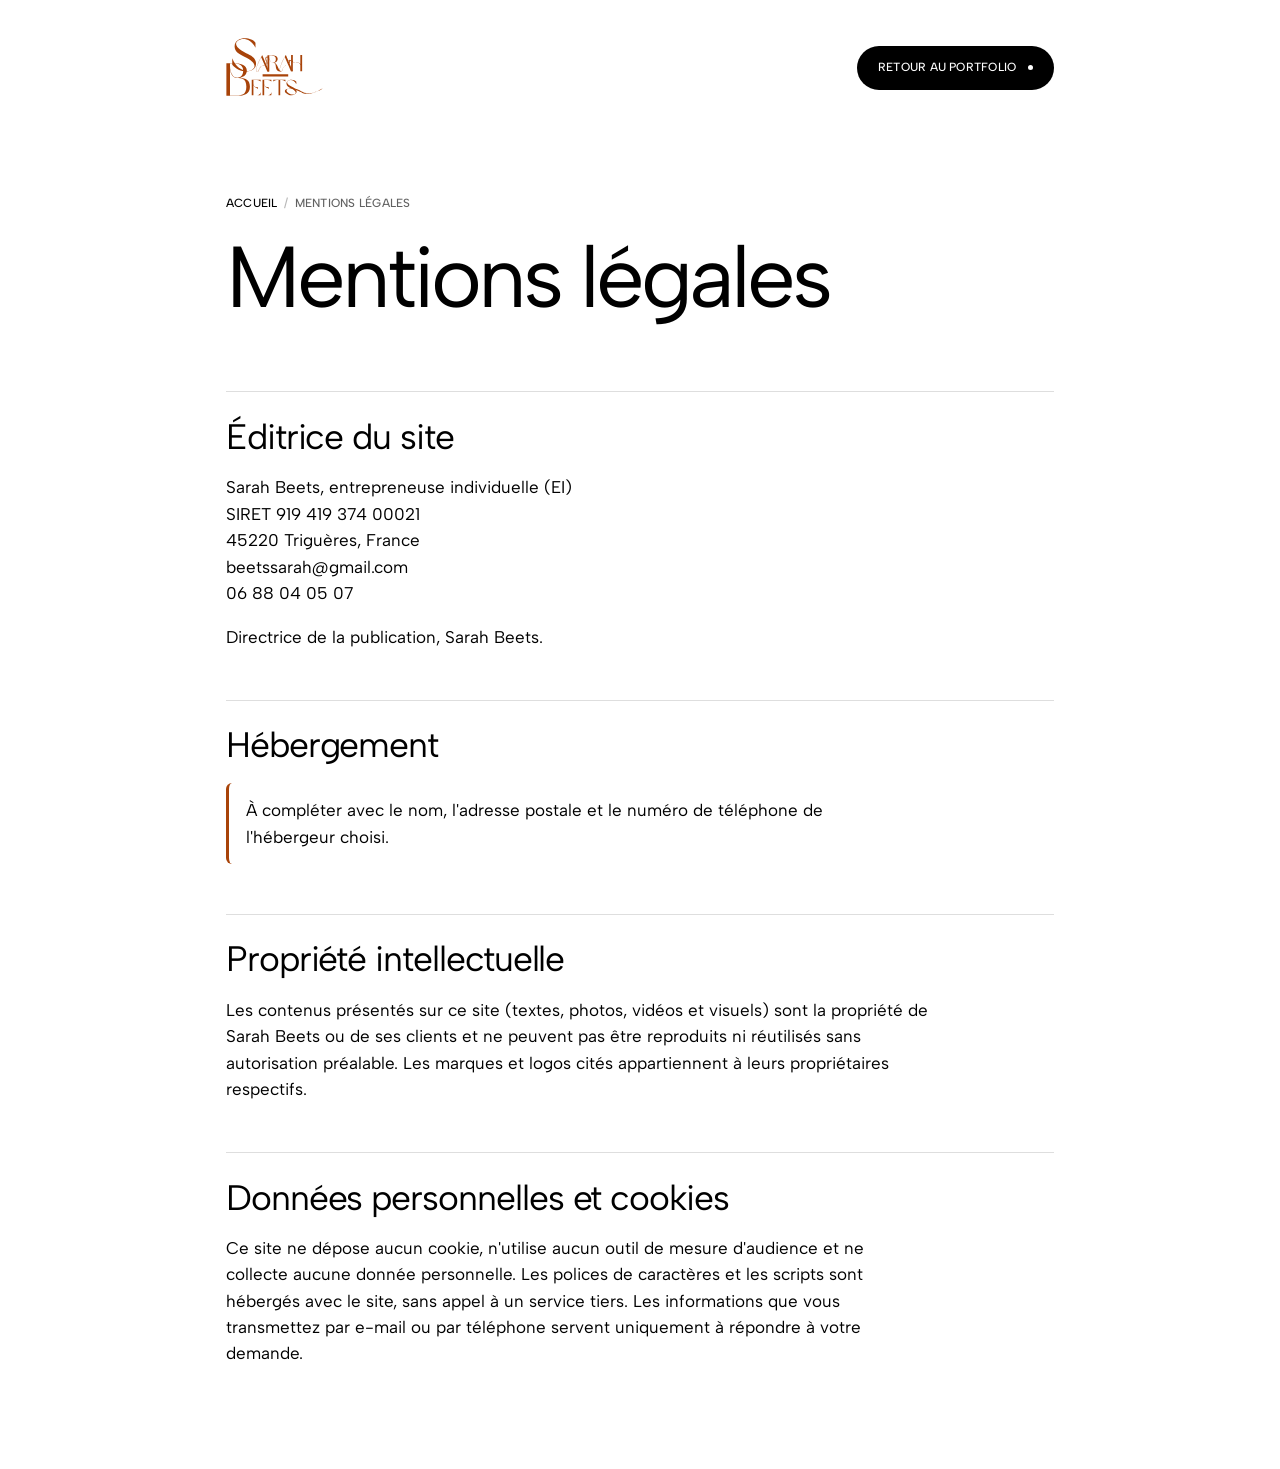
<file: mentions-legales.html>
<!doctype html>
<html lang="fr">
<head>
<meta charset="utf-8">
<meta name="viewport" content="width=device-width, initial-scale=1, viewport-fit=cover">
<title>Mentions légales, Sarah Beets</title>
<meta name="robots" content="noindex">
<link rel="icon" href="favicon.svg" type="image/svg+xml">
<link rel="stylesheet" href="assets/css/style.css">
<style>
  .legal { min-height: 100vh; padding-block: clamp(1.5rem, 3vw, 2.5rem) clamp(4rem, 8vw, 7rem); }
  .legal .wrap { max-width: 900px; display: grid; gap: 1.1rem; }
  .legal__top { display: flex; align-items: center; justify-content: space-between; gap: 1rem; margin-bottom: clamp(2.5rem, 7vw, 5rem); }
  .legal__crumbs { margin-bottom: .4rem; }
  .legal .title { font-size: clamp(2.8rem, 1.4rem + 5vw, 6rem); margin-bottom: 1.5rem; }
  .legal h2 { font-size: var(--fs-h3); letter-spacing: -.03em; line-height: 1.1; margin-top: 2rem; padding-top: 1.6rem; border-top: 1px solid var(--line); }
  .legal p { max-width: 64ch; }
  .legal .todo { background: var(--white); border-left: 3px solid var(--rust); padding: .9rem 1.1rem; border-radius: 6px; }
</style>
</head>
<body>
<svg class="sprite" width="0" height="0" aria-hidden="true" focusable="false"><symbol id="sb-logo" viewBox="140.5 42.25 569.5 340.75"><path d="M 313.05 70.7 L 313.05 99.15 C 285.69 43.6 236.38 39.54 211.45 56.88 C 190.31 70.7 192.48 100.5 258.59 131.39 C 288.12 144.12 316.3 159.57 316.3 191.54 C 316.3 206.18 310.34 217.55 300.59 225.41 C 269.7 248.98 207.65 238.15 177.04 198.86 L 177.04 161.2 C 203.59 228.39 264.28 251.96 298.42 223.25 C 316.3 208.34 311.43 180.43 248.3 151.44 C 219.3 138.44 190.85 122.99 190.85 92.1 C 190.85 31.68 289.75 33.04 313.05 70.7"/><path d="M 346.43 154.6 C 338.16 170.46 328.94 188.75 323.24 204.34 C 319.99 212.95 318.09 220.34 317.41 226.12 C 317.14 231.64 318.09 235.8 321.34 236.88 C 322.16 237.15 322.56 237.15 323.24 237.55 C 328.67 237.96 330.84 233.25 333.01 227.07 C 337.48 216.98 342.91 202.87 366.36 200.58 Z M 366.77 201.52 C 343.72 203.67 338.43 217.52 334.09 227.34 C 331.52 234.06 329.21 239.04 323.11 238.77 C 322.29 238.63 321.89 238.63 320.94 237.82 C 317.28 236.21 315.79 232.18 316.46 226.12 C 317.14 220.21 319.04 212.68 322.29 204.07 C 329.48 184.85 341.69 160.38 351.99 143.04 L 352.94 143.04 L 393.2 238.08 L 382.1 238.13 Z M 366.77 201.52"/><path d="M 406.88 144.75 L 394.46 144.75 C 394.11 144.75 393.81 145.04 393.81 145.4 L 393.81 153.03 C 393.81 162.77 396.24 170.38 400.01 176.26 C 403.78 181.73 409.3 185.61 415.5 185.61 L 416.44 185.61 C 425.05 185.07 432.33 178.8 432.33 164.78 C 432.33 149.55 419.94 144.75 406.88 144.75 M 445.39 215.25 C 450.51 226.86 455.49 237.01 464.51 237.01 L 463.94 237.84 C 463.82 238.02 463.61 238.13 463.39 238.13 C 414.88 237.88 445.86 186.54 415.5 186.54 C 408.89 186.54 403.11 183.2 399.06 176.93 C 397.4 174.27 396.12 171.43 395.09 168.11 C 394.87 167.39 393.81 167.54 393.81 168.29 L 393.81 237.43 C 393.81 237.79 393.52 238.08 393.16 238.08 L 383.83 238.08 C 383.47 238.08 383.18 237.79 383.18 237.43 L 383.18 144.33 C 383.18 143.97 383.47 143.68 383.83 143.68 L 406.88 143.68 C 426.67 143.68 442.97 149.55 442.97 164.78 C 442.97 176.8 434.55 183.41 424.11 185.54 C 423.46 185.68 423.38 186.57 424 186.79 C 435.93 191.03 440.37 203.54 445.39 215.25"/><path d="M 484.59 153.63 C 476.32 169.5 467.1 187.78 461.4 203.38 C 458.15 211.98 456.25 219.38 455.57 225.16 C 455.3 230.67 456.25 234.84 459.51 235.91 C 460.32 236.18 460.51 236.52 461.4 236.59 C 466.43 238.14 469 232.29 471.17 226.1 C 475.64 216.02 481.07 201.9 504.53 199.61 Z M 504.93 200.55 C 481.88 202.7 476.59 216.55 472.25 226.37 C 469.68 233.09 467.52 239.66 461.27 237.8 C 460.48 237.56 460.05 237.66 459.1 236.86 C 455.44 235.24 453.95 231.21 454.62 225.16 C 455.3 219.24 457.2 211.71 460.46 203.11 C 467.64 183.88 479.85 159.41 490.15 142.07 L 491.1 142.07 L 531.65 236.99 L 520.26 236.99 Z M 504.93 200.55"/><path d="M 531.65 236.99 L 521.4 236.99 L 521.4 142.1 L 531.71 142.1 L 531.71 173.83 C 531.71 201.39 568.59 176.38 575.51 195.07 L 575.51 142.1 L 586.08 142.1 L 586.08 237.02 L 575.51 237.02 L 575.51 202.33 C 575.51 175.17 538.89 199.78 531.71 181.22 Z M 531.65 236.99"/><path class="sb-logo__line" fill="none" stroke="currentColor" vector-effect="non-scaling-stroke" transform="matrix(0.998115, 0, 0, -0.998115, 375.434079, 197.335125)" d="M 0 0 C 0.96 0.73 2.32 1.99 3.29 3.91 C 3.9 5.12 4.83 7.51 4.12 12.46 C 3.46 17.04 2.3 17.58 -0.82 27.07 C -1.11 27.94 -1.86 30.85 -2.27 34.69 C -2.52 37.16 -2.19 38.4 -1.75 39.53 C -0.44 42.9 2.27 43.26 4.63 43.44 C 7.55 43.66 9.8 42.71 10.71 42.2"/><path class="sb-logo__line" fill="none" stroke="currentColor" vector-effect="non-scaling-stroke" transform="matrix(0.998115, 0, 0, -0.998115, 510.542722, 176.246851)" d="M 0 0 C 0.73 -0.57 0.27 -0.27 1.24 -0.93 C 2.63 -1.87 4.18 -0.52 4.56 -0.21 C 6.06 1.04 6.48 1.48 7.72 2.47 C 8.5 3.1 9.73 3.75 11.66 3.94"/><path class="sb-logo__line" fill="none" stroke="currentColor" vector-effect="non-scaling-stroke" transform="matrix(0.998115, 0, 0, -0.998115, 510.927994, 190.887901)" d="M 0 0 C 0.22 4.85 0.8 8.29 1.39 10.73 C 1.39 10.73 2.12 13.76 1.31 17.22 C 1.2 17.71 0.96 18.54 0.23 18.99 C -0.17 19.24 -0.89 19.48 -1.39 19.15 C -1.91 18.8 -1.92 18.04 -1.93 17.68 C -1.95 16.17 -0.75 14.95 -0.39 14.67"/><path d="M 504.53 267.1 L 354.75 267.1 L 354.75 254.77 L 504.53 254.77 Z M 504.53 267.1"/><path d="M 206.68 276.57 C 194 276.57 182.14 269.29 174.31 256.88 C 169.46 249.6 166.22 240.43 164.06 229.9 L 164.06 378.01 L 204.53 378.01 C 228.8 378.01 259.56 375.85 259.56 327.29 C 259.56 279 230.15 276.57 206.68 276.57 M 189.42 191.6 L 164.06 191.6 L 164.06 209.4 C 164.06 228.02 168.64 244.2 176.47 255.53 C 184.02 267.67 194.54 274.41 206.68 274.41 C 224.76 274.41 241.21 262.27 241.21 232.87 C 241.21 202.12 215.32 191.6 189.42 191.6 M 280.6 327.29 C 280.6 370.72 248.23 379.89 206.68 380.16 L 142.75 380.16 L 142.75 189.71 L 189.42 189.71 C 229.88 189.71 262.26 201.85 262.26 232.87 C 262.26 257.15 244.45 270.64 222.6 275.22 C 256.59 277.65 280.6 288.98 280.6 327.29"/><path d="M 300.98 376.87 L 322.7 376.87 C 333.88 376.87 340.56 371.86 345.18 358.88 L 342.23 377.89 L 291.08 377.89 L 291.08 287.16 L 343 287.16 L 343 297.45 C 333.88 288.71 327.19 288.07 311.52 288.07 L 300.98 288.07 L 300.98 308.88 C 300.98 326.49 309.97 330.09 327.58 330.09 L 327.58 340.24 C 320.12 331.76 304.7 332.53 300.98 317.36 Z M 300.98 376.87"/><path d="M 364.07 376.87 L 385.79 376.87 C 396.97 376.87 403.65 371.86 408.28 358.88 L 405.32 377.89 L 354.18 377.89 L 354.18 287.16 L 406.09 287.16 L 406.09 297.45 C 396.97 288.71 390.29 288.07 374.61 288.07 L 364.07 288.07 L 364.07 308.88 C 364.07 326.49 373.07 330.09 390.67 330.09 L 390.67 340.24 C 383.22 331.76 367.8 332.53 364.07 317.36 Z M 364.07 376.87"/><path d="M 447.86 288.07 C 434.11 288.19 425.75 288.96 417.27 297.06 L 417.27 287.04 L 488.34 287.04 L 488.34 297.06 C 479.6 288.96 471.37 288.19 457.75 288.07 L 457.75 377.89 L 447.86 377.89 Z M 447.86 288.07"/><path d="M 552.2 298.86 L 552.2 312.35 C 539.22 286.01 515.83 284.08 504.01 292.3 C 493.98 298.86 495.01 313 526.37 327.64 C 539.11 333.6 546.98 337.09 551.61 346.52 C 553.89 351.18 553.84 354.75 553.74 356.18 C 553.74 356.18 553.29 364.81 544.14 371.79 C 529.49 382.98 501.69 378.51 487.17 359.88 L 494.75 351.94 C 494.75 359.65 527.95 383.05 544.14 369.43 C 552.62 362.36 551.43 350.91 521.48 337.16 C 507.73 330.99 494.24 323.66 494.24 309.01 C 494.24 280.35 541.15 281 552.2 298.86"/><path d="M 495.29 355.87 C 494.27 350.35 494.98 349.43 495.17 348.52 C 495.3 347.95 495.92 346.41 497.12 344.67 C 497.62 343.95 498.18 343.18 499.29 342.25 C 499.65 341.95 500.28 341.64 501 341.23 C 501.7 340.83 502.32 340.7 503.67 340.36 C 505.86 339.79 507.19 339.86 507.78 339.79 C 508.03 339.75 508.29 339.73 508.54 339.73 C 516.17 339.58 515.05 339.46 517.31 339.54 C 524.04 339.73 529.39 340.6 529.58 340 C 529.79 339.32 524.22 337.15 521.33 337.02 C 520.32 336.97 520.18 336.93 518.02 337.11 C 515.87 337.3 514.93 337.43 513.36 337.58 C 511.59 337.75 509.98 337.95 506.78 338.61 C 505.19 338.94 502.38 339.56 498.77 340.66 C 495.12 341.77 493.3 342.33 491.63 343.34 C 489.85 344.4 487.6 345.75 486.29 348.52 C 485.25 350.69 484.96 352.79 484.99 353.9 C 485.04 356.02 486.37 359.25 487.31 359.76 C 489.25 360.82 496.43 362.05 495.29 355.87"/><path d="M 687.93 350.01 C 668.11 359.54 651.59 363.22 643.55 364.96 C 635.75 366.65 629.74 367.45 624.59 367.89 C 619.99 368.29 616.04 368.62 610.72 368.35 C 607.51 368.19 598.42 367.54 587.6 363.73 C 583.05 362.13 579.95 360.15 574.25 357.41 C 567.73 354.27 567.16 353.62 561.25 350.84 C 556.8 348.73 545.83 343.71 543.37 341.54 C 540.32 338.84 542.68 340.29 543.33 339.55 C 543.72 339.12 550.9 340.36 553.54 341.38 L 571.26 348.47 C 572.8 349.09 574.31 349.8 575.77 350.59 C 579.68 352.71 581.88 353.89 583.59 354.79 C 594.52 360.5 598.79 361.94 600.55 362.5 C 601.36 362.76 603.98 363.57 607.48 364.35 C 609.86 364.88 613.2 365.6 617.19 365.89 C 620.85 366.15 623.85 365.95 627.36 365.58 C 639.75 364.27 650.03 361.68 653.41 360.8 C 661 358.83 664.79 357.85 668.05 356.48 C 681.05 351.06 687.16 347.86 697.79 340.15 L 707.04 338.45 Z M 687.93 350.01"/></symbol></svg>
<main class="legal">
  <div class="wrap">
    <div class="legal__top">
      <a class="logo" href="index.html" aria-label="Sarah Beets, retour au portfolio"><svg class="sb-logo" viewBox="0 0 569.5 340.75" aria-hidden="true" focusable="false"><use href="#sb-logo" width="569.5" height="340.75"/></svg></a>
      <a class="pill pill--dark" href="index.html"><span class="pill__label">Retour au portfolio</span><i class="pill__dot" aria-hidden="true"></i></a>
    </div>
    <nav class="crumbs crumbs--sheet legal__crumbs" aria-label="Fil d'Ariane"><ol><li><a href="index.html">Accueil</a></li><li aria-current="page"><span class="crumbs__last">Mentions légales</span></li></ol></nav>
    <h1 class="title">Mentions légales</h1>

    <h2>Éditrice du site</h2>
    <p>Sarah Beets, entrepreneuse individuelle (EI)<br>SIRET 919 419 374 00021<br>45220 Triguères, France<br>beetssarah@gmail.com<br>06 88 04 05 07</p>
    <p>Directrice de la publication, Sarah Beets.</p>

    <h2>Hébergement</h2>
    <p class="todo">À compléter avec le nom, l'adresse postale et le numéro de téléphone de l'hébergeur choisi.</p>

    <h2>Propriété intellectuelle</h2>
    <p>Les contenus présentés sur ce site (textes, photos, vidéos et visuels) sont la propriété de Sarah Beets ou de ses clients et ne peuvent pas être reproduits ni réutilisés sans autorisation préalable. Les marques et logos cités appartiennent à leurs propriétaires respectifs.</p>

    <h2>Données personnelles et cookies</h2>
    <p>Ce site ne dépose aucun cookie, n'utilise aucun outil de mesure d'audience et ne collecte aucune donnée personnelle. Les polices de caractères et les scripts sont hébergés avec le site, sans appel à un service tiers. Les informations que vous transmettez par e-mail ou par téléphone servent uniquement à répondre à votre demande.</p>
  </div>
</main>
</body>
</html>
</file>
<file: assets/css/style.css>
/* Sarah Beets, portfolio, version inspirée de lusion.co.
   Une page blanche et calme, des grands titres en Albert Sans, des médias posés sur des panneaux arrondis,
   et une seule audace, le ruban 3D couleur rouille qui serpente derrière la grande phrase d'ouverture. */

@font-face { font-family: "Albert Sans"; src: url("../fonts/albert-sans.woff2") format("woff2"); font-weight: 100 900; font-style: normal; font-display: swap; }
@font-face { font-family: "Bebas Neue"; src: url("../fonts/bebas-neue.woff2") format("woff2"); font-weight: 400; font-style: normal; font-display: swap; }

:root {
  /* Couleur (un seul monde, clair) */
  --bg: #FFFFFF;            /* le fond de page, blanc */
  --bg-2: #F1F1F4;          /* pilules douces, fonds secondaires */
  --surface: #F4F4F6;       /* cartes posées sur le blanc */
  --ink: #000;              /* texte */
  --ink-2: rgba(0, 0, 0, .62);
  --ink-3: rgba(0, 0, 0, .42);
  --line: rgba(0, 0, 0, .13);
  --white: #FFFFFF;
  --rust: #A84309;          /* la rouille de la marque */
  --rust-hi: #C8561A;       /* rouille éclairée */
  --rust-deep: #7C3006;     /* rouille pressée */
  --night: #141316;         /* panneaux sombres */
  --night-2: #211E22;
  --on-night: #F2F0F4;
  --on-night-2: rgba(242, 240, 244, .64);
  --on-night-line: rgba(242, 240, 244, .16);
  /* Graphiques des résultats (une teinte mise en avant, un gris de contexte, validés au daltonisme) */
  --viz-accent: #A84309;
  --viz-ctx: #A89E96;
  --viz-total: #3D3632;
  --viz-grid: #EEEBE8;
  --viz-axis: #CFC8C2;

  /* Typo */
  --f-sans: "Albert Sans", "Helvetica Neue", Helvetica, Arial, sans-serif;
  --f-logo: "Bebas Neue", "Arial Narrow", "Helvetica Neue", Arial, sans-serif;
  --fs-body: 1.0625rem;
  --fs-small: .9rem;
  --fs-label: .74rem;
  --fs-lead: clamp(1.2rem, 1rem + .85vw, 1.75rem);
  --fs-h3: clamp(1.5rem, 1.05rem + 1.45vw, 2.5rem);
  --fs-title: clamp(2.7rem, 1.2rem + 5.6vw, 7.6rem);
  --fs-statement: clamp(3rem, 1.1rem + 7.2vw, 9.6rem);

  /* Espace */
  --gutter: clamp(16px, 2.8vw, 40px);
  --maxw: 1760px;
  --section-y: clamp(6rem, 3rem + 9vw, 13rem);
  --header-h: clamp(72px, 4.2rem + 1vw, 96px);
  --r-panel: clamp(14px, 1.3vw, 22px);
  --r-card: clamp(12px, 1vw, 18px);
  --r-tile: 10px;
  --ease: cubic-bezier(.16, 1, .3, 1);
  --ease-io: cubic-bezier(.76, 0, .24, 1);
  color-scheme: light;
}

*, *::before, *::after { box-sizing: border-box; }
html { -webkit-text-size-adjust: 100%; text-size-adjust: 100%; background: var(--bg); }
html.lenis, html.lenis body { height: auto; }
.lenis.lenis-smooth { scroll-behavior: auto !important; }
.lenis.lenis-stopped { overflow: hidden; }
body {
  margin: 0;
  background: var(--bg);
  color: var(--ink);
  font-family: var(--f-sans);
  font-size: var(--fs-body);
  line-height: 1.55;
  font-feature-settings: "kern", "liga";
  -webkit-font-smoothing: antialiased;
  -moz-osx-font-smoothing: grayscale;
  overflow-x: clip;
}
img, video, svg { display: block; max-width: 100%; }
img, video { height: auto; }
button { font: inherit; color: inherit; background: none; border: 0; padding: 0; cursor: pointer; text-align: inherit; }
a { color: inherit; }
p { margin: 0; }
h1, h2, h3, h4 { margin: 0; font-weight: 400; }
ul, ol { margin: 0; padding: 0; list-style: none; }
figure { margin: 0; }
:focus-visible { outline: 2px solid var(--rust); outline-offset: 3px; border-radius: 4px; }
::selection { background: var(--rust); color: #fff; }

.sprite { position: absolute; width: 0; height: 0; overflow: hidden; pointer-events: none; }
.sb-logo { display: block; fill: currentColor; stroke-width: 1px; overflow: visible; aspect-ratio: 569.5 / 340.75; }
.skip-link { position: fixed; left: 12px; top: -80px; z-index: 200; background: var(--ink); color: #fff; padding: .7rem 1.1rem; border-radius: 999px; text-decoration: none; font-size: .9rem; }
.skip-link:focus { top: calc(12px + env(safe-area-inset-top, 0px)); }
.sr-only { position: absolute; width: 1px; height: 1px; padding: 0; margin: -1px; overflow: hidden; clip: rect(0, 0, 0, 0); white-space: nowrap; border: 0; }
.wrap { width: 100%; max-width: var(--maxw); margin-inline: auto; padding-inline: var(--gutter); }
.muted { color: var(--ink-2); }
.label { font-size: var(--fs-label); font-weight: 500; text-transform: uppercase; letter-spacing: .02em; line-height: 1.35; }

/* ---------- Roulement de lettres (survols et titres) ---------- */
.roll { display: inline; }
.roll__w { display: inline-block; overflow: hidden; vertical-align: top; white-space: nowrap; padding-block: .16em .1em; margin-block: -.16em -.1em; }
.roll__c { display: inline-block; position: relative; transition: transform .6s var(--ease); transition-delay: calc(var(--i, 0) * 16ms); }
.roll__c::after { content: attr(data-c); position: absolute; left: 0; top: calc(100% + .32em); }
a:hover .roll__c, button:hover .roll__c, a:focus-visible .roll__c, button:focus-visible .roll__c, .is-rolled .roll__c { transform: translateY(calc(-100% - .32em)); }

/* ---------- Pilules ---------- */
.pill {
  display: inline-flex; align-items: center; justify-content: center; gap: .75rem;
  height: 2.75rem; padding: 0 1.3rem; border-radius: 999px;
  font-size: var(--fs-label); font-weight: 500; text-transform: uppercase; letter-spacing: .02em; line-height: 1;
  text-decoration: none; white-space: nowrap;
  transition: background-color .35s, color .35s, transform .35s var(--ease);
}
.pill:active { transform: scale(.97); }
.pill__label { display: inline-block; }
.pill--dark { background: var(--ink); color: #fff; }
.pill--dark:hover { background: var(--rust); }
.pill--soft { background: var(--bg-2); color: var(--ink); }
.pill--soft:hover { background: #E3E3E8; }
.pill--white { background: var(--bg-2); color: var(--ink); }
.pill--white:hover { background: var(--ink); color: #fff; }
.pill__dot { width: 5px; height: 5px; border-radius: 50%; background: currentColor; flex-shrink: 0; transition: transform .4s var(--ease); }
.pill:hover .pill__dot { transform: scale(1.8); }
.pill--white .pill__dot { background: var(--rust); }
.pill--white:hover .pill__dot { background: #fff; }
.pill__dots { display: inline-flex; gap: 3px; }
.pill__dots b { width: 4px; height: 4px; border-radius: 50%; background: currentColor; transition: transform .45s var(--ease); }
.pill__x { position: relative; width: 10px; height: 10px; }
.pill__x::before, .pill__x::after { content: ""; position: absolute; left: 50%; top: 50%; width: 12px; height: 1.5px; background: currentColor; transform: translate(-50%, -50%) rotate(45deg); }
.pill__x::after { transform: translate(-50%, -50%) rotate(-45deg); }

/* ---------- Écran de chargement ---------- */
.loader { display: none; }
.js .loader {
  position: fixed; inset: 0; z-index: 150; display: block;
  background: var(--night); color: var(--on-night);
  transition: transform 1.05s var(--ease-io);
  animation: loader-failsafe .01s 9s forwards;
}
.loader.is-done { transform: translateY(-100%); }
.loader.is-gone { display: none; }
@keyframes loader-failsafe { to { transform: translateY(-100%); visibility: hidden; } }
.loader__bar { position: absolute; left: 50%; top: 50%; width: clamp(96px, 9vw, 128px); height: 22px; transform: translate(-50%, -50%); background: rgba(255, 255, 255, .14); overflow: hidden; }
.loader__bar i { position: absolute; inset: 0; background: var(--on-night); transform: scaleX(var(--p, 0)); transform-origin: left; transition: transform .25s linear; }
.loader__count { position: absolute; left: var(--gutter); bottom: calc(var(--gutter) * .6 + env(safe-area-inset-bottom, 0px)); font-size: clamp(4.5rem, 2rem + 9vw, 10rem); font-weight: 300; line-height: .8; letter-spacing: -.05em; font-variant-numeric: tabular-nums; }
.loader__name { position: absolute; right: var(--gutter); bottom: calc(var(--gutter) * .75 + env(safe-area-inset-bottom, 0px)); color: var(--rust-hi); }
.loader__name .sb-logo { height: clamp(58px, 2.6rem + 2.4vw, 96px); width: auto; }
.no-loader .loader { display: none !important; }

/* ---------- En-tête ---------- */
.site-header {
  position: fixed; top: 0; left: 0; right: 0; z-index: 60;
  display: flex; align-items: center; justify-content: space-between; gap: 1rem;
  height: calc(var(--header-h) + env(safe-area-inset-top, 0px));
  padding: env(safe-area-inset-top, 0px) var(--gutter) 0;
  pointer-events: none;
}
.site-header > * { pointer-events: auto; }
.logo { display: block; flex-shrink: 0; line-height: 0; text-decoration: none; color: var(--rust); transition: color .35s; border-radius: 6px; }
.logo .sb-logo { height: clamp(48px, 2.4rem + 1.55vw, 67px); width: auto; }
.logo:hover { color: var(--rust-deep); }
.site-header.is-dark .logo { color: var(--on-night); }
.site-header.is-dark .logo:hover { color: var(--rust-hi); }
.site-header.is-dark .pill--dark { background: var(--white); color: var(--ink); }
.site-header.is-dark .pill--dark:hover { background: var(--rust); color: #fff; }
.site-header__actions { display: flex; align-items: center; gap: .5rem; }
.site-header__start { display: flex; align-items: center; gap: clamp(1rem, 2vw, 1.8rem); min-width: 0; pointer-events: none; }
.site-header__start > * { pointer-events: auto; }

/* ---------- Fil d'Ariane ---------- */
.crumbs ol { display: flex; align-items: center; flex-wrap: nowrap; gap: 0; min-width: 0; }
.crumbs li { display: flex; align-items: center; min-width: 0; white-space: nowrap; }
.crumbs li + li::before { content: "/"; margin: 0 .55em; opacity: .45; }
.crumbs li[hidden] { display: none; }
.crumbs a { text-decoration: none; transition: color .3s; }
.crumbs a:hover { color: var(--rust); }
.crumbs [aria-current] { min-width: 0; }
.crumbs [aria-current] > span, .crumbs__last { overflow: hidden; text-overflow: ellipsis; line-height: 1.4; padding-top: .08em; }
.crumbs--float {
  height: 2.2rem; padding: 0 .95rem; border-radius: 999px; display: flex; align-items: center; max-width: 100%;
  background: rgba(255, 255, 255, .74); -webkit-backdrop-filter: blur(12px); backdrop-filter: blur(12px);
  box-shadow: 0 0 0 1px var(--line) inset;
  font-size: var(--fs-label); font-weight: 500; text-transform: uppercase; letter-spacing: .02em; line-height: 1;
  transition: background-color .35s, color .35s, box-shadow .35s;
}
.crumbs__here.is-new .crumbs__txt { animation: crumb-in .55s var(--ease); }
.crumbs__txt { display: inline-block; }
@keyframes crumb-in { from { opacity: 0; transform: translateY(.5em); } to { opacity: 1; transform: none; } }
.site-header.is-dark .crumbs--float { background: rgba(20, 19, 22, .5); color: var(--on-night); box-shadow: 0 0 0 1px var(--on-night-line) inset; }
.site-header.is-dark .crumbs a:hover { color: var(--rust-hi); }
@media (max-width: 760px) {
  .site-header__start { position: relative; }
  .crumbs--float { position: absolute; left: 0; top: calc(100% + .6rem); height: 1.9rem; padding: 0 .8rem; max-width: calc(100vw - 2 * var(--gutter)); }
}
@media (prefers-reduced-motion: reduce) { .crumbs__here.is-new .crumbs__txt { animation: none; } }
.menu-btn .menu-btn__close { display: none; }
.menu-btn[aria-expanded="true"] .menu-btn__open { display: none; }
.menu-btn[aria-expanded="true"] .menu-btn__close { display: inline-block; }
.menu-btn[aria-expanded="true"] .pill__dots b:first-child { transform: translateX(3.5px); }
.menu-btn[aria-expanded="true"] .pill__dots b:last-child { transform: translateX(-3.5px); }
@media (max-width: 520px) {
  .site-header .pill--dark { display: none; }
}

/* ---------- Menu ---------- */
.menu { position: fixed; inset: 0; z-index: 55; }
.menu[hidden] { display: none; }
.menu__card {
  position: absolute; top: calc(var(--header-h) + env(safe-area-inset-top, 0px) - 4px); right: var(--gutter);
  width: min(26rem, calc(100vw - 2 * var(--gutter)));
  max-height: calc(100svh - var(--header-h) - 2 * var(--gutter));
  overflow-y: auto; overscroll-behavior: contain;
  background: var(--white); border-radius: var(--r-panel); padding: 1.1rem 1.1rem 1.3rem;
  box-shadow: 0 40px 80px -40px rgba(0, 0, 0, .35);
  transform-origin: top right; transform: translateY(-10px) scale(.96); opacity: 0;
  transition: transform .55s var(--ease), opacity .35s;
}
.menu.is-open .menu__card { transform: none; opacity: 1; }
.menu__links { display: grid; }
.menu__links a {
  display: flex; align-items: center; justify-content: space-between; gap: 1rem;
  padding: .5rem .5rem; border-radius: 10px; text-decoration: none;
  font-size: clamp(1.7rem, 1.3rem + 1vw, 2.2rem); line-height: 1.05; letter-spacing: -.03em;
  transition: background-color .3s;
}
.menu__links a::after { content: ""; width: 7px; height: 7px; border-radius: 50%; background: var(--rust); transform: scale(0); transition: transform .4s var(--ease); }
.menu__links a:hover { background: var(--bg-2); }
.menu__links a:hover::after { transform: scale(1); }
.menu__more { margin-top: 1rem; padding: 1rem .5rem 0; border-top: 1px solid var(--line); }
.menu__more ul { display: flex; flex-wrap: wrap; gap: .35rem; margin-top: .6rem; }
.menu__more a { display: inline-block; padding: .5rem .8rem; border-radius: 999px; background: var(--bg-2); text-decoration: none; font-size: .9rem; transition: background-color .3s, color .3s; }
.menu__more a:hover { background: var(--ink); color: #fff; }
.menu__contact { margin-top: 1rem; padding: 1rem; border-radius: 12px; background: var(--rust); color: #fff; display: grid; gap: .2rem; }
.menu__contact .label { opacity: .8; margin-bottom: .3rem; }
.menu__contact a { text-decoration: none; font-size: 1.05rem; }
.menu__contact a:hover { text-decoration: underline; text-underline-offset: 3px; }

/* ---------- Héro plein écran, le ruban 3D derrière la grande phrase ---------- */
.hero {
  position: relative; isolation: isolate;
  display: flex; flex-direction: column;
  height: 100vh; height: 100svh; min-height: 540px; max-height: 1400px;
  padding: calc(var(--header-h) + env(safe-area-inset-top, 0px) + clamp(.5rem, 3.2vh, 2.6rem)) var(--gutter) calc(var(--gutter) + env(safe-area-inset-bottom, 0px));
}
.hero__ribbon { position: absolute; inset: 0; z-index: -1; pointer-events: none; }
.ribbon3d__canvas { position: absolute; inset: 0; width: 100%; height: 100%; display: block; }
.hero__still { display: none; }
.hero__still img { position: absolute; inset: 0; width: 100%; height: 100%; max-width: none; object-fit: cover; }
html:not(.js) .hero__still, .no-3d .hero__still { display: block; }
@media (prefers-reduced-motion: reduce) { .hero__still { display: block; } }
.hero__title {
  position: relative;
  font-size: min(7.4vw, 12.6vh, 10rem); line-height: .99; letter-spacing: -.045em;
  max-width: 100%;
}
.hero__lines { display: block; }
.hl { display: inline-block; overflow: hidden; vertical-align: top; padding-bottom: .12em; margin-bottom: -.12em; }
.hl > span { display: inline-block; }
.hero__down {
  position: relative; align-self: center; margin-top: auto;
  display: inline-flex; align-items: center; gap: .7rem;
  height: 2.9rem; padding: 0 1.25rem 0 1rem; border-radius: 999px;
  background: rgba(255, 255, 255, .8); -webkit-backdrop-filter: blur(12px); backdrop-filter: blur(12px);
  box-shadow: 0 0 0 1px var(--line) inset;
  font-size: var(--fs-label); font-weight: 500; text-transform: uppercase; letter-spacing: .02em; line-height: 1;
  text-decoration: none; transition: background-color .35s, color .35s;
}
.hero__down:hover { background: var(--ink); color: #fff; }
.hero__down-arrow { display: block; width: 14px; height: 14px; overflow: hidden; }
.hero__down-arrow svg { width: 14px; height: 14px; animation: down-nudge 2.2s var(--ease) infinite; }
@keyframes down-nudge { 0%, 30% { transform: translateY(-110%); } 55%, 100% { transform: translateY(0); } }
/* Sur téléphone et tablette en hauteur, une phrase plus haute, un groupe de mots par ligne */
@media (max-width: 760px) {
  .hero { padding-top: calc(var(--header-h) + env(safe-area-inset-top, 0px) + 2.6rem); }
}
@media (max-width: 600px), (max-aspect-ratio: 4/5) {
  .hero__title { font-size: min(13.4vw, 8.4svh, 7.4rem); line-height: 1.01; }
  .hl-br { display: none; }
  .hl { display: block; }
}
@media (prefers-reduced-motion: reduce) { .hero__down-arrow svg { animation: none; } }

/* ---------- Sur le terrain : la séquence handball ---------- */
/* Sans JavaScript ou avec les animations réduites, une mise en page simple, la tablette puis un panneau de fin.
   Avec la 3D, la section se fige et l'écran de la tablette grandit jusqu'à remplir la page. */
.match { position: relative; padding-top: clamp(3rem, 7vw, 6rem); }
.match__pin { position: relative; }
.match__intro { width: 100%; max-width: var(--maxw); margin-inline: auto; padding-inline: var(--gutter); display: grid; gap: clamp(2rem, 5vw, 5rem); align-items: center; }
.match__device {
  position: relative; width: 100%; aspect-ratio: 10 / 7; justify-self: center;
  padding: clamp(10px, 1.05vw, 16px); border-radius: clamp(22px, 2.5vw, 38px);
  background: linear-gradient(145deg, #2a2627, #121011 55%); box-shadow: 0 60px 90px -55px rgba(0, 0, 0, .55), inset 0 0 0 1.5px #3a3536;
  transform-origin: 50% 50%;
}
.match__screen { position: relative; width: 100%; height: 100%; border-radius: clamp(13px, 1.5vw, 24px); overflow: hidden; background: #F3EFEB; }
.match__still img { position: absolute; inset: 0; width: 100%; height: 100%; max-width: none; object-fit: cover; }
.match__cam { position: absolute; left: calc(clamp(10px, 1.05vw, 16px) / 2); top: 50%; width: 6px; height: 6px; margin: -3px 0 0 -3px; border-radius: 50%; background: #2f2b2c; box-shadow: inset 0 0 0 1px #48423f; }
.match__text { display: grid; gap: 1.2rem; max-width: 31rem; }
.match__lead { font-size: clamp(1.6rem, 1.1rem + 1.5vw, 2.6rem); line-height: 1.1; letter-spacing: -.03em; text-wrap: balance; }
.match__text p { font-size: 1.0625rem; color: var(--ink-2); }
.match__cue { display: inline-flex; align-items: center; gap: .7rem; margin-top: .4rem; font-size: var(--fs-label) !important; font-weight: 500; text-transform: uppercase; letter-spacing: .02em; color: var(--ink) !important; }
.match__cue i { position: relative; width: 1px; height: 2.4rem; background: var(--line); overflow: hidden; }
.match__cue i::after { content: ""; position: absolute; left: 0; top: 0; width: 1px; height: 45%; background: var(--rust); animation: cue-drop 1.8s var(--ease-io) infinite; }
@keyframes cue-drop { 0% { transform: translateY(-100%); } 100% { transform: translateY(230%); } }
@media (min-width: 900px) {
  .match__intro { grid-template-columns: minmax(0, 7fr) minmax(0, 5fr); }
  .match__text { padding-left: clamp(0rem, 2vw, 2rem); }
}
@media (max-width: 899px) {
  .match__device { aspect-ratio: 3 / 4; width: min(100%, 30rem); }
  .match__cam { left: 50%; top: calc(clamp(10px, 1.05vw, 16px) / 2); margin: -3px 0 0 -3px; }
}
.match__stage, .match__iris { display: none; }
.match3d__canvas { position: absolute; inset: 0; width: 100%; height: 100%; display: block; }

.match__finale {
  position: relative; isolation: isolate; overflow: hidden;
  margin: clamp(3rem, 6vw, 5rem) var(--gutter) 0; min-height: min(92svh, 920px);
  display: grid; border-radius: var(--r-panel);
  background: #2B2829; color: #fff;
}
/* la photo en noir et blanc, posée derrière la question de fin */
.match__photo { --night: 15, 13, 14; position: absolute; inset: 0; z-index: 0; overflow: hidden; background: rgb(var(--night)); }
.match__photo img { position: absolute; left: 0; top: 0; width: 100%; height: 100%; max-width: none; object-fit: cover; object-position: 50% 60%; }
.match__photo-blur, .match__photo-mid { display: none; }
.match__photo::after {
  content: ""; position: absolute; inset: 0;
  background: linear-gradient(to top, rgba(var(--night), .92) 0%, rgba(var(--night), .66) 21%, rgba(var(--night), .2) 38%, rgba(var(--night), 0) 52%);
}
/* sur un écran plus carré, la photo garde toute sa largeur et le bas se fond dans le noir */
@media (max-aspect-ratio: 3/2) {
  .match__photo img { height: min(100%, 66.3vw); }
  .match__photo::after { background: linear-gradient(to top, rgb(var(--night)) 0, rgb(var(--night)) calc(100% - 66.3vw), rgba(var(--night), .6) calc(100% - 66.3vw + 8%), rgba(var(--night), 0) calc(100% - 66.3vw + 24%)); }
}
/* en portrait, le visage reste grand et le texte passe sous la photo */
@media (max-aspect-ratio: 1/1) {
  .match__photo img { height: 74%; object-position: 50% 0; }
  .match__photo::after { background: linear-gradient(to top, rgb(var(--night)) 0, rgb(var(--night)) 26%, rgba(var(--night), .55) 35%, rgba(var(--night), 0) 48%); }
}
.match__end { position: relative; z-index: 2; display: grid; align-content: end; justify-items: center; text-align: center; padding: clamp(4rem, 12vh, 8rem) var(--gutter) clamp(2rem, 5vh, 3.4rem); }
.match__kicker { font-size: var(--fs-label); font-weight: 500; text-transform: uppercase; letter-spacing: .02em; max-width: 34ch; color: rgba(255, 255, 255, .86); }
.match__title { margin-top: clamp(.7rem, 1.2vw, 1rem); font-size: clamp(2.4rem, 1rem + 4.2vw, 6rem); line-height: .94; letter-spacing: -.052em; text-wrap: balance; text-shadow: 0 2px 30px rgba(14, 12, 13, .3); }
.match__title .line { display: block; overflow: hidden; padding-bottom: .1em; margin-bottom: -.1em; }
.match__title .line > span { display: inline-block; }
.match__cta { margin-top: clamp(1.1rem, 2vw, 1.6rem); }
@media (min-width: 900px) { .match__kicker { max-width: none; } }

@media (max-width: 760px) {
  .match__finale { min-height: 88svh; }
}

/* la version animée */
.match.is-live { padding-top: 0; }
.match.is-live .match__pin { height: 100vh; height: 100svh; overflow: hidden; background: var(--bg); }
.match.is-live .match__intro { position: absolute; inset: 0; max-width: none; padding: calc(var(--header-h) + env(safe-area-inset-top, 0px) + 1rem) max(var(--gutter), calc((100% - var(--maxw)) / 2 + var(--gutter))) var(--gutter); align-content: center; }
.match.is-live .match__device { width: min(100%, calc((100svh - var(--header-h) - 5rem) * 10 / 7)); }
.match.is-live .match__still { display: none; }
.match.is-live .match__stage { display: block; position: absolute; left: 0; top: 0; width: 100%; height: 100%; z-index: 2; background: #F3EFEB; transform-origin: 50% 50%; will-change: transform, clip-path; }
.match.is-live .match__text { position: relative; z-index: 3; }
.match.is-live .match__iris { display: block; position: absolute; inset: 0; z-index: 6; pointer-events: none; opacity: 0; background: radial-gradient(circle at var(--ix, 50%) var(--iy, 50%), transparent var(--ir, 200vmax), #0E0C0D calc(var(--ir, 200vmax) + 1.5px)); }
.match.is-live .match__finale { position: absolute; inset: 0; z-index: 5; margin: 0; min-height: 0; border-radius: 0; background: none; pointer-events: none; }
.match.is-live .match__photo { visibility: hidden; transform: scale(var(--ps, 1.08)) translate3d(var(--px, 0px), var(--py, 0px), 0); will-change: transform; }
.match.is-live .match__photo-blur, .match.is-live .match__photo-mid { display: block; }
.match.is-live .match__photo-mid, .match.is-live .match__photo-sharp { opacity: 0; }
.match.is-live .match__end { position: absolute; inset: 0; }
.match.is-live .match__kicker, .match.is-live .match__cta { opacity: 0; }
.match.is-live .match__cta { pointer-events: auto; visibility: hidden; }
@media (max-width: 899px) {
  .match.is-live .match__intro { align-content: center; gap: 1.6rem; padding-top: calc(var(--header-h) + env(safe-area-inset-top, 0px) + 2.4rem); }
  .match.is-live .match__device { width: min(100%, calc((100svh - var(--header-h) - 16rem) * 3 / 4), 30rem); }
  .match.is-live .match__text { gap: .8rem; }
  .match.is-live .match__text p:not(.match__cue) { font-size: .98rem; }
}
@media (prefers-reduced-motion: reduce) { .match__cue i::after { animation: none; } }

/* ---------- Titres ---------- */
.statement { font-size: min(var(--fs-statement), calc((min(100vw, var(--maxw)) - 2 * var(--gutter)) / 8.6)); line-height: .95; letter-spacing: -.048em; }
.statement .line { white-space: nowrap; }
.title { font-size: var(--fs-title); line-height: .95; letter-spacing: -.046em; }
.statement .line, .title .line { display: block; }
.statement .line > span, .title .line > span { display: inline-block; }
.js .reveal .line { overflow: hidden; padding-bottom: .12em; margin-bottom: -.12em; }
.line--indent { padding-left: 25%; }
@media (max-width: 760px) { .line--indent { padding-left: 6%; } }
.lead { font-size: var(--fs-lead); line-height: 1.32; letter-spacing: -.015em; }

.head { display: grid; gap: 1.5rem 3rem; align-items: end; margin-bottom: clamp(2.5rem, 5vw, 5rem); }
.head > * { min-width: 0; }
.head__aside { display: grid; gap: .9rem; max-width: 36rem; }
.head__aside p:not(.label) { font-size: clamp(1.0625rem, 1rem + .2vw, 1.1875rem); line-height: 1.55; }
/* Sur grand écran le bloc de droite démarre à la hauteur du titre au lieu de dépasser au-dessus */
@media (min-width: 1024px) {
  .head { grid-template-columns: minmax(0, 1fr) minmax(0, 33rem); align-items: start; }
  .head__aside { justify-self: end; padding-top: clamp(.6rem, .35rem + .7vw, 1.25rem); }
}

/* ---------- À propos ---------- */
.about { position: relative; padding-block: var(--section-y) calc(var(--section-y) * .8); isolation: isolate; }
.about .wrap { position: relative; z-index: 1; }
.about__grid { display: grid; gap: clamp(2.5rem, 5vw, 4rem); margin-top: clamp(3rem, 6vw, 6rem); }
.about__text { display: grid; gap: 1.5rem; align-content: start; max-width: 39rem; }
.about__text .lead { font-size: clamp(1.3rem, 1.06rem + .98vw, 1.95rem); }
.about__text p:not(.lead) { font-size: clamp(1.0625rem, 1rem + .25vw, 1.25rem); }
.about__text .muted { font-size: clamp(.94rem, .9rem + .12vw, 1.03rem) !important; }
.actions { display: flex; flex-wrap: wrap; gap: .6rem; margin-top: .6rem; }
.about__portrait { position: relative; }
.about__portrait-img { border-radius: var(--r-card); overflow: hidden; aspect-ratio: 4 / 5; background: var(--bg-2); }
.about__portrait img { width: 100%; height: 112%; object-fit: cover; margin-top: -6%; }
.about__portrait figcaption { margin-top: .8rem; color: var(--ink-2); }
@media (min-width: 900px) {
  .about__grid { grid-template-columns: repeat(12, minmax(0, 1fr)); align-items: start; }
  /* le texte démarre à la même hauteur que la photo */
  .about__text { grid-column: 7 / span 6; grid-row: 1; margin-top: var(--about-top); }
  .about__text .lead { margin-top: -.24em; }
  .about__portrait { grid-column: 1 / span 4; grid-row: 1; margin-top: var(--about-top); }
  .about__grid { --about-top: clamp(4rem, 8.5vw, 9.5rem); }
}

/* ---------- Clients : l'accordéon de logos ----------
   Sur grand écran, une bande par client avec son nom sur la tranche. La bande survolée s'ouvre
   et montre le logo, sans fond, avec le secteur et ce que j'ai fait. En dessous de 1100 px,
   une grille de logos toute simple. */
.clients { padding-block: calc(var(--section-y) * .35) calc(var(--section-y) * .6); }
.clients .head { margin-bottom: clamp(2rem, 4vw, 3.5rem); }
.clients__count { color: var(--ink-2); }
.logos { list-style: none; display: grid; gap: .6rem; grid-template-columns: repeat(2, minmax(0, 1fr)); }
.logos__item { min-width: 0; }
.logos__strip { position: relative; display: block; height: 100%; border-radius: var(--r-card); background: var(--surface); color: inherit; text-decoration: none; overflow: hidden; transition: background-color .35s; }
.logos__spine { display: none; }
.logos__panel { display: grid; grid-template-rows: auto auto; align-content: start; gap: .9rem; height: 100%; padding: 1rem .95rem 1.05rem; }
.logos__logo { display: grid; place-items: center; height: clamp(5.6rem, 24vw, 8rem); }
.logos__logo img { width: min(calc(var(--lw) * .6px), 88%); height: auto; max-height: 100%; object-fit: contain; }
.logos__meta { display: grid; gap: .3rem; }
.logos__name { font-size: 1.02rem; line-height: 1.15; letter-spacing: -.02em; }
.logos__sector { color: var(--ink-2); }
.logos__what, .logos__go { display: none; }
a.logos__strip:hover { background: #ECECF0; }
@media (min-width: 640px) { .logos { grid-template-columns: repeat(3, minmax(0, 1fr)); gap: .75rem; } }
@media (min-width: 900px) { .logos { grid-template-columns: repeat(4, minmax(0, 1fr)); } }
@media (min-width: 1100px) {
  .logos {
    --gap: 8px;
    --open-w: calc((min(100vw, var(--maxw)) - 2 * var(--gutter) - (var(--n) - 1) * var(--gap)) * 5 / (var(--n) + 4));
    display: flex; gap: var(--gap); height: clamp(380px, 33vw, 520px);
  }
  .logos__item { flex: 1 1 0; transition: flex-grow .85s var(--ease-io); }
  .logos__item.is-open { flex-grow: 5; }
  .logos__strip { height: 100%; }
  a.logos__strip:hover { background: var(--surface); }
  .logos__item:not(.is-open) .logos__strip:hover { background: #E9E9EE; }
  .logos__spine {
    display: block; position: absolute; left: 50%; bottom: 1.3rem;
    transform-origin: left bottom; transform: rotate(-90deg) translateY(50%);
    white-space: nowrap; font-size: clamp(.95rem, .6rem + .4vw, 1.12rem); letter-spacing: -.01em; line-height: 1.2;
    transition: opacity .4s .35s;
  }
  .logos__item.is-open .logos__spine { opacity: 0; transition: opacity .2s; }
  .logos__panel {
    position: absolute; top: 0; bottom: 0; left: 0; width: var(--open-w); height: auto;
    grid-template-rows: minmax(0, 1fr) auto; align-content: stretch; padding: clamp(1.2rem, 1.5vw, 1.8rem);
    opacity: 0; visibility: hidden; transition: opacity .25s, visibility 0s .25s;
  }
  .logos__item.is-open .logos__panel { opacity: 1; visibility: visible; transition: opacity .6s .32s, visibility 0s; }
  .logos__logo { height: auto; padding-bottom: 1rem; }
  .logos__logo img { width: min(calc(var(--lw) * 1px), calc(var(--lw) * .0694vw)); max-width: 88%; max-height: 92%; transform: translateY(.8rem) scale(.96); transition: transform .9s var(--ease); }
  .logos__item.is-open .logos__logo img { transform: none; transition-delay: .25s; }
  .logos__meta { gap: .4rem; }
  .logos__name { font-size: clamp(1.45rem, .8rem + 1vw, 2.1rem); letter-spacing: -.04em; line-height: 1.05; }
  .logos__what { display: block; color: var(--ink-2); font-size: .92rem; line-height: 1.4; max-width: 30ch; }
  .logos__go {
    display: inline-flex; align-items: center; gap: .45rem; justify-self: start; margin-top: .55rem;
    height: 2.2rem; padding: 0 .95rem; border-radius: 999px; background: var(--ink); color: #fff;
    font-size: .72rem; font-weight: 500; text-transform: uppercase; letter-spacing: .02em; transition: background-color .3s;
  }
  .logos__go svg { width: .8rem; height: .8rem; }
  a.logos__strip:hover .logos__go, a.logos__strip:focus-visible .logos__go { background: var(--rust); }
  .logos__strip:focus-visible { outline-offset: 3px; }
}
@media (prefers-reduced-motion: reduce) {
  .logos__item, .logos__spine, .logos__panel, .logos__logo img { transition: none !important; }
  .logos__logo img { transform: none !important; }
}

/* ---------- Services : les cartes empilées ---------- */
.services { padding-block: calc(var(--section-y) * .45) calc(var(--section-y) * .7); }
.svc-stack { display: grid; gap: clamp(1.2rem, 6vh, 4rem); padding-bottom: 2vh; }
.svc-card {
  position: sticky; top: calc(var(--header-h) + env(safe-area-inset-top, 0px) + var(--i) * .65rem);
  height: min(74svh, 46rem); min-height: 28rem;
}
.svc-card__inner {
  position: relative; height: 100%; border-radius: var(--r-panel); overflow: hidden;
  background: var(--card); color: var(--ink);
  display: grid; grid-template-columns: minmax(0, 5fr) minmax(0, 7fr);
  transform-origin: 50% 0; transform: scale(calc(1 - var(--shrink, 0) * .05));
  box-shadow: 0 -24px 50px -36px rgba(0, 0, 0, .35);
}
.svc-card__inner::after { content: ""; position: absolute; inset: 0; background: #0B0B0D; opacity: calc(var(--shrink, 0) * .32); pointer-events: none; border-radius: inherit; }
.svc-card--light .svc-card__inner { color: var(--on-night); }
.svc-card__text { display: flex; flex-direction: column; align-items: flex-start; gap: clamp(.9rem, 1.6vw, 1.3rem); padding: clamp(1.4rem, 3.2vw, 3.2rem); min-width: 0; }
.svc-card__title { font-size: clamp(2.3rem, 1rem + 3.3vw, 4.8rem); line-height: .95; letter-spacing: -.045em; text-wrap: balance; }
.svc-card__desc { font-size: var(--fs-lead); line-height: 1.3; letter-spacing: -.012em; max-width: 24ch; }
.svc-card__tags { display: flex; flex-wrap: wrap; gap: .4rem; margin-top: auto; }
.svc-card__tags li { padding: .5rem .8rem; border-radius: 999px; box-shadow: inset 0 0 0 1px currentColor; font-size: var(--fs-label); font-weight: 500; text-transform: uppercase; letter-spacing: .02em; line-height: 1; opacity: .78; }
.svc-card__cta { background: var(--ink); color: #fff; }
.svc-card__cta:hover { background: var(--rust); }
.svc-card--light .svc-card__cta { background: #fff; color: var(--ink); }
.svc-card--light .svc-card__cta:hover { background: var(--rust-hi); color: #fff; }
.svc-card[style*="#A84309"] .svc-card__cta:hover { background: var(--ink); color: #fff; }
.svc-card__media { position: relative; min-height: 0; container-type: size; }
.svc-m {
  position: absolute; left: 50%; top: 50%; height: calc(var(--h) * 1cqh); aspect-ratio: var(--ar);
  transform: translate(-50%, -50%) translate(calc(var(--x) * var(--sp, 1) * 1cqw), calc(var(--y) * 1cqh)) rotate(calc(var(--r) * var(--sp, 1)));
  border-radius: var(--r-tile); overflow: hidden; background: rgba(0, 0, 0, .12);
  box-shadow: 0 34px 50px -26px rgba(0, 0, 0, .55);
  transition: transform 1.1s var(--ease);
}
.svc-card:hover .svc-m { --sp: 1.14; }
.svc-m img, .svc-m video { position: absolute; inset: 0; width: 100%; height: 100%; object-fit: cover; }
.svc-m video { opacity: 0; transition: opacity .45s; }
.svc-m.is-playing video { opacity: 1; }
.svc-m--phone { border-radius: 0; overflow: visible; background: none; box-shadow: none; filter: drop-shadow(0 28px 26px rgba(0, 0, 0, .28)); }
.svc-m--phone img { object-fit: contain; }
.svc-m--kpi {
  height: auto; aspect-ratio: auto; width: max-content; max-width: 14.5rem; overflow: visible;
  display: grid; gap: .35rem; padding: 1rem 1.15rem 1.1rem; background: #fff; color: var(--ink); border-radius: 16px;
}
.svc-m--kpi strong { font-size: clamp(2rem, 1.3rem + 1.6vw, 3rem); font-weight: 300; letter-spacing: -.05em; line-height: .95; color: var(--rust); }
.svc-m--kpi span { font-size: .85rem; line-height: 1.3; color: var(--ink-2); }
@media (max-width: 899px) {
  .svc-card { height: min(84svh, 46rem); min-height: 0; }
  .svc-card__inner { grid-template-columns: minmax(0, 1fr); grid-template-rows: auto minmax(0, 1fr); }
  .svc-card__text { gap: .7rem; padding-bottom: .4rem; }
  .svc-card__title { font-size: clamp(2rem, 1.2rem + 4vw, 3rem); }
  .svc-card__desc { font-size: 1rem; max-width: 34ch; }
  .svc-card__tags { display: none; }
  .svc-card__cta { margin-top: .2rem; }
}

/* ---------- Chiffres : le téléphone qui prouve ---------- */
.numbers { padding-bottom: var(--section-y); }
.numbers__panel {
  border-radius: var(--r-panel); color: var(--on-night);
  background: radial-gradient(120% 80% at 80% 0%, #2A2428 0%, var(--night) 60%);
  padding: clamp(2rem, 1rem + 4vw, 5rem) clamp(1.25rem, .5rem + 3.4vw, 4.5rem);
  overflow: hidden;
}
.head--dark .muted { color: var(--on-night-2); }
.numbers__grid { display: grid; gap: clamp(2.5rem, 5vw, 5rem); align-items: center; }
@media (min-width: 900px) { .numbers__grid { grid-template-columns: minmax(0, 1.2fr) minmax(0, .8fr); } }
.stats { display: grid; border-top: 1px solid var(--on-night-line); }
.stat {
  position: relative; display: grid; grid-template-columns: minmax(0, auto) minmax(0, 1fr); column-gap: clamp(1rem, 2.2vw, 2rem); row-gap: .3rem; align-items: end;
  width: 100%; padding: clamp(1.1rem, 2.1vw, 1.7rem) 0; border-bottom: 1px solid var(--on-night-line);
  text-align: left; color: var(--on-night-2); transition: color .4s;
}
.stat__num { grid-row: 1 / span 2; font-size: clamp(2.7rem, 1rem + 4.6vw, 6.2rem); font-weight: 300; line-height: .86; letter-spacing: -.055em; font-variant-numeric: tabular-nums; color: rgba(242, 240, 244, .34); transition: color .5s; min-width: 4.1ch; }
.stat__what { font-size: var(--fs-lead); line-height: 1.15; letter-spacing: -.015em; color: var(--on-night); }
.stat__who { font-size: var(--fs-small); line-height: 1.4; max-width: 38ch; }
.stat:hover .stat__num, .stat.is-on .stat__num { color: var(--on-night); }
.stat.is-on .stat__num { color: #fff; }
.stat__bar { position: absolute; left: 0; bottom: -1px; width: 100%; height: 2px; background: var(--rust-hi); transform: scaleX(0); transform-origin: left; }
.stat.is-on .stat__bar { animation: stat-bar var(--cycle, 5.5s) linear forwards; }
.numbers__grid.is-paused .stat.is-on .stat__bar, .numbers__grid:not(.is-cycling) .stat.is-on .stat__bar { animation-play-state: paused; }
@keyframes stat-bar { to { transform: scaleX(1); } }
@media (max-width: 520px) { .stat { grid-template-columns: minmax(0, 1fr); } .stat__num { grid-row: auto; margin-bottom: .3rem; } }
.device-stage { display: grid; justify-items: center; gap: 1.3rem; perspective: 1500px; }
.device {
  position: relative; width: min(64vw, 300px); aspect-ratio: 9 / 19.3;
  transform: rotateX(var(--rx, 0deg)) rotateY(var(--ry, 0deg)) rotateZ(var(--rz, 0deg)) scale(var(--ds, 1));
  transition: transform 1s var(--ease);
  transform-style: preserve-3d;
}
.device.is-tracking { transition: transform .35s ease-out; }
.device.is-land { --rz: -90deg; --ds: .78; }
@media (max-width: 899px) { .device.is-land { --ds: .6; } }
.device__body {
  position: absolute; inset: 0; border-radius: 15% / 7%; padding: 3.6%;
  background: linear-gradient(145deg, #2B2B2F, #0B0B0C 40%, #19191C);
  box-shadow: inset 0 0 0 1.5px #45454B, inset 0 0 0 4px #0B0B0C, 0 60px 90px -40px rgba(0, 0, 0, .9);
}
.device__screen { position: relative; width: 100%; height: 100%; border-radius: 12% / 5.6%; overflow: hidden; background: #fff; container-type: size; }
.device__island { position: absolute; top: 5.2%; left: 50%; z-index: 4; width: 30%; height: 3.6%; transform: translateX(-50%); border-radius: 999px; background: #000; transition: opacity .4s; }
.device.is-land .device__island { opacity: 0; }
.device__shot { position: absolute; inset: 0; margin: 0; opacity: 0; transform: translateY(6%) scale(.97); transition: opacity .45s, transform .8s var(--ease); }
.device__shot.is-on { opacity: 1; transform: none; }
.device__shot img { width: 100%; height: 100%; object-fit: cover; object-position: 50% 0; }
.device__shot--card { display: grid; align-content: center; padding: 14% 7%; background: linear-gradient(180deg, #F4F4F6, #E9E9EE); }
.device__app { display: grid; gap: .9rem; color: var(--ink); }
.device__app .label { color: var(--ink-2); }
.device__app img { width: 100%; height: auto; border-radius: 10px; box-shadow: 0 16px 30px -18px rgba(0, 0, 0, .5); }
.device__shot--land { background: #fff; }
.device__shot--land img { position: absolute; left: 50%; top: 50%; width: 100cqh; height: 100cqw; max-width: none; object-fit: contain; transform: translate(-50%, -50%) rotate(90deg); }
.device__glare { position: absolute; inset: 0; border-radius: 15% / 7%; pointer-events: none; background: linear-gradient(115deg, rgba(255, 255, 255, .16) 0%, rgba(255, 255, 255, .04) 32%, rgba(255, 255, 255, 0) 48%); transform: translateX(var(--gx, 0%)); transition: transform .6s var(--ease); }
.device__caption { color: var(--on-night-2); font-size: .9rem; line-height: 1.4; text-align: center; min-height: 2.8em; max-width: 30ch; }

/* ---------- Reels : le panneau plein écran et le dock ---------- */
.reels { position: relative; }
.reelshow { position: relative; height: 230vh; }
.reelshow__sticky { position: sticky; top: 0; height: 100svh; overflow: hidden; }
.reelshow__panel {
  position: absolute; inset: 0;
  display: grid; grid-template-rows: auto minmax(0, 1fr); grid-template-columns: minmax(0, 1fr); gap: clamp(1rem, 3vh, 2rem);
  padding: calc(var(--header-h) + env(safe-area-inset-top, 0px)) var(--gutter) clamp(1.4rem, 4vh, 3rem);
  background: radial-gradient(110% 90% at 50% 25%, #2B2327 0%, var(--night) 62%);
  color: var(--on-night);
  clip-path: inset(var(--cy, 0%) var(--cx, 0%) round var(--cr, 0px));
}
.reelshow__top { display: flex; flex-wrap: wrap; align-items: end; justify-content: space-between; gap: .6rem 2rem; opacity: var(--ui, 1); transform: translateY(calc((1 - var(--ui, 1)) * 1.5rem)); }
.reelshow__heading { font-size: clamp(2.4rem, 1rem + 4.2vw, 5.8rem); line-height: .92; letter-spacing: -.048em; }
.reelshow__hint { color: var(--on-night-2); font-size: var(--fs-small); max-width: 32ch; }
.reelshow__hint-touch { display: none; }
@media (hover: none) { .reelshow__hint-fine { display: none; } .reelshow__hint-touch { display: inline; } }
.dock { display: flex; align-items: center; justify-content: center; gap: clamp(.6rem, 1.2vw, 1.25rem); min-width: 0; min-height: 0; transform: scale(var(--inner, 1)); transform-origin: 50% 40%; }
.dock__item { --dh: min(56svh, calc((100vw - 2 * var(--gutter) - 4 * clamp(.6rem, 1.2vw, 1.25rem)) / 5 * 1.7778 * .82)); flex: 0 0 auto; height: calc(var(--dh) * var(--m, 1)); aspect-ratio: 9 / 16; }
.dock__btn { position: relative; display: block; width: 100%; height: 100%; border-radius: clamp(12px, 1.2vw, 20px); overflow: hidden; background: #000; box-shadow: 0 40px 70px -34px rgba(0, 0, 0, .9); }
.dock__btn img, .dock__btn video { position: absolute; inset: 0; width: 100%; height: 100%; object-fit: cover; }
.dock__btn video { opacity: 0; transition: opacity .4s; }
.dock__item.is-playing video { opacity: 1; }
.dock__dur { position: absolute; top: .7rem; left: .7rem; z-index: 2; padding: .3rem .5rem; border-radius: 999px; background: rgba(0, 0, 0, .45); -webkit-backdrop-filter: blur(8px); backdrop-filter: blur(8px); color: #fff; font-size: .7rem; font-weight: 500; line-height: 1; font-variant-numeric: tabular-nums; }
.dock__meta { position: absolute; left: 0; right: 0; bottom: 0; z-index: 2; display: grid; gap: .25rem; padding: 2.6rem .9rem .9rem; text-align: left; color: #fff; background: linear-gradient(transparent, rgba(0, 0, 0, .66)); font-size: .92rem; line-height: 1.25; opacity: 0; transform: translateY(.6rem); transition: opacity .35s, transform .5s var(--ease); }
.dock__meta .label { opacity: .78; }
.dock__btn:hover .dock__meta, .dock__btn:focus-visible .dock__meta, .dock__item.is-playing .dock__meta { opacity: 1; transform: none; }
@media (max-width: 760px) {
  .reelshow { height: 190vh; }
  .dock { justify-content: flex-start; overflow-x: auto; scroll-snap-type: x mandatory; scrollbar-width: none; margin-inline: calc(var(--gutter) * -1); padding-inline: 18vw; scroll-padding-inline: 18vw; transform: none; }
  .dock::-webkit-scrollbar { display: none; }
  .dock__item { --dh: min(60svh, 112vw); scroll-snap-align: center; }
  .dock__meta { opacity: 1; transform: none; }
}

.reels__body { padding-block: clamp(3rem, 6vw, 6rem) var(--section-y); }
.head--reels { align-items: start; }
.reels__toolbar { display: flex; flex-wrap: wrap; align-items: center; justify-content: space-between; gap: 1rem; margin-bottom: 1.6rem; }
.filters { display: flex; gap: .4rem; overflow-x: auto; scrollbar-width: none; padding-bottom: .2rem; min-width: 0; }
.filters::-webkit-scrollbar { display: none; }
.filter { height: 2.4rem; padding: 0 1rem; border-radius: 999px; background: var(--bg-2); font-size: var(--fs-label); font-weight: 500; text-transform: uppercase; letter-spacing: .02em; white-space: nowrap; transition: background-color .3s, color .3s; }
.filter[aria-pressed="true"] { background: var(--ink); color: #fff; }
.filter:hover { background: #E3E3E8; }
.filter[aria-pressed="true"]:hover { background: var(--rust); }
.rail-nav { display: flex; gap: .4rem; align-items: center; }
.rail-nav button { width: 2.75rem; height: 2.75rem; border-radius: 50%; background: var(--bg-2); display: grid; place-items: center; transition: background-color .3s, color .3s; }
.rail-nav button:hover { background: var(--ink); color: #fff; }
.rail-nav svg { width: 15px; height: 15px; }

.reel-row { display: flex; gap: clamp(.7rem, 1.2vw, 1.1rem); overflow-x: auto; scroll-snap-type: x proximity; scrollbar-width: none; padding-bottom: 1rem; overscroll-behavior-x: contain; }
.reel-row::-webkit-scrollbar { display: none; }
.reels__rail { margin-inline: calc(var(--gutter) * -1); padding-inline: var(--gutter); scroll-padding-inline: var(--gutter); }
.reel { flex: 0 0 clamp(11.5rem, 17vw, 16.5rem); scroll-snap-align: start; }
.reel[hidden] { display: none; }
.reel__btn { position: relative; display: block; width: 100%; aspect-ratio: 9 / 16; border-radius: var(--r-card); overflow: hidden; background: #2a2724; }
.reel__btn img, .reel__btn video { position: absolute; inset: 0; width: 100%; height: 100%; object-fit: cover; }
.reel__btn img { transition: transform 1.2s var(--ease); }
.reel__btn:hover img { transform: scale(1.04); }
.reel__btn video { opacity: 0; transition: opacity .35s; }
.reel.is-playing .reel__btn video { opacity: 1; }
.reel__play { position: absolute; left: 50%; top: 50%; z-index: 2; width: 3.2rem; height: 2rem; margin: -1rem 0 0 -1.6rem; border-radius: 999px; display: grid; place-items: center; background: #fff; color: var(--ink); transform: scale(.6); opacity: 0; transition: transform .45s var(--ease), opacity .3s; }
.reel__play svg { width: 11px; height: 11px; margin-left: 2px; }
.reel__btn:hover .reel__play, .reel__btn:focus-visible .reel__play { transform: none; opacity: 1; }
.reel__dur { position: absolute; top: .7rem; left: .7rem; z-index: 2; padding: .3rem .5rem; border-radius: 999px; background: rgba(0, 0, 0, .45); backdrop-filter: blur(8px); -webkit-backdrop-filter: blur(8px); color: #fff; font-size: .7rem; font-weight: 500; font-variant-numeric: tabular-nums; line-height: 1; }
.reel__meta { display: grid; gap: .2rem; margin-top: .75rem; }
.reel__client { color: var(--ink-2); }
.reel__title { font-size: 1rem; line-height: 1.3; letter-spacing: -.01em; }
.reels__foot { display: grid; gap: 2rem; margin-top: clamp(3rem, 6vw, 5rem); }
@media (min-width: 900px) { .reels__foot { grid-template-columns: minmax(0, 1fr) minmax(0, 1fr); align-items: center; } }
.cover-demo { display: flex; gap: 1.5rem; align-items: center; }
.cover-demo { gap: clamp(1.5rem, 3vw, 2.5rem); }
.cover-demo img { width: clamp(11rem, 19vw, 17rem); border-radius: var(--r-tile); flex-shrink: 0; box-shadow: 0 28px 50px -26px rgba(30, 12, 4, .45); }
@media (max-width: 560px) {
  .cover-demo { flex-direction: column; align-items: flex-start; }
  .cover-demo img { width: min(15rem, 66vw); }
}
.cover-demo p { max-width: 40ch; color: var(--ink-2); }
.cover-demo strong { display: block; color: var(--ink); font-weight: 500; margin-bottom: .35rem; }
.gear { color: var(--ink-2); max-width: 46ch; }
.gear strong { color: var(--ink); font-weight: 500; }

/* ---------- Réalisations ---------- */
.work { padding-bottom: var(--section-y); }
.work__grid { display: grid; gap: clamp(3rem, 5vw, 5rem) clamp(1rem, 1.6vw, 1.5rem); }
@media (min-width: 760px) { .work__grid { grid-template-columns: repeat(2, minmax(0, 1fr)); } }
.card__link { display: grid; gap: .9rem; text-decoration: none; }
.card__media {
  position: relative; display: block; aspect-ratio: 16 / 11; border-radius: var(--r-card); overflow: hidden;
  background: var(--card-bg, var(--bg-2));
  container-type: inline-size;
}
.card__tiles { position: absolute; inset: 0; }
.card__media.is-plain, .sheet__hero.is-plain { box-shadow: inset 0 0 0 1px var(--line); }
.is-plain .card__tile { box-shadow: 0 24px 44px -26px rgba(0, 0, 0, .42); }
.card__tile {
  position: absolute; top: 50%; left: 50%; height: 64%; aspect-ratio: var(--ar, 9 / 16);
  border-radius: var(--r-tile); overflow: hidden; background: rgba(0, 0, 0, .2);
  box-shadow: 0 30px 50px -24px rgba(0, 0, 0, .55);
  transform: translate(-50%, -50%) translateX(var(--dx, 0)) translateY(var(--dy, 0)) rotate(var(--r, 0deg));
  transition: transform .9s var(--ease);
}
.card__tile img, .card__tile video { position: absolute; inset: 0; width: 100%; height: 100%; object-fit: cover; }
.card__tile video { opacity: 0; transition: opacity .4s; }
.card__tile.is-playing video { opacity: 1; }
.card__tile--video { aspect-ratio: 9 / 16; }
.card__tile--sq { height: 50%; }
.card__tile--sq.card__tile--1 { height: 60%; }
.card__tile--45 { height: 56%; }
.card__tile--45.card__tile--1 { height: 68%; }
.card__tile--0 { --dx: -27cqw; --r: -7deg; --dy: 3%; z-index: 1; }
.card__tile--1 { height: 76%; z-index: 2; }
.card__tile--2 { --dx: 27cqw; --r: 7deg; --dy: 3%; z-index: 1; }
.card__link:hover .card__tile--0, .card__link:focus-visible .card__tile--0 { --dx: -31cqw; --r: -10deg; --dy: 1%; }
.card__link:hover .card__tile--1, .card__link:focus-visible .card__tile--1 { --dy: -3%; }
.card__link:hover .card__tile--2, .card__link:focus-visible .card__tile--2 { --dx: 31cqw; --r: 10deg; --dy: 1%; }
.card__pano { position: absolute; left: 8%; right: 8%; top: 50%; transform: translateY(-50%); border-radius: var(--r-tile); overflow: hidden; box-shadow: 0 30px 60px -24px rgba(0, 0, 0, .7); }
.card__pano img { width: 100%; transition: transform 1.4s var(--ease); }
.card__link:hover .card__pano img { transform: scale(1.06); }
.card__tags { color: var(--ink-2); margin-top: .2rem; }
.card__title { display: flex; align-items: center; gap: .6rem; font-size: var(--fs-h3); line-height: 1.05; letter-spacing: -.03em; }
.card__title .arrow { width: 0; height: .8em; flex-shrink: 0; opacity: 0; margin-right: -.6rem; transition: width .6s var(--ease), opacity .4s, margin .6s var(--ease); }
.card__link:hover .card__title .arrow, .card__link:focus-visible .card__title .arrow { width: .9em; opacity: 1; margin-right: 0; }

/* ---------- Contact ---------- */
.contact { position: relative; padding-block: calc(var(--section-y) * .9) var(--section-y); overflow: hidden; isolation: isolate; }
.contact .wrap { position: relative; z-index: 1; }
.contact__inner { display: grid; justify-items: center; text-align: center; gap: clamp(1.5rem, 3vw, 2.5rem); }
.contact__kicker { max-width: 40ch; }
.contact__title { font-size: clamp(3.6rem, 1rem + 10.5vw, 13.5rem); line-height: .92; letter-spacing: -.055em; }
.contact__title a { text-decoration: none; }
.contact__title a:hover { color: var(--rust); }
.contact__cards { width: 100%; display: grid; gap: .8rem; grid-template-columns: repeat(auto-fit, minmax(min(100%, 15rem), 1fr)); margin-top: clamp(1.5rem, 4vw, 3rem); text-align: left; }
@media (min-width: 1100px) { .contact__cards { grid-template-columns: repeat(4, minmax(0, 1fr)); } }
.ccard { background: var(--surface); border-radius: var(--r-card); padding: 1.2rem 1.3rem 1.3rem; display: grid; gap: .55rem; align-content: start; }
.ccard__label { color: var(--rust); }
.ccard__value { font-size: 1.2rem; letter-spacing: -.015em; word-break: break-word; user-select: all; -webkit-user-select: all; }
.ccard__note { color: var(--ink-2); font-size: .9rem; }
.ccard__actions { display: flex; gap: .4rem; flex-wrap: wrap; margin-top: .3rem; }
.mini { display: inline-flex; align-items: center; height: 2.2rem; padding: 0 .95rem; border-radius: 999px; background: var(--ink); color: #fff; text-decoration: none; font-size: .72rem; font-weight: 500; text-transform: uppercase; letter-spacing: .02em; transition: background-color .3s, color .3s; }
.mini--ghost { background: var(--white); color: var(--ink); }
.mini:hover { background: var(--rust); color: #fff; }
.contact__ribbon { position: absolute; inset: -6% 0 -2%; z-index: 0; pointer-events: none; }
@media (max-width: 760px) { .contact__ribbon { display: none; } }

/* ---------- Pied de page ---------- */
.footer { background: var(--night); color: var(--on-night); padding-block: clamp(3.5rem, 7vw, 6rem) calc(1.4rem + env(safe-area-inset-bottom, 0px)); overflow: hidden; border-radius: var(--r-panel) var(--r-panel) 0 0; }
.footer__cols { display: grid; gap: 2rem; grid-template-columns: repeat(auto-fit, minmax(min(100%, 12rem), 1fr)); }
.footer__col { display: grid; gap: .35rem; align-content: start; }
.footer__col .label { color: var(--on-night-2); margin-top: .6rem; }
.footer__col .label:first-child { margin-top: 0; }
.footer__col a { text-decoration: none; width: fit-content; }
.footer__col a:hover { color: var(--rust-hi); }
.footer__sign { margin-top: clamp(3rem, 7vw, 6rem); color: var(--rust-hi); }
.footer__logo { width: min(100%, clamp(17rem, 46vw, 40rem)); height: auto; }
.footer__logo { stroke-width: 1.5px; }
.footer__bottom { display: flex; flex-wrap: wrap; justify-content: space-between; gap: .6rem 2rem; margin-top: 1.4rem; padding-right: 3.4rem; font-size: var(--fs-small); color: var(--on-night-2); }

/* ---------- Flèche pour remonter ---------- */
.totop {
  position: fixed; right: clamp(12px, 1.25vw, 22px); bottom: calc(clamp(14px, 1.6vw, 26px) + env(safe-area-inset-bottom, 0px)); z-index: 75;
  width: 2.9rem; height: 2.9rem; border-radius: 50%; display: grid; place-items: center;
  background: rgba(255, 255, 255, .8); -webkit-backdrop-filter: blur(12px); backdrop-filter: blur(12px);
  box-shadow: 0 0 0 1px var(--line) inset, 0 12px 28px -16px rgba(0, 0, 0, .4);
  color: var(--ink); text-decoration: none;
  opacity: 0; visibility: hidden; transform: translateY(.9rem) scale(.9);
  transition: opacity .35s, visibility .35s, transform .55s var(--ease), background-color .3s, color .3s, box-shadow .3s;
}
.totop svg { width: 1.2rem; height: 1.2rem; fill: none; stroke: currentColor; stroke-width: 1.7; stroke-linecap: round; stroke-linejoin: round; transition: transform .45s var(--ease); }
.totop.is-on, html:not(.js) .totop { opacity: 1; visibility: visible; transform: none; }
.totop:hover { background: var(--rust); color: #fff; box-shadow: 0 0 0 1px var(--rust) inset, 0 14px 30px -16px rgba(168, 67, 9, .7); }
.totop:hover svg { transform: translateY(-2px); }
.totop.is-dark { background: rgba(20, 19, 22, .55); color: var(--on-night); box-shadow: 0 0 0 1px var(--on-night-line) inset, 0 12px 28px -16px rgba(0, 0, 0, .6); }
.totop.is-dark:hover { background: var(--rust-hi); color: #fff; }
.menu.is-open ~ .totop { opacity: 0; visibility: hidden; }
@media (prefers-reduced-motion: reduce) { .totop { transform: none; transition: opacity .2s, visibility .2s, background-color .2s, color .2s; } }

/* ---------- Fiches (projets et savoir-faire) ---------- */
.sheet { position: fixed; inset: 0; z-index: 70; display: none; }
.sheet.is-active { display: block; }
html:not(.js) .sheet:target { display: block; }
html:not(.js) .sheet:target .sheet__panel { transform: none; }
.sheet__backdrop { position: absolute; inset: 0; background: rgba(12, 12, 14, .45); opacity: 0; transition: opacity .7s; }
.sheet.is-open .sheet__backdrop { opacity: 1; }
.sheet__panel {
  position: absolute; left: 0; right: 0; bottom: 0; top: calc(env(safe-area-inset-top, 0px) + 10px);
  background: var(--bg); border-radius: var(--r-panel) var(--r-panel) 0 0;
  overflow-y: auto; overscroll-behavior: contain; -webkit-overflow-scrolling: touch;
  transform: translateY(102%); transition: transform .95s var(--ease-io);
  outline: none;
}
.sheet.is-open .sheet__panel { transform: none; }
.sheet__bar {
  position: sticky; top: 0; z-index: 5;
  display: flex; align-items: center; justify-content: space-between; gap: 1rem;
  padding: 14px var(--gutter);
  background: linear-gradient(var(--bg) 70%, rgba(255, 255, 255, 0));
}
.sheet__bar .label { color: var(--ink-2); }
.crumbs--sheet { min-width: 0; font-size: var(--fs-label); font-weight: 500; text-transform: uppercase; letter-spacing: .02em; line-height: 1.2; color: var(--ink-2); }
.crumbs--sheet a { color: var(--ink); }
.crumbs--sheet [aria-current] { color: var(--ink-2); overflow: hidden; text-overflow: ellipsis; }
@media (max-width: 600px) { .crumbs--sheet ol { flex-wrap: wrap; row-gap: .35em; } .crumbs--sheet li { white-space: normal; } }
.sheet__inner { width: 100%; max-width: var(--maxw); margin-inline: auto; padding: clamp(1.5rem, 4vw, 4rem) var(--gutter) calc(3rem + env(safe-area-inset-bottom, 0px)); }
.sheet__head { display: grid; gap: clamp(1.5rem, 3vw, 2.5rem); margin-bottom: clamp(2.5rem, 5vw, 4.5rem); }
.sheet__title { font-size: var(--fs-title); line-height: .95; letter-spacing: -.046em; }
.sheet__meta { display: grid; gap: 1rem; }
.sheet__tags { color: var(--ink-2); padding-top: .45rem; }
.sheet__lead { display: grid; gap: .8rem; max-width: 46rem; font-size: var(--fs-lead); line-height: 1.35; letter-spacing: -.012em; }
.sheet__lead .muted { font-size: 1.0625rem; letter-spacing: 0; }
@media (min-width: 1024px) {
  .sheet__meta { grid-template-columns: minmax(0, 1fr) minmax(0, 46rem); column-gap: 3rem; }
}
.sheet__hero {
  position: relative; aspect-ratio: 21 / 9; border-radius: var(--r-panel); overflow: hidden; margin-bottom: clamp(1rem, 3vw, 2.5rem);
  background: var(--card-bg, var(--bg-2)); container-type: inline-size;
}
.sheet__hero .card__tile { height: 70%; }
.sheet__hero .card__tile--sq { height: 56%; }
.sheet__hero .card__tile--45 { height: 62%; }
.sheet__hero .card__tile--1 { height: 82%; }
.sheet__hero .card__tile--sq.card__tile--1 { height: 64%; }
.sheet__hero .card__tile--45.card__tile--1 { height: 72%; }
.sheet__hero .card__tile--0 { --dx: -24cqw; --r: -8deg; }
.sheet__hero .card__tile--2 { --dx: 24cqw; --r: 8deg; }
.sheet__hero .card__pano { left: 12%; right: 12%; }
@media (max-width: 760px) {
  .sheet__hero { aspect-ratio: 4 / 3.4; }
  .sheet__hero .card__tile--0 { --dx: -30cqw; }
  .sheet__hero .card__tile--2 { --dx: 30cqw; }
  .sheet__hero .card__pano { left: 5%; right: 5%; }
}
.sheet__text { max-width: 46rem; }
.sheet__cta { margin-top: 2.5rem; }
.checklist { display: grid; border-top: 1px solid var(--line); font-size: 1.0625rem; letter-spacing: 0; }
.checklist li { display: flex; align-items: baseline; gap: .9rem; padding: .75rem 0; border-bottom: 1px solid var(--line); }
.checklist li::before { content: ""; width: 7px; height: 7px; border-radius: 50%; background: var(--rust); flex-shrink: 0; transform: translateY(-.15em); }
.sblock { padding-block: clamp(2rem, 4vw, 3.5rem); border-top: 1px solid var(--line); }
.sblock__head { display: flex; flex-wrap: wrap; align-items: baseline; justify-content: space-between; gap: .5rem 2rem; margin-bottom: clamp(1.4rem, 3vw, 2.4rem); }
.sblock__title { font-size: var(--fs-h3); letter-spacing: -.03em; line-height: 1.05; }
.sblock__note { color: var(--ink-2); font-size: var(--fs-small); }
.media-row { display: flex; flex-wrap: wrap; gap: clamp(1rem, 2.5vw, 2.4rem); align-items: flex-start; }
.media-row > .reel-row { flex: 1 1 100%; }
.sheet__next { display: grid; gap: .6rem; margin-top: clamp(3rem, 6vw, 5rem); padding-top: clamp(2rem, 4vw, 3rem); border-top: 1px solid var(--line); text-decoration: none; }
.sheet__next .label { color: var(--ink-2); }
.sheet__next-title { display: flex; align-items: center; gap: .8rem; font-size: clamp(2.2rem, 1rem + 4.4vw, 5.6rem); line-height: 1; letter-spacing: -.045em; transition: color .3s; }
.sheet__next-title .arrow { width: .7em; height: .7em; flex-shrink: 0; transition: transform .6s var(--ease); }
.sheet__next:hover .sheet__next-title { color: var(--rust); }
.sheet__next:hover .arrow { transform: translateX(.2em); }
html.has-sheet .site-header { z-index: 50; }

/* Carrousel façon Instagram */
.ig { width: min(100%, var(--ig-w, 420px)); flex: 0 1 var(--ig-w, 420px); min-width: 0; }
.ig__frame { position: relative; border-radius: var(--r-tile); overflow: hidden; background: var(--white); }
.ig__track { display: flex; overflow-x: auto; scroll-snap-type: x mandatory; scrollbar-width: none; overscroll-behavior-x: contain; aspect-ratio: var(--ratio, 4 / 5); }
.ig__track::-webkit-scrollbar { display: none; }
.ig__slide { flex: 0 0 100%; width: 100%; height: 100%; object-fit: cover; scroll-snap-align: start; scroll-snap-stop: always; user-select: none; -webkit-user-drag: none; }
.ig__count { position: absolute; top: .7rem; right: .7rem; font-size: .72rem; font-weight: 500; line-height: 1; padding: .4rem .55rem; border-radius: 999px; background: rgba(0, 0, 0, .55); color: #fff; font-variant-numeric: tabular-nums; }
.ig__nav { position: absolute; top: 50%; width: 2.2rem; height: 2.2rem; margin-top: -1.1rem; border-radius: 50%; background: rgba(255, 255, 255, .94); color: var(--ink); display: grid; place-items: center; transition: opacity .25s, transform .25s; }
.ig__nav svg { width: 14px; height: 14px; }
.ig__nav--prev { left: .6rem; } .ig__nav--next { right: .6rem; }
.ig__nav[disabled] { opacity: 0; pointer-events: none; }
.ig__nav:hover { transform: scale(1.08); }
.ig__dots { display: flex; justify-content: center; gap: 5px; margin-top: .8rem; }
.ig__dots span { width: 6px; height: 6px; border-radius: 50%; background: var(--ink); opacity: .2; transition: opacity .25s, transform .25s, background-color .25s; }
.ig__dots span.is-on { opacity: 1; background: var(--rust); transform: scale(1.15); }
.ig figcaption, .single figcaption, .ad figcaption { margin-top: .6rem; font-size: var(--fs-small); color: var(--ink-2); line-height: 1.45; }
.ig figcaption strong, .ad figcaption strong { color: var(--ink); font-weight: 500; }
.pano-map { position: relative; margin-top: .9rem; border-radius: 4px; overflow: hidden; }
.pano-map img { width: 100%; height: auto; display: block; opacity: .5; }
.pano-map__win { position: absolute; top: 0; bottom: 0; left: 0; width: calc(100% / var(--n, 4)); box-shadow: inset 0 0 0 2px var(--rust); transform: translateX(calc(var(--i, 0) * 100%)); transition: transform .35s var(--ease); }
.single { width: min(100%, var(--ig-w, 300px)); flex: 0 1 var(--ig-w, 300px); }
.single img { width: 100%; border-radius: var(--r-tile); }

/* Stories */
.highlights { display: flex; gap: clamp(1rem, 3vw, 2rem); overflow-x: auto; scrollbar-width: none; padding: .4rem .2rem 1rem; margin-bottom: clamp(2rem, 4vw, 3rem); }
.highlights::-webkit-scrollbar { display: none; }
.highlight { display: grid; justify-items: center; gap: .6rem; flex-shrink: 0; }
.highlight__ring { width: 5.2rem; height: 5.2rem; border-radius: 50%; padding: 3px; background: conic-gradient(from 210deg, var(--rust-hi), #F3B37D, var(--rust), var(--rust-hi)); transition: transform .35s var(--ease); }
.highlight__ring img { width: 100%; height: 100%; object-fit: cover; border-radius: 50%; border: 3px solid var(--bg); }
.highlight:hover .highlight__ring { transform: scale(1.06); }
.highlight span { font-size: .85rem; }
.fan { position: relative; height: clamp(22rem, 34vw, 31rem); margin-inline: auto; max-width: 1200px; }
.fan__card { position: absolute; left: 50%; bottom: 0; width: clamp(9.5rem, 16vw, 15rem); aspect-ratio: 9 / 16; border-radius: var(--r-card); overflow: hidden; transform-origin: 50% 120%; transform: translateX(-50%) rotate(var(--r, 0deg)) translateY(var(--y, 0)); transition: transform .6s var(--ease), box-shadow .4s; box-shadow: 0 20px 40px -22px rgba(0, 0, 0, .6); }
.fan__card img { width: 100%; height: 100%; object-fit: cover; }
.fan__card:hover, .fan__card:focus-visible { --y: -2.6rem; z-index: 10 !important; box-shadow: 0 40px 70px -24px rgba(0, 0, 0, .7); }
@media (max-width: 700px) {
  .fan { height: auto; display: flex; gap: .8rem; overflow-x: auto; scroll-snap-type: x mandatory; padding-bottom: 1rem; scrollbar-width: none; }
  .fan::-webkit-scrollbar { display: none; }
  .fan__card { position: relative; left: auto !important; transform: none; flex: 0 0 52vw; scroll-snap-align: center; }
  .fan__card:hover { --y: 0; }
}
.story-strip { display: flex; gap: .7rem; overflow-x: auto; scrollbar-width: none; padding-bottom: .6rem; }
.story-strip::-webkit-scrollbar { display: none; }
.story-thumb { flex: 0 0 clamp(8.5rem, 12vw, 11rem); aspect-ratio: 9 / 16; border-radius: var(--r-tile); overflow: hidden; transition: transform .5s var(--ease); }
.story-thumb img { width: 100%; height: 100%; object-fit: cover; }
.story-thumb:hover { transform: translateY(-6px); }

/* Social ads */
.kpis { display: grid; border-top: 1px solid var(--line); }
.kpi { padding: 1.3rem 0; border-bottom: 1px solid var(--line); display: grid; gap: .25rem; }
.kpi__num { font-size: clamp(3rem, 1.6rem + 3.6vw, 5.4rem); font-weight: 300; line-height: .95; letter-spacing: -.05em; color: var(--rust); font-variant-numeric: tabular-nums; }
.kpi__what { font-size: 1.05rem; }
.kpi__who { font-size: var(--fs-small); color: var(--ink-2); }
@media (min-width: 800px) { .kpis { grid-template-columns: repeat(3, minmax(0, 1fr)); column-gap: 2.5rem; } }
.ads { columns: 4 13rem; column-gap: clamp(.8rem, 1.6vw, 1.4rem); width: 100%; }
.media-row > .ads { flex: 1 1 18rem; columns: 1; max-width: 22rem; }
@media (max-width: 640px) { .ads { columns: 2; } .ad figcaption { font-size: .8rem; } }
.ad { break-inside: avoid; margin-bottom: clamp(1rem, 2vw, 1.6rem); }
.ad__media { position: relative; border-radius: var(--r-tile); overflow: hidden; background: var(--white); }
.ad__media img { width: 100%; height: auto; display: block; }
.ad__media .reel { flex: none; }
.ad__media .reel__btn { border-radius: 0; }
.ad__tag { position: absolute; top: .6rem; left: .6rem; font-size: .68rem; font-weight: 500; padding: .3rem .5rem; border-radius: 999px; background: rgba(255, 255, 255, .92); color: var(--ink); }

/* Diaporamas */
.deck__tabs { display: flex; gap: .4rem; margin-bottom: 1.4rem; flex-wrap: wrap; }
.deck__rail { display: flex; gap: clamp(.8rem, 1.6vw, 1.4rem); overflow-x: auto; scroll-snap-type: x mandatory; scrollbar-width: none; padding-bottom: .5rem; }
.deck__rail::-webkit-scrollbar { display: none; }
.deck__rail[hidden] { display: none; }
.deck__slide { flex: 0 0 min(84vw, 900px); scroll-snap-align: start; }
.deck__slide img { width: 100%; aspect-ratio: 16 / 9; object-fit: cover; border-radius: var(--r-tile); background: #fff; }
.deck__bar { display: flex; justify-content: space-between; align-items: center; gap: 1rem; margin-top: 1.1rem; }
.deck__count { font-size: .85rem; font-variant-numeric: tabular-nums; white-space: nowrap; margin-right: .4rem; color: var(--ink-2); }
.deck__caption { color: var(--ink-2); font-size: var(--fs-small); }

/* Réseaux, identité, photographie, parcours */
.phones { display: flex; justify-content: center; align-items: flex-end; gap: clamp(.5rem, 3vw, 3rem); }
.phone { width: min(28vw, 260px); transition: transform .7s var(--ease); }
.phone img { width: 100%; filter: drop-shadow(0 30px 40px rgba(0, 0, 0, .2)); }
.phones .phone:nth-child(1) { transform: rotate(-6deg) translateY(1.5rem); }
.phones .phone:nth-child(3) { transform: rotate(6deg) translateY(1.5rem); }
.phones:hover .phone { transform: none; }
.phone figcaption { text-align: center; margin-top: .9rem; color: var(--ink-2); }
.phone--solo { width: min(60vw, 250px); }
.bento { display: grid; gap: clamp(.8rem, 1.4vw, 1.2rem); grid-template-columns: repeat(2, minmax(0, 1fr)); }
.bento figure { position: relative; border-radius: var(--r-card); overflow: hidden; background: var(--white); }
.bento img { width: 100%; height: 100%; object-fit: cover; transition: transform 1.2s var(--ease); }
.bento figure:hover img { transform: scale(1.04); }
.bento figcaption { position: absolute; left: .8rem; bottom: .8rem; padding: .45rem .7rem; border-radius: 999px; background: rgba(255, 255, 255, .92); }
.bento__a { grid-column: 1 / -1; aspect-ratio: 3 / 2; }
.bento__b, .bento__c { aspect-ratio: 1 / 1; }
.bento__d { grid-column: 1 / -1; aspect-ratio: 4 / 3; }
@media (min-width: 900px) {
  .bento { grid-template-columns: repeat(6, minmax(0, 1fr)); }
  .bento__a { grid-column: 1 / span 4; aspect-ratio: 16 / 10; }
  .bento__b { grid-column: 5 / span 2; aspect-ratio: auto; }
  .bento__c { grid-column: 1 / span 3; aspect-ratio: 4 / 3; }
  .bento__d { grid-column: 4 / span 3; aspect-ratio: 4 / 3; }
}
.polaroids { position: relative; height: clamp(30rem, 50vw, 40rem); touch-action: pan-y; }
.polaroid { position: absolute; width: clamp(12rem, 19vw, 16.5rem); background: #fff; padding: .7rem .7rem 0; border-radius: 4px; box-shadow: 0 25px 45px -24px rgba(0, 0, 0, .45); cursor: grab; transform: rotate(var(--r, 0deg)); transition: box-shadow .3s; user-select: none; -webkit-user-select: none; touch-action: none; }
.polaroid:active { cursor: grabbing; }
.polaroid img { width: 100%; aspect-ratio: 2 / 3; object-fit: cover; pointer-events: none; }
.polaroid figcaption { font-family: var(--f-logo); font-size: 1.5rem; letter-spacing: .04em; color: var(--ink); text-align: center; padding: .6rem 0 .7rem; line-height: 1; }
.polaroid.is-dragging { box-shadow: 0 40px 70px -20px rgba(0, 0, 0, .55); }
.polaroids__hint { font-size: var(--fs-small); color: var(--ink-2); margin-top: 1rem; }
@media (max-width: 760px) {
  .polaroids { height: auto; display: flex; gap: 1rem; overflow-x: auto; scroll-snap-type: x mandatory; padding: 1rem .2rem 1.6rem; scrollbar-width: none; touch-action: auto; }
  .polaroids::-webkit-scrollbar { display: none; }
  .polaroid { position: relative; flex: 0 0 62vw; scroll-snap-align: center; left: auto !important; top: auto !important; touch-action: auto; cursor: default; }
  .polaroids__hint { display: none; }
}
.timeline { display: grid; border-top: 1px solid var(--line); max-width: 60rem; }
.timeline li { display: grid; grid-template-columns: 8rem minmax(0, 1fr); gap: 1rem; padding: 1.1rem 0; border-bottom: 1px solid var(--line); }
.timeline__when { color: var(--rust); font-size: .95rem; font-variant-numeric: tabular-nums; }
.timeline__what strong { display: block; font-weight: 500; font-size: 1.15rem; line-height: 1.3; letter-spacing: -.01em; }
.timeline__what span { display: block; color: var(--ink-2); font-size: var(--fs-small); margin-top: .25rem; }
@media (max-width: 480px) { .timeline li { grid-template-columns: 1fr; gap: .35rem; } }
.skills { display: grid; grid-template-columns: repeat(auto-fill, minmax(min(100%, 12rem), 1fr)); gap: .8rem; }
.skill { background: var(--surface); border-radius: var(--r-card); padding: 1.2rem; display: grid; gap: .3rem; align-content: start; }
.skill__mono { font-size: 3rem; font-weight: 300; letter-spacing: -.05em; line-height: 1; color: var(--rust); margin-bottom: .6rem; }
.skill__name { font-size: 1.15rem; letter-spacing: -.01em; }
.skill__txt { color: var(--ink-2); font-size: .92rem; line-height: 1.45; }

/* ---------- Maquettes de publications ---------- */
.posts { display: grid; grid-template-columns: repeat(auto-fill, minmax(min(100%, 17rem), 1fr)); gap: clamp(1rem, 2vw, 1.6rem); align-items: start; }
.post { margin: 0; min-width: 0; }
.post__card { background: #fff; border-radius: 14px; overflow: hidden; color: var(--ink); font-size: .86rem; line-height: 1.42; box-shadow: 0 0 0 1px rgba(0, 0, 0, .08), 0 26px 40px -32px rgba(0, 0, 0, .45); }
.post__head { display: flex; align-items: center; gap: .6rem; padding: .7rem .8rem; }
.post__avatar { width: 2rem; height: 2rem; border-radius: 50%; flex-shrink: 0; display: grid; place-items: center; background: var(--av); color: var(--av-ink, #fff); font-size: .8rem; font-weight: 600; box-shadow: 0 0 0 2px #fff, 0 0 0 3.5px var(--rust-hi); }
.post--fb .post__avatar, .post--li .post__avatar { box-shadow: none; }
.post--li .post__avatar { border-radius: 6px; }
.post__who { display: grid; line-height: 1.2; min-width: 0; }
.post__who strong { font-size: .84rem; font-weight: 600; }
.post__who span { font-size: .72rem; color: var(--ink-2); }
.post__more { display: flex; gap: 3px; margin-left: auto; }
.post__more i { width: 3px; height: 3px; border-radius: 50%; background: var(--ink); }
.post__visual { position: relative; }
.post__actions { display: flex; justify-content: space-between; padding: .65rem .8rem .25rem; }
.post__actions span { display: flex; gap: .85rem; }
.post__actions svg, .post__bar svg { width: 22px; height: 22px; fill: none; stroke: currentColor; stroke-width: 1.7; stroke-linejoin: round; stroke-linecap: round; }
.post__caption { padding: .35rem .8rem .9rem; }
.post__caption--top { padding: 0 .8rem .75rem; }
.post__text { display: -webkit-box; -webkit-box-orient: vertical; -webkit-line-clamp: 3; overflow: hidden; }
.post__text p + p { margin-top: .5em; }
.post__name { font-weight: 600; margin-right: .3em; }
.post__tags { color: #1F4E8C; }
.post.is-open .post__text { display: block; -webkit-line-clamp: unset; }
.post__toggle { margin-top: .15rem; padding: 0; color: var(--ink-2); font-size: .82rem; }
.post__toggle:hover { color: var(--ink); }
.post__bar { display: flex; justify-content: space-around; gap: .5rem; padding: .55rem .6rem; border-top: 1px solid var(--line); color: var(--ink-2); font-size: .76rem; font-weight: 500; }
.post__bar span { display: flex; align-items: center; gap: .35rem; }
.post__bar svg { width: 17px; height: 17px; }
.post figcaption { margin-top: .6rem; font-size: var(--fs-small); color: var(--ink-2); }
.post--story .post__card { border-radius: 18px; }
/* les vrais visuels, seuls ou en carrousel */
.pv.pv-img { padding: 0; background: #ECE8E3; }
.pv-img img { width: 100%; height: 100%; object-fit: cover; }
.pv-car { position: relative; background: #ECE8E3; }
.post__actions { position: relative; }
.post__dots { position: absolute; left: 50%; top: 50%; margin: 0; transform: translate(-50%, -40%); }
.post__actions .post__dots { gap: 4px; }
.post__dots span { width: 5px; height: 5px; }
.post--fb .ig__nav, .post--li .ig__nav, .post--ig .ig__nav { width: 2rem; height: 2rem; margin-top: -1rem; box-shadow: 0 4px 14px -6px rgba(0, 0, 0, .4); }
/* une épingle Pinterest */
.post--pin .post__card { background: none; box-shadow: none; border-radius: 0; overflow: visible; }
.post--pin .post__visual { border-radius: 18px; overflow: hidden; }
.pin__save { position: absolute; top: .7rem; right: .7rem; padding: .62rem .9rem; border-radius: 999px; background: #E60023; color: #fff; font-size: .78rem; font-weight: 600; line-height: 1; opacity: 0; transform: translateY(-4px); transition: opacity .25s, transform .25s; }
.post--pin:hover .pin__save { opacity: 1; transform: none; }
.pin__body { display: grid; gap: .35rem; padding: .7rem .2rem 0; }
.pin__title { font-size: .95rem; font-weight: 600; line-height: 1.25; }
.pin__desc { font-size: .82rem; line-height: 1.4; color: var(--ink-2); display: -webkit-box; -webkit-box-orient: vertical; -webkit-line-clamp: 3; overflow: hidden; }
.pin__who { display: flex; align-items: center; gap: .5rem; margin-top: .2rem; font-size: .8rem; font-weight: 500; }
.pin__who .post__avatar { width: 1.6rem; height: 1.6rem; font-size: .66rem; box-shadow: none; }
/* une seule publication à côté d'un carrousel */
.media-row > .posts--solo { display: block; flex: 0 1 22rem; min-width: 0; }
/* le fil Instagram, en grille */
.feedgrid { list-style: none; margin: 0; padding: 0; display: grid; grid-template-columns: repeat(4, minmax(0, 1fr)); gap: 4px; max-width: 56rem; border-radius: var(--r-tile); overflow: hidden; }
.feedgrid__tile { aspect-ratio: 4 / 5; overflow: hidden; background: #ECE8E3; }
.feedgrid__tile img { width: 100%; height: 100%; object-fit: cover; transition: transform .7s var(--ease); }
.feedgrid__tile:hover img { transform: scale(1.04); }
@media (max-width: 760px) { .feedgrid { grid-template-columns: repeat(2, minmax(0, 1fr)); } }
/* les visuels, en typographie */
.pv { position: relative; display: flex; flex-direction: column; aspect-ratio: var(--ratio, 1); overflow: hidden; padding: 8%; background: var(--bg, #EEE); color: var(--fg, #111); container-type: inline-size; }
.pv-kicker { font-size: max(.6rem, 3.6cqw); font-weight: 600; letter-spacing: .06em; text-transform: uppercase; line-height: 1.2; color: var(--accent, currentColor); }
.pv-sw { background: #F3EEE6; color: #1E1E1E; padding: 8% 8% 0; gap: 3%; }
.pv-sw__title { font-size: 10.5cqw; line-height: .96; letter-spacing: -.045em; font-weight: 500; text-wrap: balance; }
.pv-sw__bands { flex: 1; display: flex; margin: 6% -8% 0; }
.pv-sw__band { flex: 1; display: flex; align-items: flex-end; padding: 0 3% 5%; background: var(--c); color: var(--t, #fff); font-size: max(.55rem, 3.3cqw); font-weight: 600; line-height: 1.15; }
.pv-cast { background: #EEE8DF; color: #1E1E1E; align-items: center; justify-content: center; gap: 6%; text-align: center; }
.pv-cast__tag { position: absolute; top: 6%; left: 6%; padding: .35em .7em; border-radius: 999px; box-shadow: inset 0 0 0 1px currentColor; font-size: max(.58rem, 3.3cqw); font-weight: 600; letter-spacing: .05em; text-transform: uppercase; }
.pv-cast__chip { width: 50%; display: grid; gap: .3em; padding: 5% 5% 7%; border-radius: 8px; background: #fff; text-align: left; box-shadow: 0 22px 30px -20px rgba(0, 0, 0, .45); transform: rotate(-3deg); }
.pv-cast__swatch { aspect-ratio: 1; border-radius: 4px; background: var(--c); margin-bottom: .3em; }
.pv-cast__no { font-size: 5cqw; font-weight: 600; letter-spacing: -.02em; }
.pv-cast__name { font-size: 3.6cqw; color: var(--ink-2); }
.pv-cast__line { font-size: 4.2cqw; line-height: 1.25; max-width: 80%; }
.pv-event { justify-content: space-between; padding: 6% 7%; }
.pv-event__title { font-size: 7.2cqw; line-height: 1; letter-spacing: -.035em; max-width: 70%; }
.pv-event ul { display: flex; gap: 8%; }
.pv-event li { display: grid; gap: .1em; }
.pv-event li span { font-size: max(.55rem, 2.6cqw); text-transform: uppercase; letter-spacing: .05em; opacity: .7; }
.pv-event li strong { font-size: 4.4cqw; font-weight: 500; }
.pv-cover { justify-content: center; gap: 4%; }
.pv-cover__title { font-size: 10.8cqw; line-height: .98; letter-spacing: -.045em; font-weight: 500; text-wrap: balance; }
.pv-cover__small { font-size: 4.1cqw; line-height: 1.3; opacity: .8; max-width: 88%; }
.pv-dots { position: absolute; left: 0; right: 0; bottom: 5%; display: flex; justify-content: center; gap: 4px; }
.pv-dots i { width: 5px; height: 5px; border-radius: 50%; background: currentColor; opacity: .3; }
.pv-dots i.on { opacity: 1; }
.pv-list { justify-content: center; gap: 5%; }
.pv-list__title { font-size: 10cqw; line-height: .98; letter-spacing: -.045em; font-weight: 500; }
.pv-list ul { display: grid; gap: .55em; font-size: 4.4cqw; line-height: 1.25; }
.pv-list li { display: flex; gap: .6em; align-items: baseline; }
.pv-list li::before { content: ""; width: .45em; height: .45em; border-radius: 50%; background: currentColor; flex-shrink: 0; transform: translateY(-.1em); }
.pv-quote { justify-content: center; gap: 5%; }
.pv-quote__text { font-size: 10cqw; line-height: 1; letter-spacing: -.045em; font-weight: 500; text-wrap: balance; }
.pv-quote__sub { font-size: 4.2cqw; line-height: 1.3; opacity: .85; max-width: 90%; }
.pv-swipe { align-items: center; justify-content: space-between; gap: 4%; text-align: center; }
.pv-swipe__title { font-size: 7cqw; line-height: 1.04; letter-spacing: -.03em; font-weight: 600; text-wrap: balance; }
.pv-swipe__card { flex: 1; width: 68%; display: grid; align-content: center; justify-items: center; gap: 8%; padding: 8%; border-radius: 14px; background: var(--card); color: #F5F1EA; transform: rotate(-4deg); box-shadow: 0 24px 36px -22px rgba(0, 0, 0, .6); }
.pv-swipe__car { width: 72%; color: #E4572E; }
.pv-swipe__car svg { width: 100%; height: auto; }
.pv-swipe__sub { font-size: 3.8cqw; line-height: 1.25; }
.pv-swipe__btns { display: flex; gap: 10%; width: 100%; justify-content: center; }
.pv-swipe__btns i { width: 12cqw; height: 12cqw; border-radius: 50%; display: grid; place-items: center; background: #fff; font-style: normal; font-size: 5.2cqw; box-shadow: 0 10px 20px -10px rgba(0, 0, 0, .45); }
.pv-swipe__btns .no { color: #8A8F98; }
.pv-swipe__btns .yes { color: #E4572E; }
.pv-flag { justify-content: flex-end; gap: 3%; padding: 6% 7%; }
.pv-flag__check { position: absolute; top: 0; right: 0; width: 46%; height: 100%; background: repeating-conic-gradient(var(--fg) 0 25%, transparent 0 50%) 0 0 / 12cqw 12cqw; opacity: .9; -webkit-mask: linear-gradient(90deg, transparent, #000 70%); mask: linear-gradient(90deg, transparent, #000 70%); }
.pv-flag__title { position: relative; font-size: 7.6cqw; line-height: 1; letter-spacing: -.035em; font-weight: 500; max-width: 62%; }
.pv-flag__sub { position: relative; font-size: 3.4cqw; line-height: 1.3; opacity: .8; max-width: 56%; }
.pv-poll { justify-content: center; align-items: center; padding: 0; }
.pv-poll__card { width: 80%; display: grid; gap: 1.1em; padding: 9% 7%; border-radius: 16px; background: #fff; color: #1E1E1E; box-shadow: 0 24px 40px -22px rgba(0, 0, 0, .55); }
.pv-poll__q { font-size: 6.6cqw; line-height: 1.1; font-weight: 600; text-align: center; letter-spacing: -.02em; }
.pv-poll__opts { display: grid; gap: .5em; }
.pv-poll__opt { padding: .7em .8em; border-radius: 999px; background: #F1F1F3; color: #1E1E1E; font-size: max(.72rem, 4.3cqw); font-weight: 500; text-align: center; transition: background-color .3s, color .3s, transform .3s var(--ease); }
.pv-poll__opt:hover { transform: scale(1.02); }
.pv-poll__opt[aria-pressed="true"] { background: linear-gradient(90deg, #C4507A, #E3824E); color: #fff; }
.story-ui { position: absolute; top: 0; left: 0; right: 0; display: grid; gap: .5rem; padding: 3.5% 4%; color: #fff; pointer-events: none; }
.story-ui__bars { display: flex; gap: 3px; }
.story-ui__bars i { flex: 1; height: 2px; border-radius: 2px; background: rgba(255, 255, 255, .45); }
.story-ui__bars i:first-child { background: #fff; }
.story-ui__who { display: flex; align-items: center; gap: .45rem; font-size: .78rem; text-shadow: 0 1px 4px rgba(0, 0, 0, .3); }
.story-ui__who .post__avatar { width: 1.55rem; height: 1.55rem; font-size: .66rem; box-shadow: none; }
.pv-reel { padding: 0; background: #000; }
.pv-reel .reel { flex: none; height: 100%; }
.pv-reel .reel__btn { height: 100%; aspect-ratio: auto; border-radius: 0; }

/* Téléphone sombre (feed) */
.dphone { width: min(100%, 290px); flex: 0 1 290px; margin: 0; }
.dphone__body { position: relative; display: block; aspect-ratio: 9 / 19; padding: 3.4%; border-radius: 15% / 7%; background: linear-gradient(145deg, #2B2B2F, #0B0B0C 40%, #19191C); box-shadow: inset 0 0 0 1.5px #45454B, 0 40px 60px -32px rgba(0, 0, 0, .55); }
.dphone__island { position: absolute; top: 4.8%; left: 50%; z-index: 2; width: 30%; height: 3.4%; transform: translateX(-50%); border-radius: 999px; background: #000; }
.dphone__screen { display: block; height: 100%; padding-top: 18%; border-radius: 12% / 5.6%; overflow-y: auto; background: #000; scrollbar-width: none; overscroll-behavior: contain; }
.dphone__screen::-webkit-scrollbar { display: none; }
.dphone__screen img { width: 100%; height: auto; }
.dphone figcaption { margin-top: .8rem; text-align: center; font-size: var(--fs-small); color: var(--ink-2); }

/* Preuves dans les fiches */
.proofs { display: flex; flex-wrap: wrap; gap: clamp(1rem, 2.5vw, 2rem); align-items: flex-start; margin-top: clamp(1.5rem, 3vw, 2.5rem); }
.proof { width: min(42vw, 220px); margin: 0; }
.proof img { width: 100%; border-radius: 14px; box-shadow: 0 0 0 1px var(--line), 0 24px 40px -30px rgba(0, 0, 0, .5); background: #fff; }
.proof--wide { width: min(100%, 380px); }
.proof figcaption { margin-top: .8rem; font-size: var(--fs-small); color: var(--ink-2); line-height: 1.4; }
.sblock__sub { margin: 0 0 .8rem; font-size: var(--fs-label); font-weight: 500; letter-spacing: .02em; text-transform: uppercase; color: var(--ink-2); }
.story-strip + .sblock__sub { margin-top: 2rem; }

/* Tuiles des cartes : téléphone détouré et diapositive */
.card__tile--phone { height: 86%; border-radius: 0; overflow: visible; background: none; box-shadow: none; filter: drop-shadow(0 26px 24px rgba(0, 0, 0, .35)); }
.card__tile--phone img { object-fit: contain; }
.card__tile--land { height: 36%; }
.sheet__hero .card__tile--land { height: 42%; }

/* ---------- Lecteur ---------- */
.viewer { position: fixed; inset: 0; z-index: 90; background: rgba(10, 10, 12, .94); display: grid; place-items: center; opacity: 0; visibility: hidden; transition: opacity .35s, visibility .35s; }
.viewer.is-open { opacity: 1; visibility: visible; }
.viewer__frame { position: relative; height: min(88svh, 900px); aspect-ratio: 9 / 16; max-width: 100vw; border-radius: var(--r-card); overflow: hidden; background: #000; }
.viewer__media { position: absolute; inset: 0; }
.viewer__media img, .viewer__media video { position: absolute; inset: 0; width: 100%; height: 100%; object-fit: cover; }
.viewer__bars { position: absolute; top: 10px; left: 10px; right: 10px; display: flex; gap: 4px; z-index: 3; }
.viewer__bars span { flex: 1; height: 2.5px; border-radius: 2px; background: rgba(255, 255, 255, .35); overflow: hidden; }
.viewer__bars span i { display: block; height: 100%; width: 100%; background: #fff; transform: scaleX(0); transform-origin: left; }
.viewer__bars span.is-done i { transform: scaleX(1); }
.viewer__head { position: absolute; top: 22px; left: 12px; right: 12px; z-index: 3; display: flex; align-items: center; gap: .6rem; color: #fff; font-size: .9rem; font-weight: 500; text-shadow: 0 1px 6px rgba(0, 0, 0, .45); }
.viewer__avatar { width: 2rem; height: 2rem; border-radius: 50%; display: grid; place-items: center; background: var(--rust); font-size: .8rem; text-shadow: none; }
.viewer__tap { position: absolute; top: 0; bottom: 0; z-index: 2; width: 40%; }
.viewer__tap--prev { left: 0; } .viewer__tap--next { right: 0; width: 60%; }
.viewer__close { position: absolute; top: calc(14px + env(safe-area-inset-top, 0px)); right: 14px; z-index: 5; width: 2.8rem; height: 2.8rem; border-radius: 50%; background: rgba(255, 255, 255, .14); color: #fff; display: grid; place-items: center; transition: background-color .3s; }
.viewer__close:hover { background: var(--rust); }
.viewer__close svg { width: 16px; height: 16px; }
.viewer__sound { position: absolute; bottom: 16px; right: 14px; z-index: 4; height: 2.2rem; padding: 0 .9rem; border-radius: 999px; background: rgba(0, 0, 0, .55); color: #fff; font-size: .72rem; font-weight: 500; text-transform: uppercase; letter-spacing: .02em; display: none; }
.viewer.is-video .viewer__sound { display: block; }
.viewer__caption { position: absolute; left: 0; right: 0; bottom: 0; z-index: 3; padding: 3rem 1rem 1rem; color: #fff; background: linear-gradient(transparent, rgba(0, 0, 0, .6)); font-size: .9rem; display: none; }
.viewer.is-video .viewer__caption { display: block; }
.viewer.is-video .viewer__bars { display: none; }
@media (max-width: 600px) { .viewer__frame { height: 100svh; border-radius: 0; } }

/* ---------- Toast ---------- */
.toast { position: fixed; left: 50%; bottom: calc(24px + env(safe-area-inset-bottom, 0px)); z-index: 120; transform: translate(-50%, 220%); visibility: hidden; background: var(--ink); color: #fff; padding: .85rem 1.2rem; border-radius: 999px; font-size: .9rem; transition: transform .45s var(--ease), visibility .45s; }
.toast.is-on { transform: translate(-50%, 0); visibility: visible; }

/* ---------- Mouvement réduit ---------- */
@media (prefers-reduced-motion: reduce) {
  *, *::before, *::after { animation-duration: .01ms !important; animation-iteration-count: 1 !important; transition-duration: .01ms !important; scroll-behavior: auto !important; }
  .reelshow { height: auto; }
  .reelshow__sticky { position: relative; height: auto; min-height: 90svh; }
  .reelshow__panel { position: relative; clip-path: none; min-height: 90svh; }
  .svc-card { position: relative; top: auto; }
}

/* ---------- Résultats en graphiques, centrés dans les fiches ---------- */
.sblock--res .sblock__head { flex-direction: column; align-items: center; text-align: center; }
.res { max-width: 880px; margin-inline: auto; display: grid; gap: clamp(1.6rem, 3.4vw, 2.6rem); }
.res__intro { display: grid; gap: .8rem; justify-items: center; text-align: center; margin-bottom: clamp(.4rem, 1.4vw, 1rem); }
.res__head { font-size: clamp(2rem, 1.1rem + 2.8vw, 3.7rem); line-height: 1; letter-spacing: -.045em; text-wrap: balance; max-width: 16em; }
.res__sub { color: var(--ink-2); max-width: 46ch; text-wrap: balance; }
.kpis--res { border-top: 0; text-align: center; }
.kpis--res .kpi { border-bottom: 1px solid var(--line); padding: 1.1rem .5rem 1.3rem; justify-items: center; }
.kpis--res .kpi:last-child { border-bottom: 0; }
.kpis--res .kpi__num { font-size: clamp(2.6rem, 1.6rem + 2.8vw, 4.2rem); font-variant-numeric: normal; }
.kpis--res .kpi__who { max-width: 30ch; text-wrap: balance; }
.kpis--res .kpi__what { text-wrap: balance; }
@media (min-width: 800px) {
  .kpis--res .kpi { border-bottom: 0; border-left: 1px solid var(--line); padding: .4rem 1.2rem; }
  .kpis--res .kpi:first-child { border-left: 0; }
}
.res__proofs { justify-self: center; display: grid; justify-items: center; }
.res__proofs > summary, .viz__table > summary {
  list-style: none; cursor: pointer; display: inline-flex; align-items: center; gap: .55rem;
  font-size: var(--fs-label); font-weight: 500; text-transform: uppercase; letter-spacing: .02em; line-height: 1;
  padding: .75rem 1.05rem; border-radius: 999px; background: var(--bg-2); transition: background-color .3s, color .3s;
}
.res__proofs > summary::-webkit-details-marker, .viz__table > summary::-webkit-details-marker { display: none; }
.res__proofs > summary::before, .viz__table > summary::before { content: ""; width: 7px; height: 7px; border-right: 1.5px solid currentColor; border-bottom: 1.5px solid currentColor; transform: translateY(-2px) rotate(45deg); transition: transform .35s var(--ease); }
.res__proofs[open] > summary::before, .viz__table[open] > summary::before { transform: translateY(2px) rotate(-135deg); }
.res__proofs > summary:hover, .viz__table > summary:hover { background: var(--ink); color: #fff; }
.res__proofs .proofs { justify-content: center; }

.viz { margin: 0; display: grid; gap: 1.3rem; padding: clamp(1.2rem, 3vw, 2.2rem); border-radius: var(--r-card); background: var(--white); box-shadow: 0 0 0 1px var(--line), 0 30px 60px -48px rgba(0, 0, 0, .35); text-align: left; min-width: 0; }
.viz__cap { display: grid; gap: .3rem; }
.viz__title { font-size: clamp(1.2rem, 1rem + .6vw, 1.5rem); line-height: 1.15; letter-spacing: -.02em; text-wrap: balance; }
.viz__src { font-size: var(--fs-small); color: var(--ink-2); }
.viz__legend { display: flex; flex-wrap: wrap; gap: .5rem 1.4rem; font-size: var(--fs-small); color: var(--ink-2); }
.viz__legend li { display: flex; align-items: center; gap: .5rem; }
.viz__key { width: 12px; height: 12px; border-radius: 3px; background: var(--viz-ctx); }
.viz__key.is-accent { background: var(--viz-accent); }
.viz__key.is-ref { width: 2px; height: 16px; border-radius: 0; background: var(--viz-total); }
.viz__note { font-size: .82rem; color: var(--ink-3); line-height: 1.45; }
.viz__table { justify-self: start; }
.viz__table > summary { padding: .6rem .9rem; }
.viz__scroll { overflow-x: auto; margin-top: 1rem; }
.viz__table table { border-collapse: collapse; font-size: var(--fs-small); min-width: 100%; }
.viz__table th, .viz__table td { text-align: left; padding: .55rem 1.4rem .55rem 0; border-bottom: 1px solid var(--line); white-space: nowrap; font-variant-numeric: tabular-nums; }
.viz__table thead th { font-weight: 500; color: var(--ink-2); }
.viz__table tbody th { font-weight: 400; }

/* les marques de données */
.vz-mark { outline: none; transition: filter .25s, transform .9s var(--ease); transition-delay: 0s, calc(var(--i, 0) * 90ms); cursor: default; }
.vz-mark:hover { filter: brightness(1.12) saturate(1.05); }
.vz-mark:focus-visible { box-shadow: 0 0 0 2px var(--white), 0 0 0 4px var(--rust); }

/* barres horizontales */
.vz-h { display: grid; gap: .95rem; }
.vz-h__row, .vz-d__row, .vz-s__row { display: grid; grid-template-columns: minmax(7rem, 13rem) minmax(0, 1fr); align-items: center; gap: .35rem 1.2rem; }
.vz-h__label, .vz-d__label, .vz-s__label { font-size: .95rem; line-height: 1.25; }
.vz-h__track, .vz-s__track { position: relative; display: flex; align-items: center; gap: .7rem; min-width: 0; }
.vz-h__bar { flex: none; height: 24px; width: calc(var(--v) * (100% - 4.4rem)); border-radius: 0 4px 4px 0; background: var(--viz-ctx); transform-origin: left center; }
.vz-h__bar.is-accent { background: var(--viz-accent); }
.vz-h__val, .vz-s__val, .vz-d__val, .vz-w__val { font-weight: 500; white-space: nowrap; transition: opacity .6s .5s; }
.vz-h--ref .vz-h__track::after { content: ""; position: absolute; left: calc(var(--r) * (100% - 4.4rem)); top: -7px; bottom: -7px; width: 2px; margin-left: -1px; background: var(--viz-total); }

/* barres de part et d'autre de zéro */
.vz-d { display: grid; gap: .95rem; }
.vz-d__track { position: relative; height: 24px; min-width: 0; }
.vz-d__plot { position: absolute; top: 0; bottom: 0; left: 5.6rem; right: 6.2rem; }
.vz-d__plot::before { content: ""; position: absolute; left: calc(var(--z) * 100%); top: -.5rem; bottom: -.5rem; width: 1px; background: var(--viz-axis); }
.vz-d__bar { position: absolute; top: 0; bottom: 0; width: calc(var(--w) * 100%); background: var(--viz-accent); }
.vz-d__bar.is-pos { left: calc(var(--z) * 100%); border-radius: 0 4px 4px 0; transform-origin: left center; }
.vz-d__bar.is-neg { right: calc((1 - var(--z)) * 100%); border-radius: 4px 0 0 4px; transform-origin: right center; }
.vz-d__val { position: absolute; top: 50%; transform: translateY(-50%); }
.vz-d__val.is-pos { left: calc((var(--z) + var(--w)) * 100% + .55rem); }
.vz-d__val.is-neg { right: calc((1 - var(--z) + var(--w)) * 100% + .55rem); }
.vz-d__axis { display: none; }

/* barres empilées */
.vz-s { display: grid; gap: .95rem; }
.vz-s__bar { flex: none; display: flex; gap: 2px; height: 24px; width: calc(var(--v) * (100% - 8.4rem)); transform-origin: left center; transition: transform .9s var(--ease); }
.vz-s__seg { flex: var(--p) 1 0; min-width: 2px; display: flex; align-items: center; justify-content: center; background: var(--viz-ctx); color: var(--ink); font-size: .78rem; font-weight: 500; line-height: 1; }
.vz-s__seg.is-accent { background: var(--viz-accent); color: #fff; }
.vz-s__seg:last-child { border-radius: 0 4px 4px 0; }
.vz-s__in { white-space: nowrap; overflow: hidden; padding: 0 .3rem; }

/* cascade */
.vz-w { display: grid; gap: .7rem; padding-top: 1.6rem; }
.vz-w__plot { position: relative; height: clamp(220px, 30vw, 300px); margin-left: 2.6rem; }
.vz-w__grid span { position: absolute; left: 0; right: 0; bottom: calc(var(--y) * 100%); height: 1px; background: var(--viz-grid); }
.vz-w__grid span:first-child { background: var(--viz-axis); }
.vz-w__grid b { position: absolute; right: calc(100% + .6rem); top: 50%; transform: translateY(-50%); font-size: .75rem; font-weight: 400; color: var(--ink-3); font-variant-numeric: tabular-nums; white-space: nowrap; }
.vz-w__cols { position: absolute; inset: 0; display: grid; grid-template-columns: repeat(var(--n), minmax(0, 1fr)); }
.vz-w__col { position: relative; }
.vz-w__bar { position: absolute; left: 50%; width: 24px; margin-left: -12px; bottom: calc(var(--b) * 100%); height: calc(var(--h) * 100%); border-radius: 4px 4px 0 0; transform-origin: center bottom; }
.vz-w__bar.is-total { background: var(--viz-total); }
.vz-w__bar.is-accent { background: var(--viz-accent); }
.vz-w__bar.is-ctx { background: var(--viz-ctx); border-radius: 0 0 4px 4px; transform-origin: center top; }
.vz-w__val { position: absolute; left: 50%; transform: translateX(-50%); bottom: calc(var(--t) * 100% + .45rem); font-size: .95rem; }
.vz-w__link { position: absolute; left: calc(50% + 12px); width: calc(100% - 24px); bottom: calc(var(--y) * 100%); height: 1px; background: var(--viz-axis); }
.vz-w__x { margin-left: 2.6rem; display: grid; grid-template-columns: repeat(var(--n), minmax(0, 1fr)); text-align: center; font-size: .82rem; color: var(--ink-2); line-height: 1.25; gap: .4rem; }
.vz-w__x span { min-width: 0; overflow-wrap: break-word; hyphens: manual; }

/* entrée des barres quand le graphique arrive à l'écran */
.js .viz[data-viz]:not(.is-in) .vz-h__bar, .js .viz[data-viz]:not(.is-in) .vz-d__bar, .js .viz[data-viz]:not(.is-in) .vz-s__bar { transform: scaleX(0); }
.js .viz[data-viz]:not(.is-in) .vz-w__bar { transform: scaleY(0); }
.js .viz[data-viz]:not(.is-in) .vz-h__val, .js .viz[data-viz]:not(.is-in) .vz-s__val, .js .viz[data-viz]:not(.is-in) .vz-d__val, .js .viz[data-viz]:not(.is-in) .vz-w__val { opacity: 0; }

/* l'infobulle, une seule pour toute la page */
.viz-tip {
  position: fixed; left: 0; top: 0; z-index: 95; pointer-events: none;
  display: grid; gap: .15rem; max-width: 16rem;
  padding: .6rem .8rem; border-radius: 10px; background: var(--ink); color: #fff;
  box-shadow: 0 16px 40px -18px rgba(0, 0, 0, .6);
  opacity: 0; transform: translate(-50%, calc(-100% - 12px)) scale(.96); transition: opacity .2s, transform .25s var(--ease);
}
.viz-tip.is-on { opacity: 1; transform: translate(-50%, calc(-100% - 14px)); }
.viz-tip strong { font-size: 1rem; font-weight: 500; line-height: 1.2; }
.viz-tip span { font-size: .8rem; line-height: 1.35; color: rgba(255, 255, 255, .72); }

@media (max-width: 600px) {
  .vz-h__row, .vz-d__row, .vz-s__row { grid-template-columns: minmax(0, 1fr); }
  .vz-d__plot { left: 4.7rem; right: 5.2rem; }
  .vz-d__val, .vz-h__val, .vz-s__val { font-size: .9rem; }
  .vz-s__bar { width: calc(var(--v) * (100% - 7.2rem)); }
  .vz-w__plot, .vz-w__x { margin-left: 2.3rem; }
  .vz-w__val { font-size: .8rem; }
  .vz-w__x { font-size: .74rem; }
}
@media (prefers-reduced-motion: reduce) {
  .vz-mark, .vz-s__bar { transition: filter .25s; }
}
</file>
